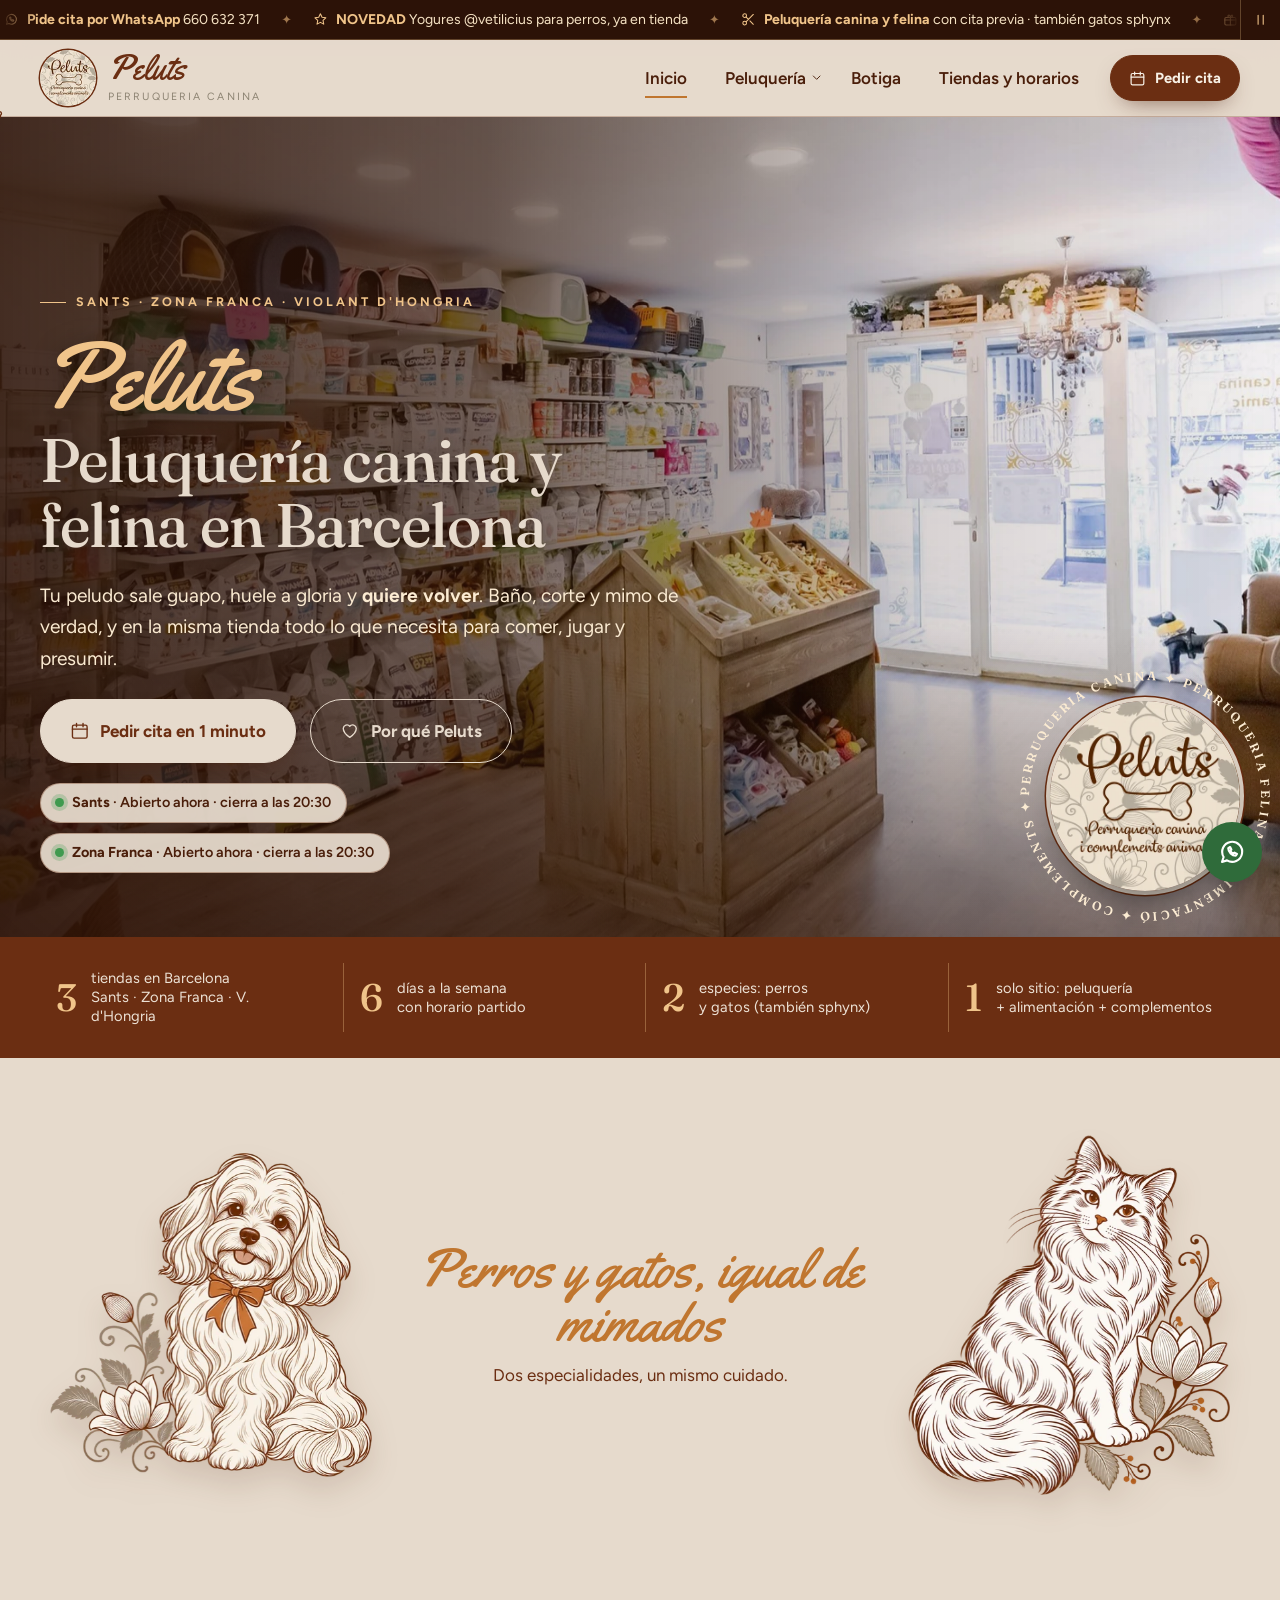
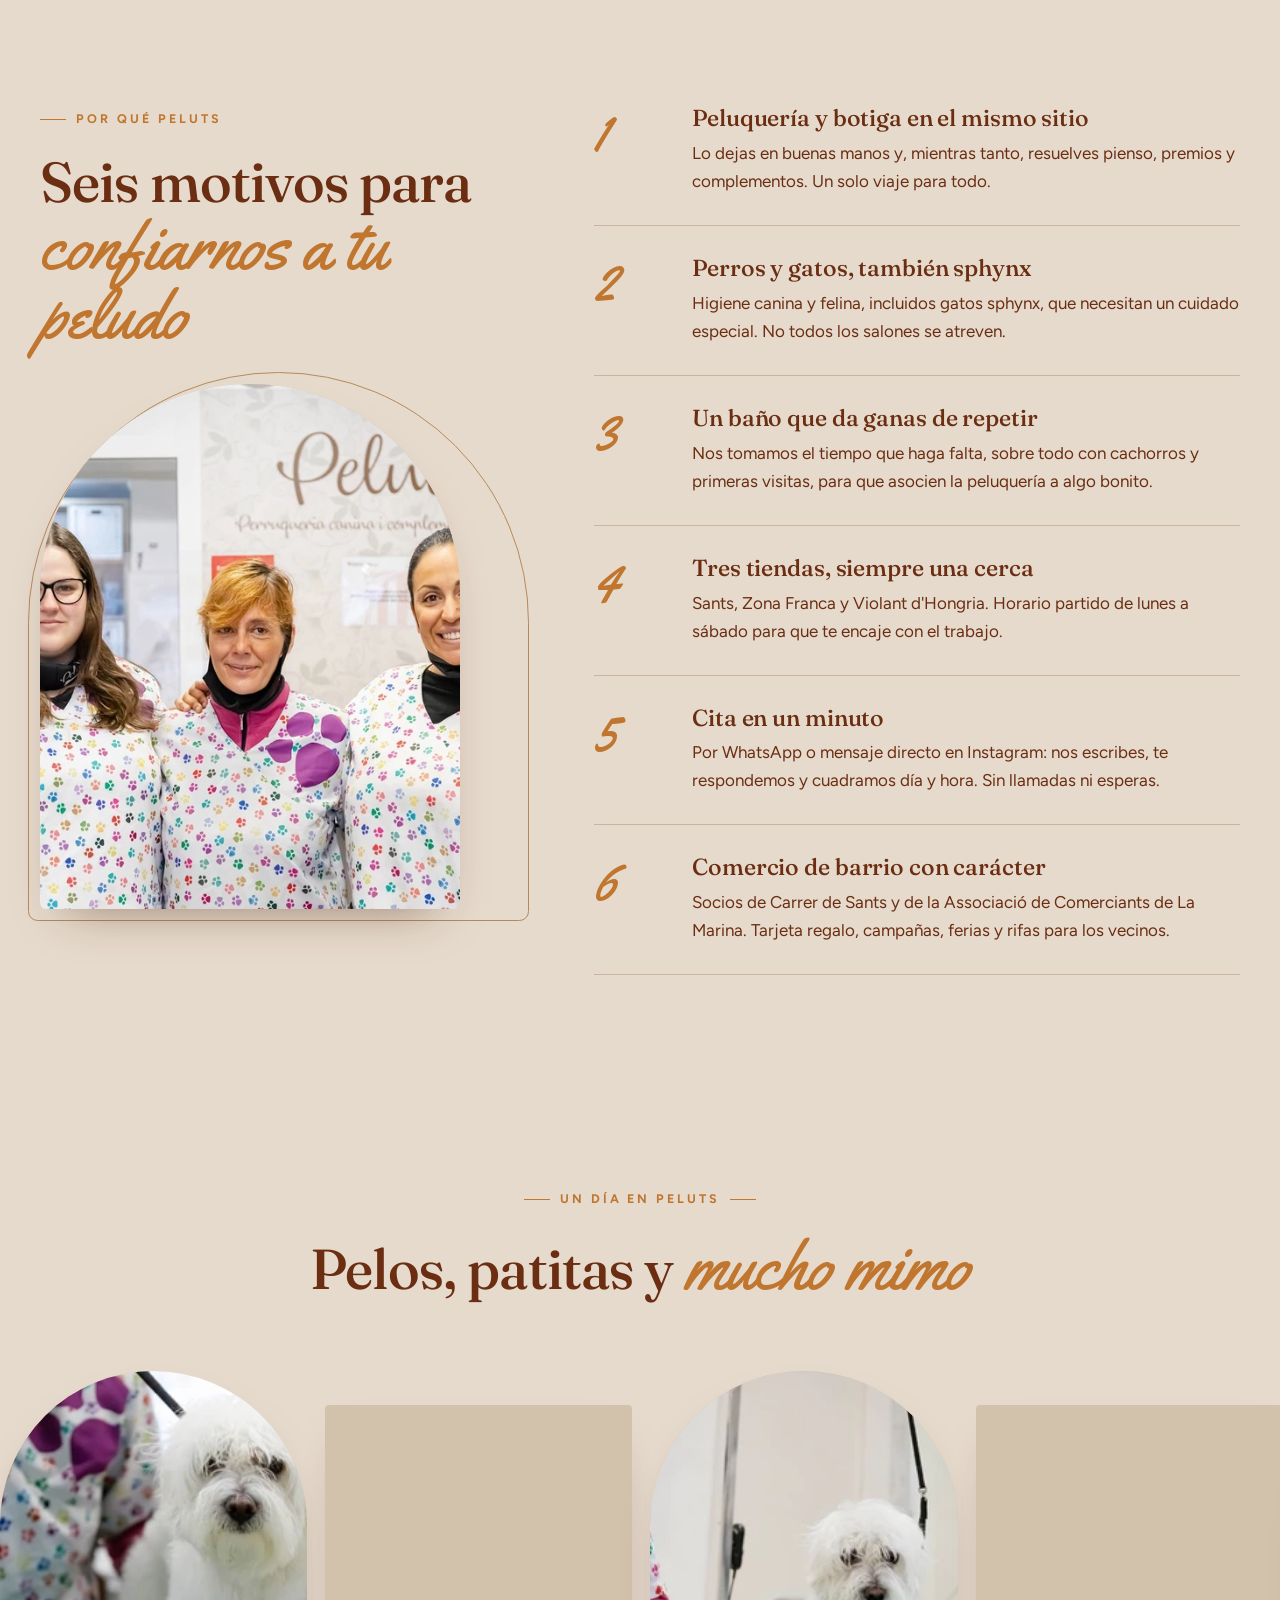
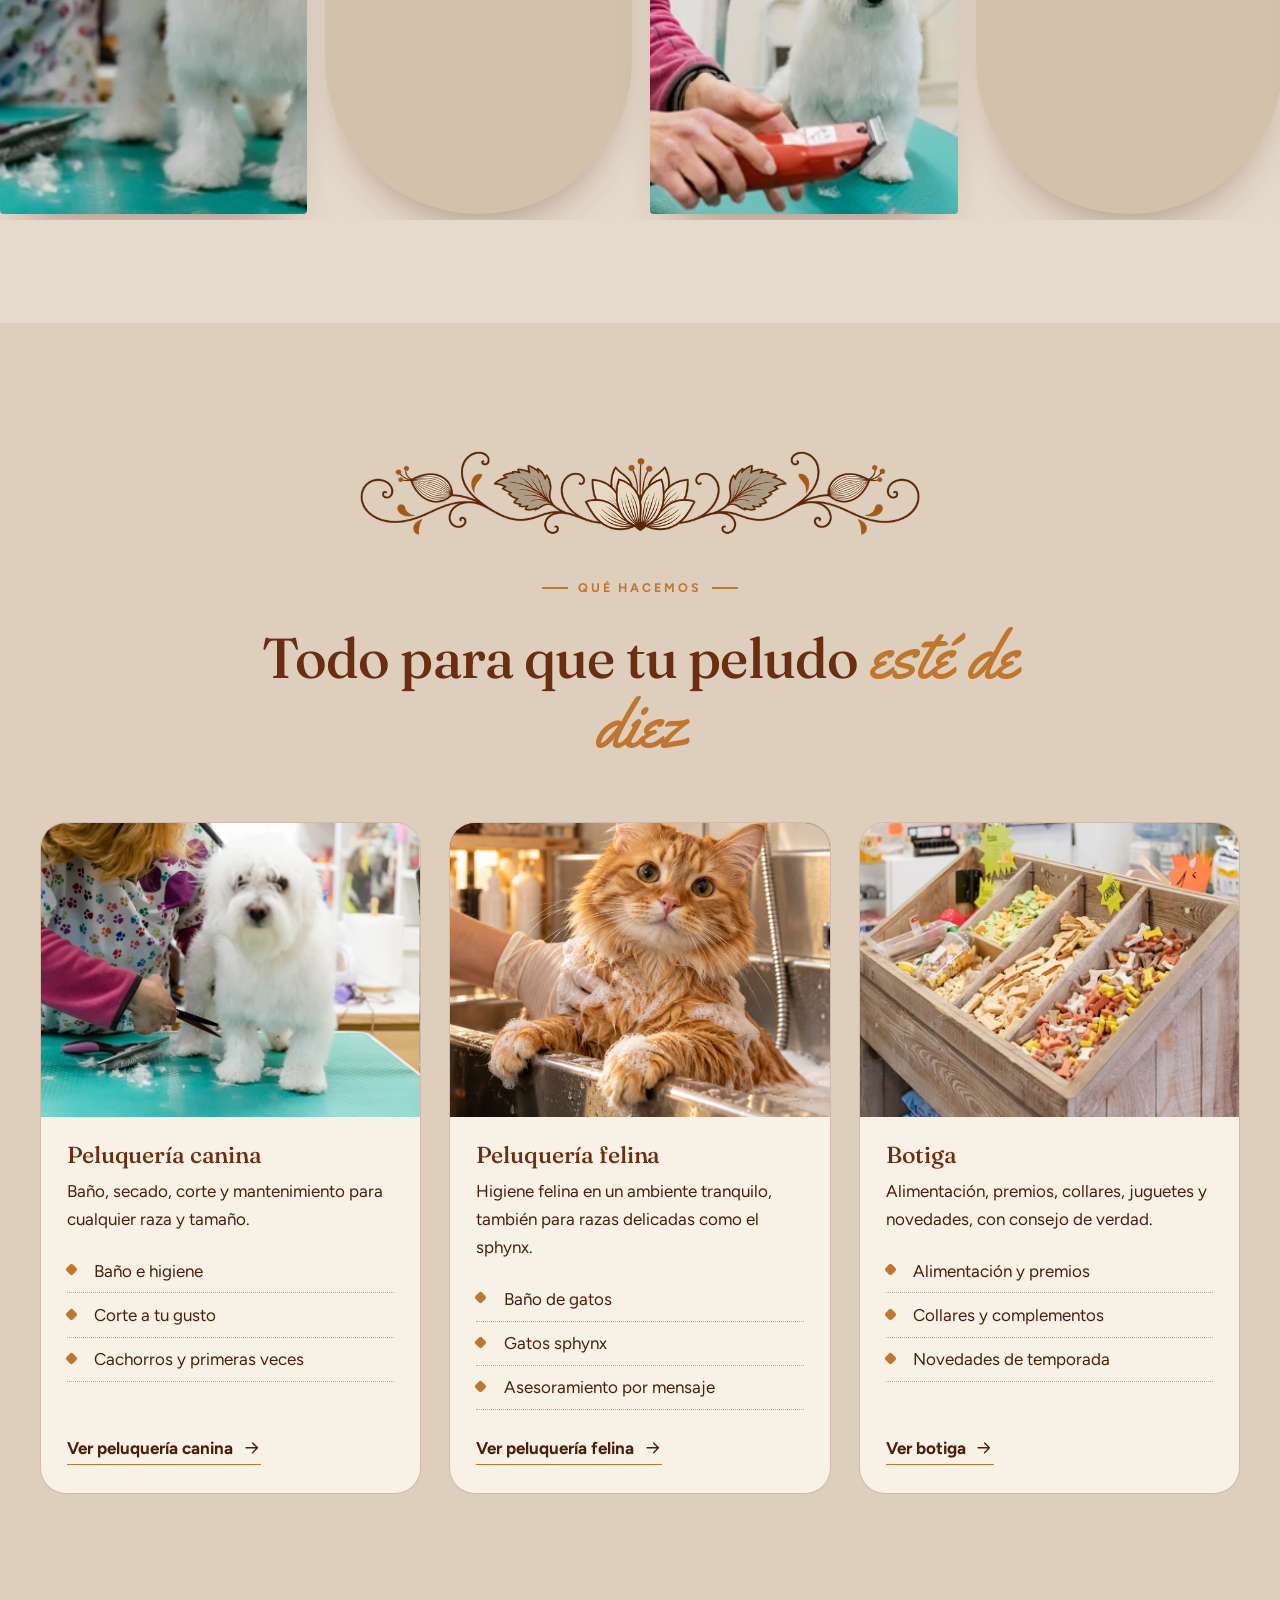
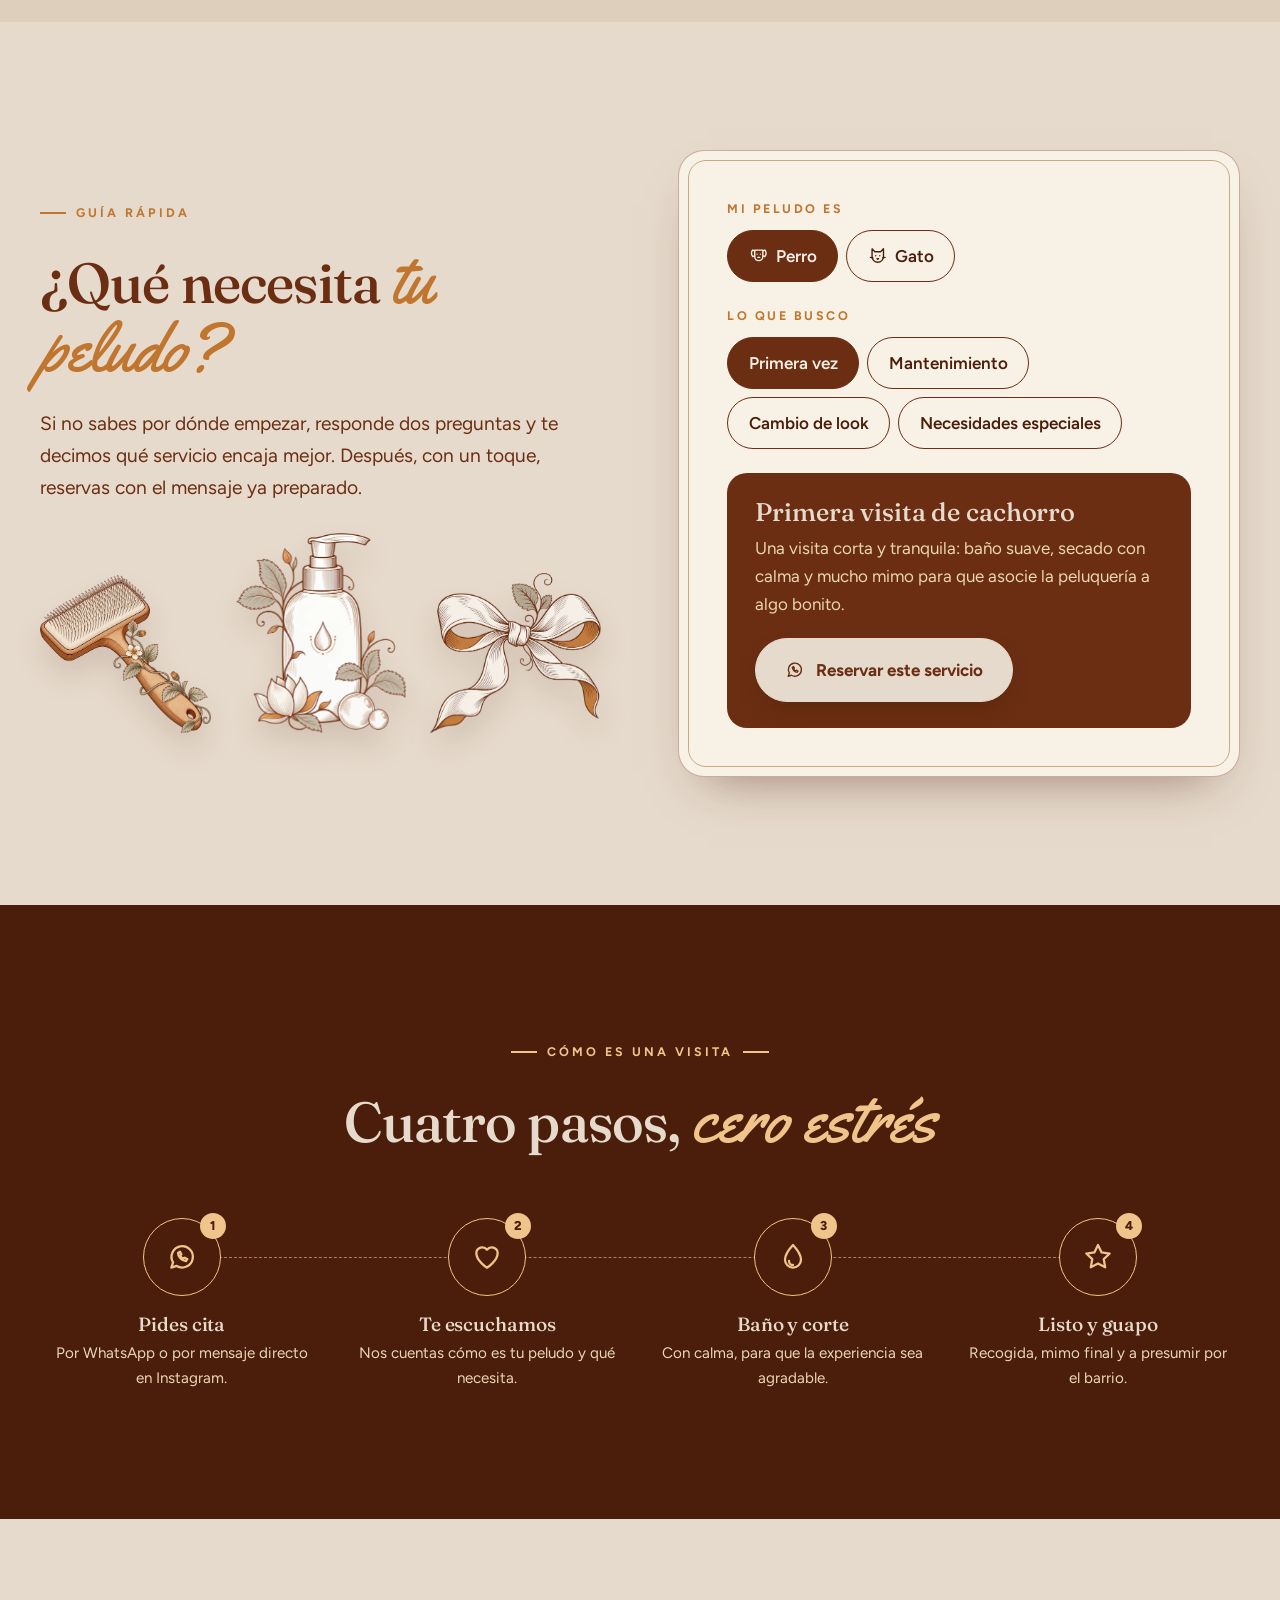
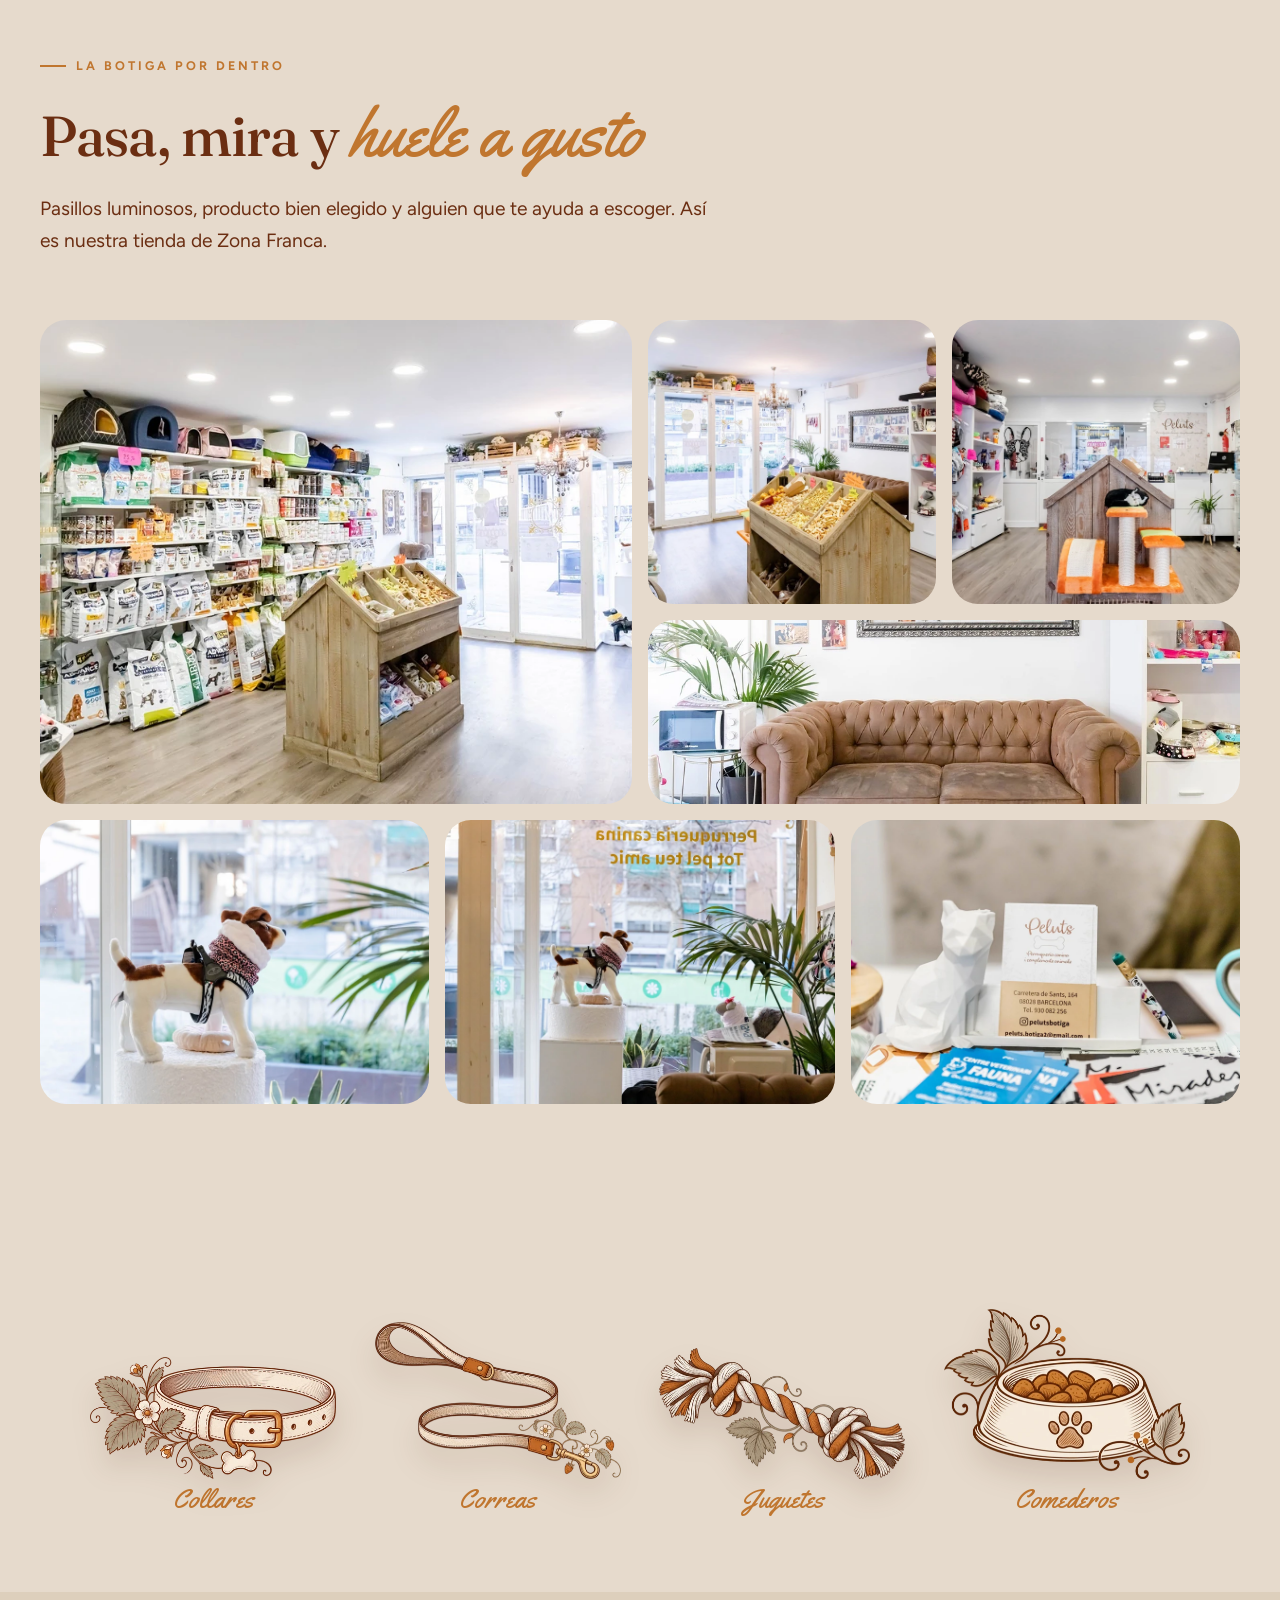
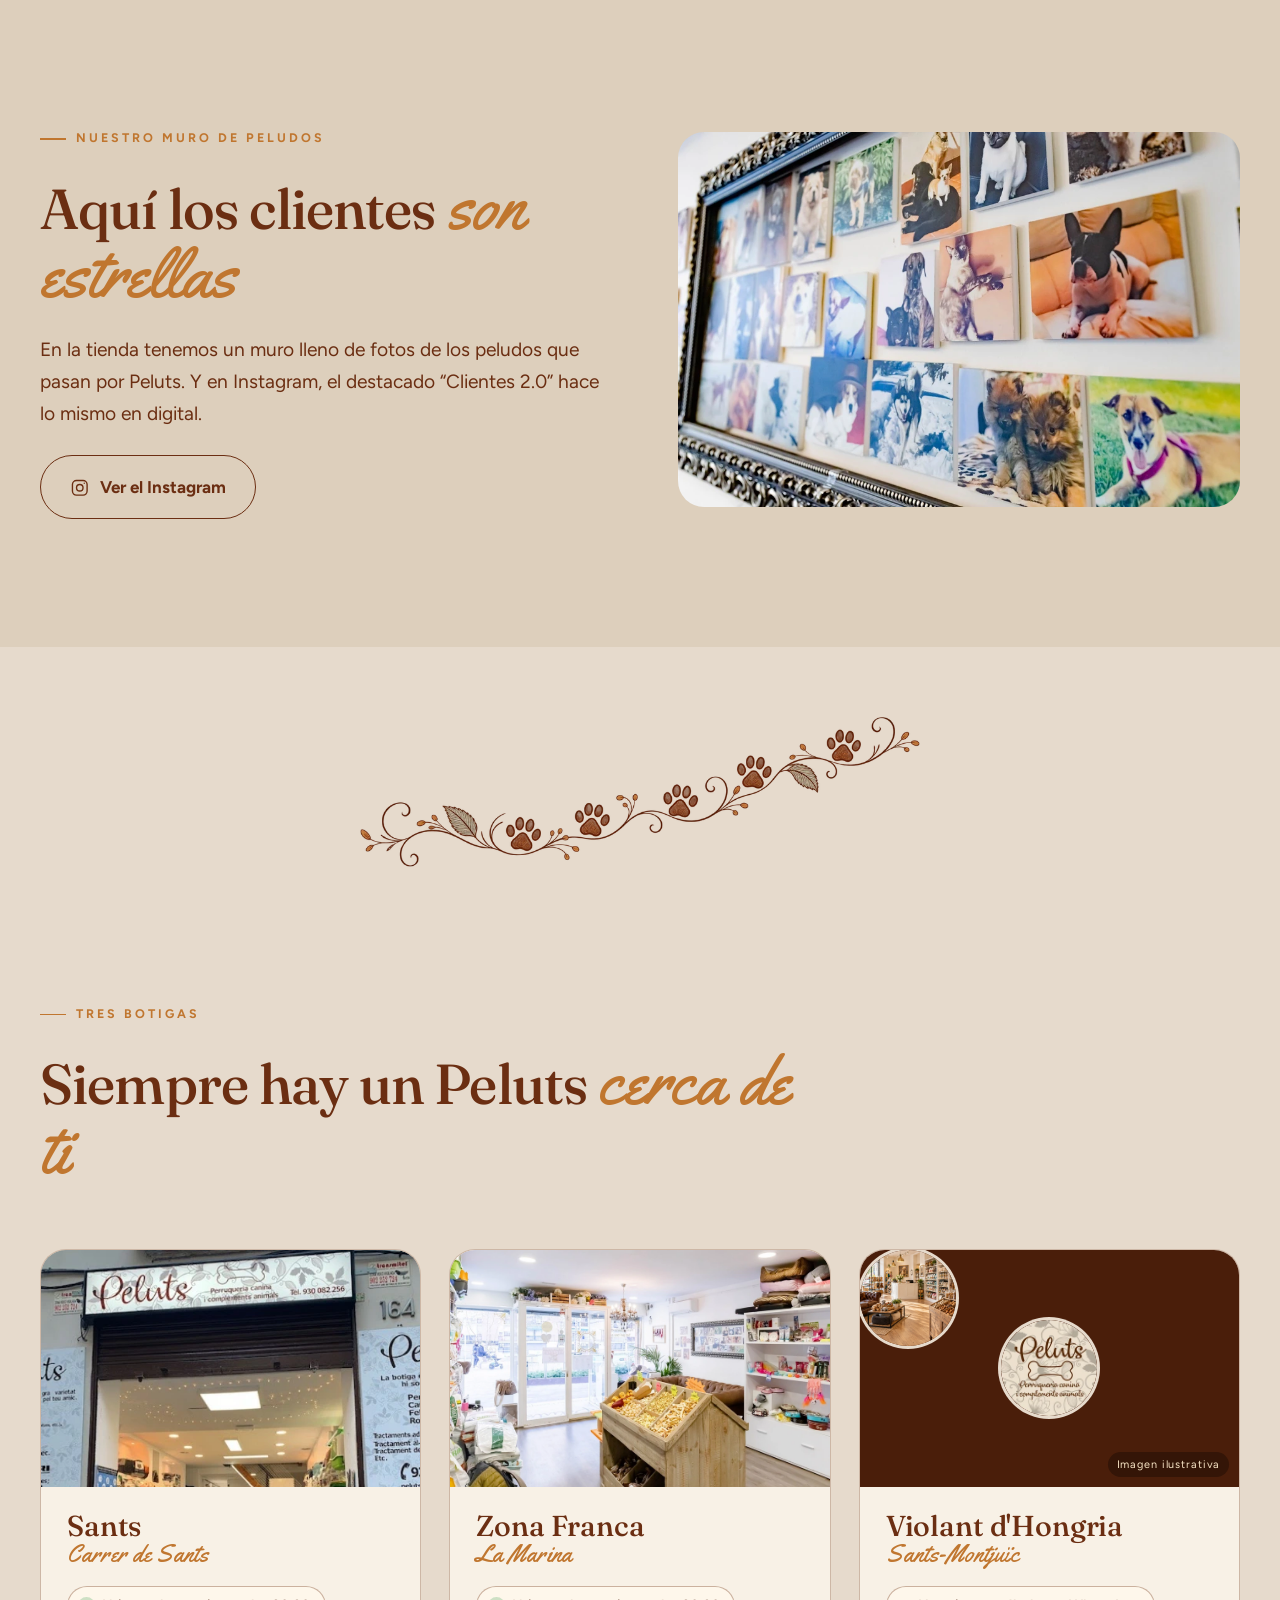
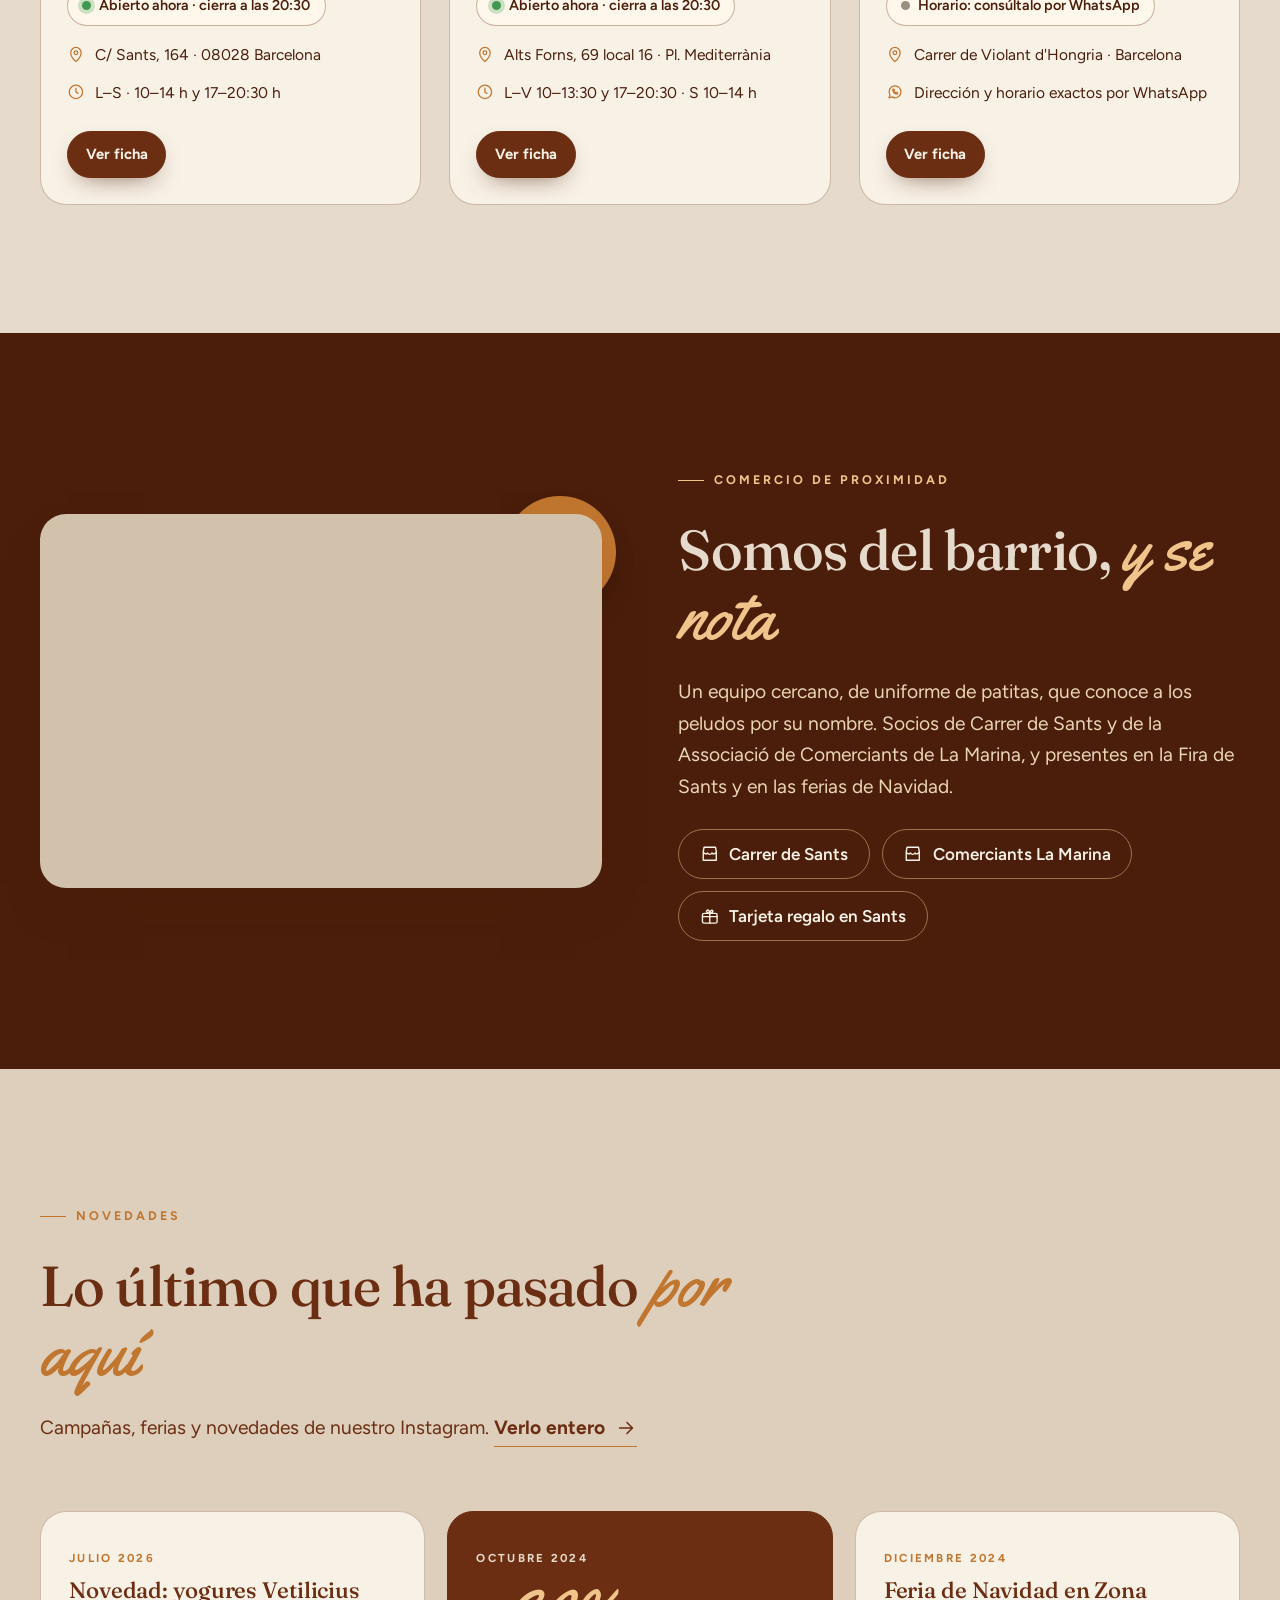
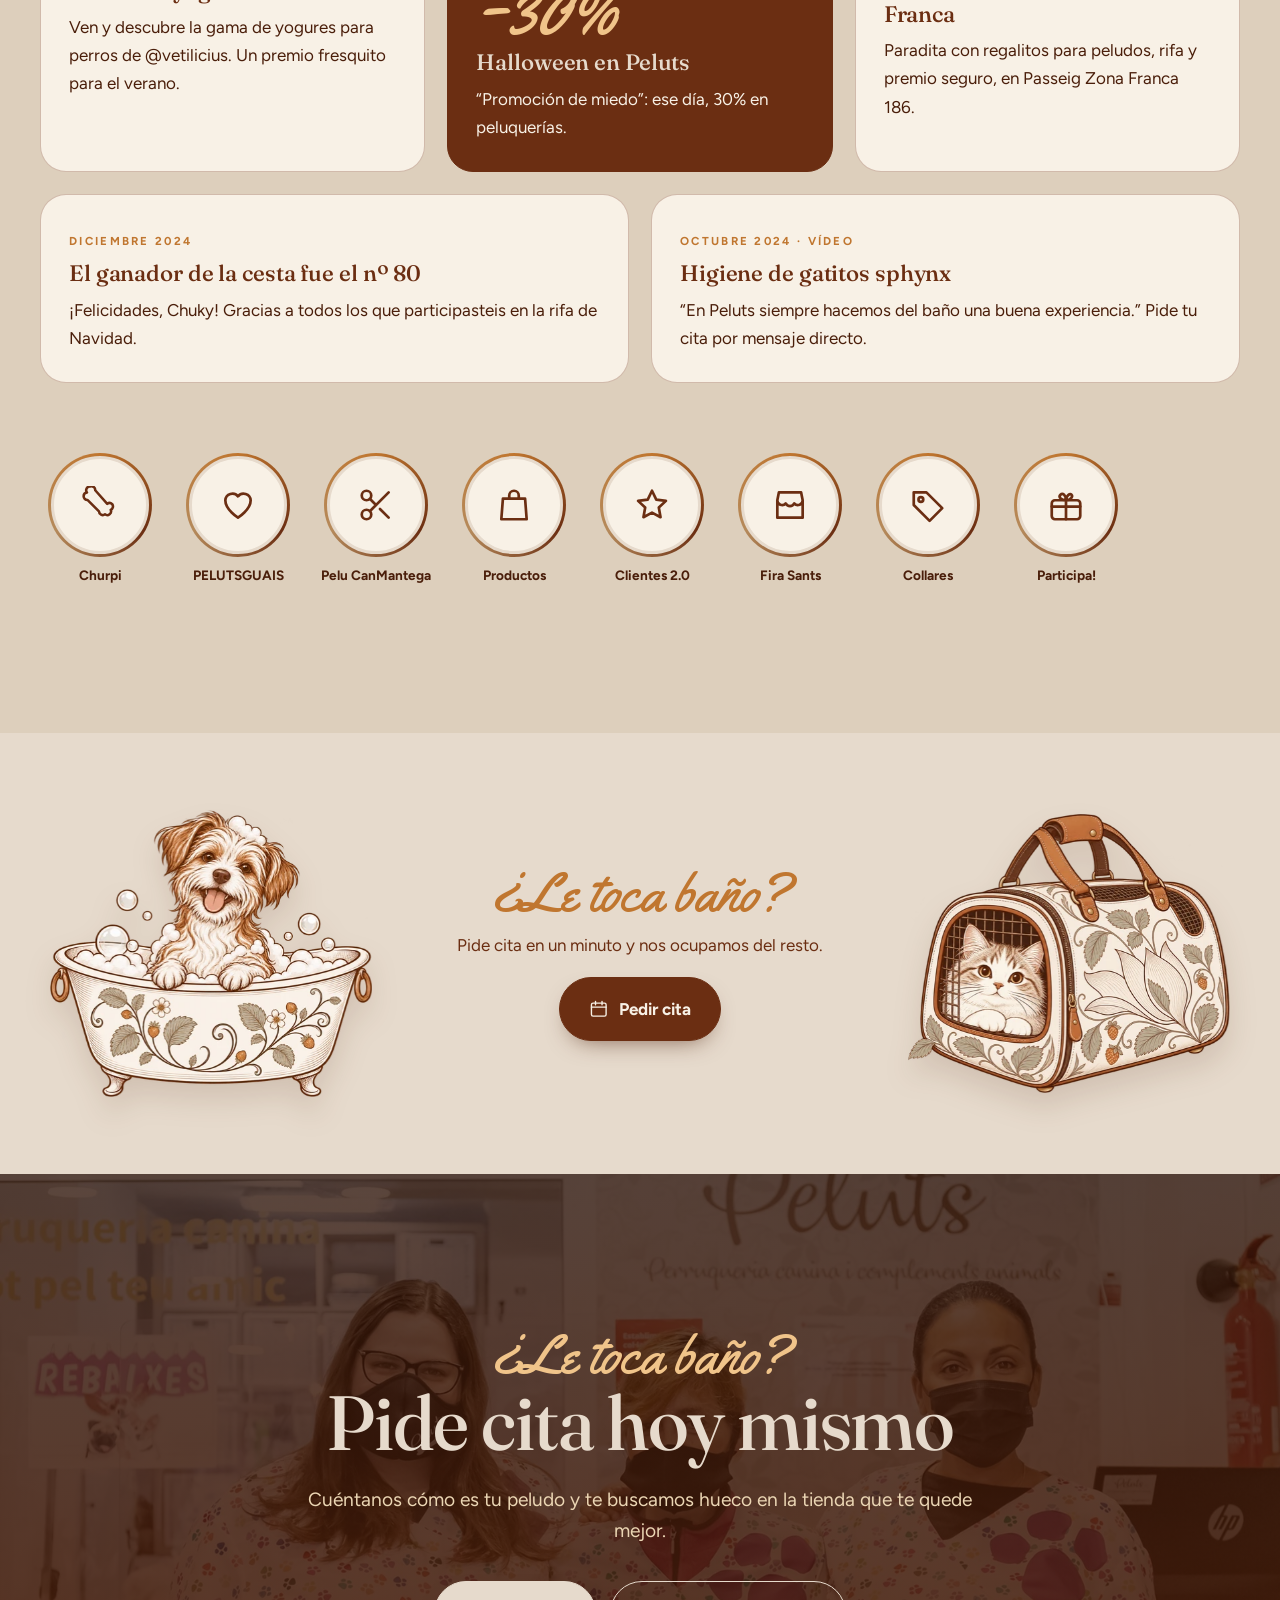
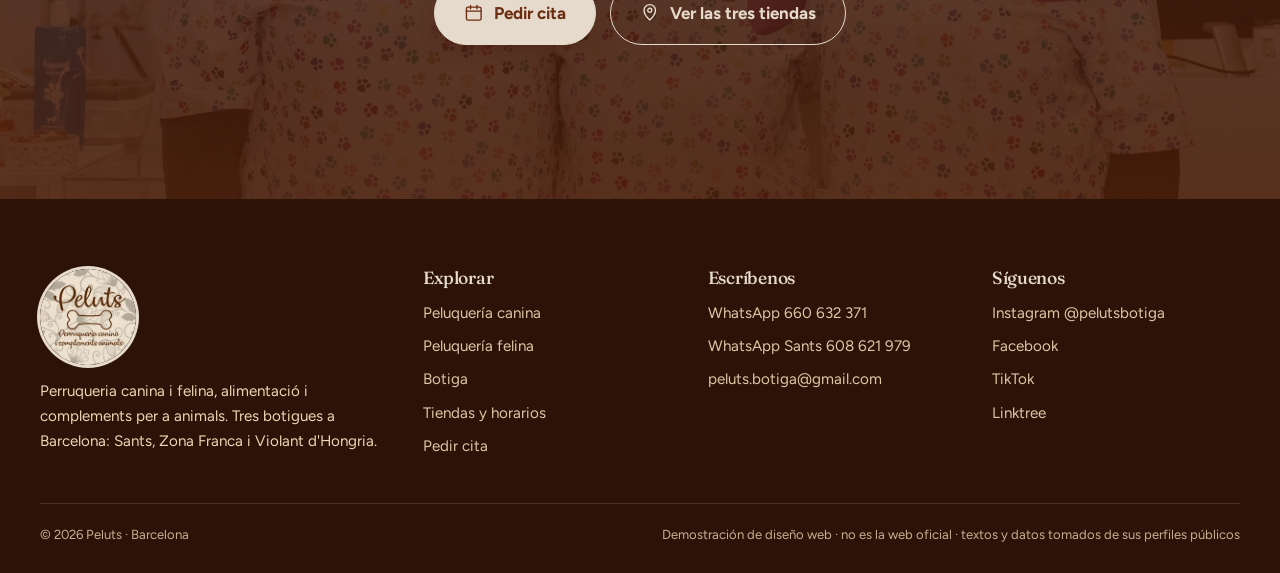
<file: index.html>
<!doctype html>
<html lang="es">
<head>
<meta charset="utf-8">
<meta name="viewport" content="width=device-width, initial-scale=1, viewport-fit=cover">
<title>Peluts · Peluquería canina y felina en Barcelona</title>
<meta name="description" content="Peluquería canina y felina, alimentación y complementos para animales en tres tiendas de Barcelona: Sants, Zona Franca y Violant d'Hongria.">
<meta name="robots" content="noindex, nofollow">
<meta name="theme-color" content="#6B2E12">
<link rel="icon" href="favicon.ico" sizes="any"><link rel="icon" type="image/png" href="assets/img/favicon-48.png">
<link rel="apple-touch-icon" href="assets/img/apple-touch-icon.png">
<meta property="og:type" content="website"><meta property="og:locale" content="es_ES"><meta property="og:site_name" content="Peluts"><meta property="og:title" content="Peluts · Peluquería canina y felina en Barcelona"><meta property="og:description" content="Peluquería canina y felina, alimentación y complementos para animales en tres tiendas de Barcelona: Sants, Zona Franca y Violant d'Hongria."><meta property="og:image" content="https://sefiro888.github.io/peluts/assets/img/og-logo.jpg?v=2"><meta property="og:image:width" content="1200"><meta property="og:image:height" content="630"><meta property="og:image:alt" content="Logotipo de Peluts: perruqueria canina i complements animals"><meta property="og:url" content="https://sefiro888.github.io/peluts/index.html"><meta name="twitter:card" content="summary_large_image">
<link rel="preconnect" href="https://fonts.googleapis.com"><link rel="preconnect" href="https://fonts.gstatic.com" crossorigin>
<link href="https://fonts.googleapis.com/css2?family=Figtree:wght@400;500;600;700;800&family=Fraunces:ital,opsz,wght@0,9..144,500;0,9..144,600;0,9..144,700;1,9..144,500&family=Yellowtail&display=swap" rel="stylesheet">
<link rel="stylesheet" href="assets/css/site.css">
<script>document.documentElement.classList.add('js');document.documentElement.setAttribute('data-fondo','limpio')</script>
<script type="application/ld+json">{"@context":"https://schema.org","@type":"PetStore","name":"Peluts","description":"Perruqueria canina i felina, alimentació i complements per a animals","url":"https://www.instagram.com/pelutsbotiga/","sameAs":["https://www.instagram.com/pelutsbotiga/","https://www.facebook.com/pelutsbotiga","https://www.tiktok.com/@animals.peluts"],"email":"peluts.botiga@gmail.com","address":[{"@type":"PostalAddress","streetAddress":"Carrer de Sants, 164","postalCode":"08028","addressLocality":"Barcelona","addressCountry":"ES"},{"@type":"PostalAddress","streetAddress":"Alts Forns, 69, local 16","addressLocality":"Barcelona","addressCountry":"ES"}]}</script>
</head>
<body>
<svg width="0" height="0" style="position:absolute" aria-hidden="true"><defs>
<symbol id="i-scissors" viewBox="0 0 24 24"><circle cx="6" cy="6" r="3"/><circle cx="6" cy="18" r="3"/><path d="M20 4 8.1 15.9M14.5 14.5 20 20M8.1 8.1 12 12"/></symbol>
<symbol id="i-paw" viewBox="0 0 24 24"><ellipse class="f" cx="12" cy="16" rx="5.5" ry="4.5" fill="currentColor" stroke="none"/><ellipse cx="5" cy="10" rx="2.2" ry="3" fill="currentColor" stroke="none"/><ellipse cx="9.5" cy="5.5" rx="2.2" ry="3" fill="currentColor" stroke="none"/><ellipse cx="14.5" cy="5.5" rx="2.2" ry="3" fill="currentColor" stroke="none"/><ellipse cx="19" cy="10" rx="2.2" ry="3" fill="currentColor" stroke="none"/></symbol>
<symbol id="i-bone" viewBox="0 0 24 24"><path d="M7 3.500a2.500 2.500 0 0 0-2 4 2.500 2.500 0 0 0-2.200 2.500A2.500 2.500 0 0 0 5.500 12.500L12 19l1 1a2.500 2.500 0 0 0 4 2 2.500 2.500 0 0 0 3.800-3 2.500 2.500 0 0 0 1-3.800 2.500 2.500 0 0 0-3.300-.2L10.500 6a2.500 2.500 0 0 0-3.500-2.500z" transform="translate(-1 -3) scale(.95)"/></symbol>
<symbol id="i-drop" viewBox="0 0 24 24"><path d="M12 3s6 6.500 6 11a6 6 0 0 1-12 0c0-4.500 6-11 6-11z"/><path d="M9 15a3 3 0 0 0 3 3"/></symbol>
<symbol id="i-cat" viewBox="0 0 24 24"><path d="M5 3.500 8.500 7h7L19 3.500V13a7 7 0 0 1-14 0z"/><path d="M9.500 12h.01M14.500 12h.01M11 15.500l1 .8 1-.8M3 14l3 .5M21 14l-3 .5"/></symbol>
<symbol id="i-dog" viewBox="0 0 24 24"><path d="M7 5h10v8a5 5 0 0 1-10 0z"/><path d="M7 6 4.500 5C2.500 7 2.500 11 4.500 13L7 12M17 6l2.500-1c2 2 2 6 0 8L17 12"/><path d="M10 10h.01M14 10h.01M11 14h2"/></symbol>
<symbol id="i-pin" viewBox="0 0 24 24"><path d="M12 21s7-6.200 7-12a7 7 0 0 0-14 0c0 5.800 7 12 7 12z"/><circle cx="12" cy="9" r="2.500"/></symbol>
<symbol id="i-phone" viewBox="0 0 24 24"><path d="M5 4h4l2 5-2.500 1.500a11 11 0 0 0 5 5L15 13l5 2v4a2 2 0 0 1-2 2A16 16 0 0 1 3 6a2 2 0 0 1 2-2z"/></symbol>
<symbol id="i-wa" viewBox="0 0 24 24"><path d="M4 20l1.300-4A8 8 0 1 1 8 18.700z"/><path d="M9 9c0 3 3 6 6 6l1-1.500-2-1-1 .8c-1-.5-1.800-1.300-2.300-2.300l.8-1-1-2z"/></symbol>
<symbol id="i-ig" viewBox="0 0 24 24"><rect x="3" y="3" width="18" height="18" rx="5"/><circle cx="12" cy="12" r="4"/><path d="M17.500 6.500h.01"/></symbol>
<symbol id="i-clock" viewBox="0 0 24 24"><circle cx="12" cy="12" r="9"/><path d="M12 7v5l3 2"/></symbol>
<symbol id="i-gift" viewBox="0 0 24 24"><rect x="3" y="9" width="18" height="12" rx="2"/><path d="M12 9v12M3 13h18M12 9C9 9 7 7 8.500 5.500S12 6 12 9c0-3 2.500-4.500 3.500-3.500S15 9 12 9z"/></symbol>
<symbol id="i-heart" viewBox="0 0 24 24"><path d="M12 20s-8-5-8-11a4.500 4.500 0 0 1 8-2.500A4.500 4.500 0 0 1 20 9c0 6-8 11-8 11z"/></symbol>
<symbol id="i-tag" viewBox="0 0 24 24"><path d="M3 12V4h8l10 10-8 8z"/><circle cx="7.500" cy="8.500" r="1.500"/></symbol>
<symbol id="i-cup" viewBox="0 0 24 24"><path d="M5 8h14l-1.500 12h-11z"/><path d="M4 8h16M8 4h8M9 13h6"/></symbol>
<symbol id="i-arrow" viewBox="0 0 24 24"><path d="M5 12h14M13 6l6 6-6 6"/></symbol>
<symbol id="i-store" viewBox="0 0 24 24"><path d="M4 9l1-5h14l1 5M4 9v11h16V9M4 9a3 3 0 0 0 5.300 2 3 3 0 0 0 5.400 0A3 3 0 0 0 20 9"/></symbol>
<symbol id="i-cal" viewBox="0 0 24 24"><rect x="3" y="5" width="18" height="16" rx="2"/><path d="M3 10h18M8 3v4M16 3v4"/></symbol>
<symbol id="i-star" viewBox="0 0 24 24"><path d="m12 3 2.700 5.600 6.100.8-4.500 4.200 1.100 6.100L12 16.800 6.600 19.700l1.100-6.100L3.200 9.400l6.100-.8z"/></symbol>
<symbol id="i-menu" viewBox="0 0 24 24"><path d="M4 7h16M4 12h16M4 17h16"/></symbol>
<symbol id="i-sparkle" viewBox="0 0 24 24"><path d="M12 3v5M12 16v5M3 12h5M16 12h5M6 6l3 3M15 15l3 3M18 6l-3 3M9 15l-3 3"/></symbol>
<symbol id="i-bag" viewBox="0 0 24 24"><path d="M5 8h14l1 13H4z"/><path d="M9 8V6a3 3 0 0 1 6 0v2"/></symbol>
<symbol id="i-fish" viewBox="0 0 24 24"><path d="M3 12c3-5 9-6 13-3l5-3v12l-5-3c-4 3-10 2-13-3z"/><path d="M8 11h.01"/></symbol>
<symbol id="i-ghost" viewBox="0 0 24 24"><path d="M5 21V10a7 7 0 0 1 14 0v11l-3-2-2 2-2-2-2 2-2-2z"/><path d="M9.500 10h.01M14.500 10h.01"/></symbol>
<symbol id="i-tree" viewBox="0 0 24 24"><path d="M12 3 6 11h3l-4 6h14l-4-6h3z"/><path d="M12 17v4"/></symbol>
<symbol id="i-pause" viewBox="0 0 24 24"><path d="M8 5v14M16 5v14"/></symbol>
<symbol id="i-play" viewBox="0 0 24 24"><path d="M7 4l12 8-12 8z"/></symbol>
<symbol id="i-chev" viewBox="0 0 24 24"><path d="m6 9 6 6 6-6"/></symbol>
<symbol id="i-check" viewBox="0 0 24 24"><path d="m5 12 5 5 9-10"/></symbol>
<symbol id="i-sun" viewBox="0 0 24 24"><circle cx="12" cy="12" r="4"/><path d="M12 3v2M12 19v2M3 12h2M19 12h2M5.600 5.600 7 7M17 17l1.400 1.400M18.400 5.600 17 7M7 17l-1.400 1.400"/></symbol>
<symbol id="i-comb" viewBox="0 0 24 24"><path d="M4 8h16v4H4zM6 12v6M9 12v6M12 12v6M15 12v6M18 12v6"/></symbol>
<symbol id="i-shield" viewBox="0 0 24 24"><path d="M12 3 5 6v6c0 4.500 3 7.500 7 9 4-1.500 7-4.500 7-9V6z"/><path d="m9 12 2 2 4-4"/></symbol>
</defs></svg>
<a class="skip" href="#contenido">Saltar al contenido</a>
<div class="intro" aria-hidden="true"><div class="intro-core"><div class="intro-seal"><img src="assets/img/logo-420.webp" width="420" height="420" alt=""></div><p class="intro-txt">Bienvenido, peludo</p><p class="intro-skip">Toca para entrar</p></div></div>
<div class="topbar">
<div class="ann" role="region" aria-label="Avisos importantes"><div class="ann-viewport"><div class="ann-track"><a class="ann-it" href="cita.html"><svg class="ico " aria-hidden="true"><use href="#i-wa"/></svg><span><b>Pide cita por WhatsApp</b> 660 632 371</span></a><i class="ann-sep" aria-hidden="true">✦</i><a class="ann-it" href="tienda.html"><svg class="ico " aria-hidden="true"><use href="#i-star"/></svg><span><b>NOVEDAD</b> Yogures @vetilicius para perros, ya en tienda</span></a><i class="ann-sep" aria-hidden="true">✦</i><a class="ann-it" href="peluqueria.html"><svg class="ico " aria-hidden="true"><use href="#i-scissors"/></svg><span><b>Peluquería canina y felina</b> con cita previa · también gatos sphynx</span></a><i class="ann-sep" aria-hidden="true">✦</i><a class="ann-it" href="tiendas.html#sants"><svg class="ico " aria-hidden="true"><use href="#i-gift"/></svg><span><b>Tarjeta regalo</b> admitida en la tienda de Sants (Carrer de Sants)</span></a><i class="ann-sep" aria-hidden="true">✦</i><a class="ann-it" href="tiendas.html#sants"><svg class="ico " aria-hidden="true"><use href="#i-clock"/></svg><span><b>Sants</b> <span data-live="sants">consultando horario…</span></span></a><i class="ann-sep" aria-hidden="true">✦</i><a class="ann-it" href="tiendas.html#zonafranca"><svg class="ico " aria-hidden="true"><use href="#i-clock"/></svg><span><b>Zona Franca</b> <span data-live="zf">consultando horario…</span></span></a><i class="ann-sep" aria-hidden="true">✦</i><a class="ann-it" href="https://www.instagram.com/pelutsbotiga/" target="_blank" rel="noopener"><svg class="ico " aria-hidden="true"><use href="#i-ig"/></svg><span><b>Instagram @pelutsbotiga</b> ferias, campañas y novedades</span></a><i class="ann-sep" aria-hidden="true">✦</i><a class="ann-it" href="https://www.instagram.com/pelutsbotiga/" target="_blank" rel="noopener"><svg class="ico " aria-hidden="true"><use href="#i-tree"/></svg><span><b>Horarios de fiestas</b> los avisamos siempre en Instagram</span></a><i class="ann-sep" aria-hidden="true">✦</i><span class="ann-dup" aria-hidden="true"><a class="ann-it" href="cita.html"><svg class="ico " aria-hidden="true"><use href="#i-wa"/></svg><span><b>Pide cita por WhatsApp</b> 660 632 371</span></a><i class="ann-sep" aria-hidden="true">✦</i><a class="ann-it" href="tienda.html"><svg class="ico " aria-hidden="true"><use href="#i-star"/></svg><span><b>NOVEDAD</b> Yogures @vetilicius para perros, ya en tienda</span></a><i class="ann-sep" aria-hidden="true">✦</i><a class="ann-it" href="peluqueria.html"><svg class="ico " aria-hidden="true"><use href="#i-scissors"/></svg><span><b>Peluquería canina y felina</b> con cita previa · también gatos sphynx</span></a><i class="ann-sep" aria-hidden="true">✦</i><a class="ann-it" href="tiendas.html#sants"><svg class="ico " aria-hidden="true"><use href="#i-gift"/></svg><span><b>Tarjeta regalo</b> admitida en la tienda de Sants (Carrer de Sants)</span></a><i class="ann-sep" aria-hidden="true">✦</i><a class="ann-it" href="tiendas.html#sants"><svg class="ico " aria-hidden="true"><use href="#i-clock"/></svg><span><b>Sants</b> <span data-live="sants">consultando horario…</span></span></a><i class="ann-sep" aria-hidden="true">✦</i><a class="ann-it" href="tiendas.html#zonafranca"><svg class="ico " aria-hidden="true"><use href="#i-clock"/></svg><span><b>Zona Franca</b> <span data-live="zf">consultando horario…</span></span></a><i class="ann-sep" aria-hidden="true">✦</i><a class="ann-it" href="https://www.instagram.com/pelutsbotiga/" target="_blank" rel="noopener"><svg class="ico " aria-hidden="true"><use href="#i-ig"/></svg><span><b>Instagram @pelutsbotiga</b> ferias, campañas y novedades</span></a><i class="ann-sep" aria-hidden="true">✦</i><a class="ann-it" href="https://www.instagram.com/pelutsbotiga/" target="_blank" rel="noopener"><svg class="ico " aria-hidden="true"><use href="#i-tree"/></svg><span><b>Horarios de fiestas</b> los avisamos siempre en Instagram</span></a><i class="ann-sep" aria-hidden="true">✦</i></span></div></div><button class="ann-pause" type="button" aria-label="Pausar avisos" aria-pressed="false"><svg class="ico " aria-hidden="true"><use href="#i-pause"/></svg></button></div>
<header class="site-header">
<div class="progress" aria-hidden="true"><span></span><i><svg class="ico " aria-hidden="true"><use href="#i-bone"/></svg></i></div>
<div class="wrap header-in">
 <a class="brand" href="index.html" aria-label="Peluts, inicio"><img src="assets/img/logo-96.webp" width="54" height="54" alt=""><span><b>Peluts</b><small>Perruqueria canina</small></span></a>
 <button class="burger" aria-label="Abrir menú" aria-expanded="false" aria-controls="nav"><svg class="ico " aria-hidden="true"><use href="#i-menu"/></svg></button>
 <nav class="nav" id="nav" aria-label="Principal"><a href="index.html" aria-current="page">Inicio</a><div class="has-sub"><a href="peluqueria.html">Peluquería</a><button class="sub-toggle" type="button" aria-expanded="false" aria-label="Ver Perros y Gatos"><svg class="ico " aria-hidden="true"><use href="#i-chev"/></svg></button><div class="sub"><a href="perros.html"><svg class="ico " aria-hidden="true"><use href="#i-dog"/></svg> Perros</a><a href="gatos.html"><svg class="ico " aria-hidden="true"><use href="#i-cat"/></svg> Gatos</a></div></div><a href="tienda.html">Botiga</a><a href="tiendas.html">Tiendas y horarios</a><a class="btn sm" href="cita.html"><svg class="ico " aria-hidden="true"><use href="#i-cal"/></svg> Pedir cita</a></nav>
</div></header></div>
<main id="contenido">

<section class="hf tall home"><div class="hf-bg"><img src="assets/img/fotos/3380-2400.webp" srcset="assets/img/fotos/3380-480.webp 480w, assets/img/fotos/3380-900.webp 900w, assets/img/fotos/3380-1600.webp 1600w, assets/img/fotos/3380-2400.webp 2000w" sizes="100vw" width="2000" height="1333" alt="Interior luminoso de la tienda Peluts" style="object-position:50% 60%" fetchpriority="high" decoding="async"></div><div class="hf-shade"></div>
<div class="wrap hf-in">
  <span class="kicker l rv">Sants · Zona Franca · Violant d'Hongria</span>
  <h1 class="rv d1"><span class="script">Peluts</span>Peluquería canina y felina en Barcelona</h1>
  <p class="lead rv d2">Tu peludo sale guapo, huele a gloria y <strong>quiere volver</strong>. Baño, corte y mimo de verdad, y en la misma tienda todo lo que necesita para comer, jugar y presumir.</p>
  <div class="hero-cta rv d3"><a class="btn light" href="cita.html"><svg class="ico " aria-hidden="true"><use href="#i-cal"/></svg> Pedir cita en 1 minuto</a><a class="btn ghost light" href="#por-que"><svg class="ico " aria-hidden="true"><use href="#i-heart"/></svg> Por qué Peluts</a></div>
  <div class="hero-meta rv d3"><span class="chip status" data-status="sants"><span class="dot"></span><span><b>Sants</b> · <span class="t">Comprobando horario…</span></span></span> <span class="chip status" data-status="zf"><span class="dot"></span><span><b>Zona Franca</b> · <span class="t">Comprobando horario…</span></span></span></div>
</div>
<div class="seal-wrap"><svg class="ring" viewBox="0 0 200 200" aria-hidden="true"><defs><path id="c" d="M100 100m-91 0a91 91 0 1 1 182 0a91 91 0 1 1-182 0"/></defs><text><textPath href="#c" textLength="566" lengthAdjust="spacing">PERRUQUERIA CANINA ✦ PERRUQUERIA FELINA ✦ ALIMENTACIÓ ✦ COMPLEMENTS ✦ </textPath></text></svg><img class="seal" src="assets/img/logo-420.webp" width="420" height="420" alt="Logotipo de Peluts"></div>
</section>

<div class="trust"><div class="wrap trust-in">
 <div class="trust-it"><b data-n="3">3</b><span>tiendas en Barcelona<br>Sants · Zona Franca · V. d'Hongria</span></div>
 <div class="trust-it"><b data-n="6">6</b><span>días a la semana<br>con horario partido</span></div>
 <div class="trust-it"><b data-n="2">2</b><span>especies: perros<br>y gatos (también sphynx)</span></div>
 <div class="trust-it"><b data-n="1">1</b><span>solo sitio: peluquería<br>+ alimentación + complementos</span></div>
</div></div>

<section class="inter"><div class="inter-in"><div class="a rv"><img class="deco " src="assets/img/deco/perro.webp" srcset="assets/img/deco/perro-s.webp 480w, assets/img/deco/perro.webp 900w" sizes="(max-width:760px) 45vw, 340px" width="900" height="907" alt="" aria-hidden="true" loading="lazy" decoding="async"></div><div class="t rv d1"><span class="script">Perros y gatos, igual de mimados</span><p>Dos especialidades, un mismo cuidado.</p></div><div class="b rv d2"><img class="deco d2" src="assets/img/deco/gato.webp" srcset="assets/img/deco/gato-s.webp 480w, assets/img/deco/gato.webp 900w" sizes="(max-width:760px) 45vw, 340px" width="900" height="1009" alt="" aria-hidden="true" loading="lazy" decoding="async"></div></div></section><section id="por-que">
<div class="wrap why">
 <div class="why-side">
  <span class="kicker l rv">Por qué Peluts</span>
  <h2 class="rv d1" style="margin-top:.4em">Seis motivos para <em class="s">confiarnos a tu peludo</em></h2>
  <div class="frame rv d2"><div class="arch"><img src="assets/img/fotos/3408-2400.webp" srcset="assets/img/fotos/3408-480.webp 480w, assets/img/fotos/3408-900.webp 900w, assets/img/fotos/3408-1600.webp 1600w, assets/img/fotos/3408-2400.webp 2000w" sizes="(max-width:900px) 100vw, 50vw" width="2000" height="1333" alt="El equipo de Peluts con uniforme de patitas" style="object-position:50% 30%" loading="lazy" decoding="async"></div></div>
 </div>
 <div class="why-list">
  <div class="why-it rv"><span class="n">1</span><div><h3>Peluquería y botiga en el mismo sitio</h3><p>Lo dejas en buenas manos y, mientras tanto, resuelves pienso, premios y complementos. Un solo viaje para todo.</p></div></div>
  <div class="why-it rv"><span class="n">2</span><div><h3>Perros y gatos, también sphynx</h3><p>Higiene canina y felina, incluidos gatos sphynx, que necesitan un cuidado especial. No todos los salones se atreven.</p></div></div>
  <div class="why-it rv"><span class="n">3</span><div><h3>Un baño que da ganas de repetir</h3><p>Nos tomamos el tiempo que haga falta, sobre todo con cachorros y primeras visitas, para que asocien la peluquería a algo bonito.</p></div></div>
  <div class="why-it rv"><span class="n">4</span><div><h3>Tres tiendas, siempre una cerca</h3><p>Sants, Zona Franca y Violant d'Hongria. Horario partido de lunes a sábado para que te encaje con el trabajo.</p></div></div>
  <div class="why-it rv"><span class="n">5</span><div><h3>Cita en un minuto</h3><p>Por WhatsApp o mensaje directo en Instagram: nos escribes, te respondemos y cuadramos día y hora. Sin llamadas ni esperas.</p></div></div>
  <div class="why-it rv"><span class="n">6</span><div><h3>Comercio de barrio con carácter</h3><p>Socios de Carrer de Sants y de la Associació de Comerciants de La Marina. Tarjeta regalo, campañas, ferias y rifas para los vecinos.</p></div></div>
 </div>
</div>
</section>

<section style="padding-block:clamp(40px,6vw,80px) clamp(60px,8vw,110px);overflow:hidden">
<div class="wrap"><div class="sec-head center"><span class="kicker rv">Un día en Peluts</span><h2 class="rv d1">Pelos, patitas y <em class="s">mucho mimo</em></h2></div></div>
<div class="film" aria-label="Fotos de Peluts"><div class="film-track"><figure><img src="assets/img/fotos/3374-2400.webp" srcset="assets/img/fotos/3374-480.webp 480w, assets/img/fotos/3374-900.webp 900w, assets/img/fotos/3374-1600.webp 1600w, assets/img/fotos/3374-2400.webp 2000w" sizes="320px" width="2000" height="1333" alt="Perro maltés recién arreglado" style="object-position:center" loading="lazy" decoding="async"></figure><figure><img src="assets/img/fotos/3380-2400.webp" srcset="assets/img/fotos/3380-480.webp 480w, assets/img/fotos/3380-900.webp 900w, assets/img/fotos/3380-1600.webp 1600w, assets/img/fotos/3380-2400.webp 2000w" sizes="320px" width="2000" height="1333" alt="Interior de Peluts" style="object-position:center" loading="lazy" decoding="async"></figure><figure><img src="assets/img/fotos/3367-2400.webp" srcset="assets/img/fotos/3367-480.webp 480w, assets/img/fotos/3367-900.webp 900w, assets/img/fotos/3367-1600.webp 1600w, assets/img/fotos/3367-2400.webp 2000w" sizes="320px" width="2000" height="1333" alt="Corte de pelo en la peluquería" style="object-position:center" loading="lazy" decoding="async"></figure><figure><img src="assets/img/fotos/3352-2400.webp" srcset="assets/img/fotos/3352-480.webp 480w, assets/img/fotos/3352-900.webp 900w, assets/img/fotos/3352-1600.webp 1600w, assets/img/fotos/3352-2400.webp 2000w" sizes="320px" width="2000" height="1333" alt="Galletas a granel" style="object-position:center" loading="lazy" decoding="async"></figure><figure><img src="assets/img/fotos/3370-2400.webp" srcset="assets/img/fotos/3370-480.webp 480w, assets/img/fotos/3370-900.webp 900w, assets/img/fotos/3370-1600.webp 1600w, assets/img/fotos/3370-2400.webp 2000w" sizes="320px" width="2000" height="1333" alt="Peluquera con un maltés" style="object-position:center" loading="lazy" decoding="async"></figure><figure><img src="assets/img/fotos/3385-2400.webp" srcset="assets/img/fotos/3385-480.webp 480w, assets/img/fotos/3385-900.webp 900w, assets/img/fotos/3385-1600.webp 1600w, assets/img/fotos/3385-2400.webp 2000w" sizes="320px" width="2000" height="1333" alt="Zona de espera" style="object-position:center" loading="lazy" decoding="async"></figure><figure><img src="assets/img/fotos/3360-2400.webp" srcset="assets/img/fotos/3360-480.webp 480w, assets/img/fotos/3360-900.webp 900w, assets/img/fotos/3360-1600.webp 1600w, assets/img/fotos/3360-2400.webp 2400w" sizes="320px" width="2400" height="1600" alt="Peluquera sujetando a un perro" style="object-position:center" loading="lazy" decoding="async"></figure><figure><img src="assets/img/fotos/3359-2400.webp" srcset="assets/img/fotos/3359-480.webp 480w, assets/img/fotos/3359-900.webp 900w, assets/img/fotos/3359-1600.webp 1600w, assets/img/fotos/3359-2400.webp 2000w" sizes="320px" width="2000" height="1333" alt="Estantes de la botiga" style="object-position:center" loading="lazy" decoding="async"></figure><figure><img src="assets/img/fotos/3372-2400.webp" srcset="assets/img/fotos/3372-480.webp 480w, assets/img/fotos/3372-900.webp 900w, assets/img/fotos/3372-1600.webp 1600w, assets/img/fotos/3372-2400.webp 2000w" sizes="320px" width="2000" height="1333" alt="Maltés listo para la foto" style="object-position:center" loading="lazy" decoding="async"></figure><figure><img src="assets/img/fotos/3379-2400.webp" srcset="assets/img/fotos/3379-480.webp 480w, assets/img/fotos/3379-900.webp 900w, assets/img/fotos/3379-1600.webp 1600w, assets/img/fotos/3379-2400.webp 2000w" sizes="320px" width="2000" height="1333" alt="Pasillo de Peluts" style="object-position:center" loading="lazy" decoding="async"></figure><span style="display:contents" aria-hidden="true"><figure><img src="assets/img/fotos/3374-2400.webp" srcset="assets/img/fotos/3374-480.webp 480w, assets/img/fotos/3374-900.webp 900w, assets/img/fotos/3374-1600.webp 1600w, assets/img/fotos/3374-2400.webp 2000w" sizes="320px" width="2000" height="1333" alt="Perro maltés recién arreglado" style="object-position:center" loading="lazy" decoding="async"></figure><figure><img src="assets/img/fotos/3380-2400.webp" srcset="assets/img/fotos/3380-480.webp 480w, assets/img/fotos/3380-900.webp 900w, assets/img/fotos/3380-1600.webp 1600w, assets/img/fotos/3380-2400.webp 2000w" sizes="320px" width="2000" height="1333" alt="Interior de Peluts" style="object-position:center" loading="lazy" decoding="async"></figure><figure><img src="assets/img/fotos/3367-2400.webp" srcset="assets/img/fotos/3367-480.webp 480w, assets/img/fotos/3367-900.webp 900w, assets/img/fotos/3367-1600.webp 1600w, assets/img/fotos/3367-2400.webp 2000w" sizes="320px" width="2000" height="1333" alt="Corte de pelo en la peluquería" style="object-position:center" loading="lazy" decoding="async"></figure><figure><img src="assets/img/fotos/3352-2400.webp" srcset="assets/img/fotos/3352-480.webp 480w, assets/img/fotos/3352-900.webp 900w, assets/img/fotos/3352-1600.webp 1600w, assets/img/fotos/3352-2400.webp 2000w" sizes="320px" width="2000" height="1333" alt="Galletas a granel" style="object-position:center" loading="lazy" decoding="async"></figure><figure><img src="assets/img/fotos/3370-2400.webp" srcset="assets/img/fotos/3370-480.webp 480w, assets/img/fotos/3370-900.webp 900w, assets/img/fotos/3370-1600.webp 1600w, assets/img/fotos/3370-2400.webp 2000w" sizes="320px" width="2000" height="1333" alt="Peluquera con un maltés" style="object-position:center" loading="lazy" decoding="async"></figure><figure><img src="assets/img/fotos/3385-2400.webp" srcset="assets/img/fotos/3385-480.webp 480w, assets/img/fotos/3385-900.webp 900w, assets/img/fotos/3385-1600.webp 1600w, assets/img/fotos/3385-2400.webp 2000w" sizes="320px" width="2000" height="1333" alt="Zona de espera" style="object-position:center" loading="lazy" decoding="async"></figure><figure><img src="assets/img/fotos/3360-2400.webp" srcset="assets/img/fotos/3360-480.webp 480w, assets/img/fotos/3360-900.webp 900w, assets/img/fotos/3360-1600.webp 1600w, assets/img/fotos/3360-2400.webp 2400w" sizes="320px" width="2400" height="1600" alt="Peluquera sujetando a un perro" style="object-position:center" loading="lazy" decoding="async"></figure><figure><img src="assets/img/fotos/3359-2400.webp" srcset="assets/img/fotos/3359-480.webp 480w, assets/img/fotos/3359-900.webp 900w, assets/img/fotos/3359-1600.webp 1600w, assets/img/fotos/3359-2400.webp 2000w" sizes="320px" width="2000" height="1333" alt="Estantes de la botiga" style="object-position:center" loading="lazy" decoding="async"></figure><figure><img src="assets/img/fotos/3372-2400.webp" srcset="assets/img/fotos/3372-480.webp 480w, assets/img/fotos/3372-900.webp 900w, assets/img/fotos/3372-1600.webp 1600w, assets/img/fotos/3372-2400.webp 2000w" sizes="320px" width="2000" height="1333" alt="Maltés listo para la foto" style="object-position:center" loading="lazy" decoding="async"></figure><figure><img src="assets/img/fotos/3379-2400.webp" srcset="assets/img/fotos/3379-480.webp 480w, assets/img/fotos/3379-900.webp 900w, assets/img/fotos/3379-1600.webp 1600w, assets/img/fotos/3379-2400.webp 2000w" sizes="320px" width="2000" height="1333" alt="Pasillo de Peluts" style="object-position:center" loading="lazy" decoding="async"></figure></span></div></div>
</section>
<section class="bg-papel">
<div class="wrap">
 <div class="sec-head center"><img class="sep top rv" src="assets/img/deco/sep.webp" srcset="assets/img/deco/sep-s.webp 480w, assets/img/deco/sep.webp 900w" sizes="(max-width:760px) 86vw, 560px" width="900" height="135" alt="" aria-hidden="true" loading="lazy" decoding="async"><span class="kicker rv">Qué hacemos</span><h2 class="rv d1">Todo para que tu peludo <em class="s">esté de diez</em></h2></div>
 <div class="trio">
  <article class="svc rv"><div class="pic"><img src="assets/img/fotos/3372-2400.webp" srcset="assets/img/fotos/3372-480.webp 480w, assets/img/fotos/3372-900.webp 900w, assets/img/fotos/3372-1600.webp 1600w, assets/img/fotos/3372-2400.webp 2000w" sizes="(max-width:900px) 100vw, 50vw" width="2000" height="1333" alt="Perro maltés con la peluquera en Peluts" style="object-position:55% center" loading="lazy" decoding="async"></div><div class="body"><h3>Peluquería canina</h3><p>Baño, secado, corte y mantenimiento para cualquier raza y tamaño.</p><ul><li>Baño e higiene</li><li>Corte a tu gusto</li><li>Cachorros y primeras veces</li></ul><a class="arrow-link" href="perros.html">Ver peluquería canina <svg class="ico " aria-hidden="true"><use href="#i-arrow"/></svg></a></div></article>
  <article class="svc rv d1"><div class="pic ornate"><svg class="ico " aria-hidden="true"><use href="#i-cat"/></svg><img class="over" src="assets/img/ia/gato-peluqueria.webp" alt="Gato recibiendo un baño tranquilo en Peluts" style="object-position:center" loading="lazy" decoding="async" onerror="this.remove()"></div><div class="body"><h3>Peluquería felina</h3><p>Higiene felina en un ambiente tranquilo, también para razas delicadas como el sphynx.</p><ul><li>Baño de gatos</li><li>Gatos sphynx</li><li>Asesoramiento por mensaje</li></ul><a class="arrow-link" href="gatos.html">Ver peluquería felina <svg class="ico " aria-hidden="true"><use href="#i-arrow"/></svg></a></div></article>
  <article class="svc rv d2"><div class="pic"><img src="assets/img/fotos/3352-2400.webp" srcset="assets/img/fotos/3352-480.webp 480w, assets/img/fotos/3352-900.webp 900w, assets/img/fotos/3352-1600.webp 1600w, assets/img/fotos/3352-2400.webp 2000w" sizes="(max-width:900px) 100vw, 50vw" width="2000" height="1333" alt="Expositor de galletas y premios para perros en Peluts" style="object-position:center" loading="lazy" decoding="async"></div><div class="body"><h3>Botiga</h3><p>Alimentación, premios, collares, juguetes y novedades, con consejo de verdad.</p><ul><li>Alimentación y premios</li><li>Collares y complementos</li><li>Novedades de temporada</li></ul><a class="arrow-link" href="tienda.html">Ver botiga <svg class="ico " aria-hidden="true"><use href="#i-arrow"/></svg></a></div></article>
 </div>
</div>
</section>

<section>
<div class="wrap split">
 <div><span class="kicker l rv">Guía rápida</span><h2 class="rv d1" style="margin:.4em 0 .45em">¿Qué necesita <em class="s">tu peludo?</em></h2>
  <p class="lead rv d2">Si no sabes por dónde empezar, responde dos preguntas y te decimos qué servicio encaja mejor. Después, con un toque, reservas con el mensaje ya preparado.</p><div class="toolkit rv d3"><img class="deco " src="assets/img/deco/cepillo.webp" srcset="assets/img/deco/cepillo-s.webp 480w, assets/img/deco/cepillo.webp 900w" sizes="(max-width:560px) 30vw, 180px" width="900" height="830" alt="" aria-hidden="true" loading="lazy" decoding="async"><img class="deco d2" src="assets/img/deco/champu.webp" srcset="assets/img/deco/champu-s.webp 480w, assets/img/deco/champu.webp 900w" sizes="(max-width:560px) 30vw, 180px" width="900" height="1060" alt="" aria-hidden="true" loading="lazy" decoding="async"><img class="deco d3" src="assets/img/deco/mono.webp" srcset="assets/img/deco/mono-s.webp 480w, assets/img/deco/mono.webp 900w" sizes="(max-width:560px) 30vw, 180px" width="900" height="842" alt="" aria-hidden="true" loading="lazy" decoding="async"></div></div>
 <div class="guide rv d1" id="guide">
  <fieldset><legend>Mi peludo es</legend><div class="opts">
   <input type="radio" id="ga1" name="g-animal" value="Perro" checked><label for="ga1"><svg class="ico " aria-hidden="true"><use href="#i-dog"/></svg> Perro</label>
   <input type="radio" id="ga2" name="g-animal" value="Gato"><label for="ga2"><svg class="ico " aria-hidden="true"><use href="#i-cat"/></svg> Gato</label></div></fieldset>
  <fieldset><legend>Lo que busco</legend><div class="opts">
   <input type="radio" id="gm1" name="g-momento" value="primera" checked><label for="gm1">Primera vez</label>
   <input type="radio" id="gm2" name="g-momento" value="mantenimiento"><label for="gm2">Mantenimiento</label>
   <input type="radio" id="gm3" name="g-momento" value="look"><label for="gm3">Cambio de look</label>
   <input type="radio" id="gm4" name="g-momento" value="especial"><label for="gm4">Necesidades especiales</label></div></fieldset>
  <div class="out" aria-live="polite"><h3></h3><p></p><a class="btn light" href="cita.html"><svg class="ico " aria-hidden="true"><use href="#i-wa"/></svg> Reservar este servicio</a></div>
 </div>
</div>
</section>

<section class="bg-choco">
<div class="wrap">
 <div class="sec-head center"><span class="kicker rv">Cómo es una visita</span><h2 class="rv d1">Cuatro pasos, <em class="s">cero estrés</em></h2></div>
 <div class="steps">
  <div class="step rv"><div class="ball" data-n="1"><svg class="ico " aria-hidden="true"><use href="#i-wa"/></svg></div><h3>Pides cita</h3><p>Por WhatsApp o por mensaje directo en Instagram.</p></div>
  <div class="step rv d1"><div class="ball" data-n="2"><svg class="ico " aria-hidden="true"><use href="#i-heart"/></svg></div><h3>Te escuchamos</h3><p>Nos cuentas cómo es tu peludo y qué necesita.</p></div>
  <div class="step rv d2"><div class="ball" data-n="3"><svg class="ico " aria-hidden="true"><use href="#i-drop"/></svg></div><h3>Baño y corte</h3><p>Con calma, para que la experiencia sea agradable.</p></div>
  <div class="step rv d3"><div class="ball" data-n="4"><svg class="ico " aria-hidden="true"><use href="#i-star"/></svg></div><h3>Listo y guapo</h3><p>Recogida, mimo final y a presumir por el barrio.</p></div>
 </div>
</div>
</section>

<section>
<div class="wrap">
 <div class="sec-head"><span class="kicker l rv">La botiga por dentro</span><h2 class="rv d1">Pasa, mira y <em class="s">huele a gusto</em></h2><p class="lead rv d2">Pasillos luminosos, producto bien elegido y alguien que te ayuda a escoger. Así es nuestra tienda de Zona Franca.</p></div>
 <div class="bento">
  <figure class="ph rv big"><img src="assets/img/fotos/3380-2400.webp" srcset="assets/img/fotos/3380-480.webp 480w, assets/img/fotos/3380-900.webp 900w, assets/img/fotos/3380-1600.webp 1600w, assets/img/fotos/3380-2400.webp 2000w" sizes="(max-width:900px) 100vw, 50vw" width="2000" height="1333" alt="Interior de la tienda Peluts con expositores" style="object-position:center" loading="lazy" decoding="async"></figure>
  <figure class="ph rv s3 r3"><img src="assets/img/fotos/3379-2400.webp" srcset="assets/img/fotos/3379-480.webp 480w, assets/img/fotos/3379-900.webp 900w, assets/img/fotos/3379-1600.webp 1600w, assets/img/fotos/3379-2400.webp 2000w" sizes="(max-width:900px) 100vw, 50vw" width="2000" height="1333" alt="Pasillo de la tienda Peluts" style="object-position:center" loading="lazy" decoding="async"></figure>
  <figure class="ph rv s3 r3"><img src="assets/img/fotos/3382-2400.webp" srcset="assets/img/fotos/3382-480.webp 480w, assets/img/fotos/3382-900.webp 900w, assets/img/fotos/3382-1600.webp 1600w, assets/img/fotos/3382-2400.webp 2000w" sizes="(max-width:900px) 100vw, 50vw" width="2000" height="1333" alt="Productos y camas en la tienda Peluts" style="object-position:center" loading="lazy" decoding="async"></figure>
  <figure class="ph rv w2 r2"><img src="assets/img/fotos/3385-2400.webp" srcset="assets/img/fotos/3385-480.webp 480w, assets/img/fotos/3385-900.webp 900w, assets/img/fotos/3385-1600.webp 1600w, assets/img/fotos/3385-2400.webp 2000w" sizes="(max-width:900px) 100vw, 50vw" width="2000" height="1333" alt="Zona de espera con sofá en Peluts" style="object-position:center" loading="lazy" decoding="async"></figure>
  <figure class="ph rv "><img src="assets/img/fotos/3393-2400.webp" srcset="assets/img/fotos/3393-480.webp 480w, assets/img/fotos/3393-900.webp 900w, assets/img/fotos/3393-1600.webp 1600w, assets/img/fotos/3393-2400.webp 2000w" sizes="(max-width:900px) 100vw, 50vw" width="2000" height="1333" alt="Escaparate de Peluts con ropa para perros" style="object-position:center" loading="lazy" decoding="async"></figure>
  <figure class="ph rv "><img src="assets/img/fotos/3390-2400.webp" srcset="assets/img/fotos/3390-480.webp 480w, assets/img/fotos/3390-900.webp 900w, assets/img/fotos/3390-1600.webp 1600w, assets/img/fotos/3390-2400.webp 2000w" sizes="(max-width:900px) 100vw, 50vw" width="2000" height="1333" alt="Escaparate de Peluts" style="object-position:center" loading="lazy" decoding="async"></figure>
  <figure class="ph rv "><img src="assets/img/fotos/3399-2400.webp" srcset="assets/img/fotos/3399-480.webp 480w, assets/img/fotos/3399-900.webp 900w, assets/img/fotos/3399-1600.webp 1600w, assets/img/fotos/3399-2400.webp 2000w" sizes="(max-width:900px) 100vw, 50vw" width="2000" height="1333" alt="Mostrador de Peluts" style="object-position:center" loading="lazy" decoding="async"></figure>
 </div>
</div>
</section>

<section class="inter"><div class="wrap"><div class="shelf"><figure class="rv d0"><img class="deco d1" src="assets/img/deco/collar.webp" srcset="assets/img/deco/collar-s.webp 480w, assets/img/deco/collar.webp 900w" sizes="(max-width:720px) 44vw, 260px" width="900" height="446" alt="" aria-hidden="true" loading="lazy" decoding="async"><figcaption>Collares</figcaption></figure><figure class="rv d1"><img class="deco d2" src="assets/img/deco/correa.webp" srcset="assets/img/deco/correa-s.webp 480w, assets/img/deco/correa.webp 900w" sizes="(max-width:720px) 44vw, 260px" width="900" height="574" alt="" aria-hidden="true" loading="lazy" decoding="async"><figcaption>Correas</figcaption></figure><figure class="rv d2"><img class="deco d3" src="assets/img/deco/juguete.webp" srcset="assets/img/deco/juguete-s.webp 480w, assets/img/deco/juguete.webp 900w" sizes="(max-width:720px) 44vw, 260px" width="900" height="479" alt="" aria-hidden="true" loading="lazy" decoding="async"><figcaption>Juguetes</figcaption></figure><figure class="rv d3"><img class="deco d1" src="assets/img/deco/cuenco.webp" srcset="assets/img/deco/cuenco-s.webp 480w, assets/img/deco/cuenco.webp 900w" sizes="(max-width:720px) 44vw, 260px" width="900" height="621" alt="" aria-hidden="true" loading="lazy" decoding="async"><figcaption>Comederos</figcaption></figure></div></div></section><section class="bg-papel">
<div class="wrap split">
 <div class="rv"><span class="kicker l">Nuestro muro de peludos</span><h2 style="margin:.4em 0 .45em">Aquí los clientes <em class="s">son estrellas</em></h2>
  <p class="lead">En la tienda tenemos un muro lleno de fotos de los peludos que pasan por Peluts. Y en Instagram, el destacado “Clientes 2.0” hace lo mismo en digital.</p>
  <p style="margin-top:26px"><a class="btn ghost" href="https://www.instagram.com/pelutsbotiga/" target="_blank" rel="noopener"><svg class="ico " aria-hidden="true"><use href="#i-ig"/></svg> Ver el Instagram</a></p></div>
 <figure class="ph rv rv d1"><img src="assets/img/fotos/3351-2400.webp" srcset="assets/img/fotos/3351-480.webp 480w, assets/img/fotos/3351-900.webp 900w, assets/img/fotos/3351-1600.webp 1600w, assets/img/fotos/3351-2400.webp 2000w" sizes="(max-width:900px) 100vw, 50vw" width="2000" height="1333" alt="Muro de fotos de clientes peludos en Peluts" style="object-position:center" loading="lazy" decoding="async"></figure>
</div>
</section>

<div class="sep-wrap"><div class="wrap"><img class="sep rv" src="assets/img/deco/huellas.webp" srcset="assets/img/deco/huellas-s.webp 480w, assets/img/deco/huellas.webp 900w" sizes="(max-width:760px) 86vw, 560px" width="900" height="241" alt="" aria-hidden="true" loading="lazy" decoding="async"></div></div><section>
<div class="wrap">
 <div class="sec-head"><span class="kicker l rv">Tres botigas</span><h2 class="rv d1">Siempre hay un Peluts <em class="s">cerca de ti</em></h2></div>
 <div class="tags">
  <article class="tag-card rv"><div class="pic"><img src="assets/img/fotos/cs841.webp" width="489" height="555" alt="Fachada de la tienda Peluts en Carrer de Sants" style="object-position:center top" loading="lazy" decoding="async"></div><div class="in"><h3>Sants</h3><p class="barrio">Carrer de Sants</p><span class="chip status" data-status="sants"><span class="dot"></span><span><span class="t">Comprobando horario…</span></span></span><div class="row"><svg class="ico " aria-hidden="true"><use href="#i-pin"/></svg><span>C/ Sants, 164 · 08028 Barcelona</span></div><div class="row"><svg class="ico " aria-hidden="true"><use href="#i-clock"/></svg><span>L–S · 10–14 h y 17–20:30 h</span></div><div class="acts"><a class="btn sm" href="tiendas.html#sants">Ver ficha</a></div></div></article>
  <article class="tag-card rv d1"><div class="pic"><img src="assets/img/fotos/3379-2400.webp" srcset="assets/img/fotos/3379-480.webp 480w, assets/img/fotos/3379-900.webp 900w, assets/img/fotos/3379-1600.webp 1600w, assets/img/fotos/3379-2400.webp 2000w" sizes="(max-width:900px) 100vw, 50vw" width="2000" height="1333" alt="Interior de la tienda Peluts en Zona Franca" style="object-position:center" loading="lazy" decoding="async"></div><div class="in"><h3>Zona Franca</h3><p class="barrio">La Marina</p><span class="chip status" data-status="zf"><span class="dot"></span><span><span class="t">Comprobando horario…</span></span></span><div class="row"><svg class="ico " aria-hidden="true"><use href="#i-pin"/></svg><span>Alts Forns, 69 local 16 · Pl. Mediterrània</span></div><div class="row"><svg class="ico " aria-hidden="true"><use href="#i-clock"/></svg><span>L–V 10–13:30 y 17–20:30 · S 10–14 h</span></div><div class="acts"><a class="btn sm" href="tiendas.html#zonafranca">Ver ficha</a></div></div></article>
  <article class="tag-card rv d2"><div class="pic ornate"><img src="assets/img/logo-200.webp" alt="Logotipo Peluts" width="200" height="200"><img class="over" src="assets/img/ia/tienda-violant.webp" alt="Tienda Peluts de Violant d Hongria" style="object-position:center" loading="lazy" decoding="async" onerror="this.remove()"><span class="ilus">Imagen ilustrativa</span></div><div class="in"><h3>Violant d'Hongria</h3><p class="barrio">Sants-Montjuïc</p><span class="chip status" data-status="vh"><span class="dot"></span><span><span class="t">Comprobando horario…</span></span></span><div class="row"><svg class="ico " aria-hidden="true"><use href="#i-pin"/></svg><span>Carrer de Violant d'Hongria · Barcelona</span></div><div class="row"><svg class="ico " aria-hidden="true"><use href="#i-wa"/></svg><span>Dirección y horario exactos por WhatsApp</span></div><div class="acts"><a class="btn sm" href="tiendas.html#violant">Ver ficha</a></div></div></article>
 </div>
</div>
</section>

<section class="bg-choco">
<div class="wrap split">
 <div class="team-photo rv"><div class="badge">¡con mimo!</div><figure class="ph rv "><img src="assets/img/fotos/3406-2400.webp" srcset="assets/img/fotos/3406-480.webp 480w, assets/img/fotos/3406-900.webp 900w, assets/img/fotos/3406-1600.webp 1600w, assets/img/fotos/3406-2400.webp 2000w" sizes="(max-width:900px) 100vw, 50vw" width="2000" height="1333" alt="El equipo de Peluts en la tienda" style="object-position:50% 35%" loading="lazy" decoding="async"></figure></div>
 <div class="rv d1"><span class="kicker l">Comercio de proximidad</span><h2 style="margin:.4em 0 .45em">Somos del barrio, <em class="s">y se nota</em></h2>
  <p class="lead">Un equipo cercano, de uniforme de patitas, que conoce a los peludos por su nombre. Socios de Carrer de Sants y de la Associació de Comerciants de La Marina, y presentes en la Fira de Sants y en las ferias de Navidad.</p>
  <div class="sellos"><span class="sello"><svg class="ico " aria-hidden="true"><use href="#i-store"/></svg> Carrer de Sants</span><span class="sello"><svg class="ico " aria-hidden="true"><use href="#i-store"/></svg> Comerciants La Marina</span><span class="sello"><svg class="ico " aria-hidden="true"><use href="#i-gift"/></svg> Tarjeta regalo en Sants</span></div></div>
</div>
</section>

<section class="bg-papel">
<div class="wrap">
 <div class="sec-head"><span class="kicker l rv">Novedades</span><h2 class="rv d1">Lo último que ha pasado <em class="s">por aquí</em></h2><p class="lead rv d2">Campañas, ferias y novedades de nuestro Instagram. <a href="https://www.instagram.com/pelutsbotiga/" target="_blank" rel="noopener" class="arrow-link">Verlo entero <svg class="ico " aria-hidden="true"><use href="#i-arrow"/></svg></a></p></div>
 <div class="board">
  <article class="note rv"><span class="date">Julio 2026</span><h3>Novedad: yogures Vetilicius</h3><p>Ven y descubre la gama de yogures para perros de @vetilicius. Un premio fresquito para el verano.</p></article>
  <article class="note choco rv d1"><span class="date">Octubre 2024</span><div class="big">−30%</div><h3>Halloween en Peluts</h3><p>“Promoción de miedo”: ese día, 30% en peluquerías.</p></article>
  <article class="note rv d2"><span class="date">Diciembre 2024</span><h3>Feria de Navidad en Zona Franca</h3><p>Paradita con regalitos para peludos, rifa y premio seguro, en Passeig Zona Franca 186.</p></article>
  <article class="note w2 rv"><span class="date">Diciembre 2024</span><h3>El ganador de la cesta fue el nº 80</h3><p>¡Felicidades, Chuky! Gracias a todos los que participasteis en la rifa de Navidad.</p></article>
  <article class="note w2 rv d1"><span class="date">Octubre 2024 · vídeo</span><h3>Higiene de gatitos sphynx</h3><p>“En Peluts siempre hacemos del baño una buena experiencia.” Pide tu cita por mensaje directo.</p></article>
 </div>
 <div style="margin-top:56px" class="rv">
  <div class="stories">
   <a class="story" href="https://www.instagram.com/pelutsbotiga/" target="_blank" rel="noopener"><div class="ringp"><div class="in"><svg class="ico " aria-hidden="true"><use href="#i-bone"/></svg></div></div><span>Churpi</span></a>
   <a class="story" href="https://www.instagram.com/pelutsbotiga/" target="_blank" rel="noopener"><div class="ringp"><div class="in"><svg class="ico " aria-hidden="true"><use href="#i-heart"/></svg></div></div><span>PELUTSGUAIS</span></a>
   <a class="story" href="https://www.instagram.com/pelutsbotiga/" target="_blank" rel="noopener"><div class="ringp"><div class="in"><svg class="ico " aria-hidden="true"><use href="#i-scissors"/></svg></div></div><span>Pelu CanMantega</span></a>
   <a class="story" href="https://www.instagram.com/pelutsbotiga/" target="_blank" rel="noopener"><div class="ringp"><div class="in"><svg class="ico " aria-hidden="true"><use href="#i-bag"/></svg></div></div><span>Productos</span></a>
   <a class="story" href="https://www.instagram.com/pelutsbotiga/" target="_blank" rel="noopener"><div class="ringp"><div class="in"><svg class="ico " aria-hidden="true"><use href="#i-star"/></svg></div></div><span>Clientes 2.0</span></a>
   <a class="story" href="https://www.instagram.com/pelutsbotiga/" target="_blank" rel="noopener"><div class="ringp"><div class="in"><svg class="ico " aria-hidden="true"><use href="#i-store"/></svg></div></div><span>Fira Sants</span></a>
   <a class="story" href="https://www.instagram.com/pelutsbotiga/" target="_blank" rel="noopener"><div class="ringp"><div class="in"><svg class="ico " aria-hidden="true"><use href="#i-tag"/></svg></div></div><span>Collares</span></a>
   <a class="story" href="https://www.instagram.com/pelutsbotiga/" target="_blank" rel="noopener"><div class="ringp"><div class="in"><svg class="ico " aria-hidden="true"><use href="#i-gift"/></svg></div></div><span>Participa!</span></a>
  </div>
 </div>
</div>
</section>
<section class="inter"><div class="inter-in"><div class="a rv"><img class="deco " src="assets/img/deco/bano.webp" srcset="assets/img/deco/bano-s.webp 480w, assets/img/deco/bano.webp 900w" sizes="(max-width:760px) 45vw, 340px" width="900" height="804" alt="" aria-hidden="true" loading="lazy" decoding="async"></div><div class="t rv d1"><span class="script">¿Le toca baño?</span><p>Pide cita en un minuto y nos ocupamos del resto.</p><p style="margin-top:18px"><a class="btn" href="cita.html"><svg class="ico " aria-hidden="true"><use href="#i-cal"/></svg> Pedir cita</a></p></div><div class="b rv d2"><img class="deco d2" src="assets/img/deco/transportin.webp" srcset="assets/img/deco/transportin-s.webp 480w, assets/img/deco/transportin.webp 900w" sizes="(max-width:760px) 45vw, 340px" width="900" height="782" alt="" aria-hidden="true" loading="lazy" decoding="async"></div></div></section><section class="cta"><div class="bgimg"><img src="assets/img/fotos/3406-2400.webp" srcset="assets/img/fotos/3406-480.webp 480w, assets/img/fotos/3406-900.webp 900w, assets/img/fotos/3406-1600.webp 1600w, assets/img/fotos/3406-2400.webp 2000w" sizes="100vw" width="2000" height="1333" alt="" style="object-position:center" loading="lazy" decoding="async"></div><div class="wrap rv">
<span class="script">¿Le toca baño?</span><h2>Pide cita hoy mismo</h2><p class="lead">Cuéntanos cómo es tu peludo y te buscamos hueco en la tienda que te quede mejor.</p>
<div class="cta-btns"><a class="btn light" href="cita.html"><svg class="ico " aria-hidden="true"><use href="#i-cal"/></svg> Pedir cita</a><a class="btn ghost light" href="tiendas.html"><svg class="ico " aria-hidden="true"><use href="#i-pin"/></svg> Ver las tres tiendas</a></div></div></section>

</main>
<footer>
<div class="wrap">
<div class="foot-grid">
 <div class="foot-brand"><img src="assets/img/logo-200.webp" width="90" height="90" alt="Logotipo de Peluts"><p>Perruqueria canina i felina, alimentació i complements per a animals. Tres botigues a Barcelona: Sants, Zona Franca i Violant d'Hongria.</p></div>
 <div><h4>Explorar</h4><ul><li><a href="perros.html">Peluquería canina</a></li><li><a href="gatos.html">Peluquería felina</a></li><li><a href="tienda.html">Botiga</a></li><li><a href="tiendas.html">Tiendas y horarios</a></li><li><a href="cita.html">Pedir cita</a></li></ul></div>
 <div><h4>Escríbenos</h4><ul><li><a href="https://wa.me/34660632371" target="_blank" rel="noopener">WhatsApp 660 632 371</a></li><li><a href="https://wa.me/34608621979" target="_blank" rel="noopener">WhatsApp Sants 608 621 979</a></li><li><a href="mailto:peluts.botiga@gmail.com">peluts.botiga@gmail.com</a></li></ul></div>
 <div><h4>Síguenos</h4><ul><li><a href="https://www.instagram.com/pelutsbotiga/" target="_blank" rel="noopener">Instagram @pelutsbotiga</a></li><li><a href="https://www.facebook.com/pelutsbotiga" target="_blank" rel="noopener">Facebook</a></li><li><a href="https://www.tiktok.com/@animals.peluts" target="_blank" rel="noopener">TikTok</a></li><li><a href="https://linktr.ee/peluts.botiga" target="_blank" rel="noopener">Linktree</a></li></ul></div>
</div>
<div class="legal"><span>© <span id="year">2026</span> Peluts · Barcelona</span><span>Demostración de diseño web · no es la web oficial · textos y datos tomados de sus perfiles públicos</span></div>
</div></footer>
<div class="wa-chat"><div class="wa-bubble" role="status" aria-live="polite" hidden><button class="wa-x" type="button" aria-label="Cerrar mensaje">×</button><a class="wa-msg" href="https://wa.me/34660632371" target="_blank" rel="noopener"><img src="assets/img/logo-96.webp" width="40" height="40" alt=""><span class="wa-body"><b>Peluts</b><span class="wa-typing" aria-hidden="true"><i></i><i></i><i></i></span><span class="wa-txt"></span><small>ahora · WhatsApp</small></span></a></div><a class="fab" id="wa-fab" href="https://wa.me/34660632371?text=%C2%A1Hola%20Peluts!" target="_blank" rel="noopener" aria-label="Escribir por WhatsApp"><svg class="ico " aria-hidden="true"><use href="#i-wa"/></svg></a></div>
<script src="assets/js/site.js" defer></script>
</body>
</html>
</file>
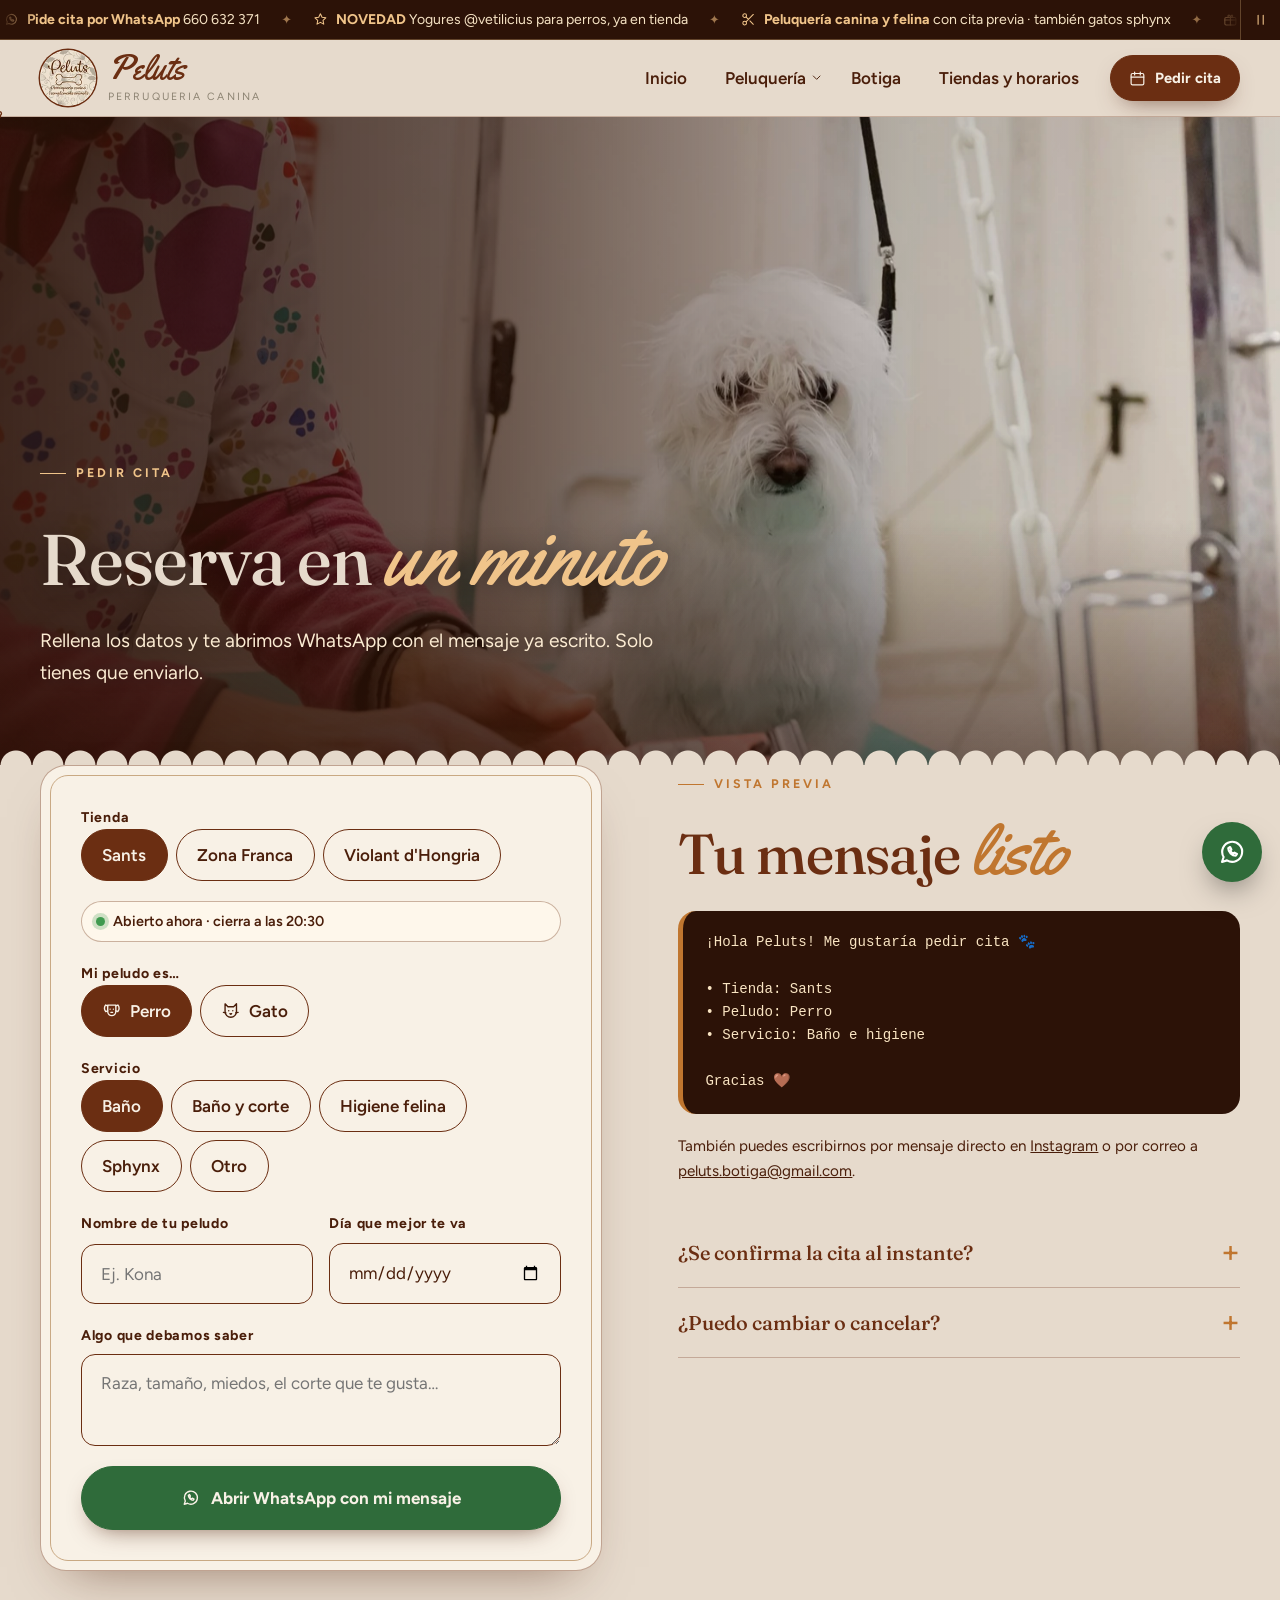
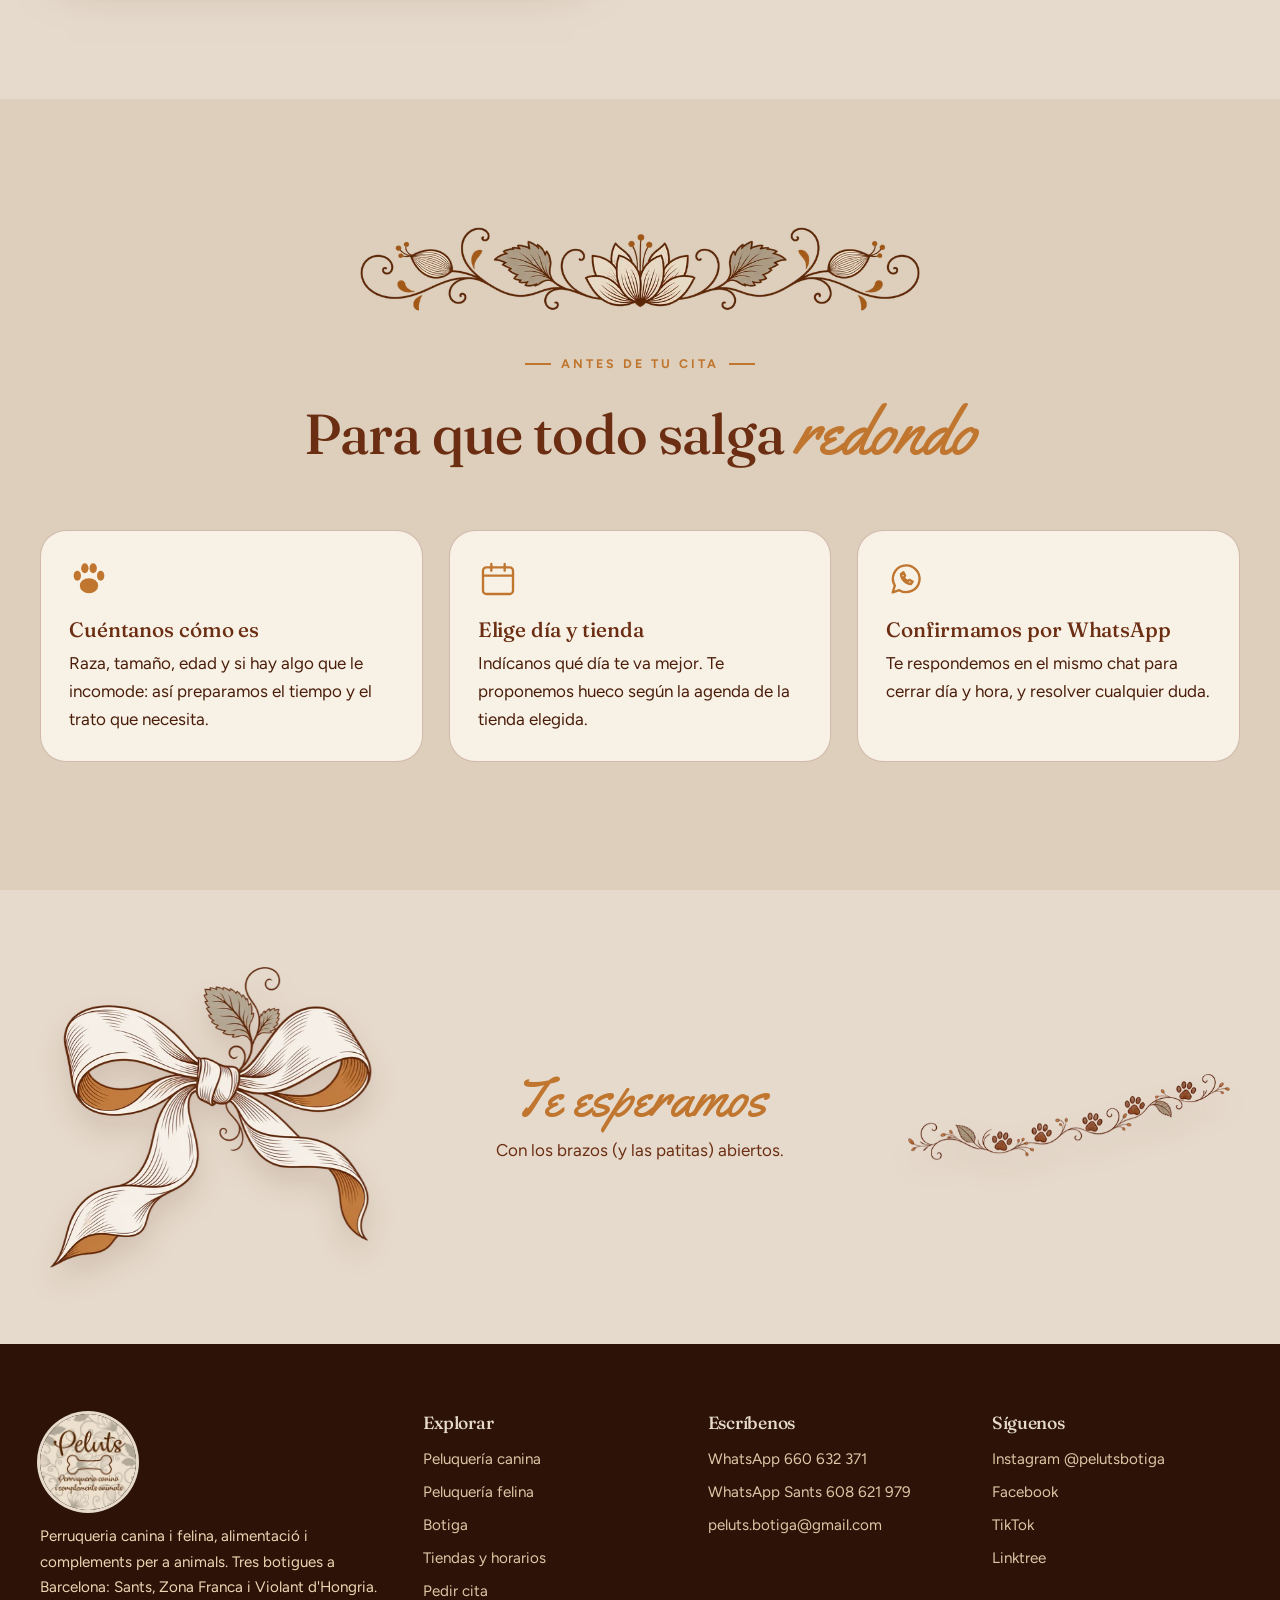
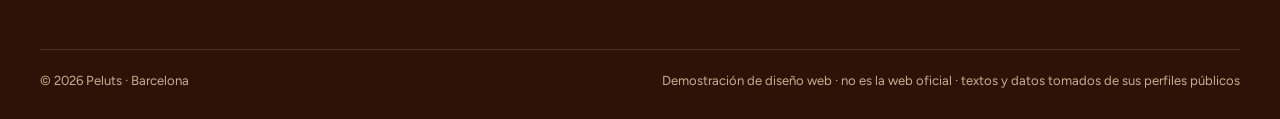
<file: cita.html>
<!doctype html>
<html lang="es">
<head>
<meta charset="utf-8">
<meta name="viewport" content="width=device-width, initial-scale=1, viewport-fit=cover">
<title>Pedir cita · Peluts</title>
<meta name="description" content="Pide cita para la peluquería de tu perro o gato por WhatsApp en Peluts Barcelona.">
<meta name="robots" content="noindex, nofollow">
<meta name="theme-color" content="#6B2E12">
<link rel="icon" href="favicon.ico" sizes="any"><link rel="icon" type="image/png" href="assets/img/favicon-48.png">
<link rel="apple-touch-icon" href="assets/img/apple-touch-icon.png">
<meta property="og:type" content="website"><meta property="og:locale" content="es_ES"><meta property="og:site_name" content="Peluts"><meta property="og:title" content="Pedir cita · Peluts"><meta property="og:description" content="Pide cita para la peluquería de tu perro o gato por WhatsApp en Peluts Barcelona."><meta property="og:image" content="https://sefiro888.github.io/peluts/assets/img/og-logo.jpg?v=2"><meta property="og:image:width" content="1200"><meta property="og:image:height" content="630"><meta property="og:image:alt" content="Logotipo de Peluts: perruqueria canina i complements animals"><meta property="og:url" content="https://sefiro888.github.io/peluts/cita.html"><meta name="twitter:card" content="summary_large_image">
<link rel="preconnect" href="https://fonts.googleapis.com"><link rel="preconnect" href="https://fonts.gstatic.com" crossorigin>
<link href="https://fonts.googleapis.com/css2?family=Figtree:wght@400;500;600;700;800&family=Fraunces:ital,opsz,wght@0,9..144,500;0,9..144,600;0,9..144,700;1,9..144,500&family=Yellowtail&display=swap" rel="stylesheet">
<link rel="stylesheet" href="assets/css/site.css">
<script>document.documentElement.classList.add('js');document.documentElement.setAttribute('data-fondo','limpio')</script>
<script type="application/ld+json">{"@context":"https://schema.org","@type":"PetStore","name":"Peluts","description":"Perruqueria canina i felina, alimentació i complements per a animals","url":"https://www.instagram.com/pelutsbotiga/","sameAs":["https://www.instagram.com/pelutsbotiga/","https://www.facebook.com/pelutsbotiga","https://www.tiktok.com/@animals.peluts"],"email":"peluts.botiga@gmail.com","address":[{"@type":"PostalAddress","streetAddress":"Carrer de Sants, 164","postalCode":"08028","addressLocality":"Barcelona","addressCountry":"ES"},{"@type":"PostalAddress","streetAddress":"Alts Forns, 69, local 16","addressLocality":"Barcelona","addressCountry":"ES"}]}</script>
</head>
<body>
<svg width="0" height="0" style="position:absolute" aria-hidden="true"><defs>
<symbol id="i-scissors" viewBox="0 0 24 24"><circle cx="6" cy="6" r="3"/><circle cx="6" cy="18" r="3"/><path d="M20 4 8.1 15.9M14.5 14.5 20 20M8.1 8.1 12 12"/></symbol>
<symbol id="i-paw" viewBox="0 0 24 24"><ellipse class="f" cx="12" cy="16" rx="5.5" ry="4.5" fill="currentColor" stroke="none"/><ellipse cx="5" cy="10" rx="2.2" ry="3" fill="currentColor" stroke="none"/><ellipse cx="9.5" cy="5.5" rx="2.2" ry="3" fill="currentColor" stroke="none"/><ellipse cx="14.5" cy="5.5" rx="2.2" ry="3" fill="currentColor" stroke="none"/><ellipse cx="19" cy="10" rx="2.2" ry="3" fill="currentColor" stroke="none"/></symbol>
<symbol id="i-bone" viewBox="0 0 24 24"><path d="M7 3.500a2.500 2.500 0 0 0-2 4 2.500 2.500 0 0 0-2.200 2.500A2.500 2.500 0 0 0 5.500 12.500L12 19l1 1a2.500 2.500 0 0 0 4 2 2.500 2.500 0 0 0 3.800-3 2.500 2.500 0 0 0 1-3.800 2.500 2.500 0 0 0-3.300-.2L10.500 6a2.500 2.500 0 0 0-3.500-2.500z" transform="translate(-1 -3) scale(.95)"/></symbol>
<symbol id="i-drop" viewBox="0 0 24 24"><path d="M12 3s6 6.500 6 11a6 6 0 0 1-12 0c0-4.500 6-11 6-11z"/><path d="M9 15a3 3 0 0 0 3 3"/></symbol>
<symbol id="i-cat" viewBox="0 0 24 24"><path d="M5 3.500 8.500 7h7L19 3.500V13a7 7 0 0 1-14 0z"/><path d="M9.500 12h.01M14.500 12h.01M11 15.500l1 .8 1-.8M3 14l3 .5M21 14l-3 .5"/></symbol>
<symbol id="i-dog" viewBox="0 0 24 24"><path d="M7 5h10v8a5 5 0 0 1-10 0z"/><path d="M7 6 4.500 5C2.500 7 2.500 11 4.500 13L7 12M17 6l2.500-1c2 2 2 6 0 8L17 12"/><path d="M10 10h.01M14 10h.01M11 14h2"/></symbol>
<symbol id="i-pin" viewBox="0 0 24 24"><path d="M12 21s7-6.200 7-12a7 7 0 0 0-14 0c0 5.800 7 12 7 12z"/><circle cx="12" cy="9" r="2.500"/></symbol>
<symbol id="i-phone" viewBox="0 0 24 24"><path d="M5 4h4l2 5-2.500 1.500a11 11 0 0 0 5 5L15 13l5 2v4a2 2 0 0 1-2 2A16 16 0 0 1 3 6a2 2 0 0 1 2-2z"/></symbol>
<symbol id="i-wa" viewBox="0 0 24 24"><path d="M4 20l1.300-4A8 8 0 1 1 8 18.700z"/><path d="M9 9c0 3 3 6 6 6l1-1.500-2-1-1 .8c-1-.5-1.800-1.300-2.300-2.300l.8-1-1-2z"/></symbol>
<symbol id="i-ig" viewBox="0 0 24 24"><rect x="3" y="3" width="18" height="18" rx="5"/><circle cx="12" cy="12" r="4"/><path d="M17.500 6.500h.01"/></symbol>
<symbol id="i-clock" viewBox="0 0 24 24"><circle cx="12" cy="12" r="9"/><path d="M12 7v5l3 2"/></symbol>
<symbol id="i-gift" viewBox="0 0 24 24"><rect x="3" y="9" width="18" height="12" rx="2"/><path d="M12 9v12M3 13h18M12 9C9 9 7 7 8.500 5.500S12 6 12 9c0-3 2.500-4.500 3.500-3.500S15 9 12 9z"/></symbol>
<symbol id="i-heart" viewBox="0 0 24 24"><path d="M12 20s-8-5-8-11a4.500 4.500 0 0 1 8-2.500A4.500 4.500 0 0 1 20 9c0 6-8 11-8 11z"/></symbol>
<symbol id="i-tag" viewBox="0 0 24 24"><path d="M3 12V4h8l10 10-8 8z"/><circle cx="7.500" cy="8.500" r="1.500"/></symbol>
<symbol id="i-cup" viewBox="0 0 24 24"><path d="M5 8h14l-1.500 12h-11z"/><path d="M4 8h16M8 4h8M9 13h6"/></symbol>
<symbol id="i-arrow" viewBox="0 0 24 24"><path d="M5 12h14M13 6l6 6-6 6"/></symbol>
<symbol id="i-store" viewBox="0 0 24 24"><path d="M4 9l1-5h14l1 5M4 9v11h16V9M4 9a3 3 0 0 0 5.300 2 3 3 0 0 0 5.400 0A3 3 0 0 0 20 9"/></symbol>
<symbol id="i-cal" viewBox="0 0 24 24"><rect x="3" y="5" width="18" height="16" rx="2"/><path d="M3 10h18M8 3v4M16 3v4"/></symbol>
<symbol id="i-star" viewBox="0 0 24 24"><path d="m12 3 2.700 5.600 6.100.8-4.500 4.200 1.100 6.100L12 16.800 6.600 19.700l1.100-6.100L3.200 9.400l6.100-.8z"/></symbol>
<symbol id="i-menu" viewBox="0 0 24 24"><path d="M4 7h16M4 12h16M4 17h16"/></symbol>
<symbol id="i-sparkle" viewBox="0 0 24 24"><path d="M12 3v5M12 16v5M3 12h5M16 12h5M6 6l3 3M15 15l3 3M18 6l-3 3M9 15l-3 3"/></symbol>
<symbol id="i-bag" viewBox="0 0 24 24"><path d="M5 8h14l1 13H4z"/><path d="M9 8V6a3 3 0 0 1 6 0v2"/></symbol>
<symbol id="i-fish" viewBox="0 0 24 24"><path d="M3 12c3-5 9-6 13-3l5-3v12l-5-3c-4 3-10 2-13-3z"/><path d="M8 11h.01"/></symbol>
<symbol id="i-ghost" viewBox="0 0 24 24"><path d="M5 21V10a7 7 0 0 1 14 0v11l-3-2-2 2-2-2-2 2-2-2z"/><path d="M9.500 10h.01M14.500 10h.01"/></symbol>
<symbol id="i-tree" viewBox="0 0 24 24"><path d="M12 3 6 11h3l-4 6h14l-4-6h3z"/><path d="M12 17v4"/></symbol>
<symbol id="i-pause" viewBox="0 0 24 24"><path d="M8 5v14M16 5v14"/></symbol>
<symbol id="i-play" viewBox="0 0 24 24"><path d="M7 4l12 8-12 8z"/></symbol>
<symbol id="i-chev" viewBox="0 0 24 24"><path d="m6 9 6 6 6-6"/></symbol>
<symbol id="i-check" viewBox="0 0 24 24"><path d="m5 12 5 5 9-10"/></symbol>
<symbol id="i-sun" viewBox="0 0 24 24"><circle cx="12" cy="12" r="4"/><path d="M12 3v2M12 19v2M3 12h2M19 12h2M5.600 5.600 7 7M17 17l1.400 1.400M18.400 5.600 17 7M7 17l-1.400 1.400"/></symbol>
<symbol id="i-comb" viewBox="0 0 24 24"><path d="M4 8h16v4H4zM6 12v6M9 12v6M12 12v6M15 12v6M18 12v6"/></symbol>
<symbol id="i-shield" viewBox="0 0 24 24"><path d="M12 3 5 6v6c0 4.500 3 7.500 7 9 4-1.500 7-4.500 7-9V6z"/><path d="m9 12 2 2 4-4"/></symbol>
</defs></svg>
<a class="skip" href="#contenido">Saltar al contenido</a>

<div class="topbar">
<div class="ann" role="region" aria-label="Avisos importantes"><div class="ann-viewport"><div class="ann-track"><a class="ann-it" href="cita.html"><svg class="ico " aria-hidden="true"><use href="#i-wa"/></svg><span><b>Pide cita por WhatsApp</b> 660 632 371</span></a><i class="ann-sep" aria-hidden="true">✦</i><a class="ann-it" href="tienda.html"><svg class="ico " aria-hidden="true"><use href="#i-star"/></svg><span><b>NOVEDAD</b> Yogures @vetilicius para perros, ya en tienda</span></a><i class="ann-sep" aria-hidden="true">✦</i><a class="ann-it" href="peluqueria.html"><svg class="ico " aria-hidden="true"><use href="#i-scissors"/></svg><span><b>Peluquería canina y felina</b> con cita previa · también gatos sphynx</span></a><i class="ann-sep" aria-hidden="true">✦</i><a class="ann-it" href="tiendas.html#sants"><svg class="ico " aria-hidden="true"><use href="#i-gift"/></svg><span><b>Tarjeta regalo</b> admitida en la tienda de Sants (Carrer de Sants)</span></a><i class="ann-sep" aria-hidden="true">✦</i><a class="ann-it" href="tiendas.html#sants"><svg class="ico " aria-hidden="true"><use href="#i-clock"/></svg><span><b>Sants</b> <span data-live="sants">consultando horario…</span></span></a><i class="ann-sep" aria-hidden="true">✦</i><a class="ann-it" href="tiendas.html#zonafranca"><svg class="ico " aria-hidden="true"><use href="#i-clock"/></svg><span><b>Zona Franca</b> <span data-live="zf">consultando horario…</span></span></a><i class="ann-sep" aria-hidden="true">✦</i><a class="ann-it" href="https://www.instagram.com/pelutsbotiga/" target="_blank" rel="noopener"><svg class="ico " aria-hidden="true"><use href="#i-ig"/></svg><span><b>Instagram @pelutsbotiga</b> ferias, campañas y novedades</span></a><i class="ann-sep" aria-hidden="true">✦</i><a class="ann-it" href="https://www.instagram.com/pelutsbotiga/" target="_blank" rel="noopener"><svg class="ico " aria-hidden="true"><use href="#i-tree"/></svg><span><b>Horarios de fiestas</b> los avisamos siempre en Instagram</span></a><i class="ann-sep" aria-hidden="true">✦</i><span class="ann-dup" aria-hidden="true"><a class="ann-it" href="cita.html"><svg class="ico " aria-hidden="true"><use href="#i-wa"/></svg><span><b>Pide cita por WhatsApp</b> 660 632 371</span></a><i class="ann-sep" aria-hidden="true">✦</i><a class="ann-it" href="tienda.html"><svg class="ico " aria-hidden="true"><use href="#i-star"/></svg><span><b>NOVEDAD</b> Yogures @vetilicius para perros, ya en tienda</span></a><i class="ann-sep" aria-hidden="true">✦</i><a class="ann-it" href="peluqueria.html"><svg class="ico " aria-hidden="true"><use href="#i-scissors"/></svg><span><b>Peluquería canina y felina</b> con cita previa · también gatos sphynx</span></a><i class="ann-sep" aria-hidden="true">✦</i><a class="ann-it" href="tiendas.html#sants"><svg class="ico " aria-hidden="true"><use href="#i-gift"/></svg><span><b>Tarjeta regalo</b> admitida en la tienda de Sants (Carrer de Sants)</span></a><i class="ann-sep" aria-hidden="true">✦</i><a class="ann-it" href="tiendas.html#sants"><svg class="ico " aria-hidden="true"><use href="#i-clock"/></svg><span><b>Sants</b> <span data-live="sants">consultando horario…</span></span></a><i class="ann-sep" aria-hidden="true">✦</i><a class="ann-it" href="tiendas.html#zonafranca"><svg class="ico " aria-hidden="true"><use href="#i-clock"/></svg><span><b>Zona Franca</b> <span data-live="zf">consultando horario…</span></span></a><i class="ann-sep" aria-hidden="true">✦</i><a class="ann-it" href="https://www.instagram.com/pelutsbotiga/" target="_blank" rel="noopener"><svg class="ico " aria-hidden="true"><use href="#i-ig"/></svg><span><b>Instagram @pelutsbotiga</b> ferias, campañas y novedades</span></a><i class="ann-sep" aria-hidden="true">✦</i><a class="ann-it" href="https://www.instagram.com/pelutsbotiga/" target="_blank" rel="noopener"><svg class="ico " aria-hidden="true"><use href="#i-tree"/></svg><span><b>Horarios de fiestas</b> los avisamos siempre en Instagram</span></a><i class="ann-sep" aria-hidden="true">✦</i></span></div></div><button class="ann-pause" type="button" aria-label="Pausar avisos" aria-pressed="false"><svg class="ico " aria-hidden="true"><use href="#i-pause"/></svg></button></div>
<header class="site-header">
<div class="progress" aria-hidden="true"><span></span><i><svg class="ico " aria-hidden="true"><use href="#i-bone"/></svg></i></div>
<div class="wrap header-in">
 <a class="brand" href="index.html" aria-label="Peluts, inicio"><img src="assets/img/logo-96.webp" width="54" height="54" alt=""><span><b>Peluts</b><small>Perruqueria canina</small></span></a>
 <button class="burger" aria-label="Abrir menú" aria-expanded="false" aria-controls="nav"><svg class="ico " aria-hidden="true"><use href="#i-menu"/></svg></button>
 <nav class="nav" id="nav" aria-label="Principal"><a href="index.html">Inicio</a><div class="has-sub"><a href="peluqueria.html">Peluquería</a><button class="sub-toggle" type="button" aria-expanded="false" aria-label="Ver Perros y Gatos"><svg class="ico " aria-hidden="true"><use href="#i-chev"/></svg></button><div class="sub"><a href="perros.html"><svg class="ico " aria-hidden="true"><use href="#i-dog"/></svg> Perros</a><a href="gatos.html"><svg class="ico " aria-hidden="true"><use href="#i-cat"/></svg> Gatos</a></div></div><a href="tienda.html">Botiga</a><a href="tiendas.html">Tiendas y horarios</a><a class="btn sm" href="cita.html"><svg class="ico " aria-hidden="true"><use href="#i-cal"/></svg> Pedir cita</a></nav>
</div></header></div>
<main id="contenido">
<section class="hf"><div class="hf-bg"><img src="assets/img/fotos/3367-2400.webp" srcset="assets/img/fotos/3367-480.webp 480w, assets/img/fotos/3367-900.webp 900w, assets/img/fotos/3367-1600.webp 1600w, assets/img/fotos/3367-2400.webp 2000w" sizes="100vw" width="2000" height="1333" alt="Peluquera cortando el pelo a un perro en Peluts" style="object-position:60% 40%" fetchpriority="high" decoding="async"></div><div class="hf-shade"></div>
<div class="wrap hf-in"><span class="kicker l rv">Pedir cita</span><h1 class="rv d1">Reserva en <em class="s">un minuto</em></h1><p class="lead rv d2">Rellena los datos y te abrimos WhatsApp con el mensaje ya escrito. Solo tienes que enviarlo.</p></div></section>
<section style="padding-top:0">
<div class="wrap split" style="align-items:start">
 <form class="cita ticket rv" onsubmit="return false" aria-label="Formulario de cita">
  <fieldset class="field"><legend>Tienda</legend><div class="opts">
   <input type="radio" id="s1" name="tienda" value="sants" checked><label for="s1">Sants</label>
   <input type="radio" id="s2" name="tienda" value="zf"><label for="s2">Zona Franca</label>
   <input type="radio" id="s3" name="tienda" value="vh"><label for="s3">Violant d'Hongria</label></div></fieldset>
  <span class="chip status" id="st-cita" data-status="sants"><span class="dot"></span><span class="t"></span></span>
  <fieldset class="field"><legend>Mi peludo es…</legend><div class="opts">
   <input type="radio" id="a1" name="animal" value="Perro" checked><label for="a1"><svg class="ico " aria-hidden="true"><use href="#i-dog"/></svg> Perro</label>
   <input type="radio" id="a2" name="animal" value="Gato"><label for="a2"><svg class="ico " aria-hidden="true"><use href="#i-cat"/></svg> Gato</label></div></fieldset>
  <fieldset class="field"><legend>Servicio</legend><div class="opts">
   <input type="radio" id="v1" name="servicio" value="Baño e higiene" checked><label for="v1">Baño</label>
   <input type="radio" id="v2" name="servicio" value="Baño y corte"><label for="v2">Baño y corte</label>
   <input type="radio" id="v3" name="servicio" value="Higiene felina"><label for="v3">Higiene felina</label>
   <input type="radio" id="v4" name="servicio" value="Sphynx"><label for="v4">Sphynx</label>
   <input type="radio" id="v5" name="servicio" value="Consulta / otro"><label for="v5">Otro</label></div></fieldset>
  <div class="two"><div class="field"><label for="nombre">Nombre de tu peludo</label><input type="text" id="nombre" name="nombre" autocomplete="off" placeholder="Ej. Kona"></div>
  <div class="field"><label for="dia">Día que mejor te va</label><input type="date" id="dia" name="dia"></div></div>
  <div class="field"><label for="nota">Algo que debamos saber</label><textarea id="nota" name="nota" placeholder="Raza, tamaño, miedos, el corte que te gusta…"></textarea></div>
  <a class="btn wa" id="go-wa" target="_blank" rel="noopener" href="#" style="justify-content:center"><svg class="ico " aria-hidden="true"><use href="#i-wa"/></svg> Abrir WhatsApp con mi mensaje</a>
 </form>
 <div class="rv d1">
  <span class="kicker l">Vista previa</span>
  <h2 style="margin:.4em 0 .45em">Tu mensaje <em class="s">listo</em></h2>
  <div class="preview" aria-live="polite"></div>
  <p style="margin-top:20px;font-size:.95rem">También puedes escribirnos por mensaje directo en <a href="https://www.instagram.com/pelutsbotiga/" target="_blank" rel="noopener">Instagram</a> o por correo a <a href="mailto:peluts.botiga@gmail.com">peluts.botiga@gmail.com</a>.</p>
  <div style="margin-top:34px"><details><summary>¿Se confirma la cita al instante?</summary><p>No: te responderemos por WhatsApp para confirmar día y hora según la agenda de cada tienda.</p></details>
  <details><summary>¿Puedo cambiar o cancelar?</summary><p>Claro, avísanos por el mismo chat con algo de antelación.</p></details></div>
 </div>
</div>
</section>
<section class="bg-papel">
<div class="wrap">
 <div class="sec-head center"><img class="sep top rv" src="assets/img/deco/sep.webp" srcset="assets/img/deco/sep-s.webp 480w, assets/img/deco/sep.webp 900w" sizes="(max-width:760px) 86vw, 560px" width="900" height="135" alt="" aria-hidden="true" loading="lazy" decoding="async"><span class="kicker rv">Antes de tu cita</span><h2 class="rv d1">Para que todo salga <em class="s">redondo</em></h2></div>
 <div class="cols3">
  <div class="box rv"><svg class="ico " aria-hidden="true"><use href="#i-paw"/></svg><h3>Cuéntanos cómo es</h3><p>Raza, tamaño, edad y si hay algo que le incomode: así preparamos el tiempo y el trato que necesita.</p></div>
  <div class="box rv d1"><svg class="ico " aria-hidden="true"><use href="#i-cal"/></svg><h3>Elige día y tienda</h3><p>Indícanos qué día te va mejor. Te proponemos hueco según la agenda de la tienda elegida.</p></div>
  <div class="box rv d2"><svg class="ico " aria-hidden="true"><use href="#i-wa"/></svg><h3>Confirmamos por WhatsApp</h3><p>Te respondemos en el mismo chat para cerrar día y hora, y resolver cualquier duda.</p></div>
 </div>
</div>
</section>
<section class="inter"><div class="inter-in"><div class="a rv"><img class="deco " src="assets/img/deco/mono.webp" srcset="assets/img/deco/mono-s.webp 480w, assets/img/deco/mono.webp 900w" sizes="(max-width:760px) 45vw, 340px" width="900" height="842" alt="" aria-hidden="true" loading="lazy" decoding="async"></div><div class="t rv d1"><span class="script">Te esperamos</span><p>Con los brazos (y las patitas) abiertos.</p></div><div class="b rv d2"><img class="deco d2" src="assets/img/deco/huellas.webp" srcset="assets/img/deco/huellas-s.webp 480w, assets/img/deco/huellas.webp 900w" sizes="(max-width:760px) 45vw, 340px" width="900" height="241" alt="" aria-hidden="true" loading="lazy" decoding="async"></div></div></section>
</main>
<footer>
<div class="wrap">
<div class="foot-grid">
 <div class="foot-brand"><img src="assets/img/logo-200.webp" width="90" height="90" alt="Logotipo de Peluts"><p>Perruqueria canina i felina, alimentació i complements per a animals. Tres botigues a Barcelona: Sants, Zona Franca i Violant d'Hongria.</p></div>
 <div><h4>Explorar</h4><ul><li><a href="perros.html">Peluquería canina</a></li><li><a href="gatos.html">Peluquería felina</a></li><li><a href="tienda.html">Botiga</a></li><li><a href="tiendas.html">Tiendas y horarios</a></li><li><a href="cita.html">Pedir cita</a></li></ul></div>
 <div><h4>Escríbenos</h4><ul><li><a href="https://wa.me/34660632371" target="_blank" rel="noopener">WhatsApp 660 632 371</a></li><li><a href="https://wa.me/34608621979" target="_blank" rel="noopener">WhatsApp Sants 608 621 979</a></li><li><a href="mailto:peluts.botiga@gmail.com">peluts.botiga@gmail.com</a></li></ul></div>
 <div><h4>Síguenos</h4><ul><li><a href="https://www.instagram.com/pelutsbotiga/" target="_blank" rel="noopener">Instagram @pelutsbotiga</a></li><li><a href="https://www.facebook.com/pelutsbotiga" target="_blank" rel="noopener">Facebook</a></li><li><a href="https://www.tiktok.com/@animals.peluts" target="_blank" rel="noopener">TikTok</a></li><li><a href="https://linktr.ee/peluts.botiga" target="_blank" rel="noopener">Linktree</a></li></ul></div>
</div>
<div class="legal"><span>© <span id="year">2026</span> Peluts · Barcelona</span><span>Demostración de diseño web · no es la web oficial · textos y datos tomados de sus perfiles públicos</span></div>
</div></footer>
<div class="wa-chat"><div class="wa-bubble" role="status" aria-live="polite" hidden><button class="wa-x" type="button" aria-label="Cerrar mensaje">×</button><a class="wa-msg" href="https://wa.me/34660632371" target="_blank" rel="noopener"><img src="assets/img/logo-96.webp" width="40" height="40" alt=""><span class="wa-body"><b>Peluts</b><span class="wa-typing" aria-hidden="true"><i></i><i></i><i></i></span><span class="wa-txt"></span><small>ahora · WhatsApp</small></span></a></div><a class="fab" id="wa-fab" href="https://wa.me/34660632371?text=%C2%A1Hola%20Peluts!" target="_blank" rel="noopener" aria-label="Escribir por WhatsApp"><svg class="ico " aria-hidden="true"><use href="#i-wa"/></svg></a></div>
<script src="assets/js/site.js" defer></script>
</body>
</html>
</file>
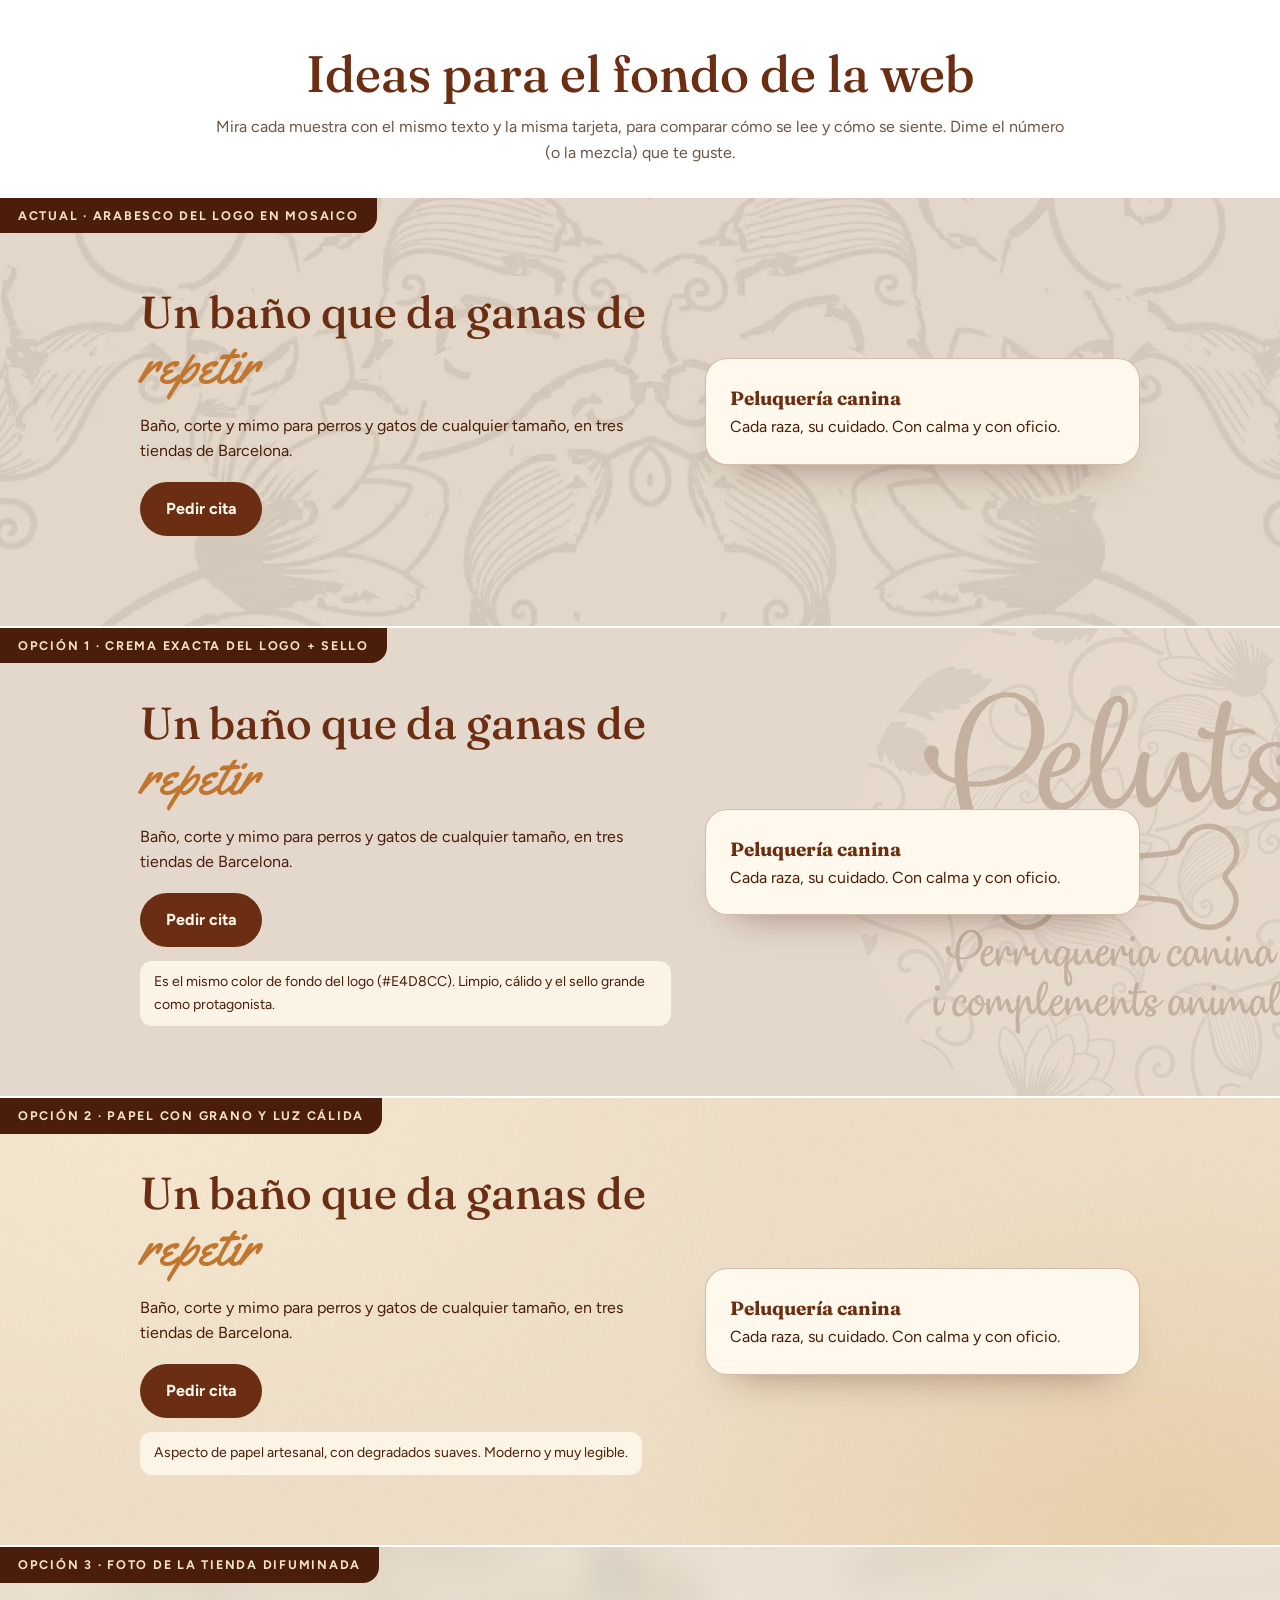
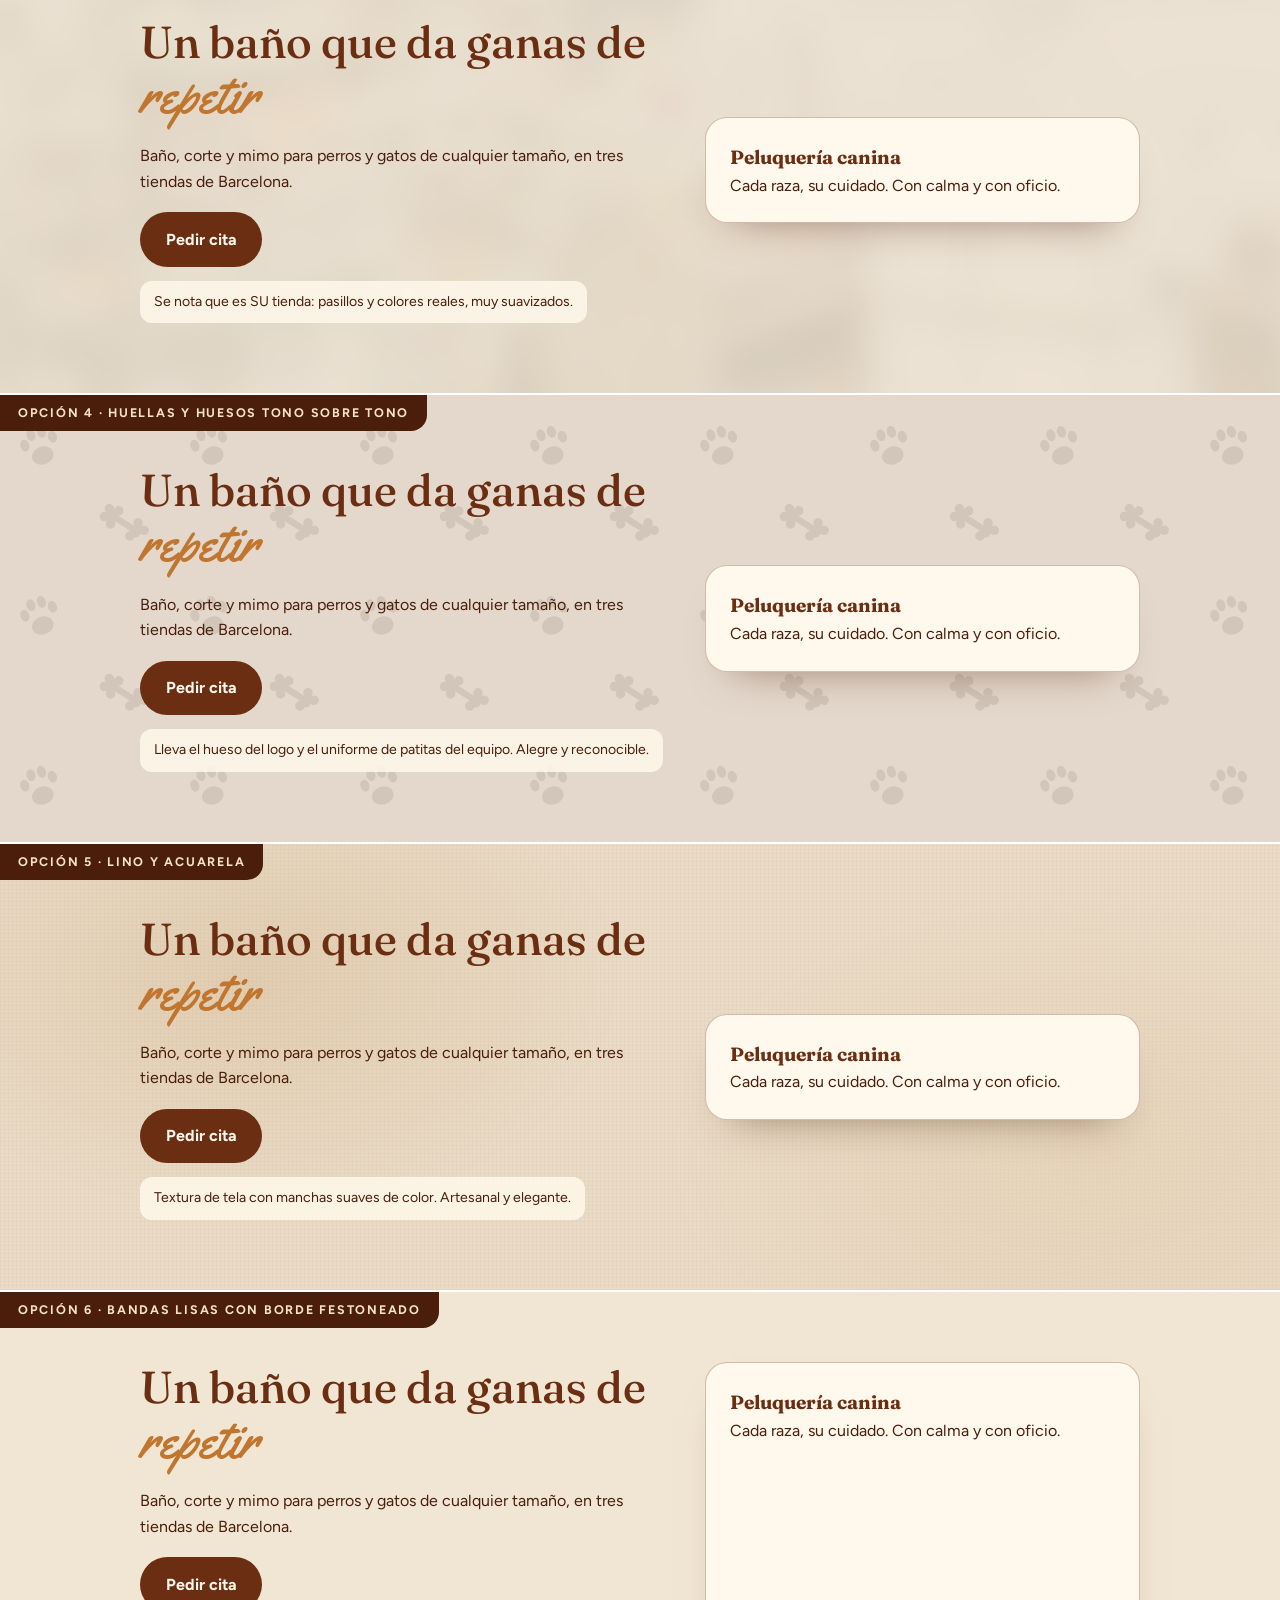
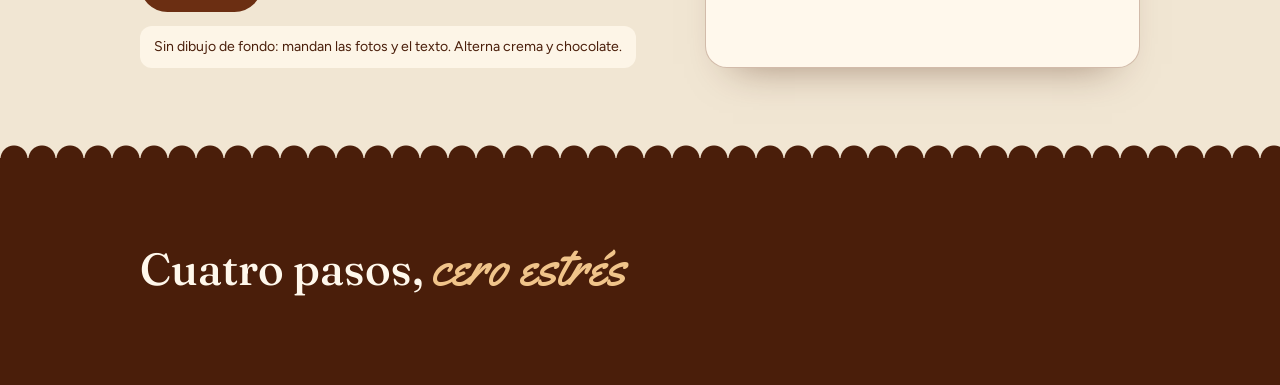
<file: fondos.html>
<!doctype html>
<html lang="es">
<head>
<meta charset="utf-8">
<meta name="viewport" content="width=device-width, initial-scale=1">
<title>Ideas de fondo · Peluts</title>
<meta name="robots" content="noindex, nofollow">
<link rel="icon" href="favicon.ico">
<link href="https://fonts.googleapis.com/css2?family=Figtree:wght@400;600;700;800&family=Fraunces:opsz,wght@9..144,500;9..144,600&family=Yellowtail&display=swap" rel="stylesheet">
<style>
:root{--choco:#6B2E12;--choco2:#4A1E0A;--caramelo:#C0762F;--logo:#E4D8CC;--taupe:#B4A89C}
*{box-sizing:border-box;margin:0;padding:0}
body{font-family:Figtree,system-ui,sans-serif;color:var(--choco2);background:#fff;line-height:1.6}
h1,h2{font-family:Fraunces,Georgia,serif;font-weight:500;color:var(--choco);line-height:1.1}
.intro{padding:46px 24px 30px;max-width:900px;margin:auto;text-align:center}
.intro h1{font-size:clamp(2rem,5vw,3.2rem)}
.intro p{margin-top:12px;color:#6a5648}
.mock{position:relative;isolation:isolate;overflow:hidden;padding:70px 24px;min-height:430px;display:grid;place-items:center;border-top:2px solid #fff}
.mock>.in{width:min(1000px,100%);display:grid;grid-template-columns:1.1fr .9fr;gap:34px;align-items:center}
@media(max-width:760px){.mock>.in{grid-template-columns:1fr}}
.tag{position:absolute;left:0;top:0;z-index:5;background:var(--choco2);color:#F6E3C4;font-weight:700;font-size:.78rem;letter-spacing:.14em;text-transform:uppercase;padding:8px 18px;border-bottom-right-radius:16px}
.mock h2{font-size:clamp(1.8rem,3.6vw,2.8rem);margin-bottom:.4em}
.mock h2 em{font-family:Yellowtail,cursive;font-style:normal;font-weight:400;color:var(--caramelo);font-size:1.2em}
.btn{display:inline-block;margin-top:18px;padding:.9em 1.6em;border-radius:999px;background:var(--choco);color:#FFF8EC;text-decoration:none;font-weight:700}
.card{background:#FFF8EC;border:1px solid rgba(107,46,18,.3);border-radius:22px;padding:24px;box-shadow:0 24px 40px -28px rgba(74,30,10,.5)}
.card b{font-family:Fraunces,serif;font-size:1.2rem;color:var(--choco)}
.note{font-size:.9rem;margin-top:10px;color:#7a6657}
.pros{margin-top:14px;font-size:.88rem;background:rgba(255,248,236,.85);border-radius:12px;padding:10px 14px;display:inline-block}
.dark{color:#FBEBD2}.dark h2{color:#FFF8EC}.dark .card{background:rgba(255,248,236,.08);border-color:rgba(240,196,138,.35);color:#FBEBD2}.dark .card b{color:#FFF8EC}.dark .btn{background:#FFF8EC;color:var(--choco)}

/* 1 — crema exacta del logo + sello como marca de agua */
.o1{background:var(--logo)}
.o1::after{content:"";position:absolute;right:-90px;top:50%;width:520px;height:520px;margin-top:-260px;background:url(assets/img/logo-800.webp) center/cover;border-radius:50%;opacity:.22;z-index:-1}
/* 2 — papel con grano y luz cálida */
.o2{background:
  radial-gradient(900px 520px at 12% 8%,#F7EAD3,transparent 70%),
  radial-gradient(800px 520px at 92% 95%,#EAD2AE,transparent 70%),#F0E1CA}
.o2::before{content:"";position:absolute;inset:0;z-index:-1;opacity:.5;mix-blend-mode:multiply;background-image:url("data:image/svg+xml,%3Csvg xmlns='http://www.w3.org/2000/svg' width='220' height='220'%3E%3Cfilter id='n'%3E%3CfeTurbulence type='fractalNoise' baseFrequency='.9' numOctaves='2' stitchTiles='stitch'/%3E%3CfeColorMatrix values='0 0 0 0 .55 0 0 0 0 .45 0 0 0 0 .34 0 0 0 .22 0'/%3E%3C/filter%3E%3Crect width='100%25' height='100%25' filter='url(%23n)'/%3E%3C/svg%3E")}
/* 3 — foto difuminada */
.o3::before{content:"";position:absolute;inset:-30px;z-index:-2;background:url(assets/img/fotos/3380-900.webp) center/cover;filter:blur(16px) saturate(.8)}
.o3::after{content:"";position:absolute;inset:0;z-index:-1;background:rgba(236,224,208,.9)}
/* 4 — huellas y huesos tono sobre tono */
.o4{background-color:var(--logo);background-image:url("data:image/svg+xml,%3Csvg xmlns='http://www.w3.org/2000/svg' width='170' height='170' viewBox='0 0 170 170' fill='%23B4A89C' fill-opacity='.38'%3E%3Cg transform='translate(40 52) rotate(-18)'%3E%3Cellipse cx='0' cy='9' rx='11' ry='9'/%3E%3Cellipse cx='-14' cy='-6' rx='4.5' ry='6'/%3E%3Cellipse cx='-5' cy='-14' rx='4.5' ry='6'/%3E%3Cellipse cx='6' cy='-14' rx='4.5' ry='6'/%3E%3Cellipse cx='15' cy='-6' rx='4.5' ry='6'/%3E%3C/g%3E%3Cg transform='translate(122 126) rotate(32)'%3E%3Cpath d='M-20-4a6 6 0 1 1 4-8 6 6 0 1 1 8 4h24a6 6 0 1 1 8-4 6 6 0 1 1 4 8 6 6 0 0 1-4 8 6 6 0 1 1-8-4h-24a6 6 0 1 1-8 4 6 6 0 1 1-4-8z' transform='translate(0 4) scale(.8)'/%3E%3C/g%3E%3C/svg%3E")}
/* 5 — lino / acuarela */
.o5{background:
  radial-gradient(520px 340px at 20% 30%,rgba(214,186,150,.45),transparent 70%),
  radial-gradient(600px 380px at 85% 70%,rgba(228,206,178,.6),transparent 70%),
  repeating-linear-gradient(0deg,rgba(120,90,60,.035) 0 1px,transparent 1px 4px),
  repeating-linear-gradient(90deg,rgba(120,90,60,.035) 0 1px,transparent 1px 4px),#EADBC6}
/* 6 — bandas lisas con borde festoneado */
.o6{background:#F1E6D3;padding:0;display:block;min-height:0}
.o6 .band{padding:70px 24px 90px;display:grid;place-items:center}
.o6 .band2{background:var(--choco2);color:#FBEBD2;padding:80px 24px 70px;position:relative;display:grid;place-items:center}
.o6 .band2::before{content:"";position:absolute;left:0;right:0;top:-17px;height:18px;background:radial-gradient(circle at 14px 18px,var(--choco2) 13px,transparent 14px) 0 0/28px 18px repeat-x}
.o6 .band2 h2{color:#FFF8EC}
/* 7 — actual (arabesco del logo en mosaico) para comparar */
.o7{background:#FAEFDF url(assets/img/flor-crema.webp) 0 0/1300px}
</style>
</head>
<body>
<header class="intro">
  <h1>Ideas para el fondo de la web</h1>
  <p>Mira cada muestra con el mismo texto y la misma tarjeta, para comparar cómo se lee y cómo se siente. Dime el número (o la mezcla) que te guste.</p>
</header>

<section class="mock o7"><span class="tag">Actual · arabesco del logo en mosaico</span>
 <div class="in"><div><h2>Un baño que da ganas de <em>repetir</em></h2><p>Baño, corte y mimo para perros y gatos de cualquier tamaño, en tres tiendas de Barcelona.</p><a class="btn" href="#">Pedir cita</a></div><div class="card"><b>Peluquería canina</b><p>Cada raza, su cuidado. Con calma y con oficio.</p></div></div></section>

<section class="mock o1"><span class="tag">Opción 1 · crema exacta del logo + sello</span>
 <div class="in"><div><h2>Un baño que da ganas de <em>repetir</em></h2><p>Baño, corte y mimo para perros y gatos de cualquier tamaño, en tres tiendas de Barcelona.</p><a class="btn" href="#">Pedir cita</a><p class="pros">Es el mismo color de fondo del logo (#E4D8CC). Limpio, cálido y el sello grande como protagonista.</p></div><div class="card"><b>Peluquería canina</b><p>Cada raza, su cuidado. Con calma y con oficio.</p></div></div></section>

<section class="mock o2"><span class="tag">Opción 2 · papel con grano y luz cálida</span>
 <div class="in"><div><h2>Un baño que da ganas de <em>repetir</em></h2><p>Baño, corte y mimo para perros y gatos de cualquier tamaño, en tres tiendas de Barcelona.</p><a class="btn" href="#">Pedir cita</a><p class="pros">Aspecto de papel artesanal, con degradados suaves. Moderno y muy legible.</p></div><div class="card"><b>Peluquería canina</b><p>Cada raza, su cuidado. Con calma y con oficio.</p></div></div></section>

<section class="mock o3"><span class="tag">Opción 3 · foto de la tienda difuminada</span>
 <div class="in"><div><h2>Un baño que da ganas de <em>repetir</em></h2><p>Baño, corte y mimo para perros y gatos de cualquier tamaño, en tres tiendas de Barcelona.</p><a class="btn" href="#">Pedir cita</a><p class="pros">Se nota que es SU tienda: pasillos y colores reales, muy suavizados.</p></div><div class="card"><b>Peluquería canina</b><p>Cada raza, su cuidado. Con calma y con oficio.</p></div></div></section>

<section class="mock o4"><span class="tag">Opción 4 · huellas y huesos tono sobre tono</span>
 <div class="in"><div><h2>Un baño que da ganas de <em>repetir</em></h2><p>Baño, corte y mimo para perros y gatos de cualquier tamaño, en tres tiendas de Barcelona.</p><a class="btn" href="#">Pedir cita</a><p class="pros">Lleva el hueso del logo y el uniforme de patitas del equipo. Alegre y reconocible.</p></div><div class="card"><b>Peluquería canina</b><p>Cada raza, su cuidado. Con calma y con oficio.</p></div></div></section>

<section class="mock o5"><span class="tag">Opción 5 · lino y acuarela</span>
 <div class="in"><div><h2>Un baño que da ganas de <em>repetir</em></h2><p>Baño, corte y mimo para perros y gatos de cualquier tamaño, en tres tiendas de Barcelona.</p><a class="btn" href="#">Pedir cita</a><p class="pros">Textura de tela con manchas suaves de color. Artesanal y elegante.</p></div><div class="card"><b>Peluquería canina</b><p>Cada raza, su cuidado. Con calma y con oficio.</p></div></div></section>

<section class="mock o6"><span class="tag">Opción 6 · bandas lisas con borde festoneado</span>
 <div class="band"><div class="in" style="width:min(1000px,100%);display:grid;grid-template-columns:1.1fr .9fr;gap:34px"><div><h2>Un baño que da ganas de <em>repetir</em></h2><p>Baño, corte y mimo para perros y gatos de cualquier tamaño, en tres tiendas de Barcelona.</p><a class="btn" href="#">Pedir cita</a><p class="pros">Sin dibujo de fondo: mandan las fotos y el texto. Alterna crema y chocolate.</p></div><div class="card"><b>Peluquería canina</b><p>Cada raza, su cuidado. Con calma y con oficio.</p></div></div></div>
 <div class="band2 dark"><div style="width:min(1000px,100%)"><h2>Cuatro pasos, <em style="font-family:Yellowtail,cursive;font-style:normal;color:#F0C48A;font-size:1.2em;font-weight:400">cero estrés</em></h2></div></div></section>
</body>
</html>
</file>
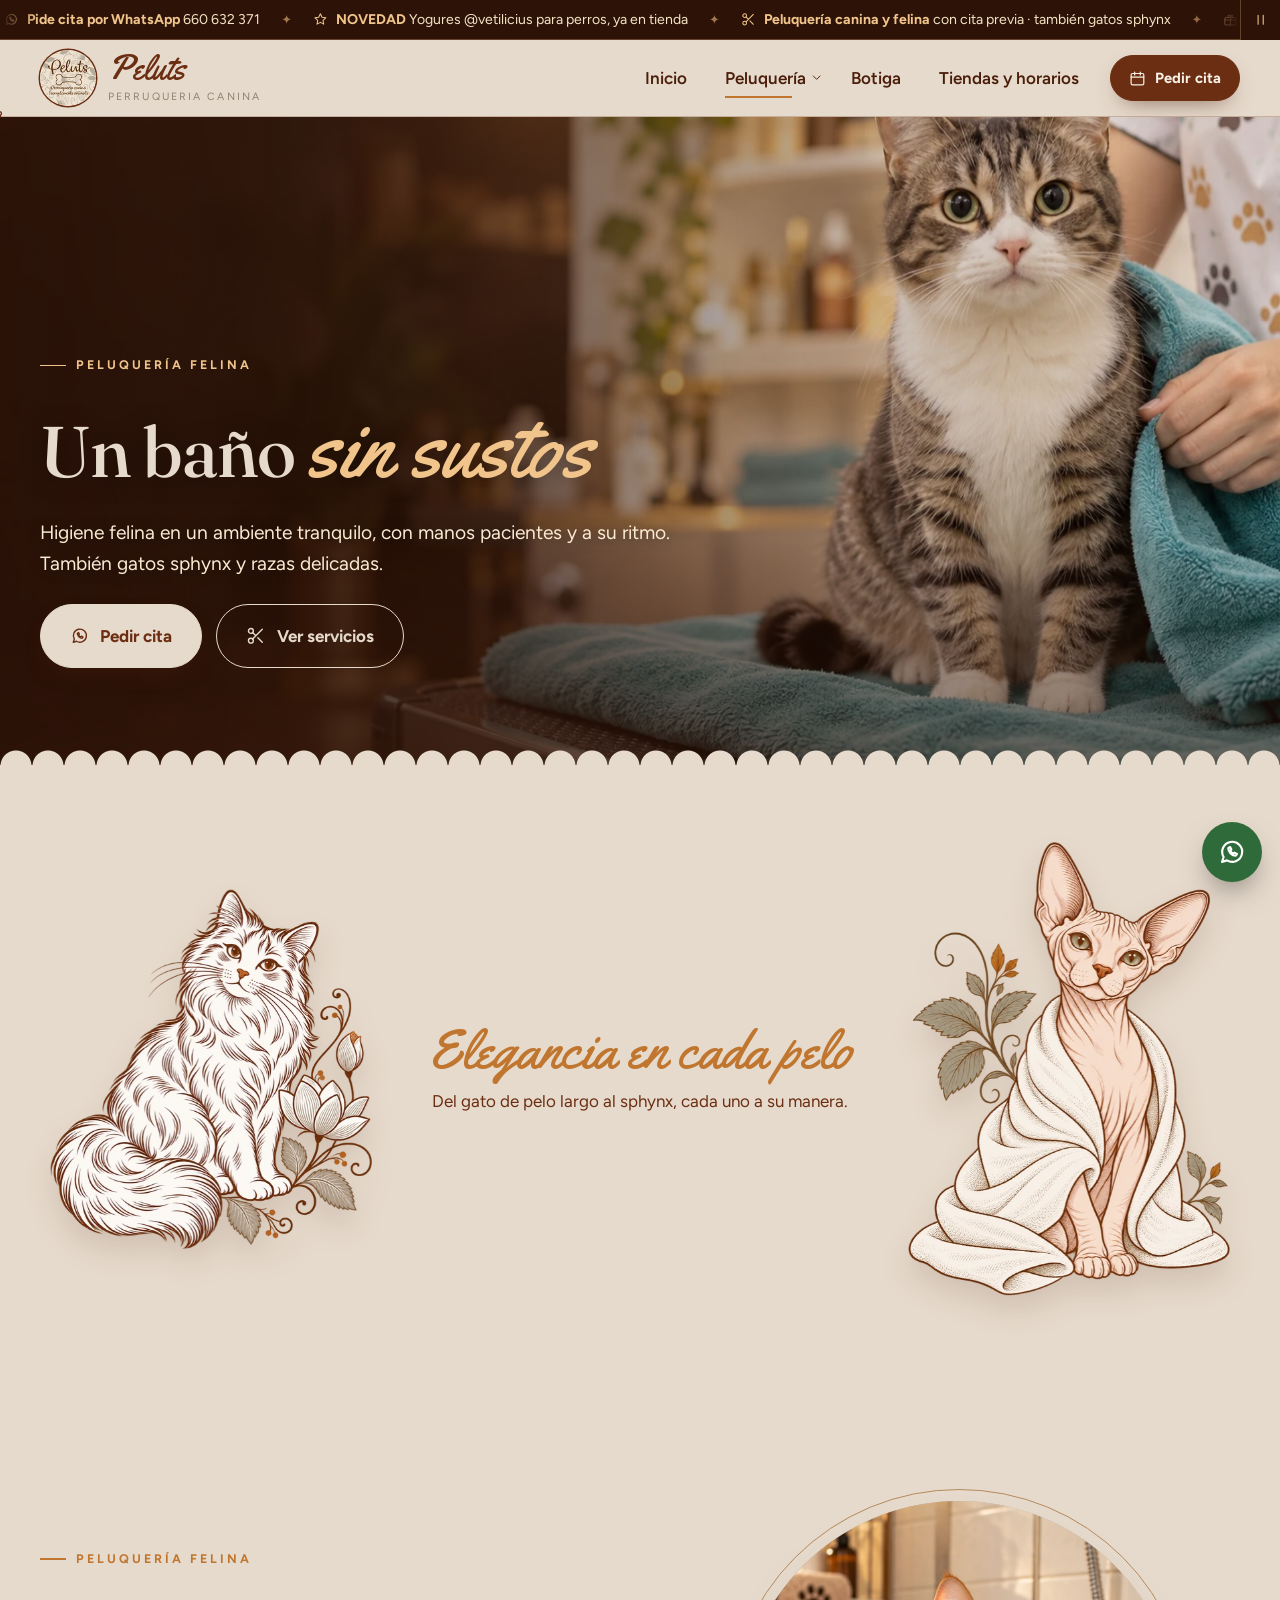
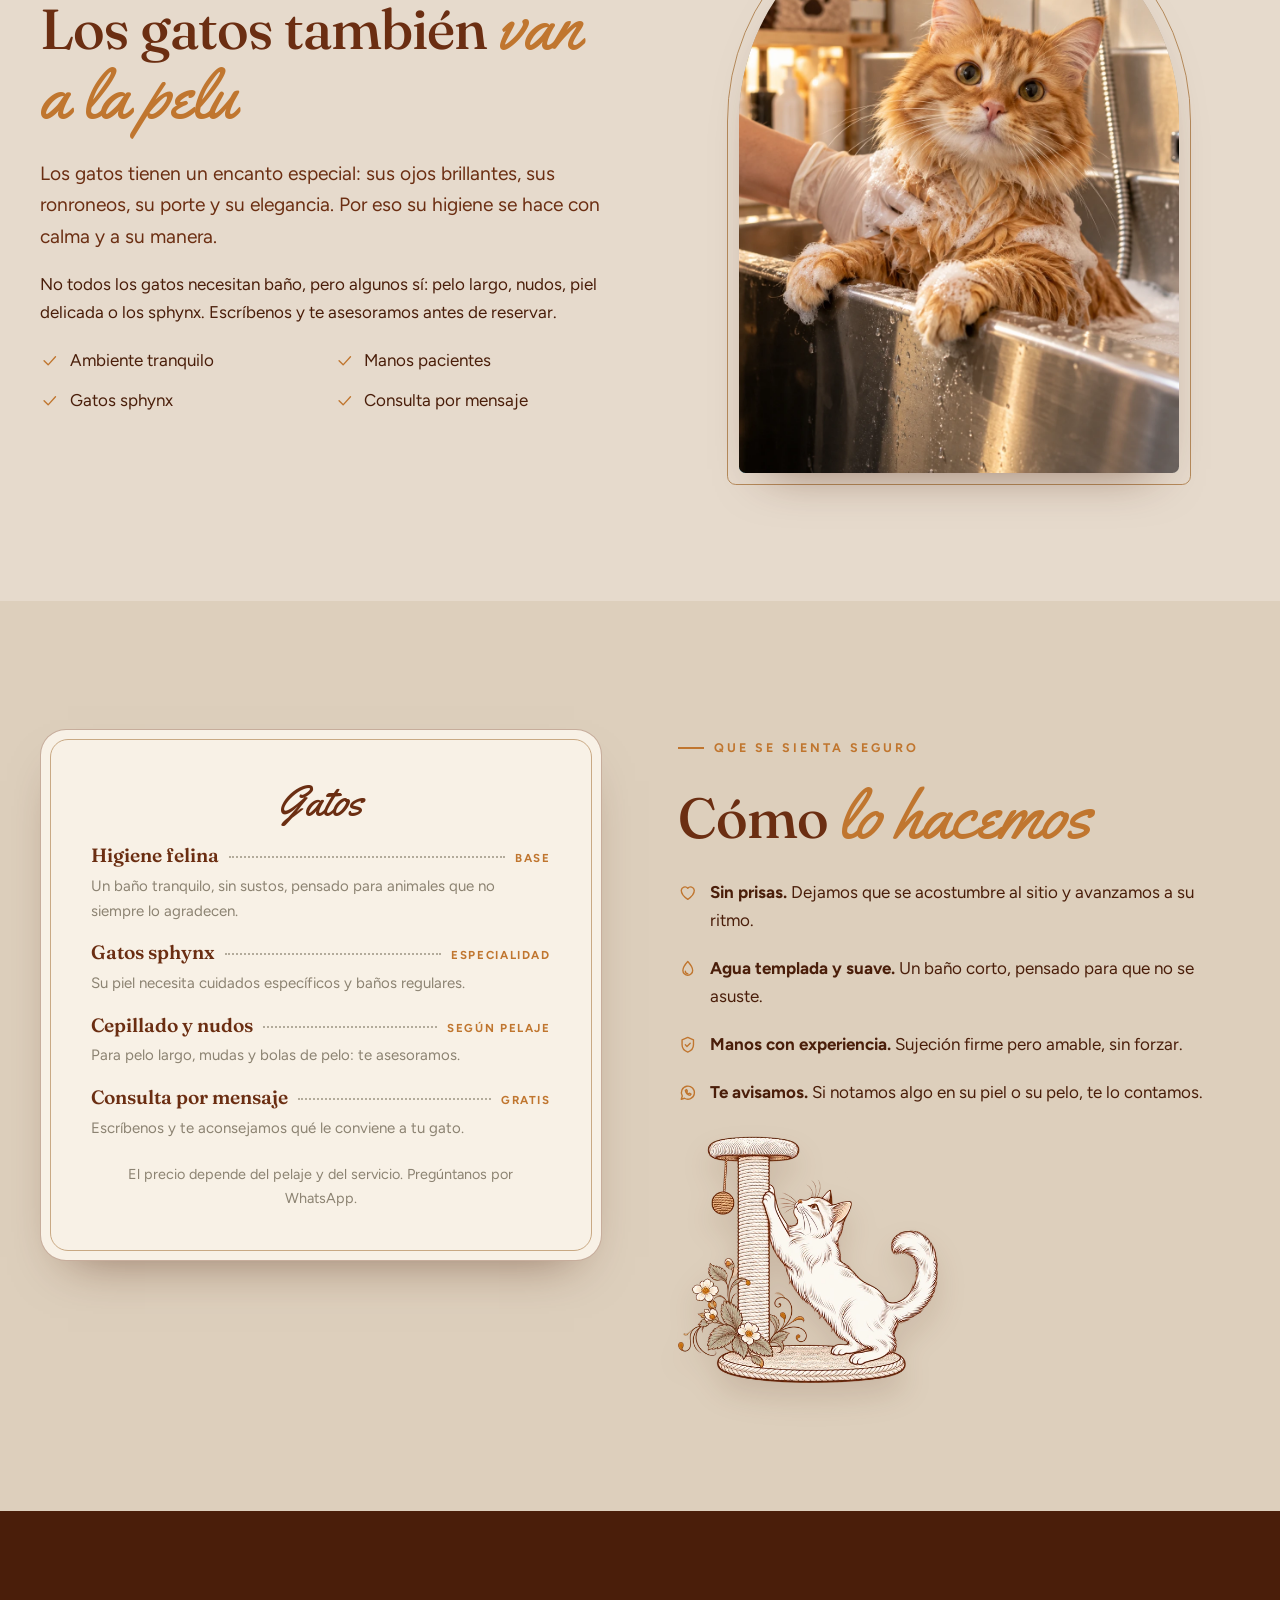
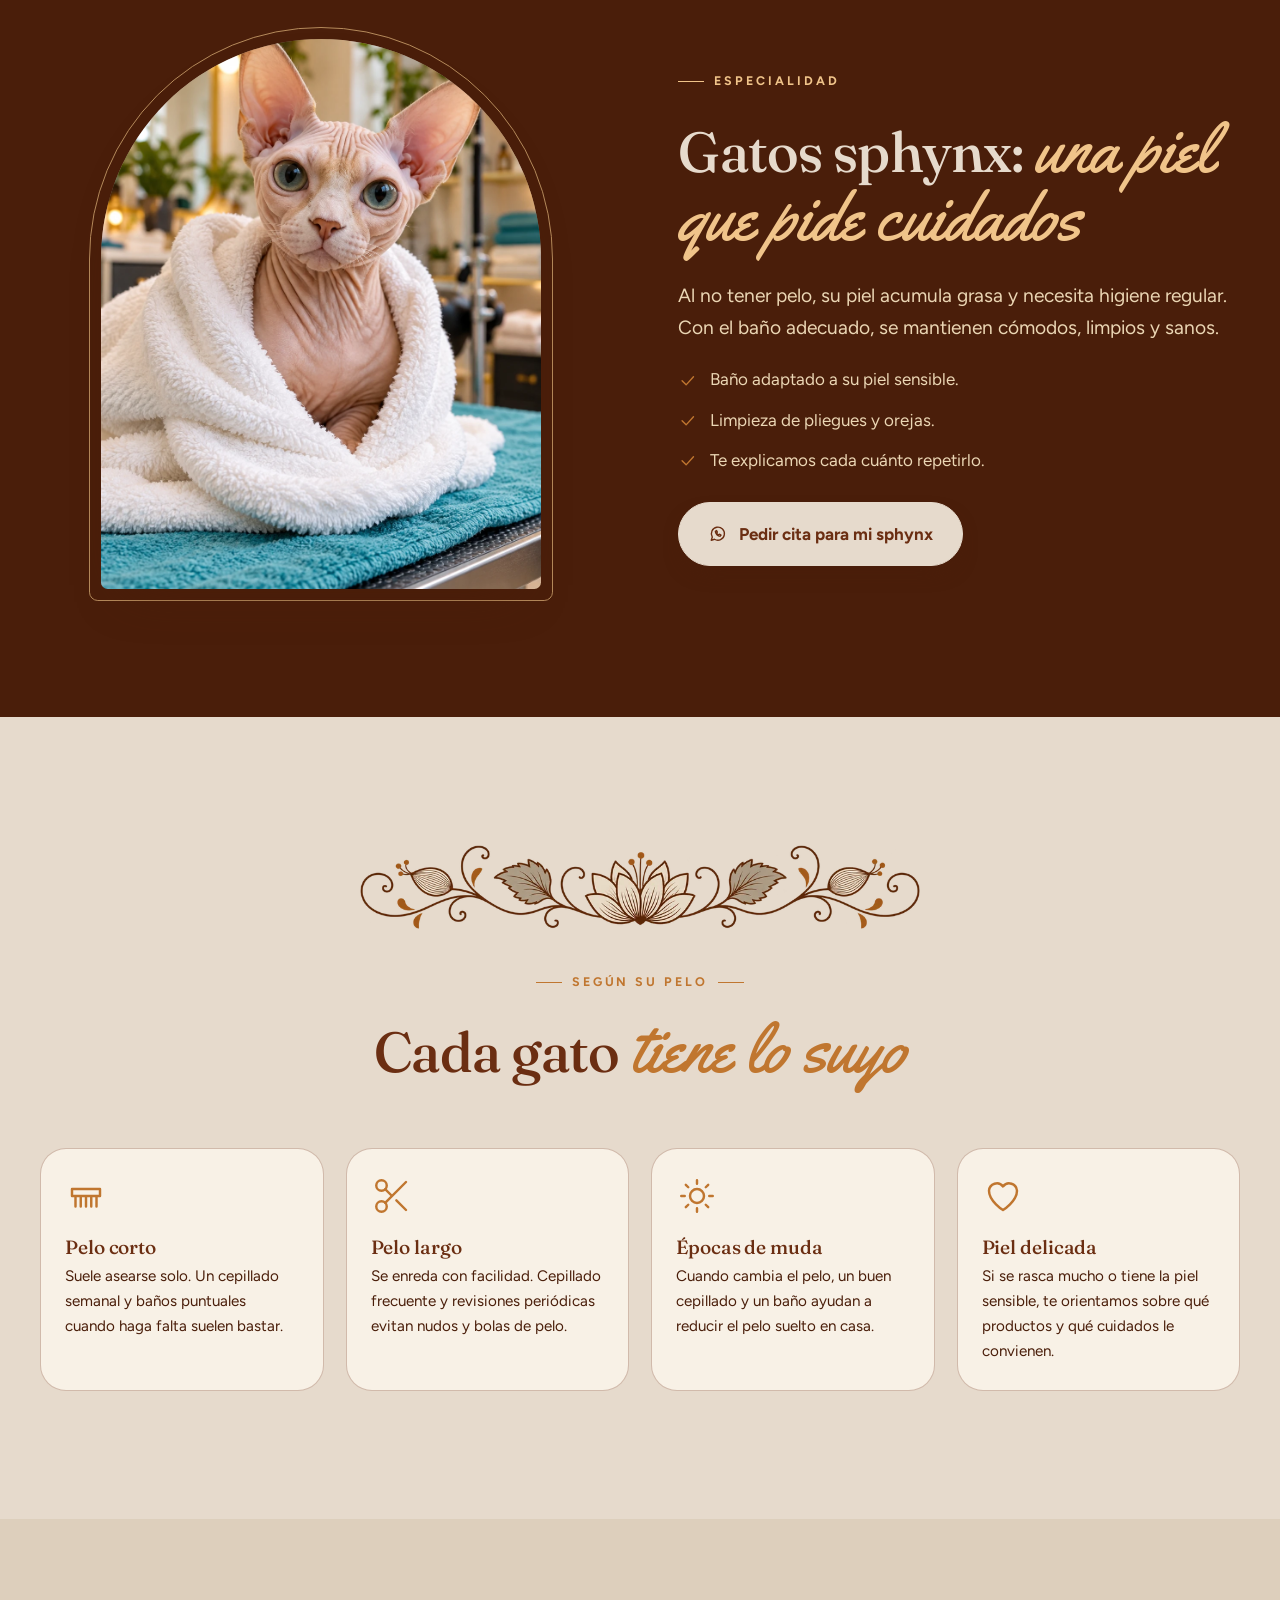
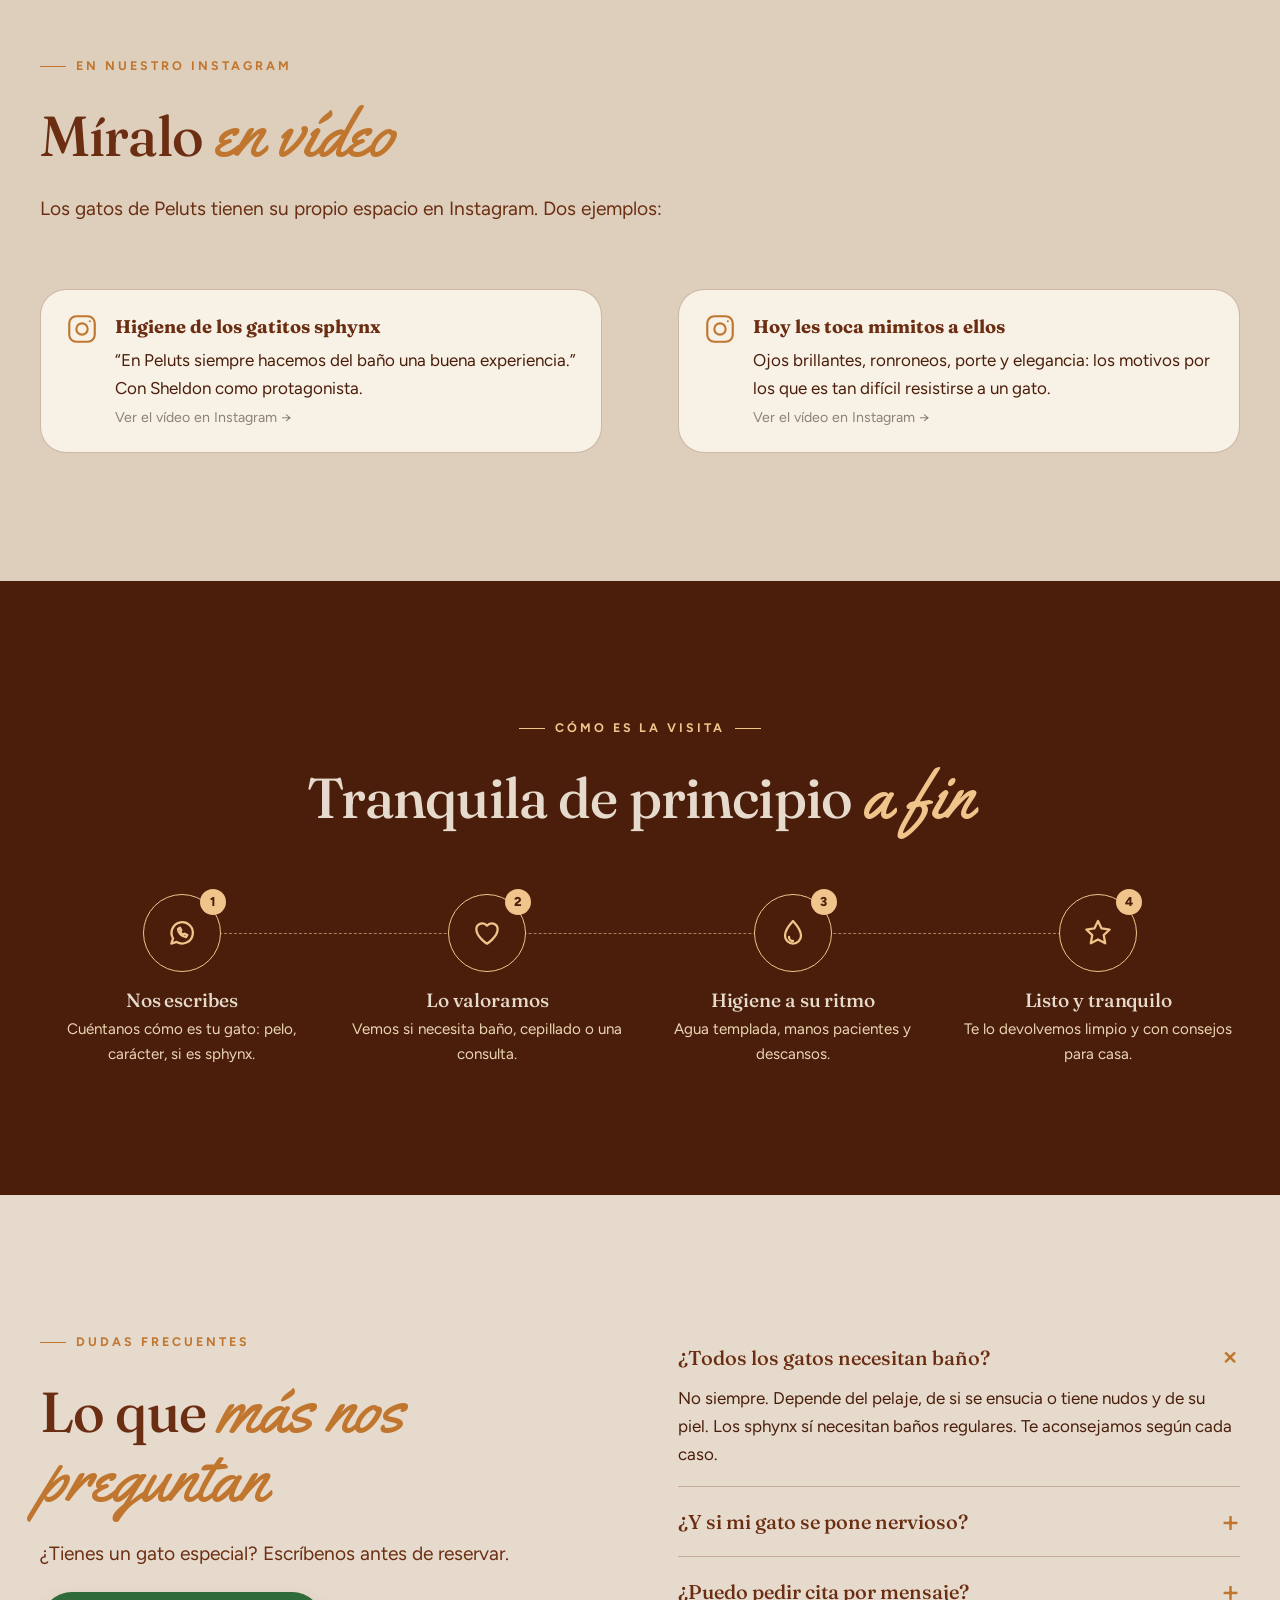
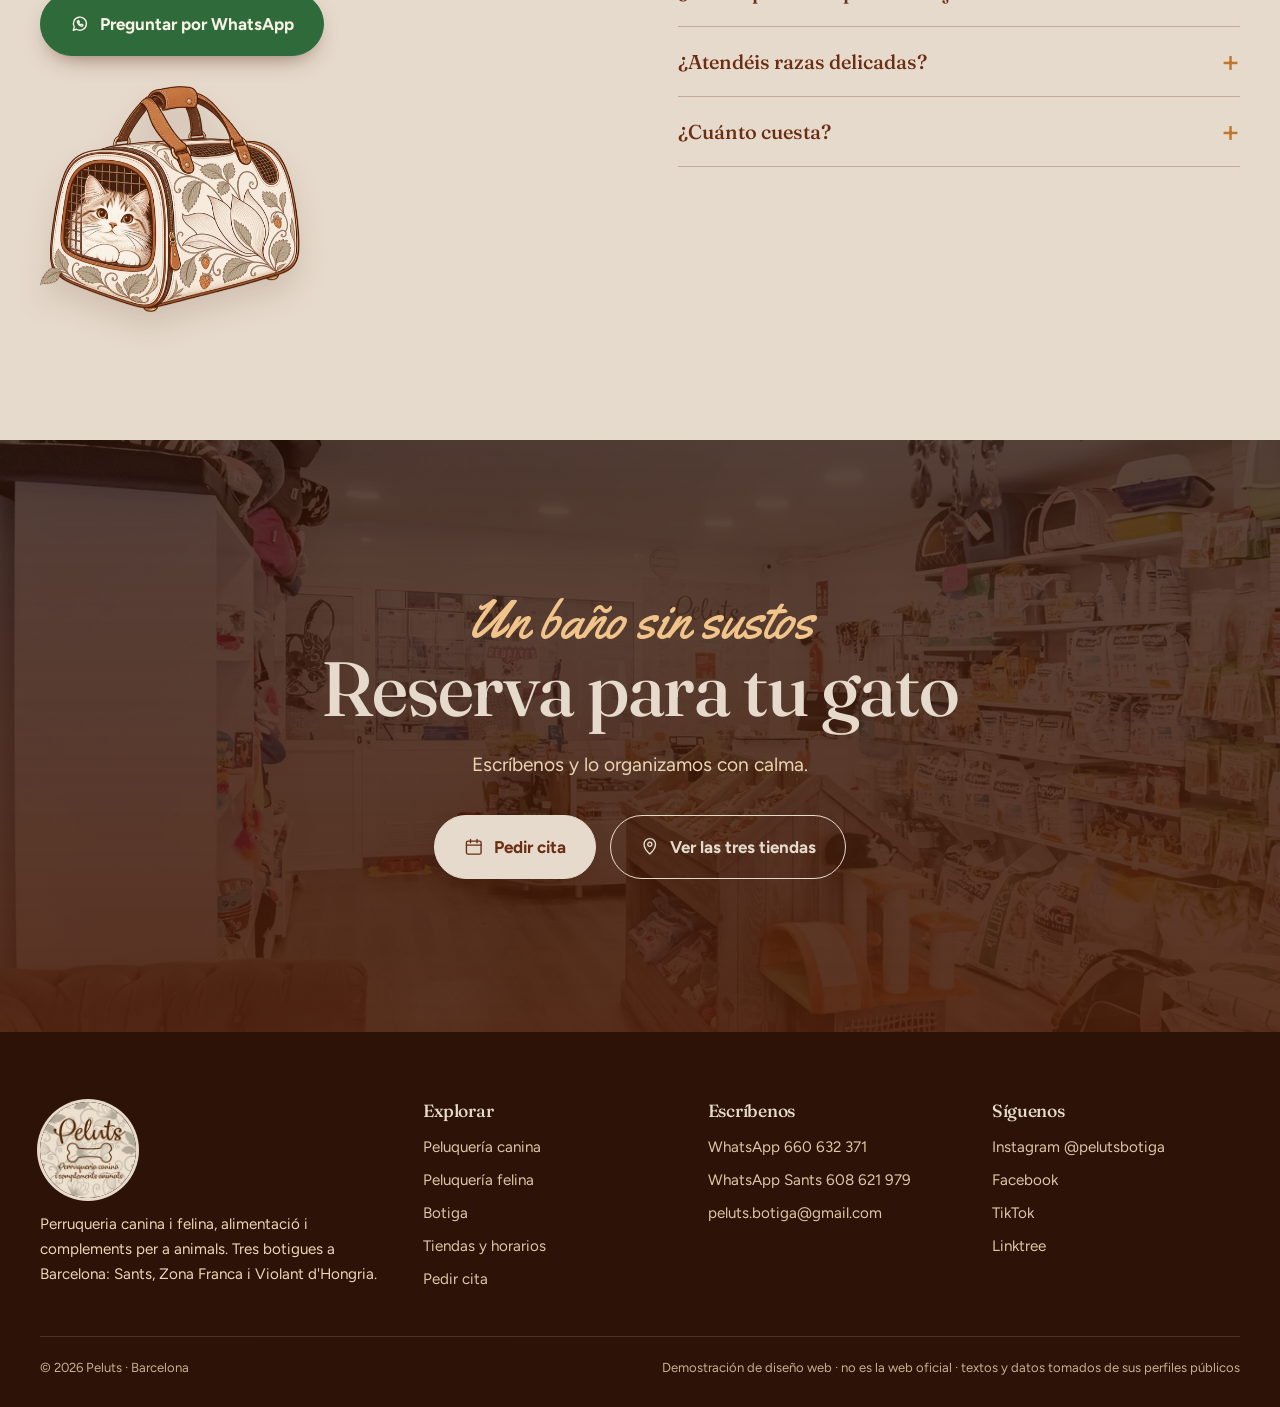
<file: gatos.html>
<!doctype html>
<html lang="es">
<head>
<meta charset="utf-8">
<meta name="viewport" content="width=device-width, initial-scale=1, viewport-fit=cover">
<title>Peluquería felina y gatos sphynx en Barcelona · Peluts</title>
<meta name="description" content="Higiene felina tranquila y a su ritmo en Peluts, Barcelona. También gatos sphynx y razas delicadas.">
<meta name="robots" content="noindex, nofollow">
<meta name="theme-color" content="#6B2E12">
<link rel="icon" href="favicon.ico" sizes="any"><link rel="icon" type="image/png" href="assets/img/favicon-48.png">
<link rel="apple-touch-icon" href="assets/img/apple-touch-icon.png">
<meta property="og:type" content="website"><meta property="og:locale" content="es_ES"><meta property="og:site_name" content="Peluts"><meta property="og:title" content="Peluquería felina y gatos sphynx en Barcelona · Peluts"><meta property="og:description" content="Higiene felina tranquila y a su ritmo en Peluts, Barcelona. También gatos sphynx y razas delicadas."><meta property="og:image" content="https://sefiro888.github.io/peluts/assets/img/og-logo.jpg?v=2"><meta property="og:image:width" content="1200"><meta property="og:image:height" content="630"><meta property="og:image:alt" content="Logotipo de Peluts: perruqueria canina i complements animals"><meta property="og:url" content="https://sefiro888.github.io/peluts/gatos.html"><meta name="twitter:card" content="summary_large_image">
<link rel="preconnect" href="https://fonts.googleapis.com"><link rel="preconnect" href="https://fonts.gstatic.com" crossorigin>
<link href="https://fonts.googleapis.com/css2?family=Figtree:wght@400;500;600;700;800&family=Fraunces:ital,opsz,wght@0,9..144,500;0,9..144,600;0,9..144,700;1,9..144,500&family=Yellowtail&display=swap" rel="stylesheet">
<link rel="stylesheet" href="assets/css/site.css">
<script>document.documentElement.classList.add('js');document.documentElement.setAttribute('data-fondo','limpio')</script>
<script type="application/ld+json">{"@context":"https://schema.org","@type":"PetStore","name":"Peluts","description":"Perruqueria canina i felina, alimentació i complements per a animals","url":"https://www.instagram.com/pelutsbotiga/","sameAs":["https://www.instagram.com/pelutsbotiga/","https://www.facebook.com/pelutsbotiga","https://www.tiktok.com/@animals.peluts"],"email":"peluts.botiga@gmail.com","address":[{"@type":"PostalAddress","streetAddress":"Carrer de Sants, 164","postalCode":"08028","addressLocality":"Barcelona","addressCountry":"ES"},{"@type":"PostalAddress","streetAddress":"Alts Forns, 69, local 16","addressLocality":"Barcelona","addressCountry":"ES"}]}</script>
</head>
<body>
<svg width="0" height="0" style="position:absolute" aria-hidden="true"><defs>
<symbol id="i-scissors" viewBox="0 0 24 24"><circle cx="6" cy="6" r="3"/><circle cx="6" cy="18" r="3"/><path d="M20 4 8.1 15.9M14.5 14.5 20 20M8.1 8.1 12 12"/></symbol>
<symbol id="i-paw" viewBox="0 0 24 24"><ellipse class="f" cx="12" cy="16" rx="5.5" ry="4.5" fill="currentColor" stroke="none"/><ellipse cx="5" cy="10" rx="2.2" ry="3" fill="currentColor" stroke="none"/><ellipse cx="9.5" cy="5.5" rx="2.2" ry="3" fill="currentColor" stroke="none"/><ellipse cx="14.5" cy="5.5" rx="2.2" ry="3" fill="currentColor" stroke="none"/><ellipse cx="19" cy="10" rx="2.2" ry="3" fill="currentColor" stroke="none"/></symbol>
<symbol id="i-bone" viewBox="0 0 24 24"><path d="M7 3.500a2.500 2.500 0 0 0-2 4 2.500 2.500 0 0 0-2.200 2.500A2.500 2.500 0 0 0 5.500 12.500L12 19l1 1a2.500 2.500 0 0 0 4 2 2.500 2.500 0 0 0 3.800-3 2.500 2.500 0 0 0 1-3.800 2.500 2.500 0 0 0-3.300-.2L10.500 6a2.500 2.500 0 0 0-3.500-2.500z" transform="translate(-1 -3) scale(.95)"/></symbol>
<symbol id="i-drop" viewBox="0 0 24 24"><path d="M12 3s6 6.500 6 11a6 6 0 0 1-12 0c0-4.500 6-11 6-11z"/><path d="M9 15a3 3 0 0 0 3 3"/></symbol>
<symbol id="i-cat" viewBox="0 0 24 24"><path d="M5 3.500 8.500 7h7L19 3.500V13a7 7 0 0 1-14 0z"/><path d="M9.500 12h.01M14.500 12h.01M11 15.500l1 .8 1-.8M3 14l3 .5M21 14l-3 .5"/></symbol>
<symbol id="i-dog" viewBox="0 0 24 24"><path d="M7 5h10v8a5 5 0 0 1-10 0z"/><path d="M7 6 4.500 5C2.500 7 2.500 11 4.500 13L7 12M17 6l2.500-1c2 2 2 6 0 8L17 12"/><path d="M10 10h.01M14 10h.01M11 14h2"/></symbol>
<symbol id="i-pin" viewBox="0 0 24 24"><path d="M12 21s7-6.200 7-12a7 7 0 0 0-14 0c0 5.800 7 12 7 12z"/><circle cx="12" cy="9" r="2.500"/></symbol>
<symbol id="i-phone" viewBox="0 0 24 24"><path d="M5 4h4l2 5-2.500 1.500a11 11 0 0 0 5 5L15 13l5 2v4a2 2 0 0 1-2 2A16 16 0 0 1 3 6a2 2 0 0 1 2-2z"/></symbol>
<symbol id="i-wa" viewBox="0 0 24 24"><path d="M4 20l1.300-4A8 8 0 1 1 8 18.700z"/><path d="M9 9c0 3 3 6 6 6l1-1.500-2-1-1 .8c-1-.5-1.800-1.300-2.300-2.300l.8-1-1-2z"/></symbol>
<symbol id="i-ig" viewBox="0 0 24 24"><rect x="3" y="3" width="18" height="18" rx="5"/><circle cx="12" cy="12" r="4"/><path d="M17.500 6.500h.01"/></symbol>
<symbol id="i-clock" viewBox="0 0 24 24"><circle cx="12" cy="12" r="9"/><path d="M12 7v5l3 2"/></symbol>
<symbol id="i-gift" viewBox="0 0 24 24"><rect x="3" y="9" width="18" height="12" rx="2"/><path d="M12 9v12M3 13h18M12 9C9 9 7 7 8.500 5.500S12 6 12 9c0-3 2.500-4.500 3.500-3.500S15 9 12 9z"/></symbol>
<symbol id="i-heart" viewBox="0 0 24 24"><path d="M12 20s-8-5-8-11a4.500 4.500 0 0 1 8-2.500A4.500 4.500 0 0 1 20 9c0 6-8 11-8 11z"/></symbol>
<symbol id="i-tag" viewBox="0 0 24 24"><path d="M3 12V4h8l10 10-8 8z"/><circle cx="7.500" cy="8.500" r="1.500"/></symbol>
<symbol id="i-cup" viewBox="0 0 24 24"><path d="M5 8h14l-1.500 12h-11z"/><path d="M4 8h16M8 4h8M9 13h6"/></symbol>
<symbol id="i-arrow" viewBox="0 0 24 24"><path d="M5 12h14M13 6l6 6-6 6"/></symbol>
<symbol id="i-store" viewBox="0 0 24 24"><path d="M4 9l1-5h14l1 5M4 9v11h16V9M4 9a3 3 0 0 0 5.300 2 3 3 0 0 0 5.400 0A3 3 0 0 0 20 9"/></symbol>
<symbol id="i-cal" viewBox="0 0 24 24"><rect x="3" y="5" width="18" height="16" rx="2"/><path d="M3 10h18M8 3v4M16 3v4"/></symbol>
<symbol id="i-star" viewBox="0 0 24 24"><path d="m12 3 2.700 5.600 6.100.8-4.500 4.200 1.100 6.100L12 16.800 6.600 19.700l1.100-6.100L3.200 9.400l6.100-.8z"/></symbol>
<symbol id="i-menu" viewBox="0 0 24 24"><path d="M4 7h16M4 12h16M4 17h16"/></symbol>
<symbol id="i-sparkle" viewBox="0 0 24 24"><path d="M12 3v5M12 16v5M3 12h5M16 12h5M6 6l3 3M15 15l3 3M18 6l-3 3M9 15l-3 3"/></symbol>
<symbol id="i-bag" viewBox="0 0 24 24"><path d="M5 8h14l1 13H4z"/><path d="M9 8V6a3 3 0 0 1 6 0v2"/></symbol>
<symbol id="i-fish" viewBox="0 0 24 24"><path d="M3 12c3-5 9-6 13-3l5-3v12l-5-3c-4 3-10 2-13-3z"/><path d="M8 11h.01"/></symbol>
<symbol id="i-ghost" viewBox="0 0 24 24"><path d="M5 21V10a7 7 0 0 1 14 0v11l-3-2-2 2-2-2-2 2-2-2z"/><path d="M9.500 10h.01M14.500 10h.01"/></symbol>
<symbol id="i-tree" viewBox="0 0 24 24"><path d="M12 3 6 11h3l-4 6h14l-4-6h3z"/><path d="M12 17v4"/></symbol>
<symbol id="i-pause" viewBox="0 0 24 24"><path d="M8 5v14M16 5v14"/></symbol>
<symbol id="i-play" viewBox="0 0 24 24"><path d="M7 4l12 8-12 8z"/></symbol>
<symbol id="i-chev" viewBox="0 0 24 24"><path d="m6 9 6 6 6-6"/></symbol>
<symbol id="i-check" viewBox="0 0 24 24"><path d="m5 12 5 5 9-10"/></symbol>
<symbol id="i-sun" viewBox="0 0 24 24"><circle cx="12" cy="12" r="4"/><path d="M12 3v2M12 19v2M3 12h2M19 12h2M5.600 5.600 7 7M17 17l1.400 1.400M18.400 5.600 17 7M7 17l-1.400 1.400"/></symbol>
<symbol id="i-comb" viewBox="0 0 24 24"><path d="M4 8h16v4H4zM6 12v6M9 12v6M12 12v6M15 12v6M18 12v6"/></symbol>
<symbol id="i-shield" viewBox="0 0 24 24"><path d="M12 3 5 6v6c0 4.500 3 7.500 7 9 4-1.500 7-4.500 7-9V6z"/><path d="m9 12 2 2 4-4"/></symbol>
</defs></svg>
<a class="skip" href="#contenido">Saltar al contenido</a>

<div class="topbar">
<div class="ann" role="region" aria-label="Avisos importantes"><div class="ann-viewport"><div class="ann-track"><a class="ann-it" href="cita.html"><svg class="ico " aria-hidden="true"><use href="#i-wa"/></svg><span><b>Pide cita por WhatsApp</b> 660 632 371</span></a><i class="ann-sep" aria-hidden="true">✦</i><a class="ann-it" href="tienda.html"><svg class="ico " aria-hidden="true"><use href="#i-star"/></svg><span><b>NOVEDAD</b> Yogures @vetilicius para perros, ya en tienda</span></a><i class="ann-sep" aria-hidden="true">✦</i><a class="ann-it" href="peluqueria.html"><svg class="ico " aria-hidden="true"><use href="#i-scissors"/></svg><span><b>Peluquería canina y felina</b> con cita previa · también gatos sphynx</span></a><i class="ann-sep" aria-hidden="true">✦</i><a class="ann-it" href="tiendas.html#sants"><svg class="ico " aria-hidden="true"><use href="#i-gift"/></svg><span><b>Tarjeta regalo</b> admitida en la tienda de Sants (Carrer de Sants)</span></a><i class="ann-sep" aria-hidden="true">✦</i><a class="ann-it" href="tiendas.html#sants"><svg class="ico " aria-hidden="true"><use href="#i-clock"/></svg><span><b>Sants</b> <span data-live="sants">consultando horario…</span></span></a><i class="ann-sep" aria-hidden="true">✦</i><a class="ann-it" href="tiendas.html#zonafranca"><svg class="ico " aria-hidden="true"><use href="#i-clock"/></svg><span><b>Zona Franca</b> <span data-live="zf">consultando horario…</span></span></a><i class="ann-sep" aria-hidden="true">✦</i><a class="ann-it" href="https://www.instagram.com/pelutsbotiga/" target="_blank" rel="noopener"><svg class="ico " aria-hidden="true"><use href="#i-ig"/></svg><span><b>Instagram @pelutsbotiga</b> ferias, campañas y novedades</span></a><i class="ann-sep" aria-hidden="true">✦</i><a class="ann-it" href="https://www.instagram.com/pelutsbotiga/" target="_blank" rel="noopener"><svg class="ico " aria-hidden="true"><use href="#i-tree"/></svg><span><b>Horarios de fiestas</b> los avisamos siempre en Instagram</span></a><i class="ann-sep" aria-hidden="true">✦</i><span class="ann-dup" aria-hidden="true"><a class="ann-it" href="cita.html"><svg class="ico " aria-hidden="true"><use href="#i-wa"/></svg><span><b>Pide cita por WhatsApp</b> 660 632 371</span></a><i class="ann-sep" aria-hidden="true">✦</i><a class="ann-it" href="tienda.html"><svg class="ico " aria-hidden="true"><use href="#i-star"/></svg><span><b>NOVEDAD</b> Yogures @vetilicius para perros, ya en tienda</span></a><i class="ann-sep" aria-hidden="true">✦</i><a class="ann-it" href="peluqueria.html"><svg class="ico " aria-hidden="true"><use href="#i-scissors"/></svg><span><b>Peluquería canina y felina</b> con cita previa · también gatos sphynx</span></a><i class="ann-sep" aria-hidden="true">✦</i><a class="ann-it" href="tiendas.html#sants"><svg class="ico " aria-hidden="true"><use href="#i-gift"/></svg><span><b>Tarjeta regalo</b> admitida en la tienda de Sants (Carrer de Sants)</span></a><i class="ann-sep" aria-hidden="true">✦</i><a class="ann-it" href="tiendas.html#sants"><svg class="ico " aria-hidden="true"><use href="#i-clock"/></svg><span><b>Sants</b> <span data-live="sants">consultando horario…</span></span></a><i class="ann-sep" aria-hidden="true">✦</i><a class="ann-it" href="tiendas.html#zonafranca"><svg class="ico " aria-hidden="true"><use href="#i-clock"/></svg><span><b>Zona Franca</b> <span data-live="zf">consultando horario…</span></span></a><i class="ann-sep" aria-hidden="true">✦</i><a class="ann-it" href="https://www.instagram.com/pelutsbotiga/" target="_blank" rel="noopener"><svg class="ico " aria-hidden="true"><use href="#i-ig"/></svg><span><b>Instagram @pelutsbotiga</b> ferias, campañas y novedades</span></a><i class="ann-sep" aria-hidden="true">✦</i><a class="ann-it" href="https://www.instagram.com/pelutsbotiga/" target="_blank" rel="noopener"><svg class="ico " aria-hidden="true"><use href="#i-tree"/></svg><span><b>Horarios de fiestas</b> los avisamos siempre en Instagram</span></a><i class="ann-sep" aria-hidden="true">✦</i></span></div></div><button class="ann-pause" type="button" aria-label="Pausar avisos" aria-pressed="false"><svg class="ico " aria-hidden="true"><use href="#i-pause"/></svg></button></div>
<header class="site-header">
<div class="progress" aria-hidden="true"><span></span><i><svg class="ico " aria-hidden="true"><use href="#i-bone"/></svg></i></div>
<div class="wrap header-in">
 <a class="brand" href="index.html" aria-label="Peluts, inicio"><img src="assets/img/logo-96.webp" width="54" height="54" alt=""><span><b>Peluts</b><small>Perruqueria canina</small></span></a>
 <button class="burger" aria-label="Abrir menú" aria-expanded="false" aria-controls="nav"><svg class="ico " aria-hidden="true"><use href="#i-menu"/></svg></button>
 <nav class="nav" id="nav" aria-label="Principal"><a href="index.html">Inicio</a><div class="has-sub"><a href="peluqueria.html" aria-current="true">Peluquería</a><button class="sub-toggle" type="button" aria-expanded="false" aria-label="Ver Perros y Gatos"><svg class="ico " aria-hidden="true"><use href="#i-chev"/></svg></button><div class="sub"><a href="perros.html"><svg class="ico " aria-hidden="true"><use href="#i-dog"/></svg> Perros</a><a href="gatos.html" aria-current="page"><svg class="ico " aria-hidden="true"><use href="#i-cat"/></svg> Gatos</a></div></div><a href="tienda.html">Botiga</a><a href="tiendas.html">Tiendas y horarios</a><a class="btn sm" href="cita.html"><svg class="ico " aria-hidden="true"><use href="#i-cal"/></svg> Pedir cita</a></nav>
</div></header></div>
<main id="contenido">
<section class="hf"><div class="hf-bg"><img src="assets/img/fotos/3381-2400.webp" srcset="assets/img/fotos/3381-480.webp 480w, assets/img/fotos/3381-900.webp 900w, assets/img/fotos/3381-1600.webp 1600w, assets/img/fotos/3381-2400.webp 2000w" sizes="100vw" width="2000" height="1333" alt="Interior de la tienda Peluts con un árbol rascador para gatos" style="object-position:72% 50%" fetchpriority="high" decoding="async"><img class="over" src="assets/img/ia/gatos-hero.webp" alt="" style="object-position:72% 50%" loading="lazy" decoding="async" onerror="this.remove()"></div><div class="hf-shade"></div>
<div class="wrap hf-in"><span class="kicker l rv">Peluquería felina</span><h1 class="rv d1">Un baño <em class="s">sin sustos</em></h1><p class="lead rv d2">Higiene felina en un ambiente tranquilo, con manos pacientes y a su ritmo. También gatos sphynx y razas delicadas.</p><div class="hero-cta rv d3"><a class="btn light" href="cita.html?animal=Gato"><svg class="ico " aria-hidden="true"><use href="#i-wa"/></svg> Pedir cita</a><a class="btn ghost light" href="#carta"><svg class="ico " aria-hidden="true"><use href="#i-scissors"/></svg> Ver servicios</a></div></div></section>
<section class="inter"><div class="inter-in"><div class="a rv"><img class="deco " src="assets/img/deco/gato.webp" srcset="assets/img/deco/gato-s.webp 480w, assets/img/deco/gato.webp 900w" sizes="(max-width:760px) 45vw, 340px" width="900" height="1009" alt="" aria-hidden="true" loading="lazy" decoding="async"></div><div class="t rv d1"><span class="script">Elegancia en cada pelo</span><p>Del gato de pelo largo al sphynx, cada uno a su manera.</p></div><div class="b rv d2"><img class="deco d2" src="assets/img/deco/sphynx.webp" srcset="assets/img/deco/sphynx-s.webp 480w, assets/img/deco/sphynx.webp 900w" sizes="(max-width:760px) 45vw, 340px" width="900" height="1272" alt="" aria-hidden="true" loading="lazy" decoding="async"></div></div></section><section>
<div class="wrap split">
 <div><span class="kicker l rv">Peluquería felina</span>
  <h2 class="rv d1" style="margin:.4em 0 .5em">Los gatos también <em class="s">van a la pelu</em></h2>
  <p class="lead rv d2">Los gatos tienen un encanto especial: sus ojos brillantes, sus ronroneos, su porte y su elegancia. Por eso su higiene se hace con calma y a su manera.</p>
  <p class="rv d2">No todos los gatos necesitan baño, pero algunos sí: pelo largo, nudos, piel delicada o los sphynx. Escríbenos y te asesoramos antes de reservar.</p>
  <ul class="checkgrid rv d3"><li><svg class="ico " aria-hidden="true"><use href="#i-check"/></svg><span>Ambiente tranquilo</span></li><li><svg class="ico " aria-hidden="true"><use href="#i-check"/></svg><span>Manos pacientes</span></li><li><svg class="ico " aria-hidden="true"><use href="#i-check"/></svg><span>Gatos sphynx</span></li><li><svg class="ico " aria-hidden="true"><use href="#i-check"/></svg><span>Consulta por mensaje</span></li></ul>
 </div>
 <div class="frame rv d1" style="max-width:440px;justify-self:center"><div class="arch" style="aspect-ratio:4/5.2;position:relative"><img src="assets/img/fotos/3399-2400.webp" srcset="assets/img/fotos/3399-480.webp 480w, assets/img/fotos/3399-900.webp 900w, assets/img/fotos/3399-1600.webp 1600w, assets/img/fotos/3399-2400.webp 2000w" sizes="(max-width:900px) 90vw, 440px" width="2000" height="1333" alt="Figura de gato blanco en el mostrador de Peluts" style="object-position:50% 40%" loading="lazy" decoding="async"><img class="over" src="assets/img/ia/gato-peluqueria.webp" alt="Gato recibiendo un baño tranquilo en Peluts" style="object-position:center" loading="lazy" decoding="async" onerror="this.remove()"></div></div>
</div>
</section>

<section class="bg-papel" id="carta">
<div class="wrap split" style="align-items:start">
 <div class="carta rv"><h3>Gatos</h3><p class="sub">peluquería felina</p>
  <div class="item"><b>Higiene felina</b><span class="dots"></span><span class="tag">base</span></div><p class="d">Un baño tranquilo, sin sustos, pensado para animales que no siempre lo agradecen.</p><div class="item"><b>Gatos sphynx</b><span class="dots"></span><span class="tag">especialidad</span></div><p class="d">Su piel necesita cuidados específicos y baños regulares.</p><div class="item"><b>Cepillado y nudos</b><span class="dots"></span><span class="tag">según pelaje</span></div><p class="d">Para pelo largo, mudas y bolas de pelo: te asesoramos.</p><div class="item"><b>Consulta por mensaje</b><span class="dots"></span><span class="tag">gratis</span></div><p class="d">Escríbenos y te aconsejamos qué le conviene a tu gato.</p>
  <p class="carta-note">El precio depende del pelaje y del servicio. Pregúntanos por WhatsApp.</p></div>
 <div class="rv d1"><span class="kicker l">Que se sienta seguro</span><h2 style="margin:.4em 0 .5em">Cómo <em class="s">lo hacemos</em></h2>
  <ul class="checks" style="gap:20px">
   <li><svg class="ico " aria-hidden="true"><use href="#i-heart"/></svg><span><b>Sin prisas.</b> Dejamos que se acostumbre al sitio y avanzamos a su ritmo.</span></li>
   <li><svg class="ico " aria-hidden="true"><use href="#i-drop"/></svg><span><b>Agua templada y suave.</b> Un baño corto, pensado para que no se asuste.</span></li>
   <li><svg class="ico " aria-hidden="true"><use href="#i-shield"/></svg><span><b>Manos con experiencia.</b> Sujeción firme pero amable, sin forzar.</span></li>
   <li><svg class="ico " aria-hidden="true"><use href="#i-wa"/></svg><span><b>Te avisamos.</b> Si notamos algo en su piel o su pelo, te lo contamos.</span></li>
  </ul><img class="deco aside-deco" src="assets/img/deco/rascador.webp" srcset="assets/img/deco/rascador-s.webp 480w, assets/img/deco/rascador.webp 900w" sizes="(max-width:760px) 45vw, 340px" width="900" height="854" alt="" aria-hidden="true" loading="lazy" decoding="async"></div>
</div>
</section>

<section class="bg-choco">
<div class="wrap split">
 <div class="frame rv" style="max-width:440px;justify-self:center"><div class="arch" style="aspect-ratio:4/5;position:relative;background:var(--choco) url(assets/img/flor-choco.webp) center/520px"><img src="assets/img/flor-disco.webp" alt="" style="opacity:.55"><img class="over" src="assets/img/ia/sphynx-bano.webp" alt="Gato sphynx envuelto en una toalla tras el baño" style="object-position:center" loading="lazy" decoding="async" onerror="this.remove()"></div></div>
 <div><span class="kicker l rv">Especialidad</span><h2 class="rv d1" style="margin:.4em 0 .5em">Gatos sphynx: <em class="s">una piel que pide cuidados</em></h2>
  <p class="lead rv d2">Al no tener pelo, su piel acumula grasa y necesita higiene regular. Con el baño adecuado, se mantienen cómodos, limpios y sanos.</p>
  <ul class="checks rv d3" style="color:#EBD6B4"><li><svg class="ico " aria-hidden="true"><use href="#i-check"/></svg><span>Baño adaptado a su piel sensible.</span></li><li><svg class="ico " aria-hidden="true"><use href="#i-check"/></svg><span>Limpieza de pliegues y orejas.</span></li><li><svg class="ico " aria-hidden="true"><use href="#i-check"/></svg><span>Te explicamos cada cuánto repetirlo.</span></li></ul>
  <a class="btn light rv d3" href="cita.html?animal=Gato&servicio=Sphynx"><svg class="ico " aria-hidden="true"><use href="#i-wa"/></svg> Pedir cita para mi sphynx</a></div>
</div>
</section>

<section>
<div class="wrap">
 <div class="sec-head center"><img class="sep top rv" src="assets/img/deco/sep.webp" srcset="assets/img/deco/sep-s.webp 480w, assets/img/deco/sep.webp 900w" sizes="(max-width:760px) 86vw, 560px" width="900" height="135" alt="" aria-hidden="true" loading="lazy" decoding="async"><span class="kicker rv">Según su pelo</span><h2 class="rv d1">Cada gato <em class="s">tiene lo suyo</em></h2></div>
 <div class="cols4">
  <div class="box rv d0"><svg class="ico " aria-hidden="true"><use href="#i-comb"/></svg><h3>Pelo corto</h3><p>Suele asearse solo. Un cepillado semanal y baños puntuales cuando haga falta suelen bastar.</p></div>
  <div class="box rv d1"><svg class="ico " aria-hidden="true"><use href="#i-scissors"/></svg><h3>Pelo largo</h3><p>Se enreda con facilidad. Cepillado frecuente y revisiones periódicas evitan nudos y bolas de pelo.</p></div>
  <div class="box rv d2"><svg class="ico " aria-hidden="true"><use href="#i-sun"/></svg><h3>Épocas de muda</h3><p>Cuando cambia el pelo, un buen cepillado y un baño ayudan a reducir el pelo suelto en casa.</p></div>
  <div class="box rv d3"><svg class="ico " aria-hidden="true"><use href="#i-heart"/></svg><h3>Piel delicada</h3><p>Si se rasca mucho o tiene la piel sensible, te orientamos sobre qué productos y qué cuidados le convienen.</p></div>
 </div>
</div>
</section>

<section class="bg-papel">
<div class="wrap">
 <div class="sec-head"><span class="kicker l rv">En nuestro Instagram</span><h2 class="rv d1">Míralo <em class="s">en vídeo</em></h2><p class="lead rv d2">Los gatos de Peluts tienen su propio espacio en Instagram. Dos ejemplos:</p></div>
 <div class="split" style="align-items:stretch">
  <a class="igcard rv" href="https://www.instagram.com/pelutsbotiga/reel/DBGleexI5HN/" target="_blank" rel="noopener"><svg class="ico " aria-hidden="true"><use href="#i-ig"/></svg><div><b>Higiene de los gatitos sphynx</b><p>“En Peluts siempre hacemos del baño una buena experiencia.” Con Sheldon como protagonista.</p><small>Ver el vídeo en Instagram →</small></div></a>
  <a class="igcard rv d1" href="https://www.instagram.com/pelutsbotiga/reel/DCO-O70It8I/" target="_blank" rel="noopener"><svg class="ico " aria-hidden="true"><use href="#i-ig"/></svg><div><b>Hoy les toca mimitos a ellos</b><p>Ojos brillantes, ronroneos, porte y elegancia: los motivos por los que es tan difícil resistirse a un gato.</p><small>Ver el vídeo en Instagram →</small></div></a>
 </div>
</div>
</section>

<section class="bg-choco">
<div class="wrap">
 <div class="sec-head center"><span class="kicker rv">Cómo es la visita</span><h2 class="rv d1">Tranquila de principio <em class="s">a fin</em></h2></div>
 <div class="steps"><div class="step rv d0"><div class="ball" data-n="1"><svg class="ico " aria-hidden="true"><use href="#i-wa"/></svg></div><h3>Nos escribes</h3><p>Cuéntanos cómo es tu gato: pelo, carácter, si es sphynx.</p></div><div class="step rv d1"><div class="ball" data-n="2"><svg class="ico " aria-hidden="true"><use href="#i-heart"/></svg></div><h3>Lo valoramos</h3><p>Vemos si necesita baño, cepillado o una consulta.</p></div><div class="step rv d2"><div class="ball" data-n="3"><svg class="ico " aria-hidden="true"><use href="#i-drop"/></svg></div><h3>Higiene a su ritmo</h3><p>Agua templada, manos pacientes y descansos.</p></div><div class="step rv d3"><div class="ball" data-n="4"><svg class="ico " aria-hidden="true"><use href="#i-star"/></svg></div><h3>Listo y tranquilo</h3><p>Te lo devolvemos limpio y con consejos para casa.</p></div></div>
</div>
</section>

<section>
<div class="wrap split" style="align-items:start">
 <div><span class="kicker l rv">Dudas frecuentes</span><h2 class="rv d1" style="margin:.4em 0 .45em">Lo que <em class="s">más nos preguntan</em></h2><p class="lead rv d2">¿Tienes un gato especial? Escríbenos antes de reservar.</p>
  <p class="rv d3" style="margin-top:22px"><a class="btn wa" href="https://wa.me/34660632371" target="_blank" rel="noopener"><svg class="ico " aria-hidden="true"><use href="#i-wa"/></svg> Preguntar por WhatsApp</a></p><img class="deco aside-deco" src="assets/img/deco/transportin.webp" srcset="assets/img/deco/transportin-s.webp 480w, assets/img/deco/transportin.webp 900w" sizes="(max-width:760px) 45vw, 340px" width="900" height="782" alt="" aria-hidden="true" loading="lazy" decoding="async"></div>
 <div class="rv d1">
  <details open><summary>¿Todos los gatos necesitan baño?</summary><p>No siempre. Depende del pelaje, de si se ensucia o tiene nudos y de su piel. Los sphynx sí necesitan baños regulares. Te aconsejamos según cada caso.</p></details><details><summary>¿Y si mi gato se pone nervioso?</summary><p>Es normal. Vamos con calma, hacemos pausas y avanzamos a su ritmo. Cuéntanos cómo reacciona para prepararlo.</p></details><details><summary>¿Puedo pedir cita por mensaje?</summary><p>Sí, por WhatsApp o por mensaje directo en Instagram. También puedes usar el <a href="cita.html?animal=Gato">formulario de cita</a>.</p></details><details><summary>¿Atendéis razas delicadas?</summary><p>Sí, incluidos gatos sphynx. Escríbenos con los detalles y lo valoramos.</p></details><details><summary>¿Cuánto cuesta?</summary><p>Depende del pelaje y del servicio. Te damos el precio antes de reservar.</p></details>
 </div>
</div>
</section>
<section class="cta"><div class="bgimg"><img src="assets/img/fotos/3381-2400.webp" srcset="assets/img/fotos/3381-480.webp 480w, assets/img/fotos/3381-900.webp 900w, assets/img/fotos/3381-1600.webp 1600w, assets/img/fotos/3381-2400.webp 2000w" sizes="100vw" width="2000" height="1333" alt="" style="object-position:center" loading="lazy" decoding="async"></div><div class="mark"><img src="assets/img/flor-disco.webp" alt="" width="900" height="900" loading="lazy"></div><div class="wrap rv">
<span class="script">Un baño sin sustos</span><h2>Reserva para tu gato</h2><p class="lead">Escríbenos y lo organizamos con calma.</p>
<div class="cta-btns"><a class="btn light" href="cita.html"><svg class="ico " aria-hidden="true"><use href="#i-cal"/></svg> Pedir cita</a><a class="btn ghost light" href="tiendas.html"><svg class="ico " aria-hidden="true"><use href="#i-pin"/></svg> Ver las tres tiendas</a></div></div></section>

</main>
<footer>
<div class="wrap">
<div class="foot-grid">
 <div class="foot-brand"><img src="assets/img/logo-200.webp" width="90" height="90" alt="Logotipo de Peluts"><p>Perruqueria canina i felina, alimentació i complements per a animals. Tres botigues a Barcelona: Sants, Zona Franca i Violant d'Hongria.</p></div>
 <div><h4>Explorar</h4><ul><li><a href="perros.html">Peluquería canina</a></li><li><a href="gatos.html">Peluquería felina</a></li><li><a href="tienda.html">Botiga</a></li><li><a href="tiendas.html">Tiendas y horarios</a></li><li><a href="cita.html">Pedir cita</a></li></ul></div>
 <div><h4>Escríbenos</h4><ul><li><a href="https://wa.me/34660632371" target="_blank" rel="noopener">WhatsApp 660 632 371</a></li><li><a href="https://wa.me/34608621979" target="_blank" rel="noopener">WhatsApp Sants 608 621 979</a></li><li><a href="mailto:peluts.botiga@gmail.com">peluts.botiga@gmail.com</a></li></ul></div>
 <div><h4>Síguenos</h4><ul><li><a href="https://www.instagram.com/pelutsbotiga/" target="_blank" rel="noopener">Instagram @pelutsbotiga</a></li><li><a href="https://www.facebook.com/pelutsbotiga" target="_blank" rel="noopener">Facebook</a></li><li><a href="https://www.tiktok.com/@animals.peluts" target="_blank" rel="noopener">TikTok</a></li><li><a href="https://linktr.ee/peluts.botiga" target="_blank" rel="noopener">Linktree</a></li></ul></div>
</div>
<div class="legal"><span>© <span id="year">2026</span> Peluts · Barcelona</span><span>Demostración de diseño web · no es la web oficial · textos y datos tomados de sus perfiles públicos</span></div>
</div></footer>
<div class="wa-chat"><div class="wa-bubble" role="status" aria-live="polite" hidden><button class="wa-x" type="button" aria-label="Cerrar mensaje">×</button><a class="wa-msg" href="https://wa.me/34660632371" target="_blank" rel="noopener"><img src="assets/img/logo-96.webp" width="40" height="40" alt=""><span class="wa-body"><b>Peluts</b><span class="wa-typing" aria-hidden="true"><i></i><i></i><i></i></span><span class="wa-txt"></span><small>ahora · WhatsApp</small></span></a></div><a class="fab" id="wa-fab" href="https://wa.me/34660632371?text=%C2%A1Hola%20Peluts!" target="_blank" rel="noopener" aria-label="Escribir por WhatsApp"><svg class="ico " aria-hidden="true"><use href="#i-wa"/></svg></a></div>
<script src="assets/js/site.js" defer></script>
</body>
</html>
</file>
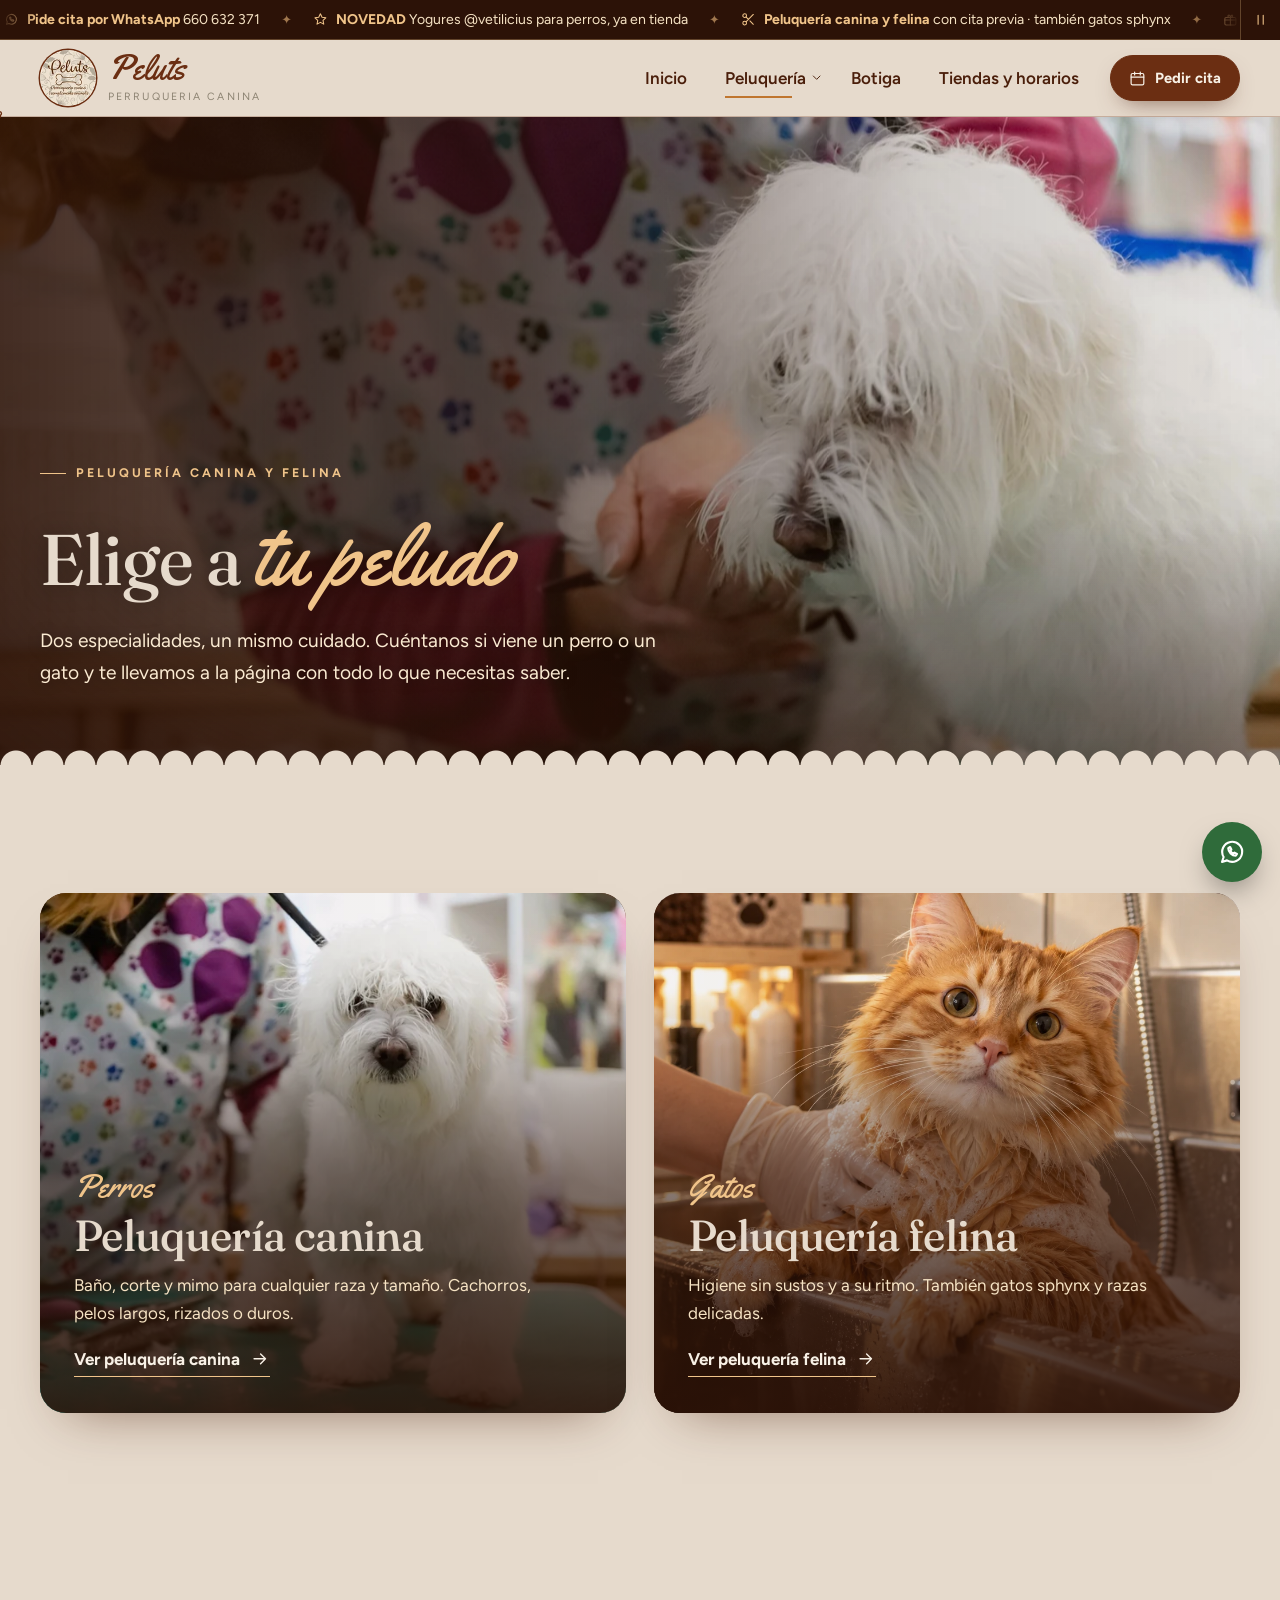
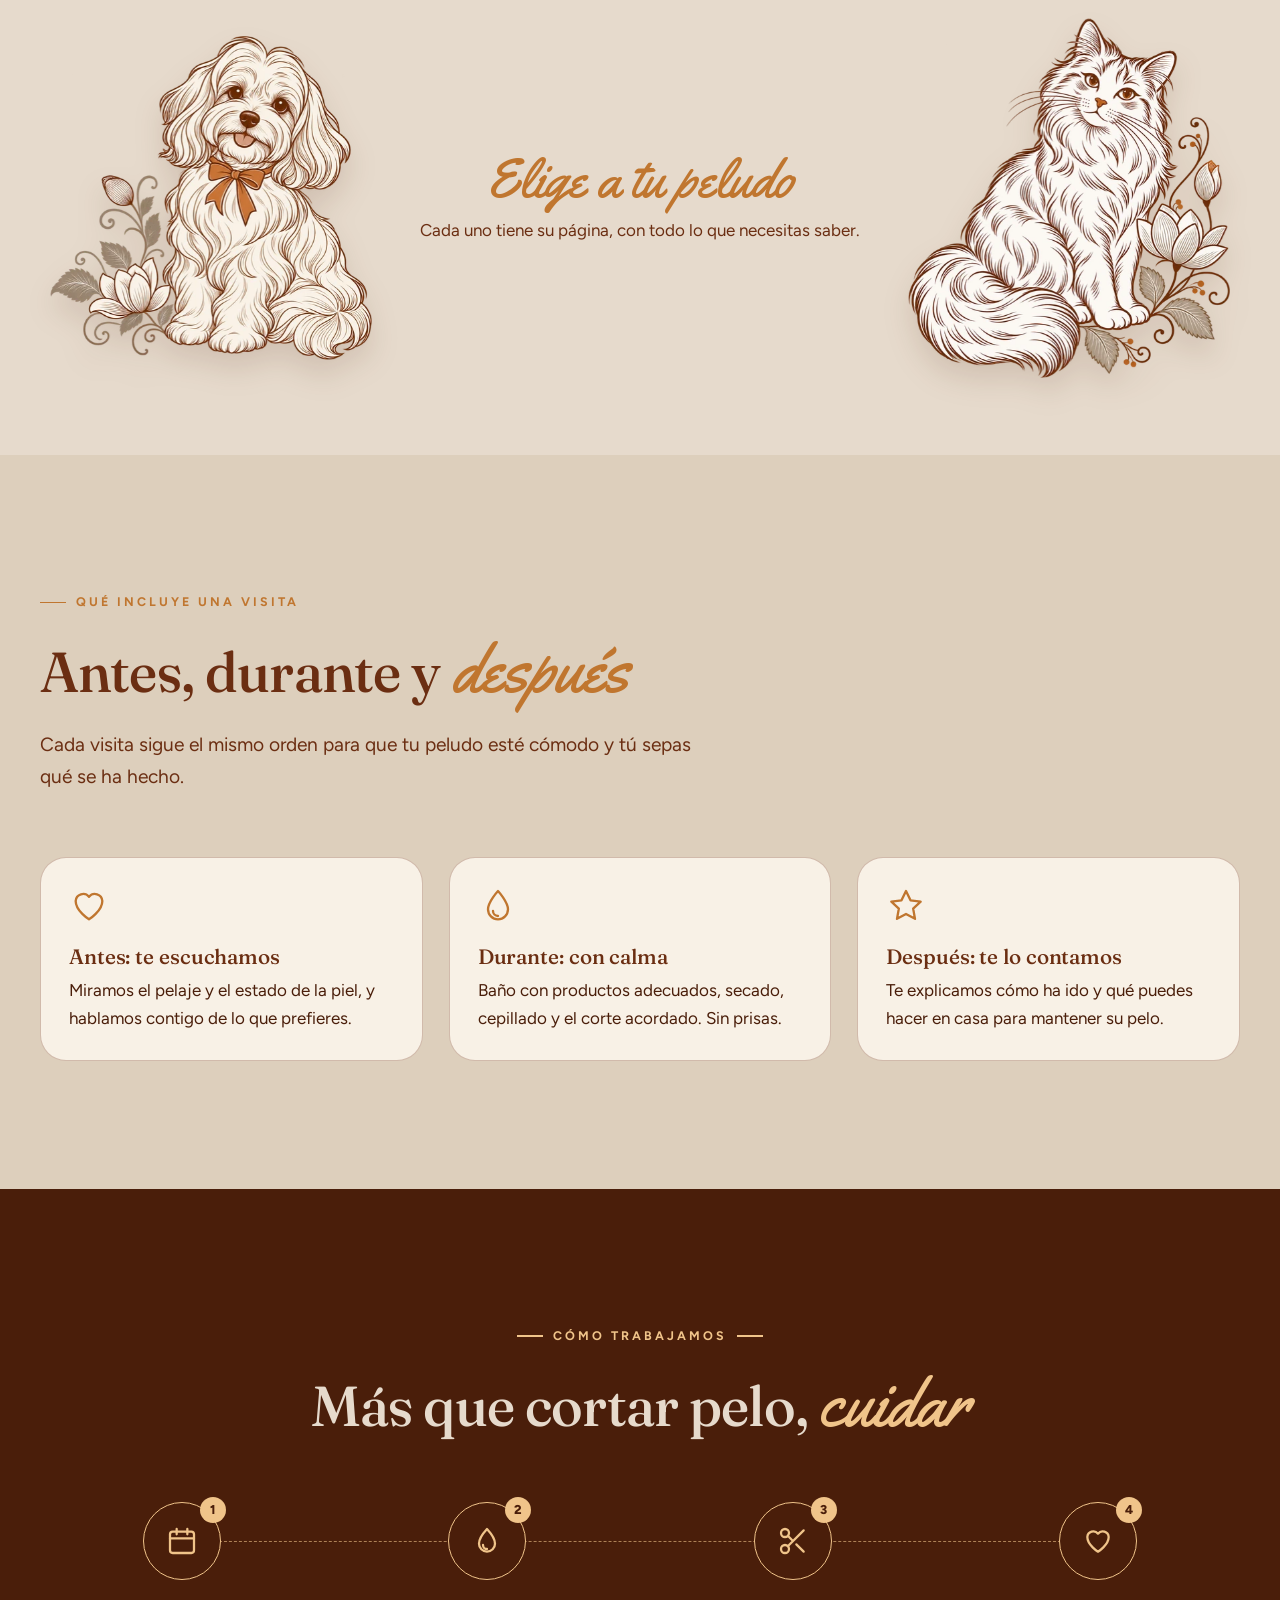
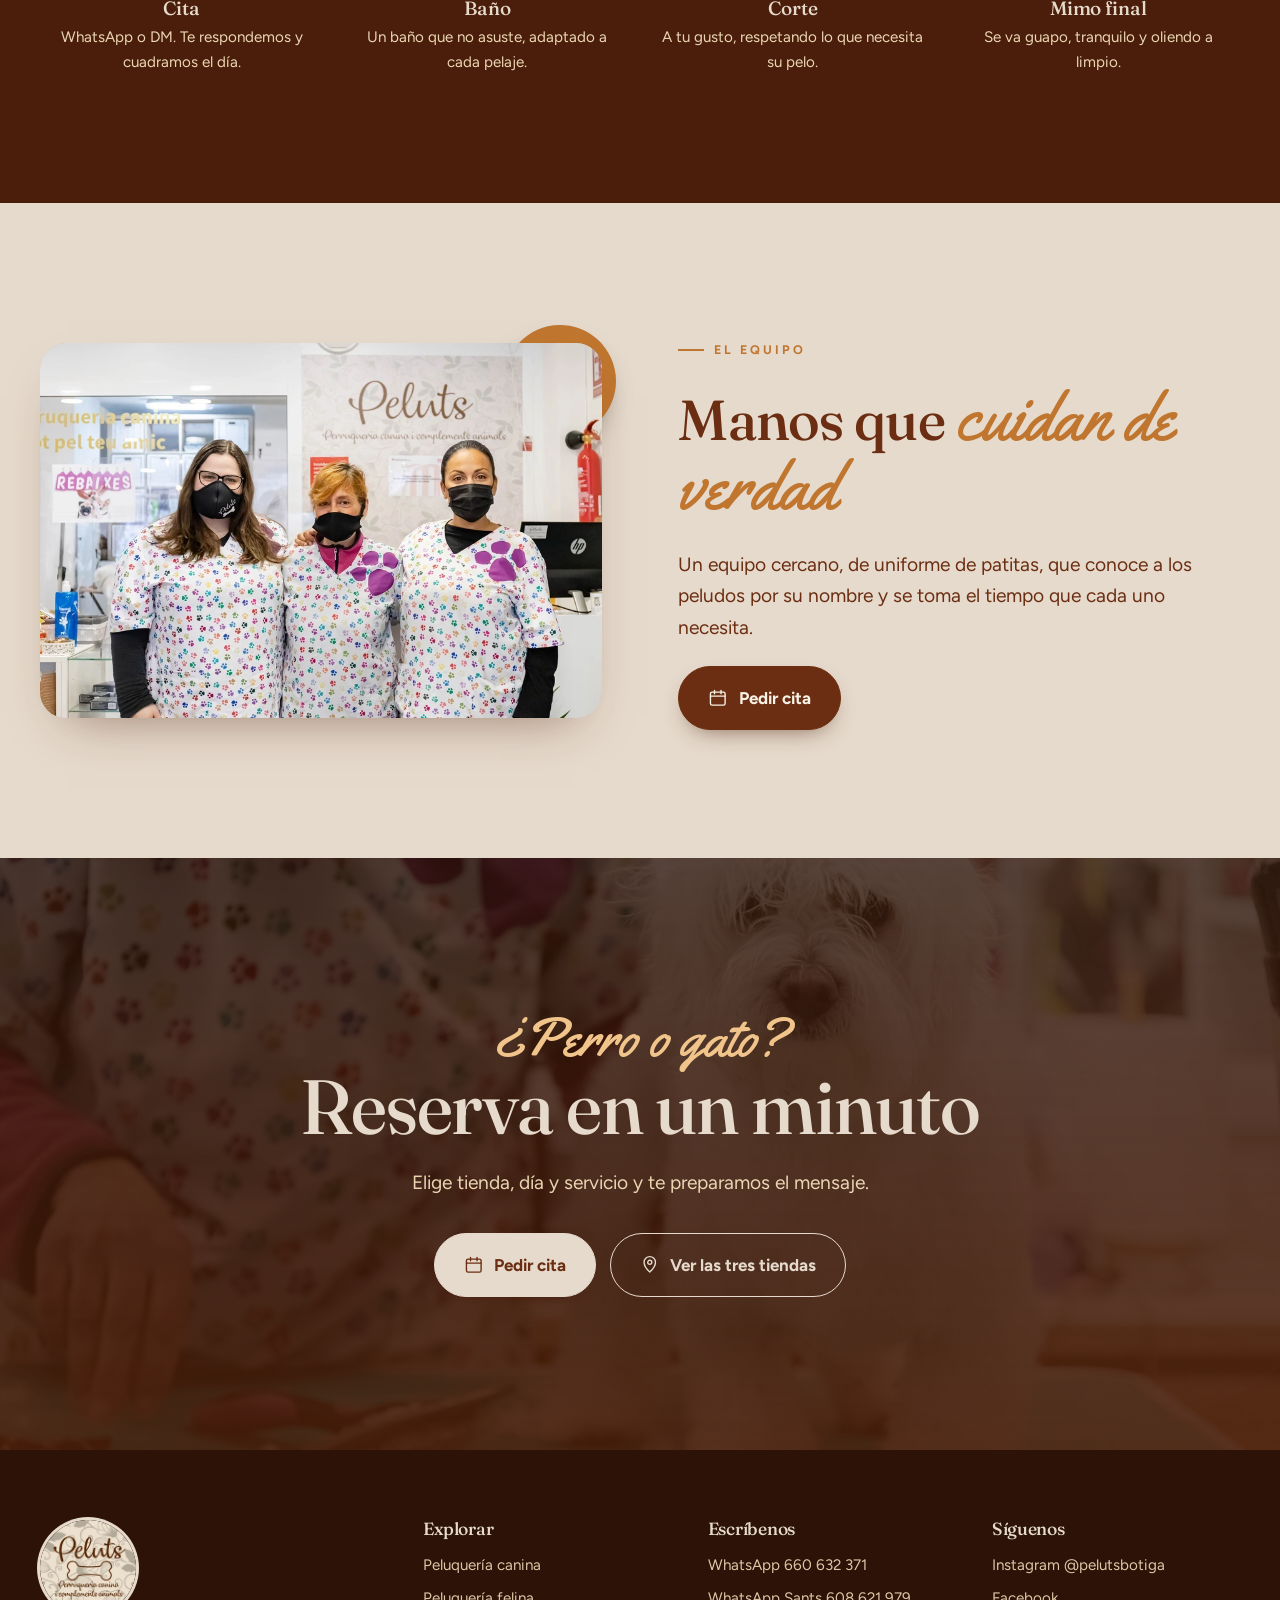
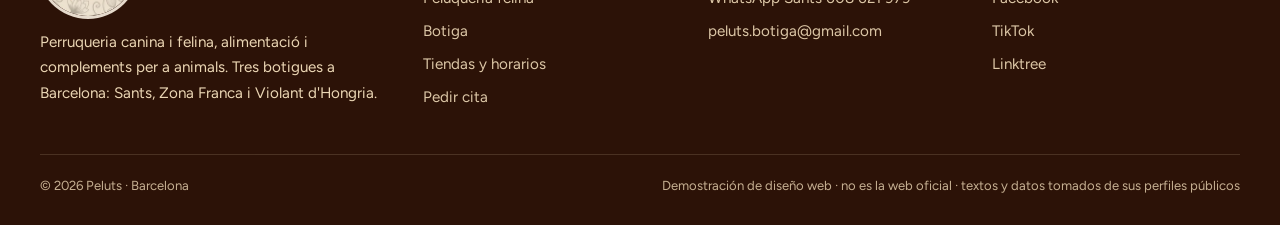
<file: peluqueria.html>
<!doctype html>
<html lang="es">
<head>
<meta charset="utf-8">
<meta name="viewport" content="width=device-width, initial-scale=1, viewport-fit=cover">
<title>Peluquería canina y felina · Peluts Barcelona</title>
<meta name="description" content="Peluquería para perros y gatos en Peluts Barcelona. Elige tu peludo y descubre cómo trabajamos.">
<meta name="robots" content="noindex, nofollow">
<meta name="theme-color" content="#6B2E12">
<link rel="icon" href="favicon.ico" sizes="any"><link rel="icon" type="image/png" href="assets/img/favicon-48.png">
<link rel="apple-touch-icon" href="assets/img/apple-touch-icon.png">
<meta property="og:type" content="website"><meta property="og:locale" content="es_ES"><meta property="og:site_name" content="Peluts"><meta property="og:title" content="Peluquería canina y felina · Peluts Barcelona"><meta property="og:description" content="Peluquería para perros y gatos en Peluts Barcelona. Elige tu peludo y descubre cómo trabajamos."><meta property="og:image" content="https://sefiro888.github.io/peluts/assets/img/og-logo.jpg?v=2"><meta property="og:image:width" content="1200"><meta property="og:image:height" content="630"><meta property="og:image:alt" content="Logotipo de Peluts: perruqueria canina i complements animals"><meta property="og:url" content="https://sefiro888.github.io/peluts/peluqueria.html"><meta name="twitter:card" content="summary_large_image">
<link rel="preconnect" href="https://fonts.googleapis.com"><link rel="preconnect" href="https://fonts.gstatic.com" crossorigin>
<link href="https://fonts.googleapis.com/css2?family=Figtree:wght@400;500;600;700;800&family=Fraunces:ital,opsz,wght@0,9..144,500;0,9..144,600;0,9..144,700;1,9..144,500&family=Yellowtail&display=swap" rel="stylesheet">
<link rel="stylesheet" href="assets/css/site.css">
<script>document.documentElement.classList.add('js');document.documentElement.setAttribute('data-fondo','limpio')</script>
<script type="application/ld+json">{"@context":"https://schema.org","@type":"PetStore","name":"Peluts","description":"Perruqueria canina i felina, alimentació i complements per a animals","url":"https://www.instagram.com/pelutsbotiga/","sameAs":["https://www.instagram.com/pelutsbotiga/","https://www.facebook.com/pelutsbotiga","https://www.tiktok.com/@animals.peluts"],"email":"peluts.botiga@gmail.com","address":[{"@type":"PostalAddress","streetAddress":"Carrer de Sants, 164","postalCode":"08028","addressLocality":"Barcelona","addressCountry":"ES"},{"@type":"PostalAddress","streetAddress":"Alts Forns, 69, local 16","addressLocality":"Barcelona","addressCountry":"ES"}]}</script>
</head>
<body>
<svg width="0" height="0" style="position:absolute" aria-hidden="true"><defs>
<symbol id="i-scissors" viewBox="0 0 24 24"><circle cx="6" cy="6" r="3"/><circle cx="6" cy="18" r="3"/><path d="M20 4 8.1 15.9M14.5 14.5 20 20M8.1 8.1 12 12"/></symbol>
<symbol id="i-paw" viewBox="0 0 24 24"><ellipse class="f" cx="12" cy="16" rx="5.5" ry="4.5" fill="currentColor" stroke="none"/><ellipse cx="5" cy="10" rx="2.2" ry="3" fill="currentColor" stroke="none"/><ellipse cx="9.5" cy="5.5" rx="2.2" ry="3" fill="currentColor" stroke="none"/><ellipse cx="14.5" cy="5.5" rx="2.2" ry="3" fill="currentColor" stroke="none"/><ellipse cx="19" cy="10" rx="2.2" ry="3" fill="currentColor" stroke="none"/></symbol>
<symbol id="i-bone" viewBox="0 0 24 24"><path d="M7 3.500a2.500 2.500 0 0 0-2 4 2.500 2.500 0 0 0-2.200 2.500A2.500 2.500 0 0 0 5.500 12.500L12 19l1 1a2.500 2.500 0 0 0 4 2 2.500 2.500 0 0 0 3.800-3 2.500 2.500 0 0 0 1-3.800 2.500 2.500 0 0 0-3.300-.2L10.500 6a2.500 2.500 0 0 0-3.500-2.500z" transform="translate(-1 -3) scale(.95)"/></symbol>
<symbol id="i-drop" viewBox="0 0 24 24"><path d="M12 3s6 6.500 6 11a6 6 0 0 1-12 0c0-4.500 6-11 6-11z"/><path d="M9 15a3 3 0 0 0 3 3"/></symbol>
<symbol id="i-cat" viewBox="0 0 24 24"><path d="M5 3.500 8.500 7h7L19 3.500V13a7 7 0 0 1-14 0z"/><path d="M9.500 12h.01M14.500 12h.01M11 15.500l1 .8 1-.8M3 14l3 .5M21 14l-3 .5"/></symbol>
<symbol id="i-dog" viewBox="0 0 24 24"><path d="M7 5h10v8a5 5 0 0 1-10 0z"/><path d="M7 6 4.500 5C2.500 7 2.500 11 4.500 13L7 12M17 6l2.500-1c2 2 2 6 0 8L17 12"/><path d="M10 10h.01M14 10h.01M11 14h2"/></symbol>
<symbol id="i-pin" viewBox="0 0 24 24"><path d="M12 21s7-6.200 7-12a7 7 0 0 0-14 0c0 5.800 7 12 7 12z"/><circle cx="12" cy="9" r="2.500"/></symbol>
<symbol id="i-phone" viewBox="0 0 24 24"><path d="M5 4h4l2 5-2.500 1.500a11 11 0 0 0 5 5L15 13l5 2v4a2 2 0 0 1-2 2A16 16 0 0 1 3 6a2 2 0 0 1 2-2z"/></symbol>
<symbol id="i-wa" viewBox="0 0 24 24"><path d="M4 20l1.300-4A8 8 0 1 1 8 18.700z"/><path d="M9 9c0 3 3 6 6 6l1-1.500-2-1-1 .8c-1-.5-1.800-1.300-2.300-2.300l.8-1-1-2z"/></symbol>
<symbol id="i-ig" viewBox="0 0 24 24"><rect x="3" y="3" width="18" height="18" rx="5"/><circle cx="12" cy="12" r="4"/><path d="M17.500 6.500h.01"/></symbol>
<symbol id="i-clock" viewBox="0 0 24 24"><circle cx="12" cy="12" r="9"/><path d="M12 7v5l3 2"/></symbol>
<symbol id="i-gift" viewBox="0 0 24 24"><rect x="3" y="9" width="18" height="12" rx="2"/><path d="M12 9v12M3 13h18M12 9C9 9 7 7 8.500 5.500S12 6 12 9c0-3 2.500-4.500 3.500-3.500S15 9 12 9z"/></symbol>
<symbol id="i-heart" viewBox="0 0 24 24"><path d="M12 20s-8-5-8-11a4.500 4.500 0 0 1 8-2.500A4.500 4.500 0 0 1 20 9c0 6-8 11-8 11z"/></symbol>
<symbol id="i-tag" viewBox="0 0 24 24"><path d="M3 12V4h8l10 10-8 8z"/><circle cx="7.500" cy="8.500" r="1.500"/></symbol>
<symbol id="i-cup" viewBox="0 0 24 24"><path d="M5 8h14l-1.500 12h-11z"/><path d="M4 8h16M8 4h8M9 13h6"/></symbol>
<symbol id="i-arrow" viewBox="0 0 24 24"><path d="M5 12h14M13 6l6 6-6 6"/></symbol>
<symbol id="i-store" viewBox="0 0 24 24"><path d="M4 9l1-5h14l1 5M4 9v11h16V9M4 9a3 3 0 0 0 5.300 2 3 3 0 0 0 5.400 0A3 3 0 0 0 20 9"/></symbol>
<symbol id="i-cal" viewBox="0 0 24 24"><rect x="3" y="5" width="18" height="16" rx="2"/><path d="M3 10h18M8 3v4M16 3v4"/></symbol>
<symbol id="i-star" viewBox="0 0 24 24"><path d="m12 3 2.700 5.600 6.100.8-4.500 4.200 1.100 6.100L12 16.800 6.600 19.700l1.100-6.100L3.200 9.400l6.100-.8z"/></symbol>
<symbol id="i-menu" viewBox="0 0 24 24"><path d="M4 7h16M4 12h16M4 17h16"/></symbol>
<symbol id="i-sparkle" viewBox="0 0 24 24"><path d="M12 3v5M12 16v5M3 12h5M16 12h5M6 6l3 3M15 15l3 3M18 6l-3 3M9 15l-3 3"/></symbol>
<symbol id="i-bag" viewBox="0 0 24 24"><path d="M5 8h14l1 13H4z"/><path d="M9 8V6a3 3 0 0 1 6 0v2"/></symbol>
<symbol id="i-fish" viewBox="0 0 24 24"><path d="M3 12c3-5 9-6 13-3l5-3v12l-5-3c-4 3-10 2-13-3z"/><path d="M8 11h.01"/></symbol>
<symbol id="i-ghost" viewBox="0 0 24 24"><path d="M5 21V10a7 7 0 0 1 14 0v11l-3-2-2 2-2-2-2 2-2-2z"/><path d="M9.500 10h.01M14.500 10h.01"/></symbol>
<symbol id="i-tree" viewBox="0 0 24 24"><path d="M12 3 6 11h3l-4 6h14l-4-6h3z"/><path d="M12 17v4"/></symbol>
<symbol id="i-pause" viewBox="0 0 24 24"><path d="M8 5v14M16 5v14"/></symbol>
<symbol id="i-play" viewBox="0 0 24 24"><path d="M7 4l12 8-12 8z"/></symbol>
<symbol id="i-chev" viewBox="0 0 24 24"><path d="m6 9 6 6 6-6"/></symbol>
<symbol id="i-check" viewBox="0 0 24 24"><path d="m5 12 5 5 9-10"/></symbol>
<symbol id="i-sun" viewBox="0 0 24 24"><circle cx="12" cy="12" r="4"/><path d="M12 3v2M12 19v2M3 12h2M19 12h2M5.600 5.600 7 7M17 17l1.400 1.400M18.400 5.600 17 7M7 17l-1.400 1.400"/></symbol>
<symbol id="i-comb" viewBox="0 0 24 24"><path d="M4 8h16v4H4zM6 12v6M9 12v6M12 12v6M15 12v6M18 12v6"/></symbol>
<symbol id="i-shield" viewBox="0 0 24 24"><path d="M12 3 5 6v6c0 4.500 3 7.500 7 9 4-1.500 7-4.500 7-9V6z"/><path d="m9 12 2 2 4-4"/></symbol>
</defs></svg>
<a class="skip" href="#contenido">Saltar al contenido</a>

<div class="topbar">
<div class="ann" role="region" aria-label="Avisos importantes"><div class="ann-viewport"><div class="ann-track"><a class="ann-it" href="cita.html"><svg class="ico " aria-hidden="true"><use href="#i-wa"/></svg><span><b>Pide cita por WhatsApp</b> 660 632 371</span></a><i class="ann-sep" aria-hidden="true">✦</i><a class="ann-it" href="tienda.html"><svg class="ico " aria-hidden="true"><use href="#i-star"/></svg><span><b>NOVEDAD</b> Yogures @vetilicius para perros, ya en tienda</span></a><i class="ann-sep" aria-hidden="true">✦</i><a class="ann-it" href="peluqueria.html"><svg class="ico " aria-hidden="true"><use href="#i-scissors"/></svg><span><b>Peluquería canina y felina</b> con cita previa · también gatos sphynx</span></a><i class="ann-sep" aria-hidden="true">✦</i><a class="ann-it" href="tiendas.html#sants"><svg class="ico " aria-hidden="true"><use href="#i-gift"/></svg><span><b>Tarjeta regalo</b> admitida en la tienda de Sants (Carrer de Sants)</span></a><i class="ann-sep" aria-hidden="true">✦</i><a class="ann-it" href="tiendas.html#sants"><svg class="ico " aria-hidden="true"><use href="#i-clock"/></svg><span><b>Sants</b> <span data-live="sants">consultando horario…</span></span></a><i class="ann-sep" aria-hidden="true">✦</i><a class="ann-it" href="tiendas.html#zonafranca"><svg class="ico " aria-hidden="true"><use href="#i-clock"/></svg><span><b>Zona Franca</b> <span data-live="zf">consultando horario…</span></span></a><i class="ann-sep" aria-hidden="true">✦</i><a class="ann-it" href="https://www.instagram.com/pelutsbotiga/" target="_blank" rel="noopener"><svg class="ico " aria-hidden="true"><use href="#i-ig"/></svg><span><b>Instagram @pelutsbotiga</b> ferias, campañas y novedades</span></a><i class="ann-sep" aria-hidden="true">✦</i><a class="ann-it" href="https://www.instagram.com/pelutsbotiga/" target="_blank" rel="noopener"><svg class="ico " aria-hidden="true"><use href="#i-tree"/></svg><span><b>Horarios de fiestas</b> los avisamos siempre en Instagram</span></a><i class="ann-sep" aria-hidden="true">✦</i><span class="ann-dup" aria-hidden="true"><a class="ann-it" href="cita.html"><svg class="ico " aria-hidden="true"><use href="#i-wa"/></svg><span><b>Pide cita por WhatsApp</b> 660 632 371</span></a><i class="ann-sep" aria-hidden="true">✦</i><a class="ann-it" href="tienda.html"><svg class="ico " aria-hidden="true"><use href="#i-star"/></svg><span><b>NOVEDAD</b> Yogures @vetilicius para perros, ya en tienda</span></a><i class="ann-sep" aria-hidden="true">✦</i><a class="ann-it" href="peluqueria.html"><svg class="ico " aria-hidden="true"><use href="#i-scissors"/></svg><span><b>Peluquería canina y felina</b> con cita previa · también gatos sphynx</span></a><i class="ann-sep" aria-hidden="true">✦</i><a class="ann-it" href="tiendas.html#sants"><svg class="ico " aria-hidden="true"><use href="#i-gift"/></svg><span><b>Tarjeta regalo</b> admitida en la tienda de Sants (Carrer de Sants)</span></a><i class="ann-sep" aria-hidden="true">✦</i><a class="ann-it" href="tiendas.html#sants"><svg class="ico " aria-hidden="true"><use href="#i-clock"/></svg><span><b>Sants</b> <span data-live="sants">consultando horario…</span></span></a><i class="ann-sep" aria-hidden="true">✦</i><a class="ann-it" href="tiendas.html#zonafranca"><svg class="ico " aria-hidden="true"><use href="#i-clock"/></svg><span><b>Zona Franca</b> <span data-live="zf">consultando horario…</span></span></a><i class="ann-sep" aria-hidden="true">✦</i><a class="ann-it" href="https://www.instagram.com/pelutsbotiga/" target="_blank" rel="noopener"><svg class="ico " aria-hidden="true"><use href="#i-ig"/></svg><span><b>Instagram @pelutsbotiga</b> ferias, campañas y novedades</span></a><i class="ann-sep" aria-hidden="true">✦</i><a class="ann-it" href="https://www.instagram.com/pelutsbotiga/" target="_blank" rel="noopener"><svg class="ico " aria-hidden="true"><use href="#i-tree"/></svg><span><b>Horarios de fiestas</b> los avisamos siempre en Instagram</span></a><i class="ann-sep" aria-hidden="true">✦</i></span></div></div><button class="ann-pause" type="button" aria-label="Pausar avisos" aria-pressed="false"><svg class="ico " aria-hidden="true"><use href="#i-pause"/></svg></button></div>
<header class="site-header">
<div class="progress" aria-hidden="true"><span></span><i><svg class="ico " aria-hidden="true"><use href="#i-bone"/></svg></i></div>
<div class="wrap header-in">
 <a class="brand" href="index.html" aria-label="Peluts, inicio"><img src="assets/img/logo-96.webp" width="54" height="54" alt=""><span><b>Peluts</b><small>Perruqueria canina</small></span></a>
 <button class="burger" aria-label="Abrir menú" aria-expanded="false" aria-controls="nav"><svg class="ico " aria-hidden="true"><use href="#i-menu"/></svg></button>
 <nav class="nav" id="nav" aria-label="Principal"><a href="index.html">Inicio</a><div class="has-sub"><a href="peluqueria.html" aria-current="true">Peluquería</a><button class="sub-toggle" type="button" aria-expanded="false" aria-label="Ver Perros y Gatos"><svg class="ico " aria-hidden="true"><use href="#i-chev"/></svg></button><div class="sub"><a href="perros.html"><svg class="ico " aria-hidden="true"><use href="#i-dog"/></svg> Perros</a><a href="gatos.html"><svg class="ico " aria-hidden="true"><use href="#i-cat"/></svg> Gatos</a></div></div><a href="tienda.html">Botiga</a><a href="tiendas.html">Tiendas y horarios</a><a class="btn sm" href="cita.html"><svg class="ico " aria-hidden="true"><use href="#i-cal"/></svg> Pedir cita</a></nav>
</div></header></div>
<main id="contenido">
<section class="hf"><div class="hf-bg"><img src="assets/img/fotos/3370-2400.webp" srcset="assets/img/fotos/3370-480.webp 480w, assets/img/fotos/3370-900.webp 900w, assets/img/fotos/3370-1600.webp 1600w, assets/img/fotos/3370-2400.webp 2000w" sizes="100vw" width="2000" height="1333" alt="Peluquera arreglando a un perro maltés en Peluts" style="object-position:60% 40%" fetchpriority="high" decoding="async"></div><div class="hf-shade"></div>
<div class="wrap hf-in"><span class="kicker l rv">Peluquería canina y felina</span><h1 class="rv d1">Elige a <em class="s">tu peludo</em></h1><p class="lead rv d2">Dos especialidades, un mismo cuidado. Cuéntanos si viene un perro o un gato y te llevamos a la página con todo lo que necesitas saber.</p></div></section>
<section>
<div class="wrap">
 <div class="pets">
  <a class="pet rv" href="perros.html"><div class="bg"><img src="assets/img/fotos/3374-2400.webp" srcset="assets/img/fotos/3374-480.webp 480w, assets/img/fotos/3374-900.webp 900w, assets/img/fotos/3374-1600.webp 1600w, assets/img/fotos/3374-2400.webp 2000w" sizes="(max-width:860px) 100vw, 50vw" width="2000" height="1333" alt="Perro maltés recién arreglado" style="object-position:72% 30%" loading="lazy" decoding="async"></div><div class="in"><span class="tagline">Perros</span><h2>Peluquería canina</h2><p>Baño, corte y mimo para cualquier raza y tamaño. Cachorros, pelos largos, rizados o duros.</p><span class="go">Ver peluquería canina <svg class="ico " aria-hidden="true"><use href="#i-arrow"/></svg></span></div></a>
  <a class="pet rv d1" href="gatos.html"><div class="bg"><img src="assets/img/fotos/3381-2400.webp" srcset="assets/img/fotos/3381-480.webp 480w, assets/img/fotos/3381-900.webp 900w, assets/img/fotos/3381-1600.webp 1600w, assets/img/fotos/3381-2400.webp 2000w" sizes="(max-width:860px) 100vw, 50vw" width="2000" height="1333" alt="Interior de Peluts con rascador para gatos" style="object-position:75% 50%" loading="lazy" decoding="async"><img class="over" src="assets/img/ia/gato-peluqueria.webp" alt="Gato recibiendo un baño tranquilo" style="object-position:center" loading="lazy" decoding="async" onerror="this.remove()"></div><div class="in"><span class="tagline">Gatos</span><h2>Peluquería felina</h2><p>Higiene sin sustos y a su ritmo. También gatos sphynx y razas delicadas.</p><span class="go">Ver peluquería felina <svg class="ico " aria-hidden="true"><use href="#i-arrow"/></svg></span></div></a>
 </div>
</div>
</section>

<section class="inter"><div class="inter-in"><div class="a rv"><img class="deco " src="assets/img/deco/perro.webp" srcset="assets/img/deco/perro-s.webp 480w, assets/img/deco/perro.webp 900w" sizes="(max-width:760px) 45vw, 340px" width="900" height="907" alt="" aria-hidden="true" loading="lazy" decoding="async"></div><div class="t rv d1"><span class="script">Elige a tu peludo</span><p>Cada uno tiene su página, con todo lo que necesitas saber.</p></div><div class="b rv d2"><img class="deco d2" src="assets/img/deco/gato.webp" srcset="assets/img/deco/gato-s.webp 480w, assets/img/deco/gato.webp 900w" sizes="(max-width:760px) 45vw, 340px" width="900" height="1009" alt="" aria-hidden="true" loading="lazy" decoding="async"></div></div></section><section class="bg-papel">
<div class="wrap">
 <div class="sec-head"><span class="kicker l rv">Qué incluye una visita</span><h2 class="rv d1">Antes, durante y <em class="s">después</em></h2><p class="lead rv d2">Cada visita sigue el mismo orden para que tu peludo esté cómodo y tú sepas qué se ha hecho.</p></div>
 <div class="cols3">
  <div class="box rv d0"><svg class="ico " aria-hidden="true"><use href="#i-heart"/></svg><h3>Antes: te escuchamos</h3><p>Miramos el pelaje y el estado de la piel, y hablamos contigo de lo que prefieres.</p></div>
  <div class="box rv d1"><svg class="ico " aria-hidden="true"><use href="#i-drop"/></svg><h3>Durante: con calma</h3><p>Baño con productos adecuados, secado, cepillado y el corte acordado. Sin prisas.</p></div>
  <div class="box rv d2"><svg class="ico " aria-hidden="true"><use href="#i-star"/></svg><h3>Después: te lo contamos</h3><p>Te explicamos cómo ha ido y qué puedes hacer en casa para mantener su pelo.</p></div>
 </div>
</div>
</section>

<section class="bg-choco">
<div class="wrap">
 <div class="sec-head center"><span class="kicker rv">Cómo trabajamos</span><h2 class="rv d1">Más que cortar pelo, <em class="s">cuidar</em></h2></div>
 <div class="steps"><div class="step rv d0"><div class="ball" data-n="1"><svg class="ico " aria-hidden="true"><use href="#i-cal"/></svg></div><h3>Cita</h3><p>WhatsApp o DM. Te respondemos y cuadramos el día.</p></div><div class="step rv d1"><div class="ball" data-n="2"><svg class="ico " aria-hidden="true"><use href="#i-drop"/></svg></div><h3>Baño</h3><p>Un baño que no asuste, adaptado a cada pelaje.</p></div><div class="step rv d2"><div class="ball" data-n="3"><svg class="ico " aria-hidden="true"><use href="#i-scissors"/></svg></div><h3>Corte</h3><p>A tu gusto, respetando lo que necesita su pelo.</p></div><div class="step rv d3"><div class="ball" data-n="4"><svg class="ico " aria-hidden="true"><use href="#i-heart"/></svg></div><h3>Mimo final</h3><p>Se va guapo, tranquilo y oliendo a limpio.</p></div></div>
</div>
</section>

<section>
<div class="wrap split">
 <div class="team-photo rv"><div class="badge">¡con mimo!</div><figure class="ph rv "><img src="assets/img/fotos/3406-2400.webp" srcset="assets/img/fotos/3406-480.webp 480w, assets/img/fotos/3406-900.webp 900w, assets/img/fotos/3406-1600.webp 1600w, assets/img/fotos/3406-2400.webp 2000w" sizes="(max-width:900px) 100vw, 50vw" width="2000" height="1333" alt="El equipo de Peluts" style="object-position:50% 35%" loading="lazy" decoding="async"></figure></div>
 <div class="rv d1"><span class="kicker l">El equipo</span><h2 style="margin:.4em 0 .5em">Manos que <em class="s">cuidan de verdad</em></h2><p class="lead">Un equipo cercano, de uniforme de patitas, que conoce a los peludos por su nombre y se toma el tiempo que cada uno necesita.</p><p style="margin-top:22px"><a class="btn" href="cita.html"><svg class="ico " aria-hidden="true"><use href="#i-cal"/></svg> Pedir cita</a></p></div>
</div>
</section>
<section class="cta"><div class="bgimg"><img src="assets/img/fotos/3374-2400.webp" srcset="assets/img/fotos/3374-480.webp 480w, assets/img/fotos/3374-900.webp 900w, assets/img/fotos/3374-1600.webp 1600w, assets/img/fotos/3374-2400.webp 2000w" sizes="100vw" width="2000" height="1333" alt="" style="object-position:center" loading="lazy" decoding="async"></div><div class="mark"><img src="assets/img/flor-disco.webp" alt="" width="900" height="900" loading="lazy"></div><div class="wrap rv">
<span class="script">¿Perro o gato?</span><h2>Reserva en un minuto</h2><p class="lead">Elige tienda, día y servicio y te preparamos el mensaje.</p>
<div class="cta-btns"><a class="btn light" href="cita.html"><svg class="ico " aria-hidden="true"><use href="#i-cal"/></svg> Pedir cita</a><a class="btn ghost light" href="tiendas.html"><svg class="ico " aria-hidden="true"><use href="#i-pin"/></svg> Ver las tres tiendas</a></div></div></section>

</main>
<footer>
<div class="wrap">
<div class="foot-grid">
 <div class="foot-brand"><img src="assets/img/logo-200.webp" width="90" height="90" alt="Logotipo de Peluts"><p>Perruqueria canina i felina, alimentació i complements per a animals. Tres botigues a Barcelona: Sants, Zona Franca i Violant d'Hongria.</p></div>
 <div><h4>Explorar</h4><ul><li><a href="perros.html">Peluquería canina</a></li><li><a href="gatos.html">Peluquería felina</a></li><li><a href="tienda.html">Botiga</a></li><li><a href="tiendas.html">Tiendas y horarios</a></li><li><a href="cita.html">Pedir cita</a></li></ul></div>
 <div><h4>Escríbenos</h4><ul><li><a href="https://wa.me/34660632371" target="_blank" rel="noopener">WhatsApp 660 632 371</a></li><li><a href="https://wa.me/34608621979" target="_blank" rel="noopener">WhatsApp Sants 608 621 979</a></li><li><a href="mailto:peluts.botiga@gmail.com">peluts.botiga@gmail.com</a></li></ul></div>
 <div><h4>Síguenos</h4><ul><li><a href="https://www.instagram.com/pelutsbotiga/" target="_blank" rel="noopener">Instagram @pelutsbotiga</a></li><li><a href="https://www.facebook.com/pelutsbotiga" target="_blank" rel="noopener">Facebook</a></li><li><a href="https://www.tiktok.com/@animals.peluts" target="_blank" rel="noopener">TikTok</a></li><li><a href="https://linktr.ee/peluts.botiga" target="_blank" rel="noopener">Linktree</a></li></ul></div>
</div>
<div class="legal"><span>© <span id="year">2026</span> Peluts · Barcelona</span><span>Demostración de diseño web · no es la web oficial · textos y datos tomados de sus perfiles públicos</span></div>
</div></footer>
<div class="wa-chat"><div class="wa-bubble" role="status" aria-live="polite" hidden><button class="wa-x" type="button" aria-label="Cerrar mensaje">×</button><a class="wa-msg" href="https://wa.me/34660632371" target="_blank" rel="noopener"><img src="assets/img/logo-96.webp" width="40" height="40" alt=""><span class="wa-body"><b>Peluts</b><span class="wa-typing" aria-hidden="true"><i></i><i></i><i></i></span><span class="wa-txt"></span><small>ahora · WhatsApp</small></span></a></div><a class="fab" id="wa-fab" href="https://wa.me/34660632371?text=%C2%A1Hola%20Peluts!" target="_blank" rel="noopener" aria-label="Escribir por WhatsApp"><svg class="ico " aria-hidden="true"><use href="#i-wa"/></svg></a></div>
<script src="assets/js/site.js" defer></script>
</body>
</html>
</file>
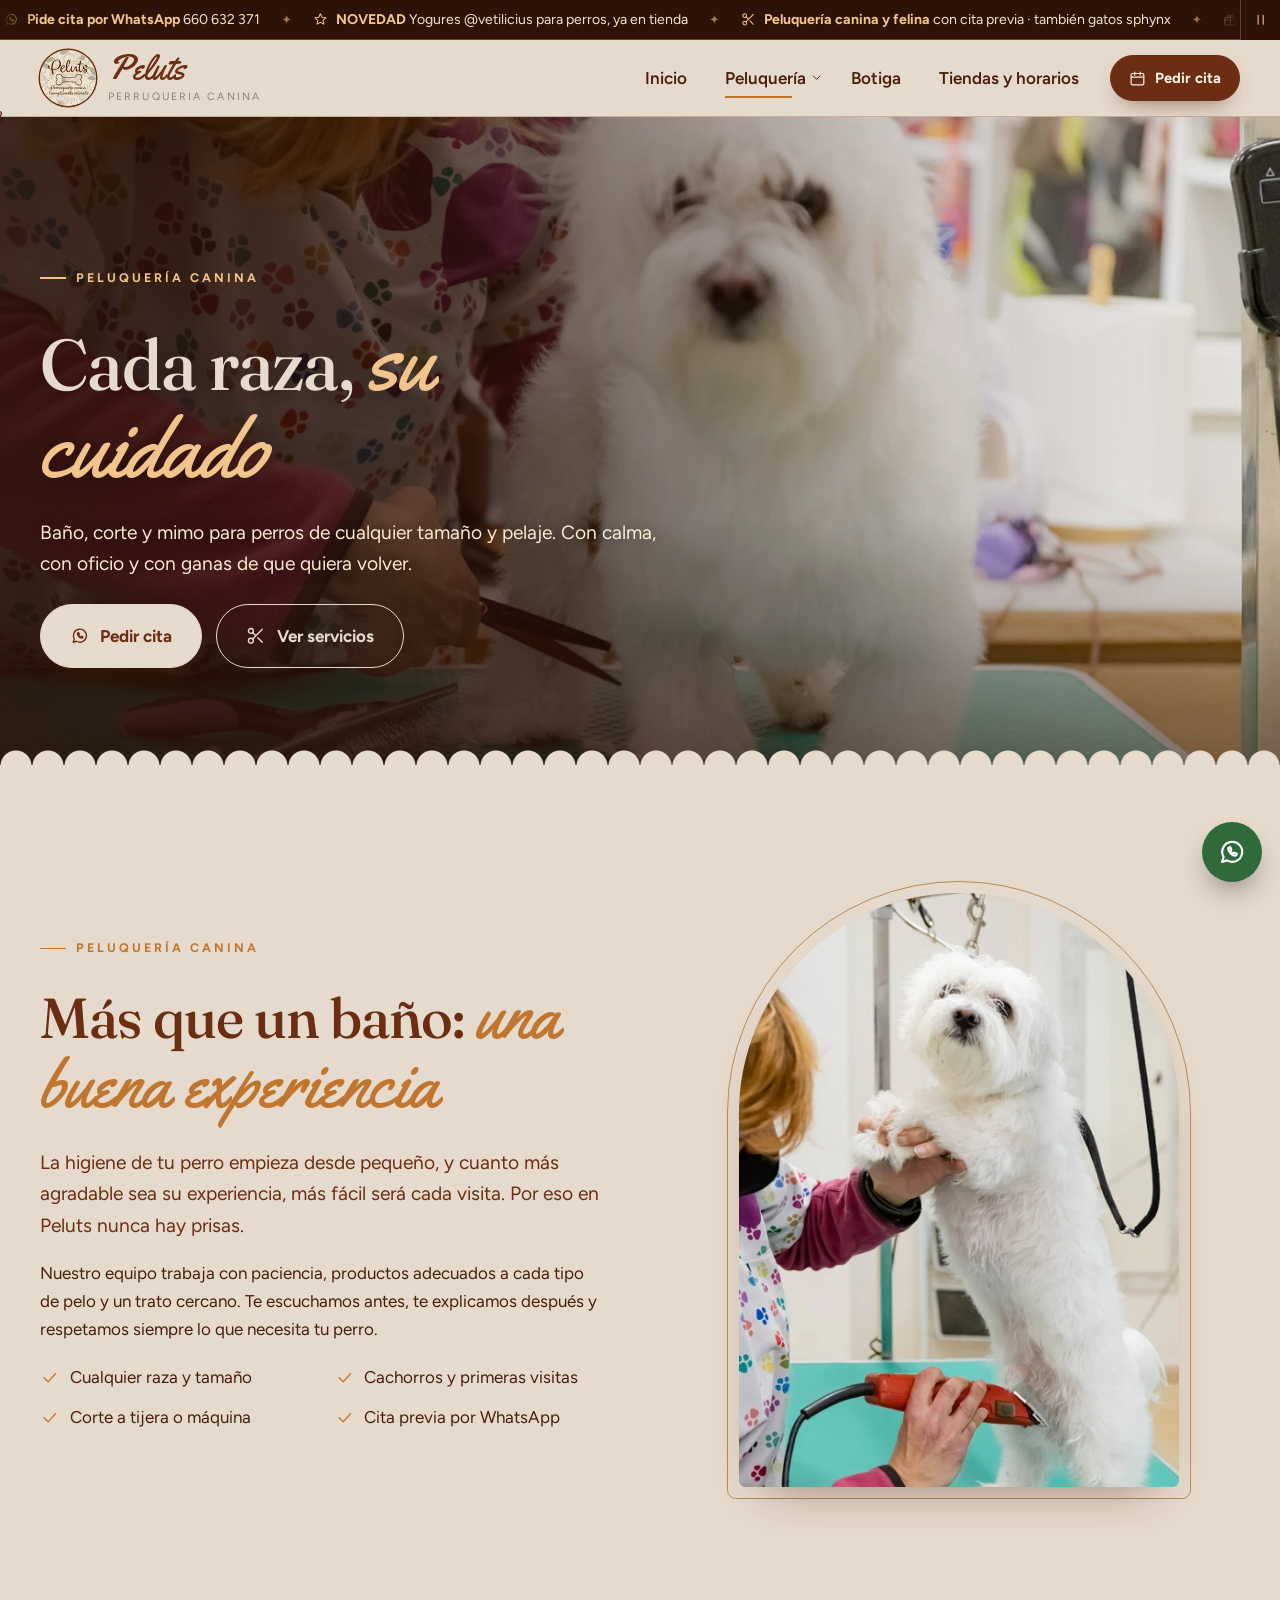
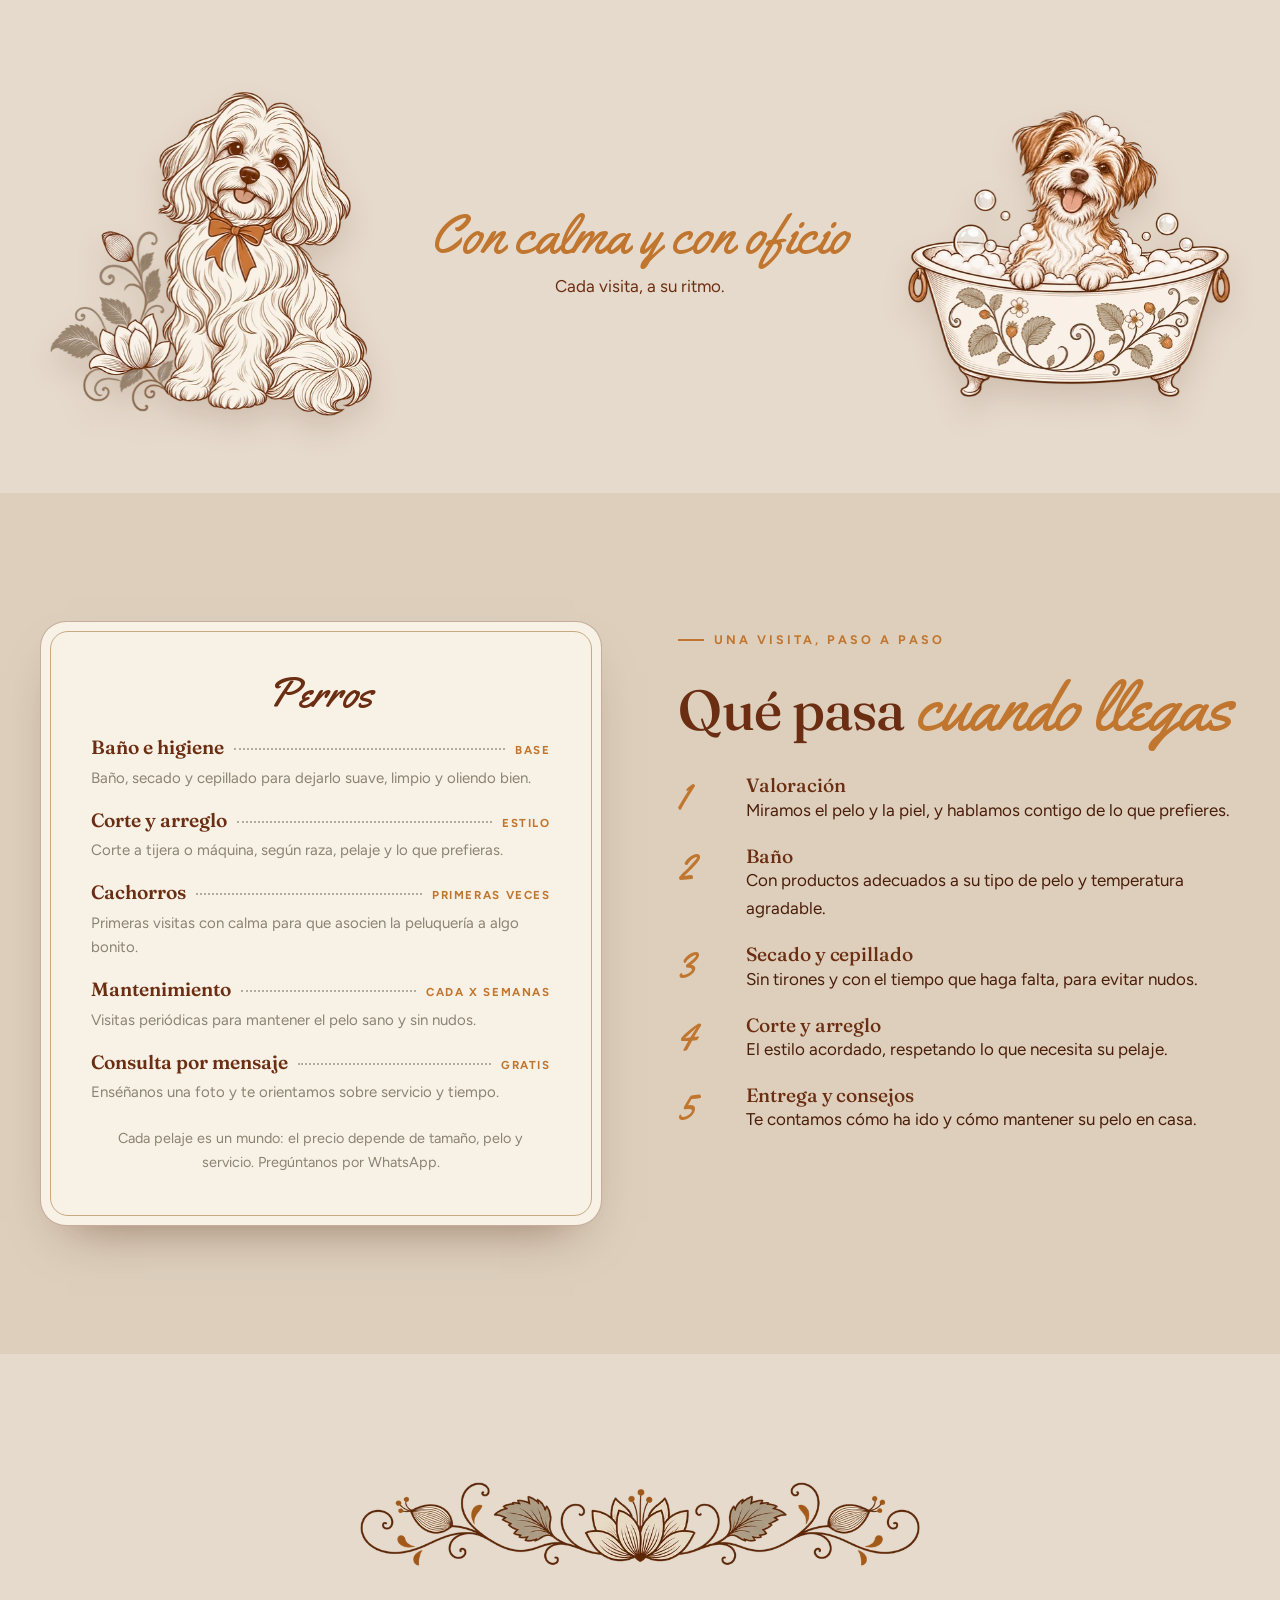
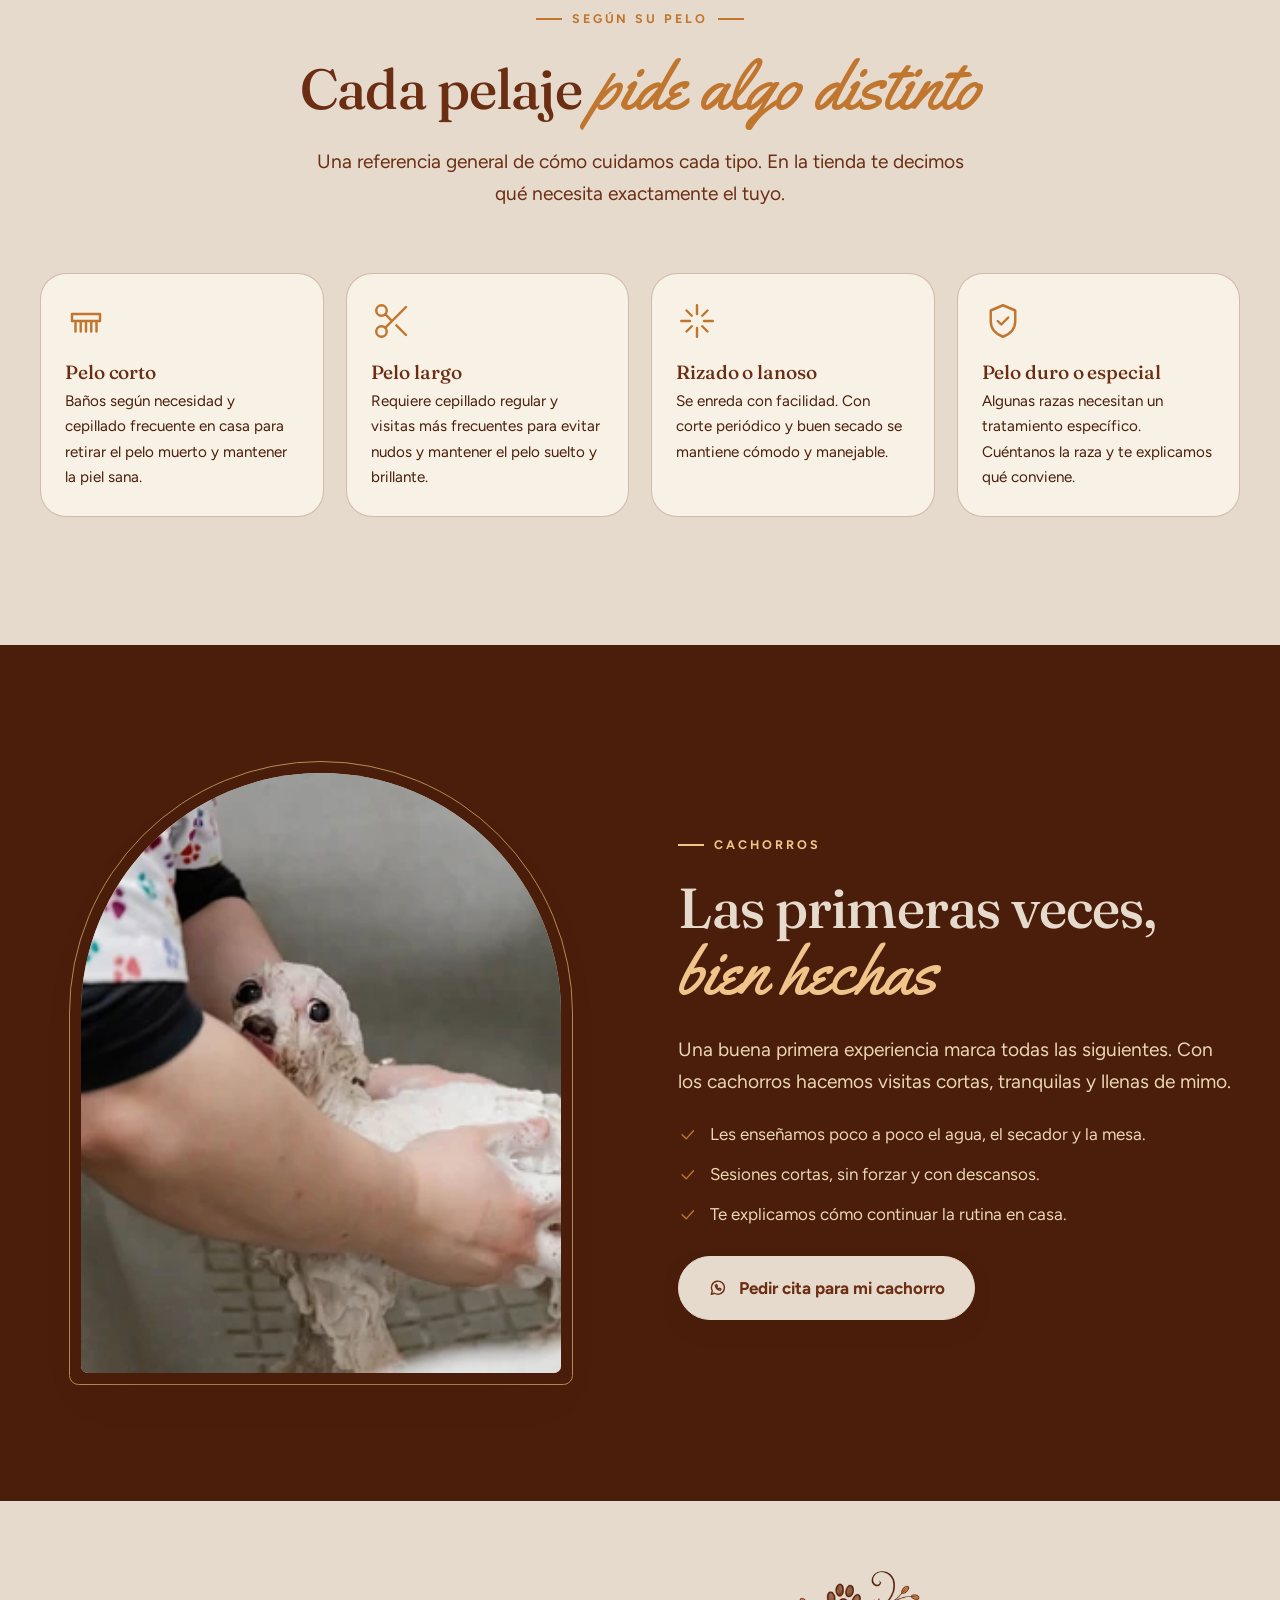
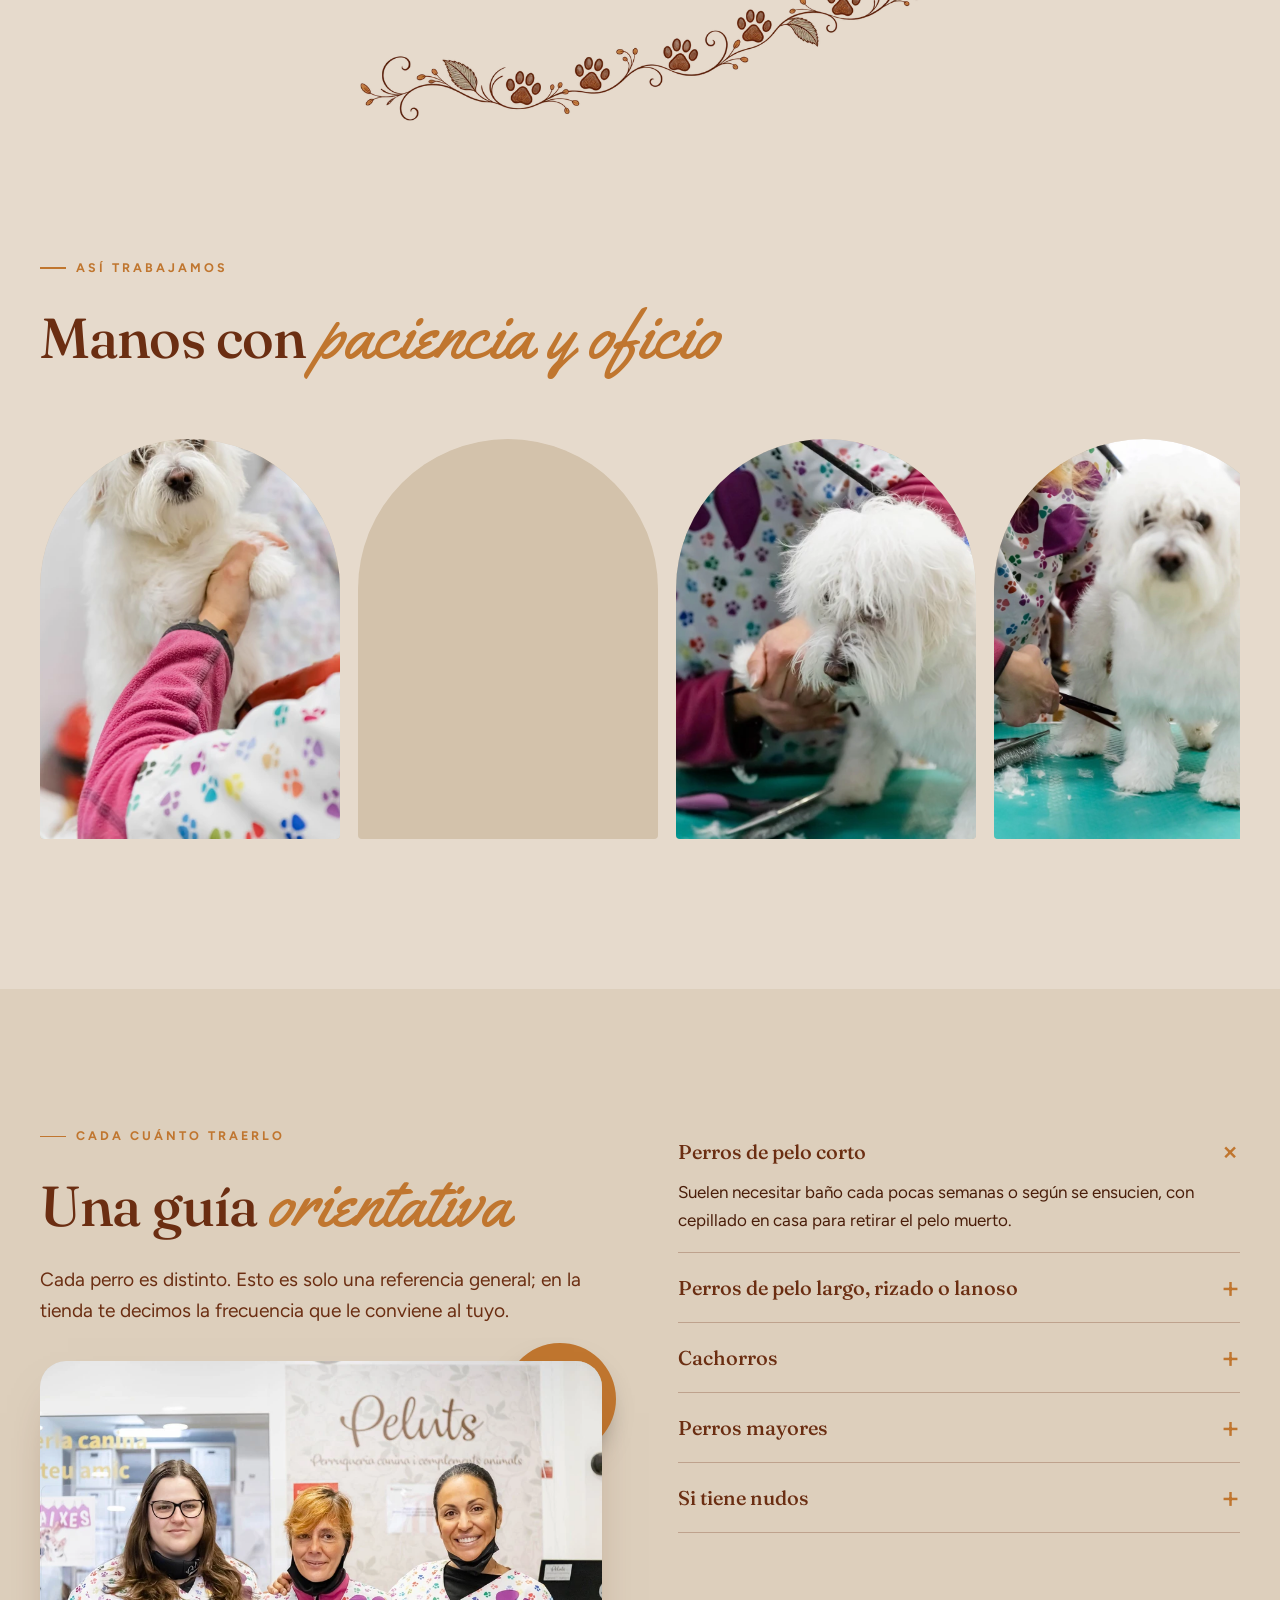
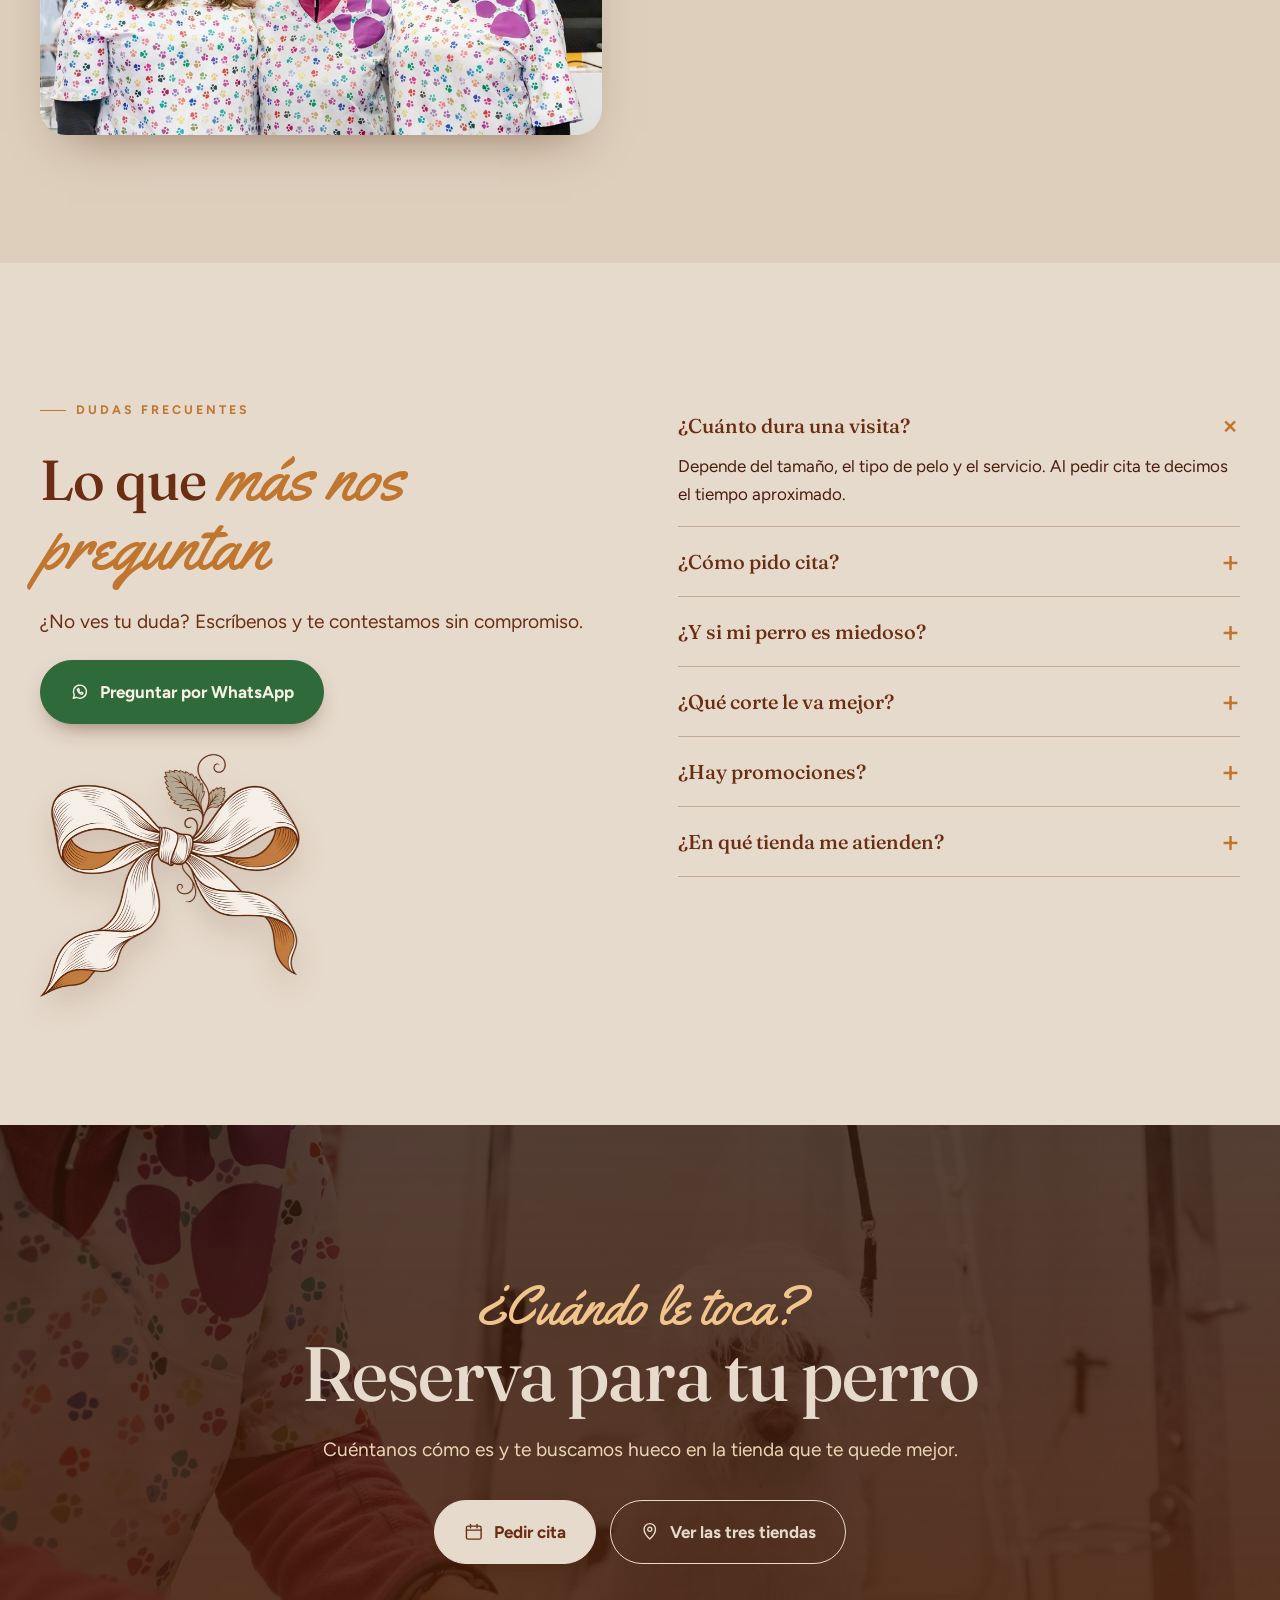
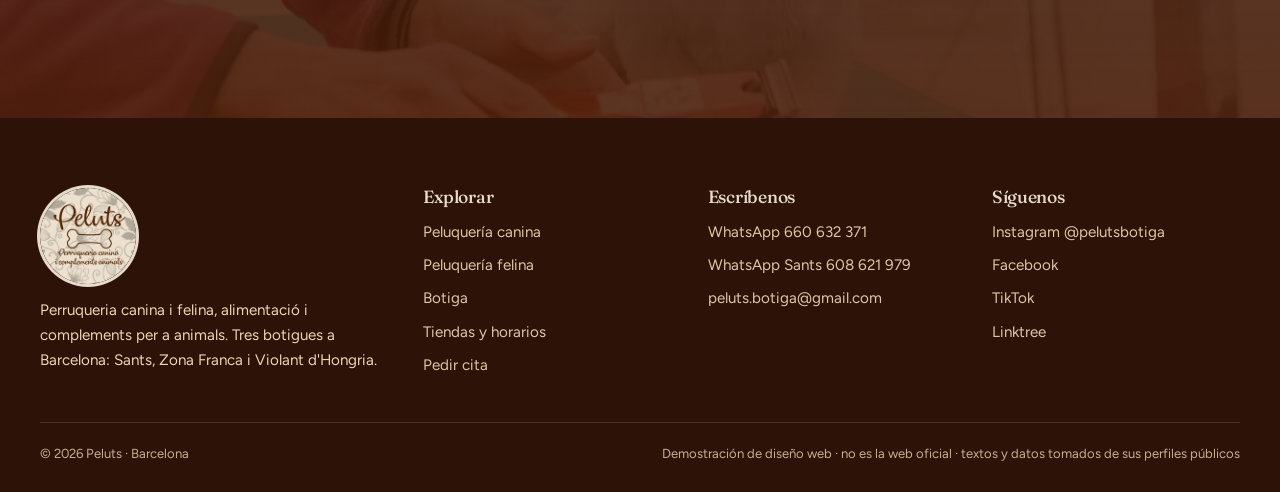
<file: perros.html>
<!doctype html>
<html lang="es">
<head>
<meta charset="utf-8">
<meta name="viewport" content="width=device-width, initial-scale=1, viewport-fit=cover">
<title>Peluquería canina en Barcelona · Peluts</title>
<meta name="description" content="Baño, corte y mimo para perros de cualquier raza y tamaño en Peluts, Barcelona. Cachorros, pelos largos, rizados y más.">
<meta name="robots" content="noindex, nofollow">
<meta name="theme-color" content="#6B2E12">
<link rel="icon" href="favicon.ico" sizes="any"><link rel="icon" type="image/png" href="assets/img/favicon-48.png">
<link rel="apple-touch-icon" href="assets/img/apple-touch-icon.png">
<meta property="og:type" content="website"><meta property="og:locale" content="es_ES"><meta property="og:site_name" content="Peluts"><meta property="og:title" content="Peluquería canina en Barcelona · Peluts"><meta property="og:description" content="Baño, corte y mimo para perros de cualquier raza y tamaño en Peluts, Barcelona. Cachorros, pelos largos, rizados y más."><meta property="og:image" content="https://sefiro888.github.io/peluts/assets/img/og-logo.jpg?v=2"><meta property="og:image:width" content="1200"><meta property="og:image:height" content="630"><meta property="og:image:alt" content="Logotipo de Peluts: perruqueria canina i complements animals"><meta property="og:url" content="https://sefiro888.github.io/peluts/perros.html"><meta name="twitter:card" content="summary_large_image">
<link rel="preconnect" href="https://fonts.googleapis.com"><link rel="preconnect" href="https://fonts.gstatic.com" crossorigin>
<link href="https://fonts.googleapis.com/css2?family=Figtree:wght@400;500;600;700;800&family=Fraunces:ital,opsz,wght@0,9..144,500;0,9..144,600;0,9..144,700;1,9..144,500&family=Yellowtail&display=swap" rel="stylesheet">
<link rel="stylesheet" href="assets/css/site.css">
<script>document.documentElement.classList.add('js');document.documentElement.setAttribute('data-fondo','limpio')</script>
<script type="application/ld+json">{"@context":"https://schema.org","@type":"PetStore","name":"Peluts","description":"Perruqueria canina i felina, alimentació i complements per a animals","url":"https://www.instagram.com/pelutsbotiga/","sameAs":["https://www.instagram.com/pelutsbotiga/","https://www.facebook.com/pelutsbotiga","https://www.tiktok.com/@animals.peluts"],"email":"peluts.botiga@gmail.com","address":[{"@type":"PostalAddress","streetAddress":"Carrer de Sants, 164","postalCode":"08028","addressLocality":"Barcelona","addressCountry":"ES"},{"@type":"PostalAddress","streetAddress":"Alts Forns, 69, local 16","addressLocality":"Barcelona","addressCountry":"ES"}]}</script>
</head>
<body>
<svg width="0" height="0" style="position:absolute" aria-hidden="true"><defs>
<symbol id="i-scissors" viewBox="0 0 24 24"><circle cx="6" cy="6" r="3"/><circle cx="6" cy="18" r="3"/><path d="M20 4 8.1 15.9M14.5 14.5 20 20M8.1 8.1 12 12"/></symbol>
<symbol id="i-paw" viewBox="0 0 24 24"><ellipse class="f" cx="12" cy="16" rx="5.5" ry="4.5" fill="currentColor" stroke="none"/><ellipse cx="5" cy="10" rx="2.2" ry="3" fill="currentColor" stroke="none"/><ellipse cx="9.5" cy="5.5" rx="2.2" ry="3" fill="currentColor" stroke="none"/><ellipse cx="14.5" cy="5.5" rx="2.2" ry="3" fill="currentColor" stroke="none"/><ellipse cx="19" cy="10" rx="2.2" ry="3" fill="currentColor" stroke="none"/></symbol>
<symbol id="i-bone" viewBox="0 0 24 24"><path d="M7 3.500a2.500 2.500 0 0 0-2 4 2.500 2.500 0 0 0-2.200 2.500A2.500 2.500 0 0 0 5.500 12.500L12 19l1 1a2.500 2.500 0 0 0 4 2 2.500 2.500 0 0 0 3.800-3 2.500 2.500 0 0 0 1-3.800 2.500 2.500 0 0 0-3.300-.2L10.500 6a2.500 2.500 0 0 0-3.500-2.500z" transform="translate(-1 -3) scale(.95)"/></symbol>
<symbol id="i-drop" viewBox="0 0 24 24"><path d="M12 3s6 6.500 6 11a6 6 0 0 1-12 0c0-4.500 6-11 6-11z"/><path d="M9 15a3 3 0 0 0 3 3"/></symbol>
<symbol id="i-cat" viewBox="0 0 24 24"><path d="M5 3.500 8.500 7h7L19 3.500V13a7 7 0 0 1-14 0z"/><path d="M9.500 12h.01M14.500 12h.01M11 15.500l1 .8 1-.8M3 14l3 .5M21 14l-3 .5"/></symbol>
<symbol id="i-dog" viewBox="0 0 24 24"><path d="M7 5h10v8a5 5 0 0 1-10 0z"/><path d="M7 6 4.500 5C2.500 7 2.500 11 4.500 13L7 12M17 6l2.500-1c2 2 2 6 0 8L17 12"/><path d="M10 10h.01M14 10h.01M11 14h2"/></symbol>
<symbol id="i-pin" viewBox="0 0 24 24"><path d="M12 21s7-6.200 7-12a7 7 0 0 0-14 0c0 5.800 7 12 7 12z"/><circle cx="12" cy="9" r="2.500"/></symbol>
<symbol id="i-phone" viewBox="0 0 24 24"><path d="M5 4h4l2 5-2.500 1.500a11 11 0 0 0 5 5L15 13l5 2v4a2 2 0 0 1-2 2A16 16 0 0 1 3 6a2 2 0 0 1 2-2z"/></symbol>
<symbol id="i-wa" viewBox="0 0 24 24"><path d="M4 20l1.300-4A8 8 0 1 1 8 18.700z"/><path d="M9 9c0 3 3 6 6 6l1-1.500-2-1-1 .8c-1-.5-1.800-1.300-2.300-2.300l.8-1-1-2z"/></symbol>
<symbol id="i-ig" viewBox="0 0 24 24"><rect x="3" y="3" width="18" height="18" rx="5"/><circle cx="12" cy="12" r="4"/><path d="M17.500 6.500h.01"/></symbol>
<symbol id="i-clock" viewBox="0 0 24 24"><circle cx="12" cy="12" r="9"/><path d="M12 7v5l3 2"/></symbol>
<symbol id="i-gift" viewBox="0 0 24 24"><rect x="3" y="9" width="18" height="12" rx="2"/><path d="M12 9v12M3 13h18M12 9C9 9 7 7 8.500 5.500S12 6 12 9c0-3 2.500-4.500 3.500-3.500S15 9 12 9z"/></symbol>
<symbol id="i-heart" viewBox="0 0 24 24"><path d="M12 20s-8-5-8-11a4.500 4.500 0 0 1 8-2.500A4.500 4.500 0 0 1 20 9c0 6-8 11-8 11z"/></symbol>
<symbol id="i-tag" viewBox="0 0 24 24"><path d="M3 12V4h8l10 10-8 8z"/><circle cx="7.500" cy="8.500" r="1.500"/></symbol>
<symbol id="i-cup" viewBox="0 0 24 24"><path d="M5 8h14l-1.500 12h-11z"/><path d="M4 8h16M8 4h8M9 13h6"/></symbol>
<symbol id="i-arrow" viewBox="0 0 24 24"><path d="M5 12h14M13 6l6 6-6 6"/></symbol>
<symbol id="i-store" viewBox="0 0 24 24"><path d="M4 9l1-5h14l1 5M4 9v11h16V9M4 9a3 3 0 0 0 5.300 2 3 3 0 0 0 5.400 0A3 3 0 0 0 20 9"/></symbol>
<symbol id="i-cal" viewBox="0 0 24 24"><rect x="3" y="5" width="18" height="16" rx="2"/><path d="M3 10h18M8 3v4M16 3v4"/></symbol>
<symbol id="i-star" viewBox="0 0 24 24"><path d="m12 3 2.700 5.600 6.100.8-4.500 4.200 1.100 6.100L12 16.800 6.600 19.700l1.100-6.100L3.200 9.400l6.100-.8z"/></symbol>
<symbol id="i-menu" viewBox="0 0 24 24"><path d="M4 7h16M4 12h16M4 17h16"/></symbol>
<symbol id="i-sparkle" viewBox="0 0 24 24"><path d="M12 3v5M12 16v5M3 12h5M16 12h5M6 6l3 3M15 15l3 3M18 6l-3 3M9 15l-3 3"/></symbol>
<symbol id="i-bag" viewBox="0 0 24 24"><path d="M5 8h14l1 13H4z"/><path d="M9 8V6a3 3 0 0 1 6 0v2"/></symbol>
<symbol id="i-fish" viewBox="0 0 24 24"><path d="M3 12c3-5 9-6 13-3l5-3v12l-5-3c-4 3-10 2-13-3z"/><path d="M8 11h.01"/></symbol>
<symbol id="i-ghost" viewBox="0 0 24 24"><path d="M5 21V10a7 7 0 0 1 14 0v11l-3-2-2 2-2-2-2 2-2-2z"/><path d="M9.500 10h.01M14.500 10h.01"/></symbol>
<symbol id="i-tree" viewBox="0 0 24 24"><path d="M12 3 6 11h3l-4 6h14l-4-6h3z"/><path d="M12 17v4"/></symbol>
<symbol id="i-pause" viewBox="0 0 24 24"><path d="M8 5v14M16 5v14"/></symbol>
<symbol id="i-play" viewBox="0 0 24 24"><path d="M7 4l12 8-12 8z"/></symbol>
<symbol id="i-chev" viewBox="0 0 24 24"><path d="m6 9 6 6 6-6"/></symbol>
<symbol id="i-check" viewBox="0 0 24 24"><path d="m5 12 5 5 9-10"/></symbol>
<symbol id="i-sun" viewBox="0 0 24 24"><circle cx="12" cy="12" r="4"/><path d="M12 3v2M12 19v2M3 12h2M19 12h2M5.600 5.600 7 7M17 17l1.400 1.400M18.400 5.600 17 7M7 17l-1.400 1.400"/></symbol>
<symbol id="i-comb" viewBox="0 0 24 24"><path d="M4 8h16v4H4zM6 12v6M9 12v6M12 12v6M15 12v6M18 12v6"/></symbol>
<symbol id="i-shield" viewBox="0 0 24 24"><path d="M12 3 5 6v6c0 4.500 3 7.500 7 9 4-1.500 7-4.500 7-9V6z"/><path d="m9 12 2 2 4-4"/></symbol>
</defs></svg>
<a class="skip" href="#contenido">Saltar al contenido</a>

<div class="topbar">
<div class="ann" role="region" aria-label="Avisos importantes"><div class="ann-viewport"><div class="ann-track"><a class="ann-it" href="cita.html"><svg class="ico " aria-hidden="true"><use href="#i-wa"/></svg><span><b>Pide cita por WhatsApp</b> 660 632 371</span></a><i class="ann-sep" aria-hidden="true">✦</i><a class="ann-it" href="tienda.html"><svg class="ico " aria-hidden="true"><use href="#i-star"/></svg><span><b>NOVEDAD</b> Yogures @vetilicius para perros, ya en tienda</span></a><i class="ann-sep" aria-hidden="true">✦</i><a class="ann-it" href="peluqueria.html"><svg class="ico " aria-hidden="true"><use href="#i-scissors"/></svg><span><b>Peluquería canina y felina</b> con cita previa · también gatos sphynx</span></a><i class="ann-sep" aria-hidden="true">✦</i><a class="ann-it" href="tiendas.html#sants"><svg class="ico " aria-hidden="true"><use href="#i-gift"/></svg><span><b>Tarjeta regalo</b> admitida en la tienda de Sants (Carrer de Sants)</span></a><i class="ann-sep" aria-hidden="true">✦</i><a class="ann-it" href="tiendas.html#sants"><svg class="ico " aria-hidden="true"><use href="#i-clock"/></svg><span><b>Sants</b> <span data-live="sants">consultando horario…</span></span></a><i class="ann-sep" aria-hidden="true">✦</i><a class="ann-it" href="tiendas.html#zonafranca"><svg class="ico " aria-hidden="true"><use href="#i-clock"/></svg><span><b>Zona Franca</b> <span data-live="zf">consultando horario…</span></span></a><i class="ann-sep" aria-hidden="true">✦</i><a class="ann-it" href="https://www.instagram.com/pelutsbotiga/" target="_blank" rel="noopener"><svg class="ico " aria-hidden="true"><use href="#i-ig"/></svg><span><b>Instagram @pelutsbotiga</b> ferias, campañas y novedades</span></a><i class="ann-sep" aria-hidden="true">✦</i><a class="ann-it" href="https://www.instagram.com/pelutsbotiga/" target="_blank" rel="noopener"><svg class="ico " aria-hidden="true"><use href="#i-tree"/></svg><span><b>Horarios de fiestas</b> los avisamos siempre en Instagram</span></a><i class="ann-sep" aria-hidden="true">✦</i><span class="ann-dup" aria-hidden="true"><a class="ann-it" href="cita.html"><svg class="ico " aria-hidden="true"><use href="#i-wa"/></svg><span><b>Pide cita por WhatsApp</b> 660 632 371</span></a><i class="ann-sep" aria-hidden="true">✦</i><a class="ann-it" href="tienda.html"><svg class="ico " aria-hidden="true"><use href="#i-star"/></svg><span><b>NOVEDAD</b> Yogures @vetilicius para perros, ya en tienda</span></a><i class="ann-sep" aria-hidden="true">✦</i><a class="ann-it" href="peluqueria.html"><svg class="ico " aria-hidden="true"><use href="#i-scissors"/></svg><span><b>Peluquería canina y felina</b> con cita previa · también gatos sphynx</span></a><i class="ann-sep" aria-hidden="true">✦</i><a class="ann-it" href="tiendas.html#sants"><svg class="ico " aria-hidden="true"><use href="#i-gift"/></svg><span><b>Tarjeta regalo</b> admitida en la tienda de Sants (Carrer de Sants)</span></a><i class="ann-sep" aria-hidden="true">✦</i><a class="ann-it" href="tiendas.html#sants"><svg class="ico " aria-hidden="true"><use href="#i-clock"/></svg><span><b>Sants</b> <span data-live="sants">consultando horario…</span></span></a><i class="ann-sep" aria-hidden="true">✦</i><a class="ann-it" href="tiendas.html#zonafranca"><svg class="ico " aria-hidden="true"><use href="#i-clock"/></svg><span><b>Zona Franca</b> <span data-live="zf">consultando horario…</span></span></a><i class="ann-sep" aria-hidden="true">✦</i><a class="ann-it" href="https://www.instagram.com/pelutsbotiga/" target="_blank" rel="noopener"><svg class="ico " aria-hidden="true"><use href="#i-ig"/></svg><span><b>Instagram @pelutsbotiga</b> ferias, campañas y novedades</span></a><i class="ann-sep" aria-hidden="true">✦</i><a class="ann-it" href="https://www.instagram.com/pelutsbotiga/" target="_blank" rel="noopener"><svg class="ico " aria-hidden="true"><use href="#i-tree"/></svg><span><b>Horarios de fiestas</b> los avisamos siempre en Instagram</span></a><i class="ann-sep" aria-hidden="true">✦</i></span></div></div><button class="ann-pause" type="button" aria-label="Pausar avisos" aria-pressed="false"><svg class="ico " aria-hidden="true"><use href="#i-pause"/></svg></button></div>
<header class="site-header">
<div class="progress" aria-hidden="true"><span></span><i><svg class="ico " aria-hidden="true"><use href="#i-bone"/></svg></i></div>
<div class="wrap header-in">
 <a class="brand" href="index.html" aria-label="Peluts, inicio"><img src="assets/img/logo-96.webp" width="54" height="54" alt=""><span><b>Peluts</b><small>Perruqueria canina</small></span></a>
 <button class="burger" aria-label="Abrir menú" aria-expanded="false" aria-controls="nav"><svg class="ico " aria-hidden="true"><use href="#i-menu"/></svg></button>
 <nav class="nav" id="nav" aria-label="Principal"><a href="index.html">Inicio</a><div class="has-sub"><a href="peluqueria.html" aria-current="true">Peluquería</a><button class="sub-toggle" type="button" aria-expanded="false" aria-label="Ver Perros y Gatos"><svg class="ico " aria-hidden="true"><use href="#i-chev"/></svg></button><div class="sub"><a href="perros.html" aria-current="page"><svg class="ico " aria-hidden="true"><use href="#i-dog"/></svg> Perros</a><a href="gatos.html"><svg class="ico " aria-hidden="true"><use href="#i-cat"/></svg> Gatos</a></div></div><a href="tienda.html">Botiga</a><a href="tiendas.html">Tiendas y horarios</a><a class="btn sm" href="cita.html"><svg class="ico " aria-hidden="true"><use href="#i-cal"/></svg> Pedir cita</a></nav>
</div></header></div>
<main id="contenido">
<section class="hf"><div class="hf-bg"><img src="assets/img/fotos/3372-2400.webp" srcset="assets/img/fotos/3372-480.webp 480w, assets/img/fotos/3372-900.webp 900w, assets/img/fotos/3372-1600.webp 1600w, assets/img/fotos/3372-2400.webp 2000w" sizes="100vw" width="2000" height="1333" alt="Peluquera arreglando a un perro maltés en Peluts" style="object-position:62% 35%" fetchpriority="high" decoding="async"></div><div class="hf-shade"></div>
<div class="wrap hf-in"><span class="kicker l rv">Peluquería canina</span><h1 class="rv d1">Cada raza, <em class="s">su cuidado</em></h1><p class="lead rv d2">Baño, corte y mimo para perros de cualquier tamaño y pelaje. Con calma, con oficio y con ganas de que quiera volver.</p><div class="hero-cta rv d3"><a class="btn light" href="cita.html?animal=Perro"><svg class="ico " aria-hidden="true"><use href="#i-wa"/></svg> Pedir cita</a><a class="btn ghost light" href="#carta"><svg class="ico " aria-hidden="true"><use href="#i-scissors"/></svg> Ver servicios</a></div></div></section>
<section>
<div class="wrap split">
 <div><span class="kicker l rv">Peluquería canina</span>
  <h2 class="rv d1" style="margin:.4em 0 .5em">Más que un baño: <em class="s">una buena experiencia</em></h2>
  <p class="lead rv d2">La higiene de tu perro empieza desde pequeño, y cuanto más agradable sea su experiencia, más fácil será cada visita. Por eso en Peluts nunca hay prisas.</p>
  <p class="rv d2">Nuestro equipo trabaja con paciencia, productos adecuados a cada tipo de pelo y un trato cercano. Te escuchamos antes, te explicamos después y respetamos siempre lo que necesita tu perro.</p>
  <ul class="checkgrid rv d3"><li><svg class="ico " aria-hidden="true"><use href="#i-check"/></svg><span>Cualquier raza y tamaño</span></li><li><svg class="ico " aria-hidden="true"><use href="#i-check"/></svg><span>Cachorros y primeras visitas</span></li><li><svg class="ico " aria-hidden="true"><use href="#i-check"/></svg><span>Corte a tijera o máquina</span></li><li><svg class="ico " aria-hidden="true"><use href="#i-check"/></svg><span>Cita previa por WhatsApp</span></li></ul>
 </div>
 <div class="frame rv d1" style="max-width:440px;justify-self:center"><div class="arch" style="aspect-ratio:4/5.4"><img src="assets/img/fotos/3364-2400.webp" srcset="assets/img/fotos/3364-480.webp 480w, assets/img/fotos/3364-900.webp 900w, assets/img/fotos/3364-1600.webp 1600w, assets/img/fotos/3364-2400.webp 2400w" sizes="(max-width:900px) 90vw, 440px" width="2400" height="3600" alt="Perro maltés de pie sobre la mesa de peluquería mientras le cortan el pelo" style="object-position:50% 20%" loading="lazy" decoding="async"></div></div>
</div>
</section>

<section class="inter"><div class="inter-in"><div class="a rv"><img class="deco " src="assets/img/deco/perro.webp" srcset="assets/img/deco/perro-s.webp 480w, assets/img/deco/perro.webp 900w" sizes="(max-width:760px) 45vw, 340px" width="900" height="907" alt="" aria-hidden="true" loading="lazy" decoding="async"></div><div class="t rv d1"><span class="script">Con calma y con oficio</span><p>Cada visita, a su ritmo.</p></div><div class="b rv d2"><img class="deco d2" src="assets/img/deco/bano.webp" srcset="assets/img/deco/bano-s.webp 480w, assets/img/deco/bano.webp 900w" sizes="(max-width:760px) 45vw, 340px" width="900" height="804" alt="" aria-hidden="true" loading="lazy" decoding="async"></div></div></section><section class="bg-papel" id="carta">
<div class="wrap split" style="align-items:start">
 <div class="carta rv"><h3>Perros</h3><p class="sub">peluquería canina</p>
  <div class="item"><b>Baño e higiene</b><span class="dots"></span><span class="tag">base</span></div><p class="d">Baño, secado y cepillado para dejarlo suave, limpio y oliendo bien.</p><div class="item"><b>Corte y arreglo</b><span class="dots"></span><span class="tag">estilo</span></div><p class="d">Corte a tijera o máquina, según raza, pelaje y lo que prefieras.</p><div class="item"><b>Cachorros</b><span class="dots"></span><span class="tag">primeras veces</span></div><p class="d">Primeras visitas con calma para que asocien la peluquería a algo bonito.</p><div class="item"><b>Mantenimiento</b><span class="dots"></span><span class="tag">cada X semanas</span></div><p class="d">Visitas periódicas para mantener el pelo sano y sin nudos.</p><div class="item"><b>Consulta por mensaje</b><span class="dots"></span><span class="tag">gratis</span></div><p class="d">Enséñanos una foto y te orientamos sobre servicio y tiempo.</p>
  <p class="carta-note">Cada pelaje es un mundo: el precio depende de tamaño, pelo y servicio. Pregúntanos por WhatsApp.</p></div>
 <div class="rv d1"><span class="kicker l">Una visita, paso a paso</span><h2 style="margin:.4em 0 .6em">Qué pasa <em class="s">cuando llegas</em></h2>
  <ol style="list-style:none;display:grid;gap:22px">
   <li style="display:grid;grid-template-columns:54px 1fr;gap:14px"><span class="script" style="font-family:var(--f-script);font-size:2.6rem;color:var(--caramelo);line-height:1">1</span><div><h3 style="font-size:1.2rem">Valoración</h3><p>Miramos el pelo y la piel, y hablamos contigo de lo que prefieres.</p></div></li>
   <li style="display:grid;grid-template-columns:54px 1fr;gap:14px"><span class="script" style="font-family:var(--f-script);font-size:2.6rem;color:var(--caramelo);line-height:1">2</span><div><h3 style="font-size:1.2rem">Baño</h3><p>Con productos adecuados a su tipo de pelo y temperatura agradable.</p></div></li>
   <li style="display:grid;grid-template-columns:54px 1fr;gap:14px"><span class="script" style="font-family:var(--f-script);font-size:2.6rem;color:var(--caramelo);line-height:1">3</span><div><h3 style="font-size:1.2rem">Secado y cepillado</h3><p>Sin tirones y con el tiempo que haga falta, para evitar nudos.</p></div></li>
   <li style="display:grid;grid-template-columns:54px 1fr;gap:14px"><span class="script" style="font-family:var(--f-script);font-size:2.6rem;color:var(--caramelo);line-height:1">4</span><div><h3 style="font-size:1.2rem">Corte y arreglo</h3><p>El estilo acordado, respetando lo que necesita su pelaje.</p></div></li>
   <li style="display:grid;grid-template-columns:54px 1fr;gap:14px"><span class="script" style="font-family:var(--f-script);font-size:2.6rem;color:var(--caramelo);line-height:1">5</span><div><h3 style="font-size:1.2rem">Entrega y consejos</h3><p>Te contamos cómo ha ido y cómo mantener su pelo en casa.</p></div></li>
  </ol></div>
</div>
</section>

<section>
<div class="wrap">
 <div class="sec-head center"><img class="sep top rv" src="assets/img/deco/sep.webp" srcset="assets/img/deco/sep-s.webp 480w, assets/img/deco/sep.webp 900w" sizes="(max-width:760px) 86vw, 560px" width="900" height="135" alt="" aria-hidden="true" loading="lazy" decoding="async"><span class="kicker rv">Según su pelo</span><h2 class="rv d1">Cada pelaje <em class="s">pide algo distinto</em></h2><p class="lead rv d2">Una referencia general de cómo cuidamos cada tipo. En la tienda te decimos qué necesita exactamente el tuyo.</p></div>
 <div class="cols4">
  <div class="box rv d0"><svg class="ico " aria-hidden="true"><use href="#i-comb"/></svg><h3>Pelo corto</h3><p>Baños según necesidad y cepillado frecuente en casa para retirar el pelo muerto y mantener la piel sana.</p></div>
  <div class="box rv d1"><svg class="ico " aria-hidden="true"><use href="#i-scissors"/></svg><h3>Pelo largo</h3><p>Requiere cepillado regular y visitas más frecuentes para evitar nudos y mantener el pelo suelto y brillante.</p></div>
  <div class="box rv d2"><svg class="ico " aria-hidden="true"><use href="#i-sparkle"/></svg><h3>Rizado o lanoso</h3><p>Se enreda con facilidad. Con corte periódico y buen secado se mantiene cómodo y manejable.</p></div>
  <div class="box rv d3"><svg class="ico " aria-hidden="true"><use href="#i-shield"/></svg><h3>Pelo duro o especial</h3><p>Algunas razas necesitan un tratamiento específico. Cuéntanos la raza y te explicamos qué conviene.</p></div>
 </div>
</div>
</section>

<section class="bg-choco">
<div class="wrap split">
 <div class="frame rv" style="max-width:480px;justify-self:center"><div class="arch" style="aspect-ratio:4/5"><img src="assets/img/fotos/3368-2400.webp" srcset="assets/img/fotos/3368-480.webp 480w, assets/img/fotos/3368-900.webp 900w, assets/img/fotos/3368-1600.webp 1600w, assets/img/fotos/3368-2400.webp 2000w" sizes="(max-width:900px) 90vw, 480px" width="2000" height="1333" alt="Peluquera sosteniendo a un cachorro envuelto en una toalla tras el baño" style="object-position:55% 40%" loading="lazy" decoding="async"></div></div>
 <div><span class="kicker l rv">Cachorros</span><h2 class="rv d1" style="margin:.4em 0 .5em">Las primeras veces, <em class="s">bien hechas</em></h2>
  <p class="lead rv d2">Una buena primera experiencia marca todas las siguientes. Con los cachorros hacemos visitas cortas, tranquilas y llenas de mimo.</p>
  <ul class="checks rv d3" style="color:#EBD6B4"><li><svg class="ico " aria-hidden="true"><use href="#i-check"/></svg><span>Les enseñamos poco a poco el agua, el secador y la mesa.</span></li><li><svg class="ico " aria-hidden="true"><use href="#i-check"/></svg><span>Sesiones cortas, sin forzar y con descansos.</span></li><li><svg class="ico " aria-hidden="true"><use href="#i-check"/></svg><span>Te explicamos cómo continuar la rutina en casa.</span></li></ul>
  <a class="btn light rv d3" href="cita.html?animal=Perro"><svg class="ico " aria-hidden="true"><use href="#i-wa"/></svg> Pedir cita para mi cachorro</a></div>
</div>
</section>

<div class="sep-wrap"><div class="wrap"><img class="sep rv" src="assets/img/deco/huellas.webp" srcset="assets/img/deco/huellas-s.webp 480w, assets/img/deco/huellas.webp 900w" sizes="(max-width:760px) 86vw, 560px" width="900" height="241" alt="" aria-hidden="true" loading="lazy" decoding="async"></div></div><section>
<div class="wrap">
 <div class="sec-head"><span class="kicker l rv">Así trabajamos</span><h2 class="rv d1">Manos con <em class="s">paciencia y oficio</em></h2></div>
 <div class="strip rv">
  <figure class="ph rv "><img src="assets/img/fotos/3360-2400.webp" srcset="assets/img/fotos/3360-480.webp 480w, assets/img/fotos/3360-900.webp 900w, assets/img/fotos/3360-1600.webp 1600w, assets/img/fotos/3360-2400.webp 2400w" sizes="(max-width:900px) 100vw, 50vw" width="2400" height="1600" alt="Peluquera sujetando a un perro blanco" style="object-position:40% center" loading="lazy" decoding="async"></figure>
  <figure class="ph rv "><img src="assets/img/fotos/3367-2400.webp" srcset="assets/img/fotos/3367-480.webp 480w, assets/img/fotos/3367-900.webp 900w, assets/img/fotos/3367-1600.webp 1600w, assets/img/fotos/3367-2400.webp 2000w" sizes="(max-width:900px) 100vw, 50vw" width="2000" height="1333" alt="Corte de pelo a un perro en la mesa de peluquería" style="object-position:40% center" loading="lazy" decoding="async"></figure>
  <figure class="ph rv "><img src="assets/img/fotos/3370-2400.webp" srcset="assets/img/fotos/3370-480.webp 480w, assets/img/fotos/3370-900.webp 900w, assets/img/fotos/3370-1600.webp 1600w, assets/img/fotos/3370-2400.webp 2000w" sizes="(max-width:900px) 100vw, 50vw" width="2000" height="1333" alt="Peluquera arreglando a un perro maltés" style="object-position:70% center" loading="lazy" decoding="async"></figure>
  <figure class="ph rv "><img src="assets/img/fotos/3372-2400.webp" srcset="assets/img/fotos/3372-480.webp 480w, assets/img/fotos/3372-900.webp 900w, assets/img/fotos/3372-1600.webp 1600w, assets/img/fotos/3372-2400.webp 2000w" sizes="(max-width:900px) 100vw, 50vw" width="2000" height="1333" alt="Perro maltés listo en la mesa de peluquería" style="object-position:55% center" loading="lazy" decoding="async"></figure>
  <figure class="ph rv "><img src="assets/img/fotos/3374-2400.webp" srcset="assets/img/fotos/3374-480.webp 480w, assets/img/fotos/3374-900.webp 900w, assets/img/fotos/3374-1600.webp 1600w, assets/img/fotos/3374-2400.webp 2000w" sizes="(max-width:900px) 100vw, 50vw" width="2000" height="1333" alt="Perro maltés recién arreglado junto a la peluquera" style="object-position:75% center" loading="lazy" decoding="async"></figure>
 </div>
</div>
</section>

<section class="bg-papel">
<div class="wrap split" style="align-items:start">
 <div><span class="kicker l rv">Cada cuánto traerlo</span><h2 class="rv d1" style="margin:.4em 0 .45em">Una guía <em class="s">orientativa</em></h2><p class="lead rv d2">Cada perro es distinto. Esto es solo una referencia general; en la tienda te decimos la frecuencia que le conviene al tuyo.</p>
  <div class="team-photo rv d2" style="margin-top:34px"><div class="badge">¡con mimo!</div><figure class="ph rv "><img src="assets/img/fotos/3408-2400.webp" srcset="assets/img/fotos/3408-480.webp 480w, assets/img/fotos/3408-900.webp 900w, assets/img/fotos/3408-1600.webp 1600w, assets/img/fotos/3408-2400.webp 2000w" sizes="(max-width:900px) 100vw, 50vw" width="2000" height="1333" alt="El equipo de Peluts" style="object-position:50% 35%" loading="lazy" decoding="async"></figure></div></div>
 <div class="rv d1">
  <details open><summary>Perros de pelo corto</summary><p>Suelen necesitar baño cada pocas semanas o según se ensucien, con cepillado en casa para retirar el pelo muerto.</p></details><details><summary>Perros de pelo largo, rizado o lanoso</summary><p>Necesitan visitas más frecuentes y cepillado regular para evitar nudos y que el pelo no se apelmace.</p></details><details><summary>Cachorros</summary><p>Conviene empezar pronto con visitas cortas y positivas, para que se acostumbren al secador, a la mesa y a las manos de la peluquera.</p></details><details><summary>Perros mayores</summary><p>Adaptamos el ritmo y las pausas para que estén cómodos durante todo el proceso.</p></details><details><summary>Si tiene nudos</summary><p>Cuéntanoslo al pedir cita: según el estado del pelo, a veces es mejor un corte que forzar el cepillado.</p></details>
 </div>
</div>
</section>

<section>
<div class="wrap split" style="align-items:start">
 <div><span class="kicker l rv">Dudas frecuentes</span><h2 class="rv d1" style="margin:.4em 0 .45em">Lo que <em class="s">más nos preguntan</em></h2><p class="lead rv d2">¿No ves tu duda? Escríbenos y te contestamos sin compromiso.</p>
  <p class="rv d3" style="margin-top:22px"><a class="btn wa" href="https://wa.me/34660632371" target="_blank" rel="noopener"><svg class="ico " aria-hidden="true"><use href="#i-wa"/></svg> Preguntar por WhatsApp</a></p><img class="deco aside-deco" src="assets/img/deco/mono.webp" srcset="assets/img/deco/mono-s.webp 480w, assets/img/deco/mono.webp 900w" sizes="(max-width:760px) 45vw, 340px" width="900" height="842" alt="" aria-hidden="true" loading="lazy" decoding="async"></div>
 <div class="rv d1">
  <details open><summary>¿Cuánto dura una visita?</summary><p>Depende del tamaño, el tipo de pelo y el servicio. Al pedir cita te decimos el tiempo aproximado.</p></details><details><summary>¿Cómo pido cita?</summary><p>Por WhatsApp (660 632 371 o 608 621 979), por mensaje directo en Instagram o con nuestro <a href="cita.html?animal=Perro">formulario de cita</a>.</p></details><details><summary>¿Y si mi perro es miedoso?</summary><p>Cuéntanoslo antes. Adaptamos el ritmo, hacemos pausas y vamos poco a poco.</p></details><details><summary>¿Qué corte le va mejor?</summary><p>Te asesoramos según raza y pelaje. Si tienes una foto del corte que te gusta, enséñanosla.</p></details><details><summary>¿Hay promociones?</summary><p>De vez en cuando hacemos campañas, como el 30% en peluquerías por Halloween. Las anunciamos en <a href="https://www.instagram.com/pelutsbotiga/" target="_blank" rel="noopener">Instagram</a> y en el banner de la web.</p></details><details><summary>¿En qué tienda me atienden?</summary><p>Indícanos cuál te queda mejor al pedir cita: Sants, Zona Franca o Violant d'Hongria.</p></details>
 </div>
</div>
</section>
<section class="cta"><div class="bgimg"><img src="assets/img/fotos/3367-2400.webp" srcset="assets/img/fotos/3367-480.webp 480w, assets/img/fotos/3367-900.webp 900w, assets/img/fotos/3367-1600.webp 1600w, assets/img/fotos/3367-2400.webp 2000w" sizes="100vw" width="2000" height="1333" alt="" style="object-position:center" loading="lazy" decoding="async"></div><div class="mark"><img src="assets/img/flor-disco.webp" alt="" width="900" height="900" loading="lazy"></div><div class="wrap rv">
<span class="script">¿Cuándo le toca?</span><h2>Reserva para tu perro</h2><p class="lead">Cuéntanos cómo es y te buscamos hueco en la tienda que te quede mejor.</p>
<div class="cta-btns"><a class="btn light" href="cita.html"><svg class="ico " aria-hidden="true"><use href="#i-cal"/></svg> Pedir cita</a><a class="btn ghost light" href="tiendas.html"><svg class="ico " aria-hidden="true"><use href="#i-pin"/></svg> Ver las tres tiendas</a></div></div></section>

</main>
<footer>
<div class="wrap">
<div class="foot-grid">
 <div class="foot-brand"><img src="assets/img/logo-200.webp" width="90" height="90" alt="Logotipo de Peluts"><p>Perruqueria canina i felina, alimentació i complements per a animals. Tres botigues a Barcelona: Sants, Zona Franca i Violant d'Hongria.</p></div>
 <div><h4>Explorar</h4><ul><li><a href="perros.html">Peluquería canina</a></li><li><a href="gatos.html">Peluquería felina</a></li><li><a href="tienda.html">Botiga</a></li><li><a href="tiendas.html">Tiendas y horarios</a></li><li><a href="cita.html">Pedir cita</a></li></ul></div>
 <div><h4>Escríbenos</h4><ul><li><a href="https://wa.me/34660632371" target="_blank" rel="noopener">WhatsApp 660 632 371</a></li><li><a href="https://wa.me/34608621979" target="_blank" rel="noopener">WhatsApp Sants 608 621 979</a></li><li><a href="mailto:peluts.botiga@gmail.com">peluts.botiga@gmail.com</a></li></ul></div>
 <div><h4>Síguenos</h4><ul><li><a href="https://www.instagram.com/pelutsbotiga/" target="_blank" rel="noopener">Instagram @pelutsbotiga</a></li><li><a href="https://www.facebook.com/pelutsbotiga" target="_blank" rel="noopener">Facebook</a></li><li><a href="https://www.tiktok.com/@animals.peluts" target="_blank" rel="noopener">TikTok</a></li><li><a href="https://linktr.ee/peluts.botiga" target="_blank" rel="noopener">Linktree</a></li></ul></div>
</div>
<div class="legal"><span>© <span id="year">2026</span> Peluts · Barcelona</span><span>Demostración de diseño web · no es la web oficial · textos y datos tomados de sus perfiles públicos</span></div>
</div></footer>
<div class="wa-chat"><div class="wa-bubble" role="status" aria-live="polite" hidden><button class="wa-x" type="button" aria-label="Cerrar mensaje">×</button><a class="wa-msg" href="https://wa.me/34660632371" target="_blank" rel="noopener"><img src="assets/img/logo-96.webp" width="40" height="40" alt=""><span class="wa-body"><b>Peluts</b><span class="wa-typing" aria-hidden="true"><i></i><i></i><i></i></span><span class="wa-txt"></span><small>ahora · WhatsApp</small></span></a></div><a class="fab" id="wa-fab" href="https://wa.me/34660632371?text=%C2%A1Hola%20Peluts!" target="_blank" rel="noopener" aria-label="Escribir por WhatsApp"><svg class="ico " aria-hidden="true"><use href="#i-wa"/></svg></a></div>
<script src="assets/js/site.js" defer></script>
</body>
</html>
</file>
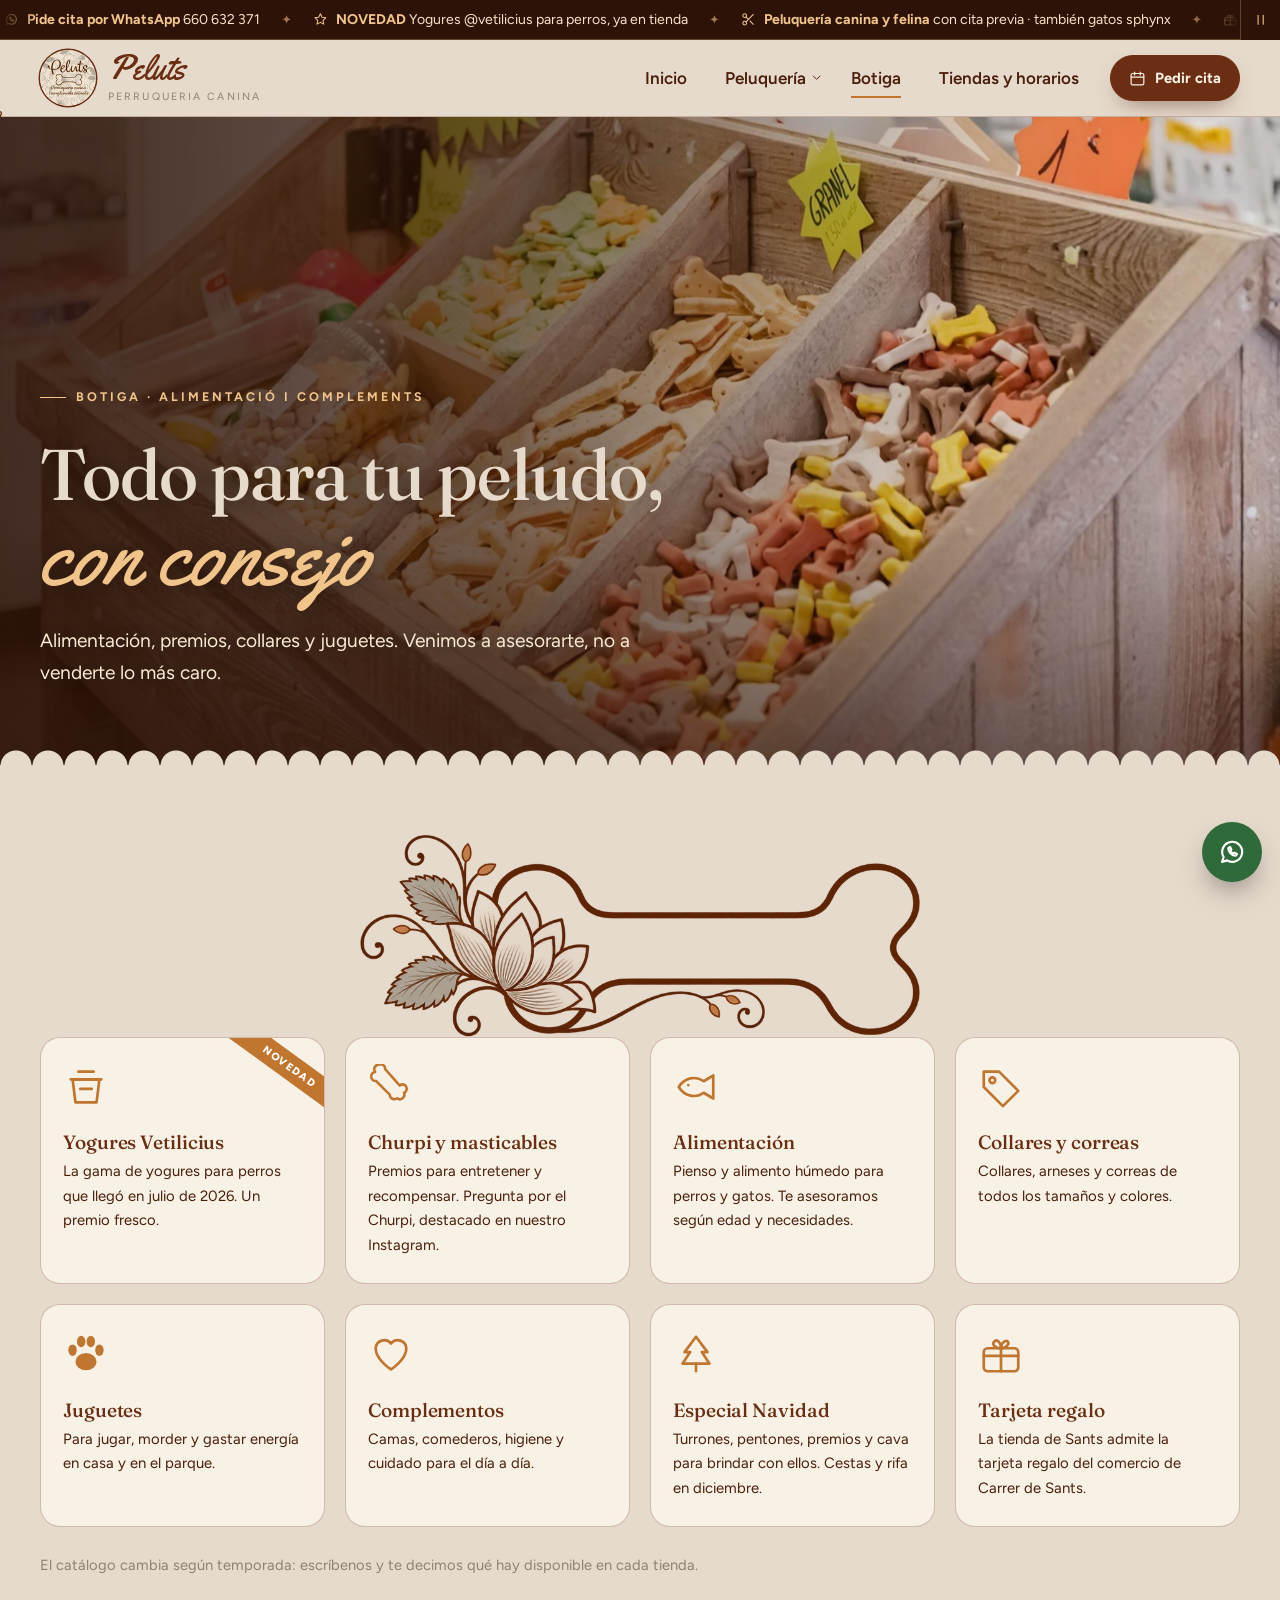
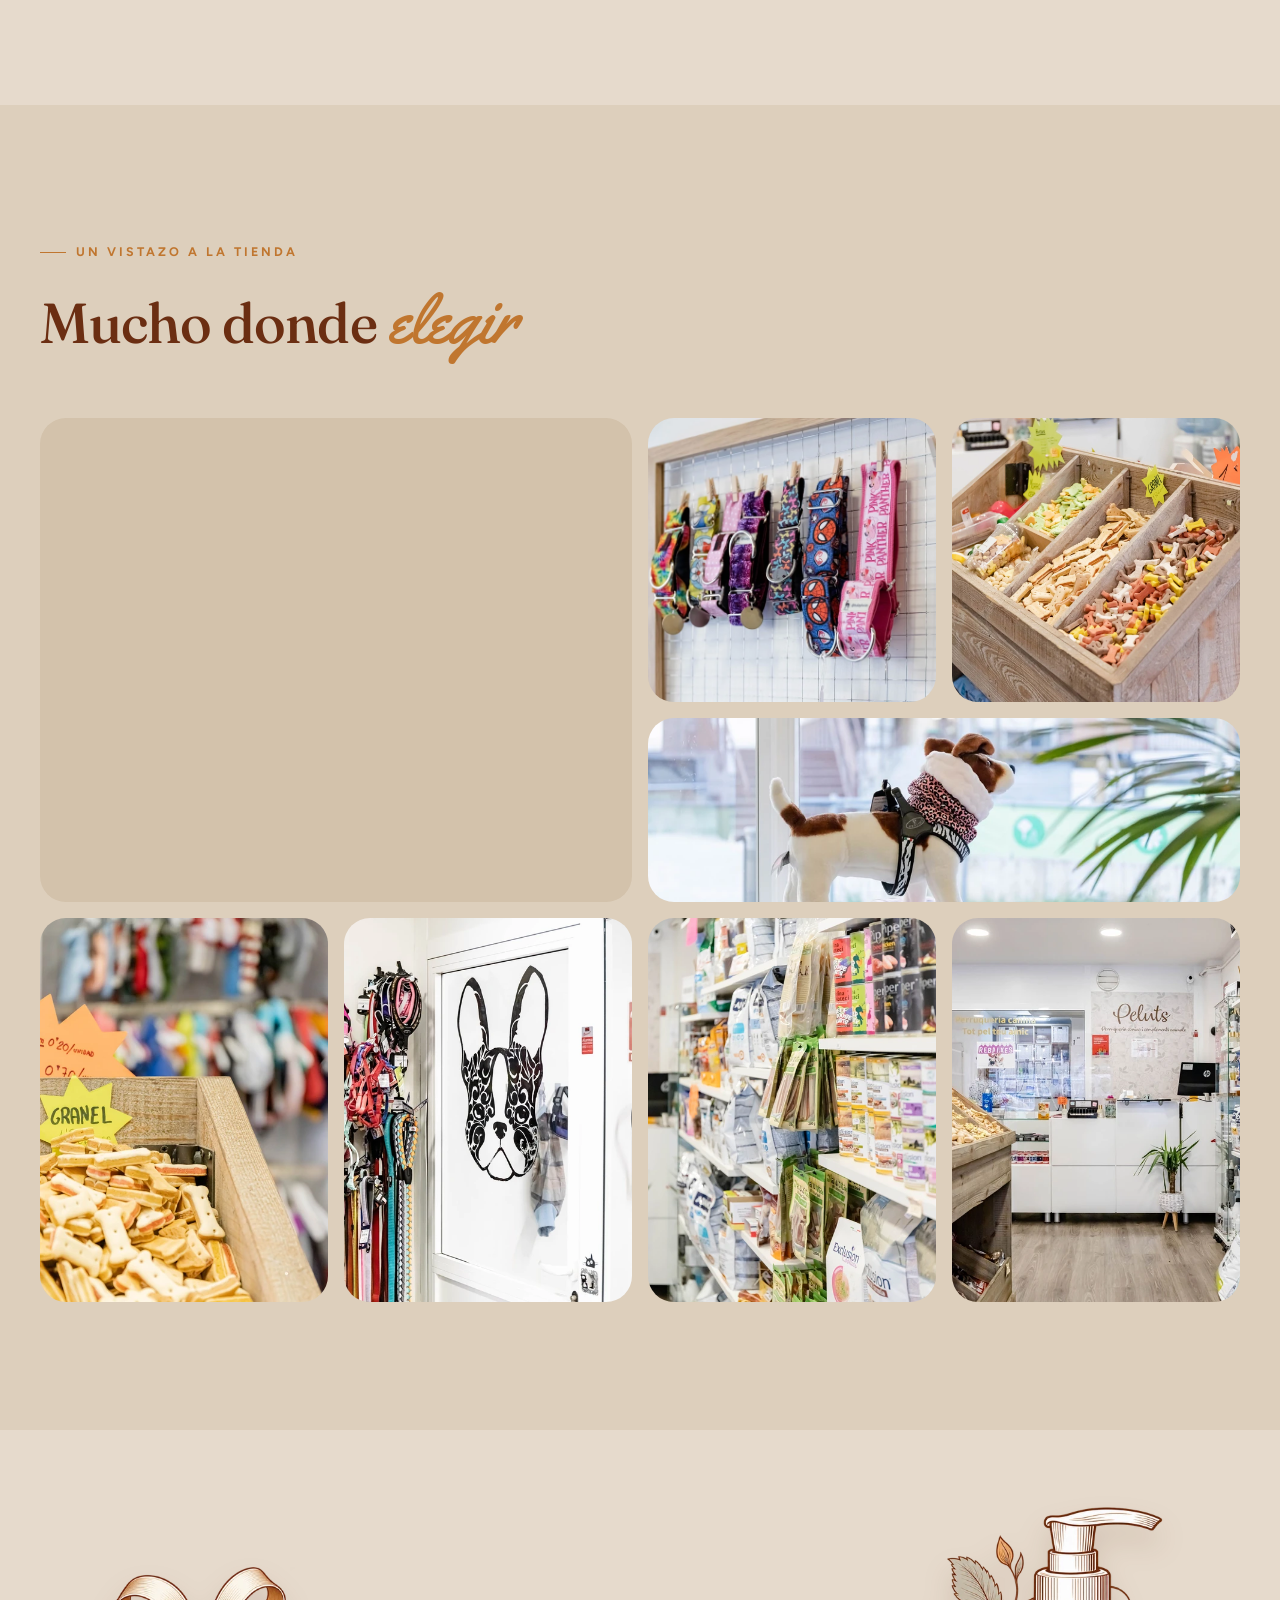
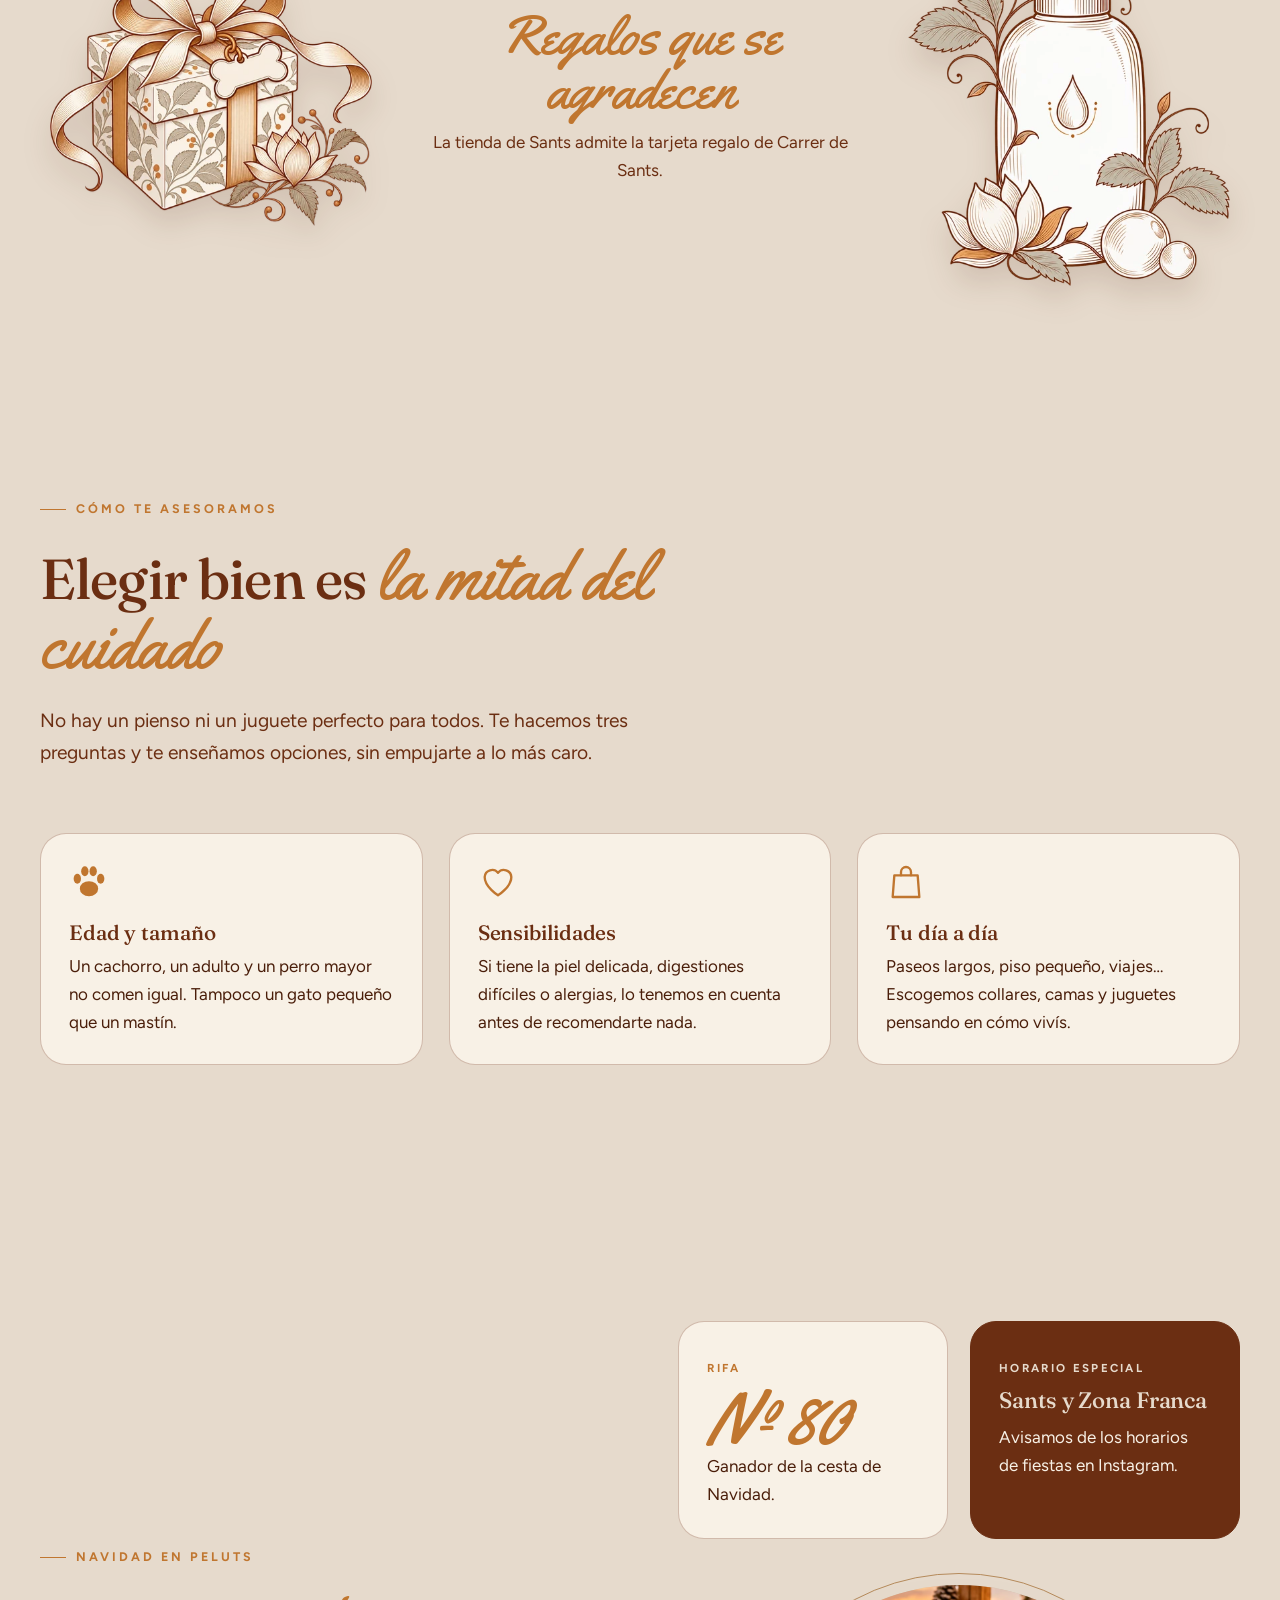
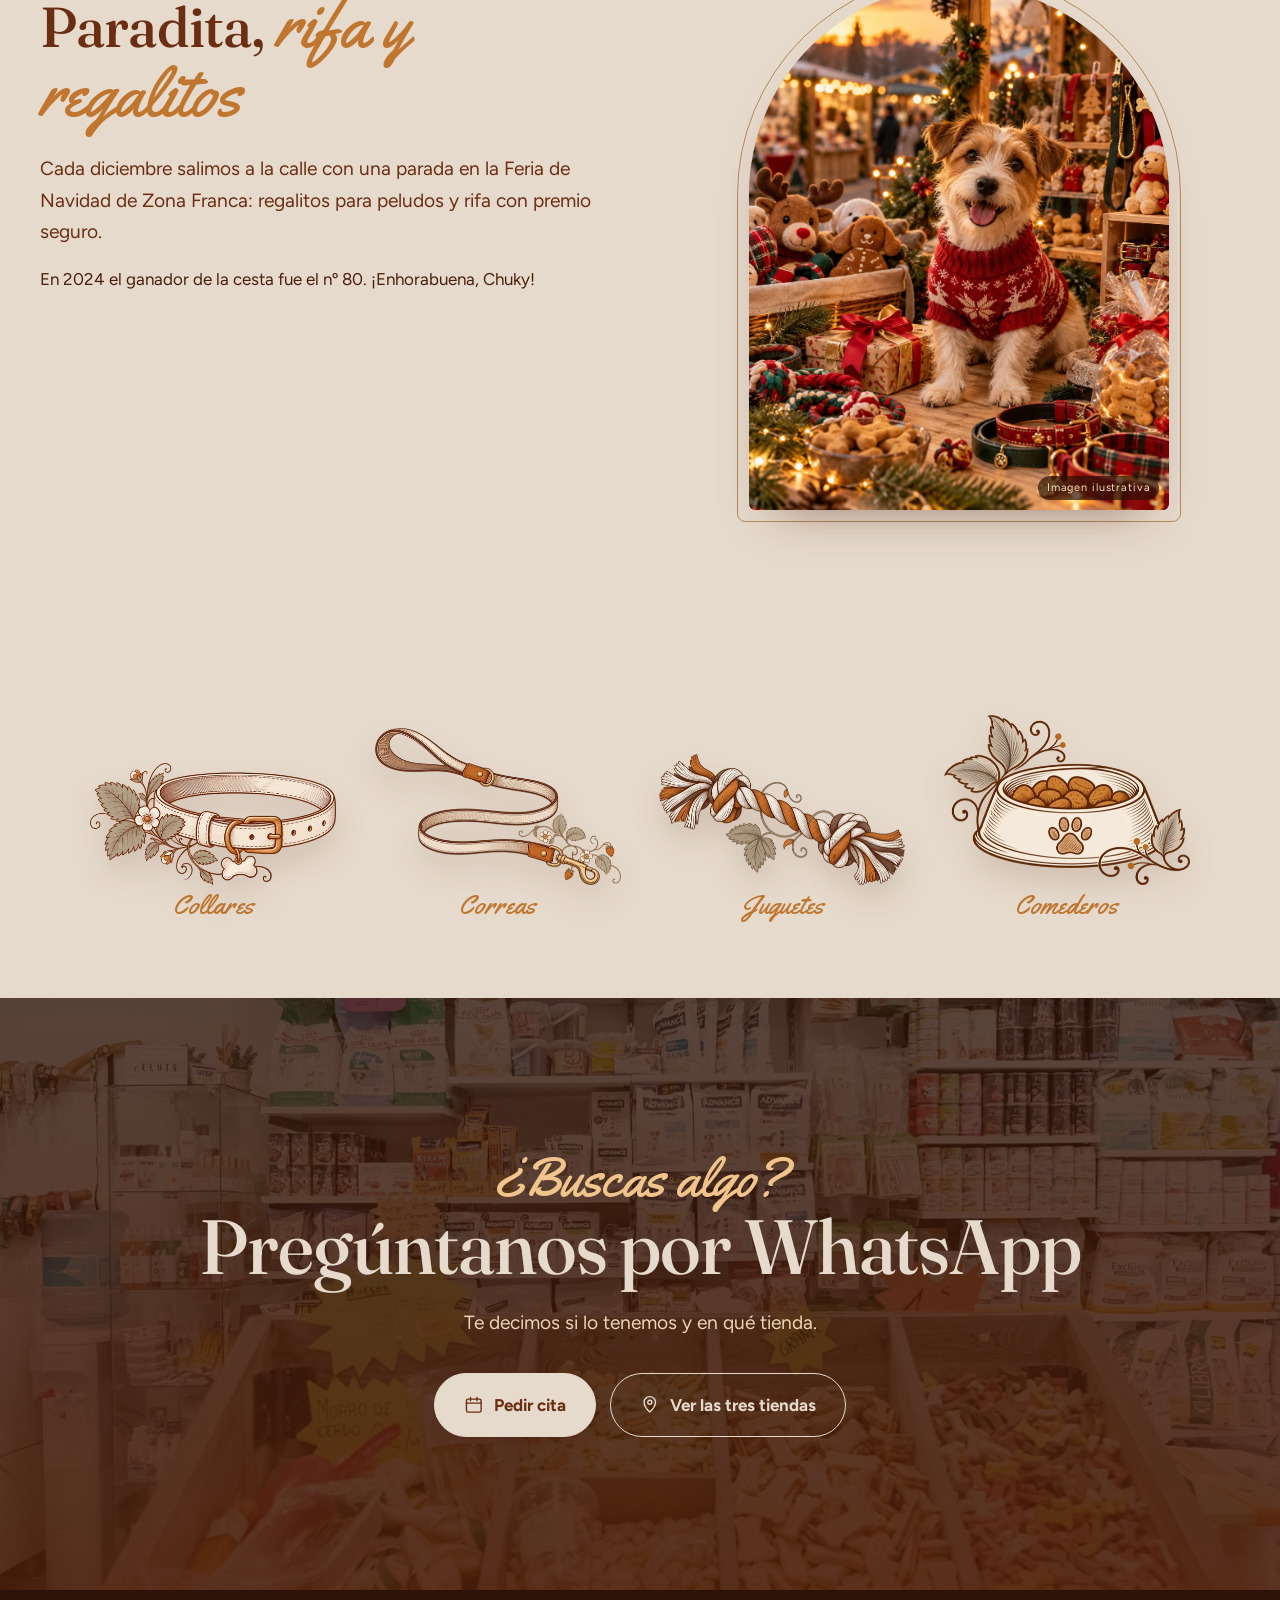
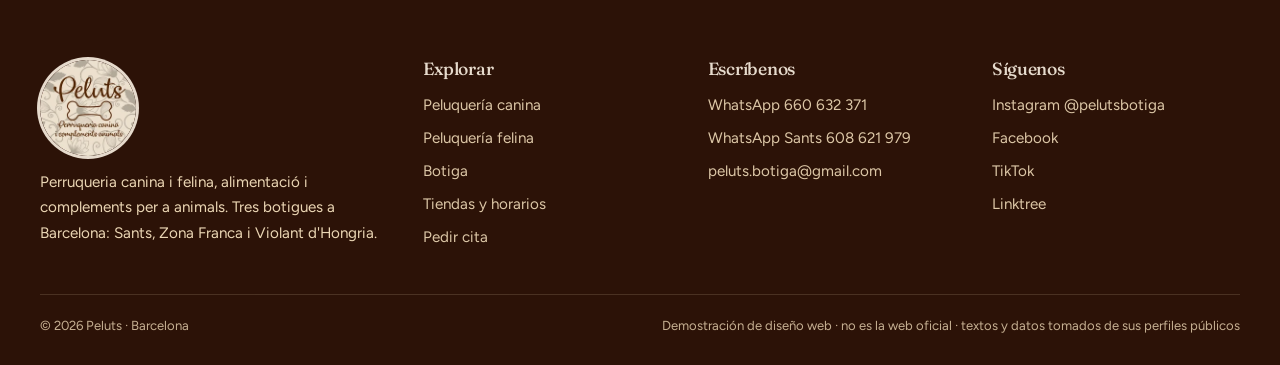
<file: tienda.html>
<!doctype html>
<html lang="es">
<head>
<meta charset="utf-8">
<meta name="viewport" content="width=device-width, initial-scale=1, viewport-fit=cover">
<title>Botiga: alimentación y complementos · Peluts</title>
<meta name="description" content="Alimentación, premios, collares, juguetes y novedades para perros y gatos en Peluts Barcelona.">
<meta name="robots" content="noindex, nofollow">
<meta name="theme-color" content="#6B2E12">
<link rel="icon" href="favicon.ico" sizes="any"><link rel="icon" type="image/png" href="assets/img/favicon-48.png">
<link rel="apple-touch-icon" href="assets/img/apple-touch-icon.png">
<meta property="og:type" content="website"><meta property="og:locale" content="es_ES"><meta property="og:site_name" content="Peluts"><meta property="og:title" content="Botiga: alimentación y complementos · Peluts"><meta property="og:description" content="Alimentación, premios, collares, juguetes y novedades para perros y gatos en Peluts Barcelona."><meta property="og:image" content="https://sefiro888.github.io/peluts/assets/img/og-logo.jpg?v=2"><meta property="og:image:width" content="1200"><meta property="og:image:height" content="630"><meta property="og:image:alt" content="Logotipo de Peluts: perruqueria canina i complements animals"><meta property="og:url" content="https://sefiro888.github.io/peluts/tienda.html"><meta name="twitter:card" content="summary_large_image">
<link rel="preconnect" href="https://fonts.googleapis.com"><link rel="preconnect" href="https://fonts.gstatic.com" crossorigin>
<link href="https://fonts.googleapis.com/css2?family=Figtree:wght@400;500;600;700;800&family=Fraunces:ital,opsz,wght@0,9..144,500;0,9..144,600;0,9..144,700;1,9..144,500&family=Yellowtail&display=swap" rel="stylesheet">
<link rel="stylesheet" href="assets/css/site.css">
<script>document.documentElement.classList.add('js');document.documentElement.setAttribute('data-fondo','limpio')</script>
<script type="application/ld+json">{"@context":"https://schema.org","@type":"PetStore","name":"Peluts","description":"Perruqueria canina i felina, alimentació i complements per a animals","url":"https://www.instagram.com/pelutsbotiga/","sameAs":["https://www.instagram.com/pelutsbotiga/","https://www.facebook.com/pelutsbotiga","https://www.tiktok.com/@animals.peluts"],"email":"peluts.botiga@gmail.com","address":[{"@type":"PostalAddress","streetAddress":"Carrer de Sants, 164","postalCode":"08028","addressLocality":"Barcelona","addressCountry":"ES"},{"@type":"PostalAddress","streetAddress":"Alts Forns, 69, local 16","addressLocality":"Barcelona","addressCountry":"ES"}]}</script>
</head>
<body>
<svg width="0" height="0" style="position:absolute" aria-hidden="true"><defs>
<symbol id="i-scissors" viewBox="0 0 24 24"><circle cx="6" cy="6" r="3"/><circle cx="6" cy="18" r="3"/><path d="M20 4 8.1 15.9M14.5 14.5 20 20M8.1 8.1 12 12"/></symbol>
<symbol id="i-paw" viewBox="0 0 24 24"><ellipse class="f" cx="12" cy="16" rx="5.5" ry="4.5" fill="currentColor" stroke="none"/><ellipse cx="5" cy="10" rx="2.2" ry="3" fill="currentColor" stroke="none"/><ellipse cx="9.5" cy="5.5" rx="2.2" ry="3" fill="currentColor" stroke="none"/><ellipse cx="14.5" cy="5.5" rx="2.2" ry="3" fill="currentColor" stroke="none"/><ellipse cx="19" cy="10" rx="2.2" ry="3" fill="currentColor" stroke="none"/></symbol>
<symbol id="i-bone" viewBox="0 0 24 24"><path d="M7 3.500a2.500 2.500 0 0 0-2 4 2.500 2.500 0 0 0-2.200 2.500A2.500 2.500 0 0 0 5.500 12.500L12 19l1 1a2.500 2.500 0 0 0 4 2 2.500 2.500 0 0 0 3.800-3 2.500 2.500 0 0 0 1-3.800 2.500 2.500 0 0 0-3.300-.2L10.500 6a2.500 2.500 0 0 0-3.500-2.500z" transform="translate(-1 -3) scale(.95)"/></symbol>
<symbol id="i-drop" viewBox="0 0 24 24"><path d="M12 3s6 6.500 6 11a6 6 0 0 1-12 0c0-4.500 6-11 6-11z"/><path d="M9 15a3 3 0 0 0 3 3"/></symbol>
<symbol id="i-cat" viewBox="0 0 24 24"><path d="M5 3.500 8.500 7h7L19 3.500V13a7 7 0 0 1-14 0z"/><path d="M9.500 12h.01M14.500 12h.01M11 15.500l1 .8 1-.8M3 14l3 .5M21 14l-3 .5"/></symbol>
<symbol id="i-dog" viewBox="0 0 24 24"><path d="M7 5h10v8a5 5 0 0 1-10 0z"/><path d="M7 6 4.500 5C2.500 7 2.500 11 4.500 13L7 12M17 6l2.500-1c2 2 2 6 0 8L17 12"/><path d="M10 10h.01M14 10h.01M11 14h2"/></symbol>
<symbol id="i-pin" viewBox="0 0 24 24"><path d="M12 21s7-6.200 7-12a7 7 0 0 0-14 0c0 5.800 7 12 7 12z"/><circle cx="12" cy="9" r="2.500"/></symbol>
<symbol id="i-phone" viewBox="0 0 24 24"><path d="M5 4h4l2 5-2.500 1.500a11 11 0 0 0 5 5L15 13l5 2v4a2 2 0 0 1-2 2A16 16 0 0 1 3 6a2 2 0 0 1 2-2z"/></symbol>
<symbol id="i-wa" viewBox="0 0 24 24"><path d="M4 20l1.300-4A8 8 0 1 1 8 18.700z"/><path d="M9 9c0 3 3 6 6 6l1-1.500-2-1-1 .8c-1-.5-1.800-1.300-2.300-2.300l.8-1-1-2z"/></symbol>
<symbol id="i-ig" viewBox="0 0 24 24"><rect x="3" y="3" width="18" height="18" rx="5"/><circle cx="12" cy="12" r="4"/><path d="M17.500 6.500h.01"/></symbol>
<symbol id="i-clock" viewBox="0 0 24 24"><circle cx="12" cy="12" r="9"/><path d="M12 7v5l3 2"/></symbol>
<symbol id="i-gift" viewBox="0 0 24 24"><rect x="3" y="9" width="18" height="12" rx="2"/><path d="M12 9v12M3 13h18M12 9C9 9 7 7 8.500 5.500S12 6 12 9c0-3 2.500-4.500 3.500-3.500S15 9 12 9z"/></symbol>
<symbol id="i-heart" viewBox="0 0 24 24"><path d="M12 20s-8-5-8-11a4.500 4.500 0 0 1 8-2.500A4.500 4.500 0 0 1 20 9c0 6-8 11-8 11z"/></symbol>
<symbol id="i-tag" viewBox="0 0 24 24"><path d="M3 12V4h8l10 10-8 8z"/><circle cx="7.500" cy="8.500" r="1.500"/></symbol>
<symbol id="i-cup" viewBox="0 0 24 24"><path d="M5 8h14l-1.500 12h-11z"/><path d="M4 8h16M8 4h8M9 13h6"/></symbol>
<symbol id="i-arrow" viewBox="0 0 24 24"><path d="M5 12h14M13 6l6 6-6 6"/></symbol>
<symbol id="i-store" viewBox="0 0 24 24"><path d="M4 9l1-5h14l1 5M4 9v11h16V9M4 9a3 3 0 0 0 5.300 2 3 3 0 0 0 5.400 0A3 3 0 0 0 20 9"/></symbol>
<symbol id="i-cal" viewBox="0 0 24 24"><rect x="3" y="5" width="18" height="16" rx="2"/><path d="M3 10h18M8 3v4M16 3v4"/></symbol>
<symbol id="i-star" viewBox="0 0 24 24"><path d="m12 3 2.700 5.600 6.100.8-4.500 4.200 1.100 6.100L12 16.800 6.600 19.700l1.100-6.100L3.200 9.400l6.100-.8z"/></symbol>
<symbol id="i-menu" viewBox="0 0 24 24"><path d="M4 7h16M4 12h16M4 17h16"/></symbol>
<symbol id="i-sparkle" viewBox="0 0 24 24"><path d="M12 3v5M12 16v5M3 12h5M16 12h5M6 6l3 3M15 15l3 3M18 6l-3 3M9 15l-3 3"/></symbol>
<symbol id="i-bag" viewBox="0 0 24 24"><path d="M5 8h14l1 13H4z"/><path d="M9 8V6a3 3 0 0 1 6 0v2"/></symbol>
<symbol id="i-fish" viewBox="0 0 24 24"><path d="M3 12c3-5 9-6 13-3l5-3v12l-5-3c-4 3-10 2-13-3z"/><path d="M8 11h.01"/></symbol>
<symbol id="i-ghost" viewBox="0 0 24 24"><path d="M5 21V10a7 7 0 0 1 14 0v11l-3-2-2 2-2-2-2 2-2-2z"/><path d="M9.500 10h.01M14.500 10h.01"/></symbol>
<symbol id="i-tree" viewBox="0 0 24 24"><path d="M12 3 6 11h3l-4 6h14l-4-6h3z"/><path d="M12 17v4"/></symbol>
<symbol id="i-pause" viewBox="0 0 24 24"><path d="M8 5v14M16 5v14"/></symbol>
<symbol id="i-play" viewBox="0 0 24 24"><path d="M7 4l12 8-12 8z"/></symbol>
<symbol id="i-chev" viewBox="0 0 24 24"><path d="m6 9 6 6 6-6"/></symbol>
<symbol id="i-check" viewBox="0 0 24 24"><path d="m5 12 5 5 9-10"/></symbol>
<symbol id="i-sun" viewBox="0 0 24 24"><circle cx="12" cy="12" r="4"/><path d="M12 3v2M12 19v2M3 12h2M19 12h2M5.600 5.600 7 7M17 17l1.400 1.400M18.400 5.600 17 7M7 17l-1.400 1.400"/></symbol>
<symbol id="i-comb" viewBox="0 0 24 24"><path d="M4 8h16v4H4zM6 12v6M9 12v6M12 12v6M15 12v6M18 12v6"/></symbol>
<symbol id="i-shield" viewBox="0 0 24 24"><path d="M12 3 5 6v6c0 4.500 3 7.500 7 9 4-1.500 7-4.500 7-9V6z"/><path d="m9 12 2 2 4-4"/></symbol>
</defs></svg>
<a class="skip" href="#contenido">Saltar al contenido</a>

<div class="topbar">
<div class="ann" role="region" aria-label="Avisos importantes"><div class="ann-viewport"><div class="ann-track"><a class="ann-it" href="cita.html"><svg class="ico " aria-hidden="true"><use href="#i-wa"/></svg><span><b>Pide cita por WhatsApp</b> 660 632 371</span></a><i class="ann-sep" aria-hidden="true">✦</i><a class="ann-it" href="tienda.html"><svg class="ico " aria-hidden="true"><use href="#i-star"/></svg><span><b>NOVEDAD</b> Yogures @vetilicius para perros, ya en tienda</span></a><i class="ann-sep" aria-hidden="true">✦</i><a class="ann-it" href="peluqueria.html"><svg class="ico " aria-hidden="true"><use href="#i-scissors"/></svg><span><b>Peluquería canina y felina</b> con cita previa · también gatos sphynx</span></a><i class="ann-sep" aria-hidden="true">✦</i><a class="ann-it" href="tiendas.html#sants"><svg class="ico " aria-hidden="true"><use href="#i-gift"/></svg><span><b>Tarjeta regalo</b> admitida en la tienda de Sants (Carrer de Sants)</span></a><i class="ann-sep" aria-hidden="true">✦</i><a class="ann-it" href="tiendas.html#sants"><svg class="ico " aria-hidden="true"><use href="#i-clock"/></svg><span><b>Sants</b> <span data-live="sants">consultando horario…</span></span></a><i class="ann-sep" aria-hidden="true">✦</i><a class="ann-it" href="tiendas.html#zonafranca"><svg class="ico " aria-hidden="true"><use href="#i-clock"/></svg><span><b>Zona Franca</b> <span data-live="zf">consultando horario…</span></span></a><i class="ann-sep" aria-hidden="true">✦</i><a class="ann-it" href="https://www.instagram.com/pelutsbotiga/" target="_blank" rel="noopener"><svg class="ico " aria-hidden="true"><use href="#i-ig"/></svg><span><b>Instagram @pelutsbotiga</b> ferias, campañas y novedades</span></a><i class="ann-sep" aria-hidden="true">✦</i><a class="ann-it" href="https://www.instagram.com/pelutsbotiga/" target="_blank" rel="noopener"><svg class="ico " aria-hidden="true"><use href="#i-tree"/></svg><span><b>Horarios de fiestas</b> los avisamos siempre en Instagram</span></a><i class="ann-sep" aria-hidden="true">✦</i><span class="ann-dup" aria-hidden="true"><a class="ann-it" href="cita.html"><svg class="ico " aria-hidden="true"><use href="#i-wa"/></svg><span><b>Pide cita por WhatsApp</b> 660 632 371</span></a><i class="ann-sep" aria-hidden="true">✦</i><a class="ann-it" href="tienda.html"><svg class="ico " aria-hidden="true"><use href="#i-star"/></svg><span><b>NOVEDAD</b> Yogures @vetilicius para perros, ya en tienda</span></a><i class="ann-sep" aria-hidden="true">✦</i><a class="ann-it" href="peluqueria.html"><svg class="ico " aria-hidden="true"><use href="#i-scissors"/></svg><span><b>Peluquería canina y felina</b> con cita previa · también gatos sphynx</span></a><i class="ann-sep" aria-hidden="true">✦</i><a class="ann-it" href="tiendas.html#sants"><svg class="ico " aria-hidden="true"><use href="#i-gift"/></svg><span><b>Tarjeta regalo</b> admitida en la tienda de Sants (Carrer de Sants)</span></a><i class="ann-sep" aria-hidden="true">✦</i><a class="ann-it" href="tiendas.html#sants"><svg class="ico " aria-hidden="true"><use href="#i-clock"/></svg><span><b>Sants</b> <span data-live="sants">consultando horario…</span></span></a><i class="ann-sep" aria-hidden="true">✦</i><a class="ann-it" href="tiendas.html#zonafranca"><svg class="ico " aria-hidden="true"><use href="#i-clock"/></svg><span><b>Zona Franca</b> <span data-live="zf">consultando horario…</span></span></a><i class="ann-sep" aria-hidden="true">✦</i><a class="ann-it" href="https://www.instagram.com/pelutsbotiga/" target="_blank" rel="noopener"><svg class="ico " aria-hidden="true"><use href="#i-ig"/></svg><span><b>Instagram @pelutsbotiga</b> ferias, campañas y novedades</span></a><i class="ann-sep" aria-hidden="true">✦</i><a class="ann-it" href="https://www.instagram.com/pelutsbotiga/" target="_blank" rel="noopener"><svg class="ico " aria-hidden="true"><use href="#i-tree"/></svg><span><b>Horarios de fiestas</b> los avisamos siempre en Instagram</span></a><i class="ann-sep" aria-hidden="true">✦</i></span></div></div><button class="ann-pause" type="button" aria-label="Pausar avisos" aria-pressed="false"><svg class="ico " aria-hidden="true"><use href="#i-pause"/></svg></button></div>
<header class="site-header">
<div class="progress" aria-hidden="true"><span></span><i><svg class="ico " aria-hidden="true"><use href="#i-bone"/></svg></i></div>
<div class="wrap header-in">
 <a class="brand" href="index.html" aria-label="Peluts, inicio"><img src="assets/img/logo-96.webp" width="54" height="54" alt=""><span><b>Peluts</b><small>Perruqueria canina</small></span></a>
 <button class="burger" aria-label="Abrir menú" aria-expanded="false" aria-controls="nav"><svg class="ico " aria-hidden="true"><use href="#i-menu"/></svg></button>
 <nav class="nav" id="nav" aria-label="Principal"><a href="index.html">Inicio</a><div class="has-sub"><a href="peluqueria.html">Peluquería</a><button class="sub-toggle" type="button" aria-expanded="false" aria-label="Ver Perros y Gatos"><svg class="ico " aria-hidden="true"><use href="#i-chev"/></svg></button><div class="sub"><a href="perros.html"><svg class="ico " aria-hidden="true"><use href="#i-dog"/></svg> Perros</a><a href="gatos.html"><svg class="ico " aria-hidden="true"><use href="#i-cat"/></svg> Gatos</a></div></div><a href="tienda.html" aria-current="page">Botiga</a><a href="tiendas.html">Tiendas y horarios</a><a class="btn sm" href="cita.html"><svg class="ico " aria-hidden="true"><use href="#i-cal"/></svg> Pedir cita</a></nav>
</div></header></div>
<main id="contenido">
<section class="hf"><div class="hf-bg"><img src="assets/img/fotos/3352-2400.webp" srcset="assets/img/fotos/3352-480.webp 480w, assets/img/fotos/3352-900.webp 900w, assets/img/fotos/3352-1600.webp 1600w, assets/img/fotos/3352-2400.webp 2000w" sizes="100vw" width="2000" height="1333" alt="Expositor de galletas y premios en la tienda Peluts" style="object-position:center" fetchpriority="high" decoding="async"></div><div class="hf-shade"></div>
<div class="wrap hf-in"><span class="kicker l rv">Botiga · alimentació i complements</span><h1 class="rv d1">Todo para tu peludo, <em class="s">con consejo</em></h1><p class="lead rv d2">Alimentación, premios, collares y juguetes. Venimos a asesorarte, no a venderte lo más caro.</p></div></section>
<div class="sep-wrap"><div class="wrap"><img class="sep rv" src="assets/img/deco/hueso.webp" srcset="assets/img/deco/hueso-s.webp 480w, assets/img/deco/hueso.webp 900w" sizes="(max-width:760px) 86vw, 560px" width="900" height="325" alt="" aria-hidden="true" loading="lazy" decoding="async"></div></div><section style="padding-top:0">
<div class="wrap">
 <div class="prod">
  <article class="pcard rv"><span class="new">NOVEDAD</span><svg class="ico " aria-hidden="true"><use href="#i-cup"/></svg><h3>Yogures Vetilicius</h3><p>La gama de yogures para perros que llegó en julio de 2026. Un premio fresco.</p></article>
  <article class="pcard rv d1"><svg class="ico " aria-hidden="true"><use href="#i-bone"/></svg><h3>Churpi y masticables</h3><p>Premios para entretener y recompensar. Pregunta por el Churpi, destacado en nuestro Instagram.</p></article>
  <article class="pcard rv d2"><svg class="ico " aria-hidden="true"><use href="#i-fish"/></svg><h3>Alimentación</h3><p>Pienso y alimento húmedo para perros y gatos. Te asesoramos según edad y necesidades.</p></article>
  <article class="pcard rv d3"><svg class="ico " aria-hidden="true"><use href="#i-tag"/></svg><h3>Collares y correas</h3><p>Collares, arneses y correas de todos los tamaños y colores.</p></article>
  <article class="pcard rv"><svg class="ico " aria-hidden="true"><use href="#i-paw"/></svg><h3>Juguetes</h3><p>Para jugar, morder y gastar energía en casa y en el parque.</p></article>
  <article class="pcard rv d1"><svg class="ico " aria-hidden="true"><use href="#i-heart"/></svg><h3>Complementos</h3><p>Camas, comederos, higiene y cuidado para el día a día.</p></article>
  <article class="pcard rv d2"><svg class="ico " aria-hidden="true"><use href="#i-tree"/></svg><h3>Especial Navidad</h3><p>Turrones, pentones, premios y cava para brindar con ellos. Cestas y rifa en diciembre.</p></article>
  <article class="pcard rv d3"><svg class="ico " aria-hidden="true"><use href="#i-gift"/></svg><h3>Tarjeta regalo</h3><p>La tienda de Sants admite la tarjeta regalo del comercio de Carrer de Sants.</p></article>
 </div>
 <p class="rv" style="margin-top:26px;font-size:.92rem;color:var(--taupe-2)">El catálogo cambia según temporada: escríbenos y te decimos qué hay disponible en cada tienda.</p>
</div>
</section>

<section class="bg-papel">
<div class="wrap">
 <div class="sec-head"><span class="kicker l rv">Un vistazo a la tienda</span><h2 class="rv d1">Mucho donde <em class="s">elegir</em></h2></div>
 <div class="bento">
  <figure class="ph rv big"><img src="assets/img/fotos/3359-2400.webp" srcset="assets/img/fotos/3359-480.webp 480w, assets/img/fotos/3359-900.webp 900w, assets/img/fotos/3359-1600.webp 1600w, assets/img/fotos/3359-2400.webp 2000w" sizes="(max-width:900px) 100vw, 50vw" width="2000" height="1333" alt="Estantes de la botiga Peluts con alimentación y premios" style="object-position:center" loading="lazy" decoding="async"></figure>
  <figure class="ph rv s3 r3"><img src="assets/img/fotos/3350-2400.webp" srcset="assets/img/fotos/3350-480.webp 480w, assets/img/fotos/3350-900.webp 900w, assets/img/fotos/3350-1600.webp 1600w, assets/img/fotos/3350-2400.webp 2000w" sizes="(max-width:900px) 100vw, 50vw" width="2000" height="1333" alt="Collares y correas colgados en Peluts" style="object-position:center" loading="lazy" decoding="async"></figure>
  <figure class="ph rv s3 r3"><img src="assets/img/fotos/3352-2400.webp" srcset="assets/img/fotos/3352-480.webp 480w, assets/img/fotos/3352-900.webp 900w, assets/img/fotos/3352-1600.webp 1600w, assets/img/fotos/3352-2400.webp 2000w" sizes="(max-width:900px) 100vw, 50vw" width="2000" height="1333" alt="Galletas y premios a granel" style="object-position:center" loading="lazy" decoding="async"></figure>
  <figure class="ph rv w2 r2"><img src="assets/img/fotos/3393-2400.webp" srcset="assets/img/fotos/3393-480.webp 480w, assets/img/fotos/3393-900.webp 900w, assets/img/fotos/3393-1600.webp 1600w, assets/img/fotos/3393-2400.webp 2000w" sizes="(max-width:900px) 100vw, 50vw" width="2000" height="1333" alt="Ropa para perros en el escaparate" style="object-position:center" loading="lazy" decoding="async"></figure>
 </div>
 <div class="gallery-cs" style="display:grid;grid-template-columns:repeat(4,1fr);gap:16px;margin-top:16px">
  <figure class="ph rv" style="aspect-ratio:3/4"><img src="assets/img/fotos/3386-2400.webp" srcset="assets/img/fotos/3386-480.webp 480w, assets/img/fotos/3386-900.webp 900w, assets/img/fotos/3386-1600.webp 1600w, assets/img/fotos/3386-2400.webp 2000w" sizes="25vw" width="2000" height="3000" alt="Galletas con forma de hueso a granel" style="object-position:center" loading="lazy" decoding="async"></figure>
  <figure class="ph rv d1" style="aspect-ratio:3/4"><img src="assets/img/fotos/3394-1600.webp" srcset="assets/img/fotos/3394-480.webp 480w, assets/img/fotos/3394-900.webp 900w, assets/img/fotos/3394-1600.webp 1333w" sizes="25vw" width="1333" height="2000" alt="Correas y collares junto a un cuadro de bulldog francés" style="object-position:center" loading="lazy" decoding="async"></figure>
  <figure class="ph rv d2" style="aspect-ratio:3/4"><img src="assets/img/fotos/3358-2400.webp" srcset="assets/img/fotos/3358-480.webp 480w, assets/img/fotos/3358-900.webp 900w, assets/img/fotos/3358-1600.webp 1600w, assets/img/fotos/3358-2400.webp 2000w" sizes="25vw" width="2000" height="3000" alt="Estantería con alimento para perros y gatos" style="object-position:center" loading="lazy" decoding="async"></figure>
  <figure class="ph rv d3" style="aspect-ratio:3/4"><img src="assets/img/fotos/3384-1600.webp" srcset="assets/img/fotos/3384-480.webp 480w, assets/img/fotos/3384-900.webp 900w, assets/img/fotos/3384-1600.webp 1333w" sizes="25vw" width="1333" height="2000" alt="Mostrador de la tienda Peluts" style="object-position:center" loading="lazy" decoding="async"></figure>
 </div>
</div>
</section>

<section class="inter"><div class="inter-in"><div class="a rv"><img class="deco " src="assets/img/deco/regalo.webp" srcset="assets/img/deco/regalo-s.webp 480w, assets/img/deco/regalo.webp 900w" sizes="(max-width:760px) 45vw, 340px" width="900" height="725" alt="" aria-hidden="true" loading="lazy" decoding="async"></div><div class="t rv d1"><span class="script">Regalos que se agradecen</span><p>La tienda de Sants admite la tarjeta regalo de Carrer de Sants.</p></div><div class="b rv d2"><img class="deco d2" src="assets/img/deco/champu.webp" srcset="assets/img/deco/champu-s.webp 480w, assets/img/deco/champu.webp 900w" sizes="(max-width:760px) 45vw, 340px" width="900" height="1060" alt="" aria-hidden="true" loading="lazy" decoding="async"></div></div></section><section>
<div class="wrap">
 <div class="sec-head"><span class="kicker l rv">Cómo te asesoramos</span><h2 class="rv d1">Elegir bien es <em class="s">la mitad del cuidado</em></h2><p class="lead rv d2">No hay un pienso ni un juguete perfecto para todos. Te hacemos tres preguntas y te enseñamos opciones, sin empujarte a lo más caro.</p></div>
 <div class="cols3">
  <div class="box rv"><svg class="ico " aria-hidden="true"><use href="#i-paw"/></svg><h3>Edad y tamaño</h3><p>Un cachorro, un adulto y un perro mayor no comen igual. Tampoco un gato pequeño que un mastín.</p></div>
  <div class="box rv d1"><svg class="ico " aria-hidden="true"><use href="#i-heart"/></svg><h3>Sensibilidades</h3><p>Si tiene la piel delicada, digestiones difíciles o alergias, lo tenemos en cuenta antes de recomendarte nada.</p></div>
  <div class="box rv d2"><svg class="ico " aria-hidden="true"><use href="#i-bag"/></svg><h3>Tu día a día</h3><p>Paseos largos, piso pequeño, viajes… Escogemos collares, camas y juguetes pensando en cómo vivís.</p></div>
 </div>
</div>
</section>

<section>
<div class="wrap split">
 <div class="rv"><span class="kicker l">Navidad en Peluts</span><h2 style="margin:.4em 0 .45em">Paradita, <em class="s">rifa y regalitos</em></h2>
  <p class="lead">Cada diciembre salimos a la calle con una parada en la Feria de Navidad de Zona Franca: regalitos para peludos y rifa con premio seguro.</p>
  <p>En 2024 el ganador de la cesta fue el nº 80. ¡Enhorabuena, Chuky!</p></div>
 <div><div class="board" style="grid-template-columns:1fr 1fr">
  <article class="note rv" style="grid-column:auto"><span class="date">Rifa</span><div class="big">Nº 80</div><p>Ganador de la cesta de Navidad.</p></article>
  <article class="note choco rv d1" style="grid-column:auto"><span class="date">Horario especial</span><h3>Sants y Zona Franca</h3><p>Avisamos de los horarios de fiestas en Instagram.</p></article>
 </div><div class="frame iaf rv" style="margin:46px auto 0;max-width:420px"><div class="arch" style="aspect-ratio:4/5"><img src="assets/img/ia/navidad-paradita.webp" alt="Paradita navideña con regalos para mascotas" loading="lazy" decoding="async" onerror="this.closest('.iaf').remove()"><span class="ilus">Imagen ilustrativa</span></div></div></div>
</div>
</section>
<section class="inter"><div class="wrap"><div class="shelf"><figure class="rv d0"><img class="deco d1" src="assets/img/deco/collar.webp" srcset="assets/img/deco/collar-s.webp 480w, assets/img/deco/collar.webp 900w" sizes="(max-width:720px) 44vw, 260px" width="900" height="446" alt="" aria-hidden="true" loading="lazy" decoding="async"><figcaption>Collares</figcaption></figure><figure class="rv d1"><img class="deco d2" src="assets/img/deco/correa.webp" srcset="assets/img/deco/correa-s.webp 480w, assets/img/deco/correa.webp 900w" sizes="(max-width:720px) 44vw, 260px" width="900" height="574" alt="" aria-hidden="true" loading="lazy" decoding="async"><figcaption>Correas</figcaption></figure><figure class="rv d2"><img class="deco d3" src="assets/img/deco/juguete.webp" srcset="assets/img/deco/juguete-s.webp 480w, assets/img/deco/juguete.webp 900w" sizes="(max-width:720px) 44vw, 260px" width="900" height="479" alt="" aria-hidden="true" loading="lazy" decoding="async"><figcaption>Juguetes</figcaption></figure><figure class="rv d3"><img class="deco d1" src="assets/img/deco/cuenco.webp" srcset="assets/img/deco/cuenco-s.webp 480w, assets/img/deco/cuenco.webp 900w" sizes="(max-width:720px) 44vw, 260px" width="900" height="621" alt="" aria-hidden="true" loading="lazy" decoding="async"><figcaption>Comederos</figcaption></figure></div></div></section><section class="cta"><div class="bgimg"><img src="assets/img/fotos/3359-2400.webp" srcset="assets/img/fotos/3359-480.webp 480w, assets/img/fotos/3359-900.webp 900w, assets/img/fotos/3359-1600.webp 1600w, assets/img/fotos/3359-2400.webp 2000w" sizes="100vw" width="2000" height="1333" alt="" style="object-position:center" loading="lazy" decoding="async"></div><div class="wrap rv">
<span class="script">¿Buscas algo?</span><h2>Pregúntanos por WhatsApp</h2><p class="lead">Te decimos si lo tenemos y en qué tienda.</p>
<div class="cta-btns"><a class="btn light" href="cita.html"><svg class="ico " aria-hidden="true"><use href="#i-cal"/></svg> Pedir cita</a><a class="btn ghost light" href="tiendas.html"><svg class="ico " aria-hidden="true"><use href="#i-pin"/></svg> Ver las tres tiendas</a></div></div></section>

</main>
<footer>
<div class="wrap">
<div class="foot-grid">
 <div class="foot-brand"><img src="assets/img/logo-200.webp" width="90" height="90" alt="Logotipo de Peluts"><p>Perruqueria canina i felina, alimentació i complements per a animals. Tres botigues a Barcelona: Sants, Zona Franca i Violant d'Hongria.</p></div>
 <div><h4>Explorar</h4><ul><li><a href="perros.html">Peluquería canina</a></li><li><a href="gatos.html">Peluquería felina</a></li><li><a href="tienda.html">Botiga</a></li><li><a href="tiendas.html">Tiendas y horarios</a></li><li><a href="cita.html">Pedir cita</a></li></ul></div>
 <div><h4>Escríbenos</h4><ul><li><a href="https://wa.me/34660632371" target="_blank" rel="noopener">WhatsApp 660 632 371</a></li><li><a href="https://wa.me/34608621979" target="_blank" rel="noopener">WhatsApp Sants 608 621 979</a></li><li><a href="mailto:peluts.botiga@gmail.com">peluts.botiga@gmail.com</a></li></ul></div>
 <div><h4>Síguenos</h4><ul><li><a href="https://www.instagram.com/pelutsbotiga/" target="_blank" rel="noopener">Instagram @pelutsbotiga</a></li><li><a href="https://www.facebook.com/pelutsbotiga" target="_blank" rel="noopener">Facebook</a></li><li><a href="https://www.tiktok.com/@animals.peluts" target="_blank" rel="noopener">TikTok</a></li><li><a href="https://linktr.ee/peluts.botiga" target="_blank" rel="noopener">Linktree</a></li></ul></div>
</div>
<div class="legal"><span>© <span id="year">2026</span> Peluts · Barcelona</span><span>Demostración de diseño web · no es la web oficial · textos y datos tomados de sus perfiles públicos</span></div>
</div></footer>
<div class="wa-chat"><div class="wa-bubble" role="status" aria-live="polite" hidden><button class="wa-x" type="button" aria-label="Cerrar mensaje">×</button><a class="wa-msg" href="https://wa.me/34660632371" target="_blank" rel="noopener"><img src="assets/img/logo-96.webp" width="40" height="40" alt=""><span class="wa-body"><b>Peluts</b><span class="wa-typing" aria-hidden="true"><i></i><i></i><i></i></span><span class="wa-txt"></span><small>ahora · WhatsApp</small></span></a></div><a class="fab" id="wa-fab" href="https://wa.me/34660632371?text=%C2%A1Hola%20Peluts!" target="_blank" rel="noopener" aria-label="Escribir por WhatsApp"><svg class="ico " aria-hidden="true"><use href="#i-wa"/></svg></a></div>
<script src="assets/js/site.js" defer></script>
</body>
</html>
</file>
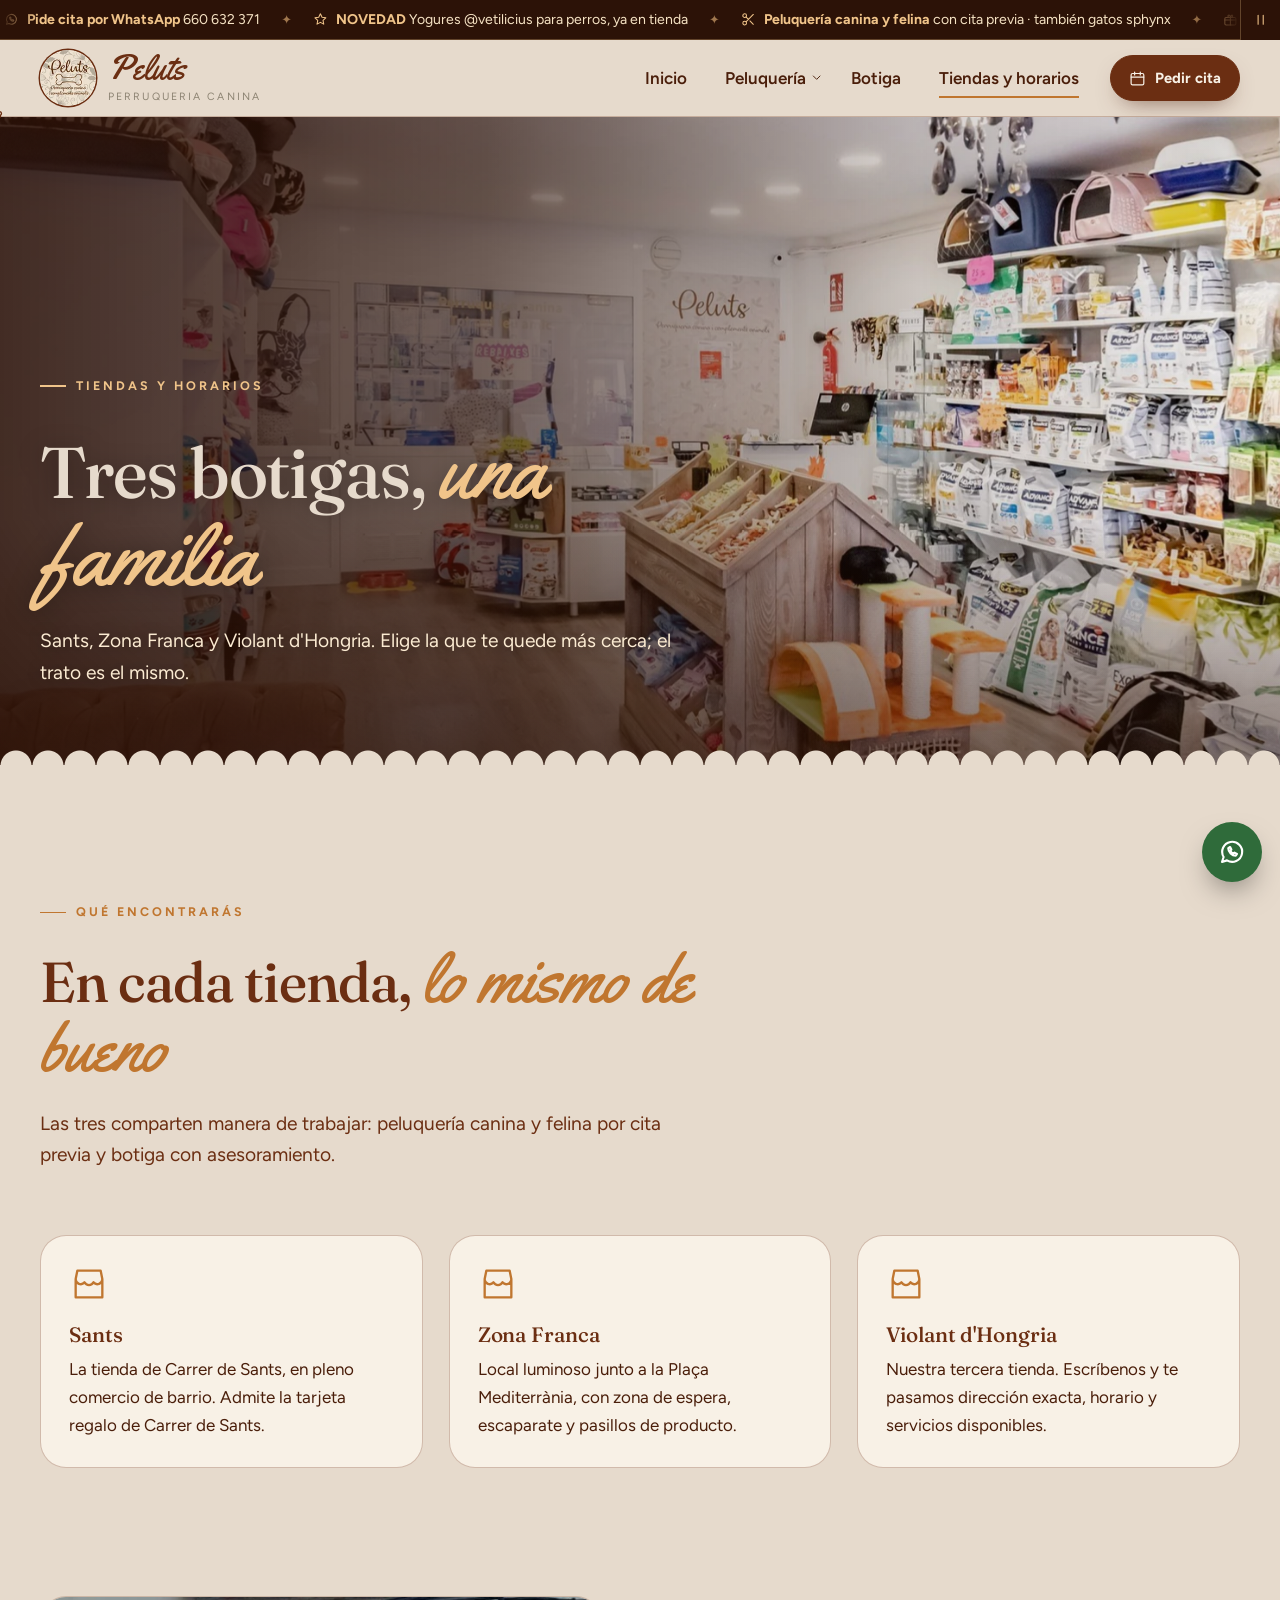
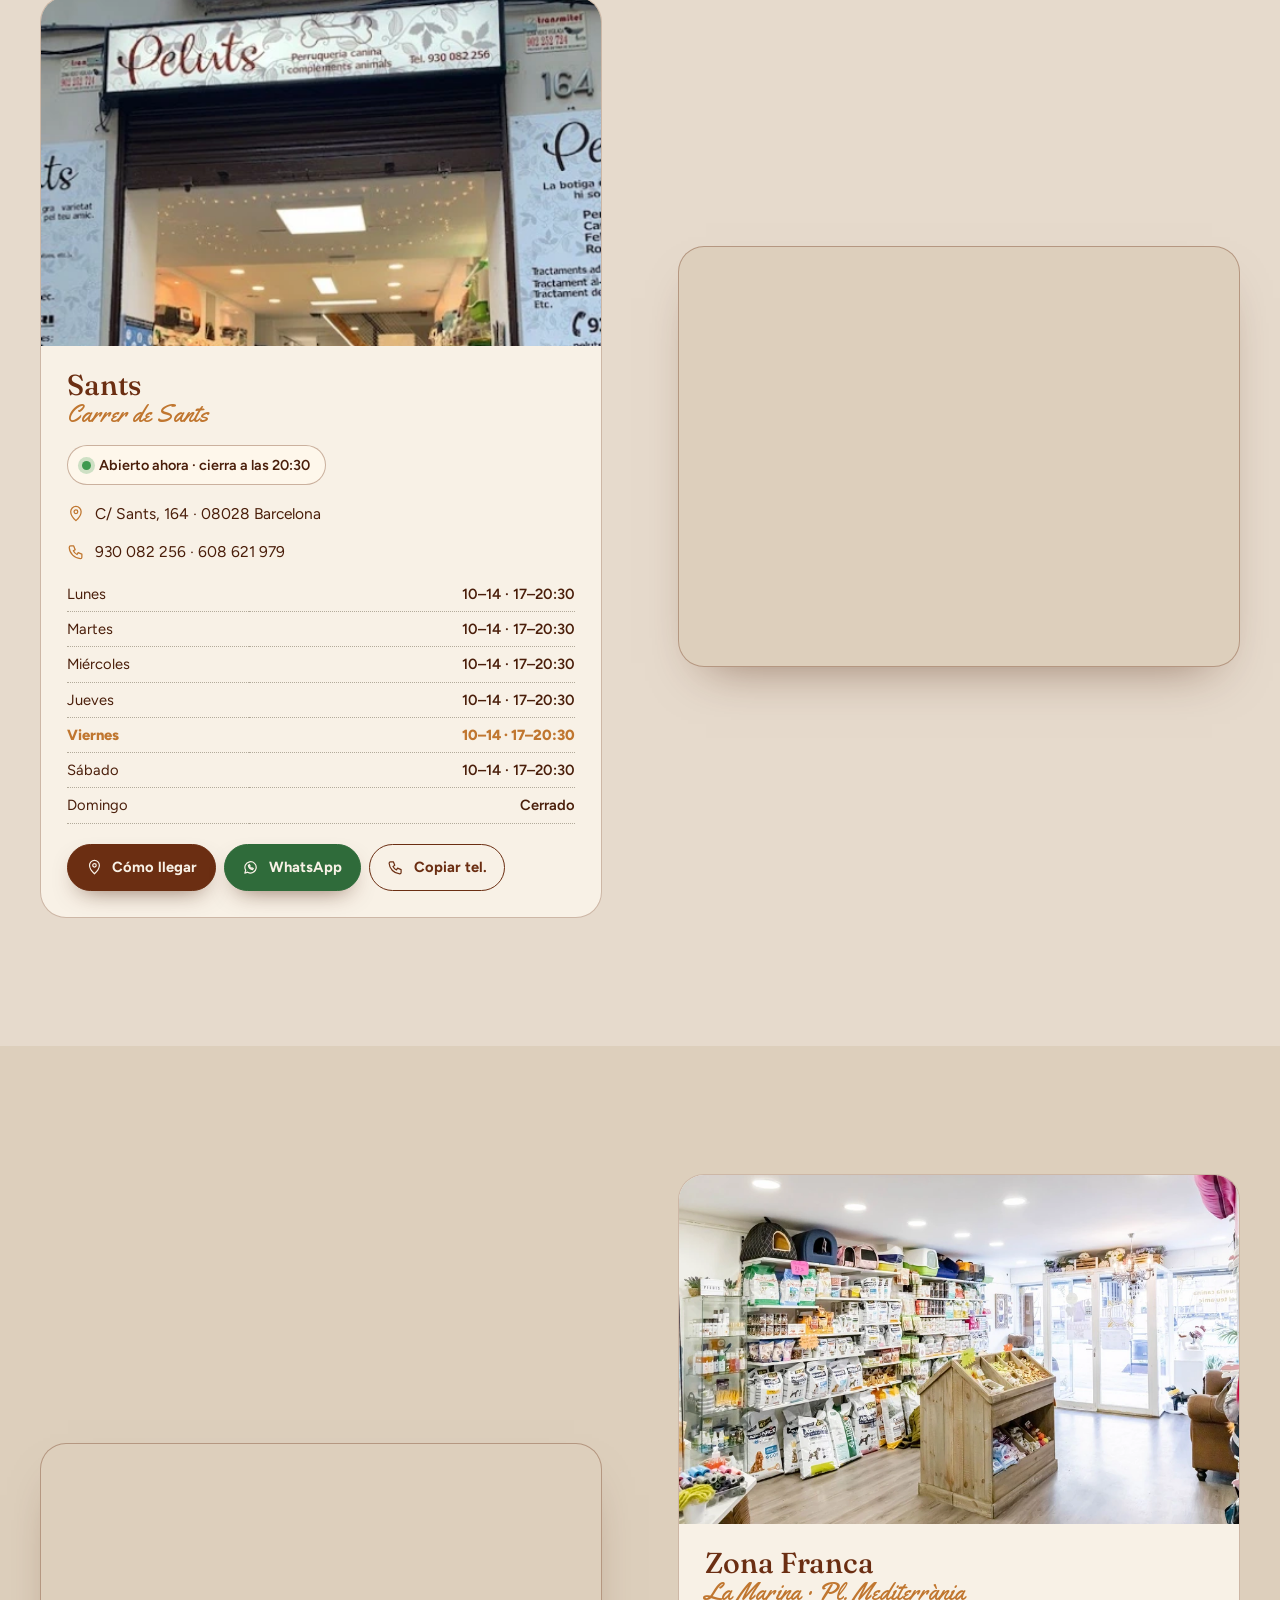
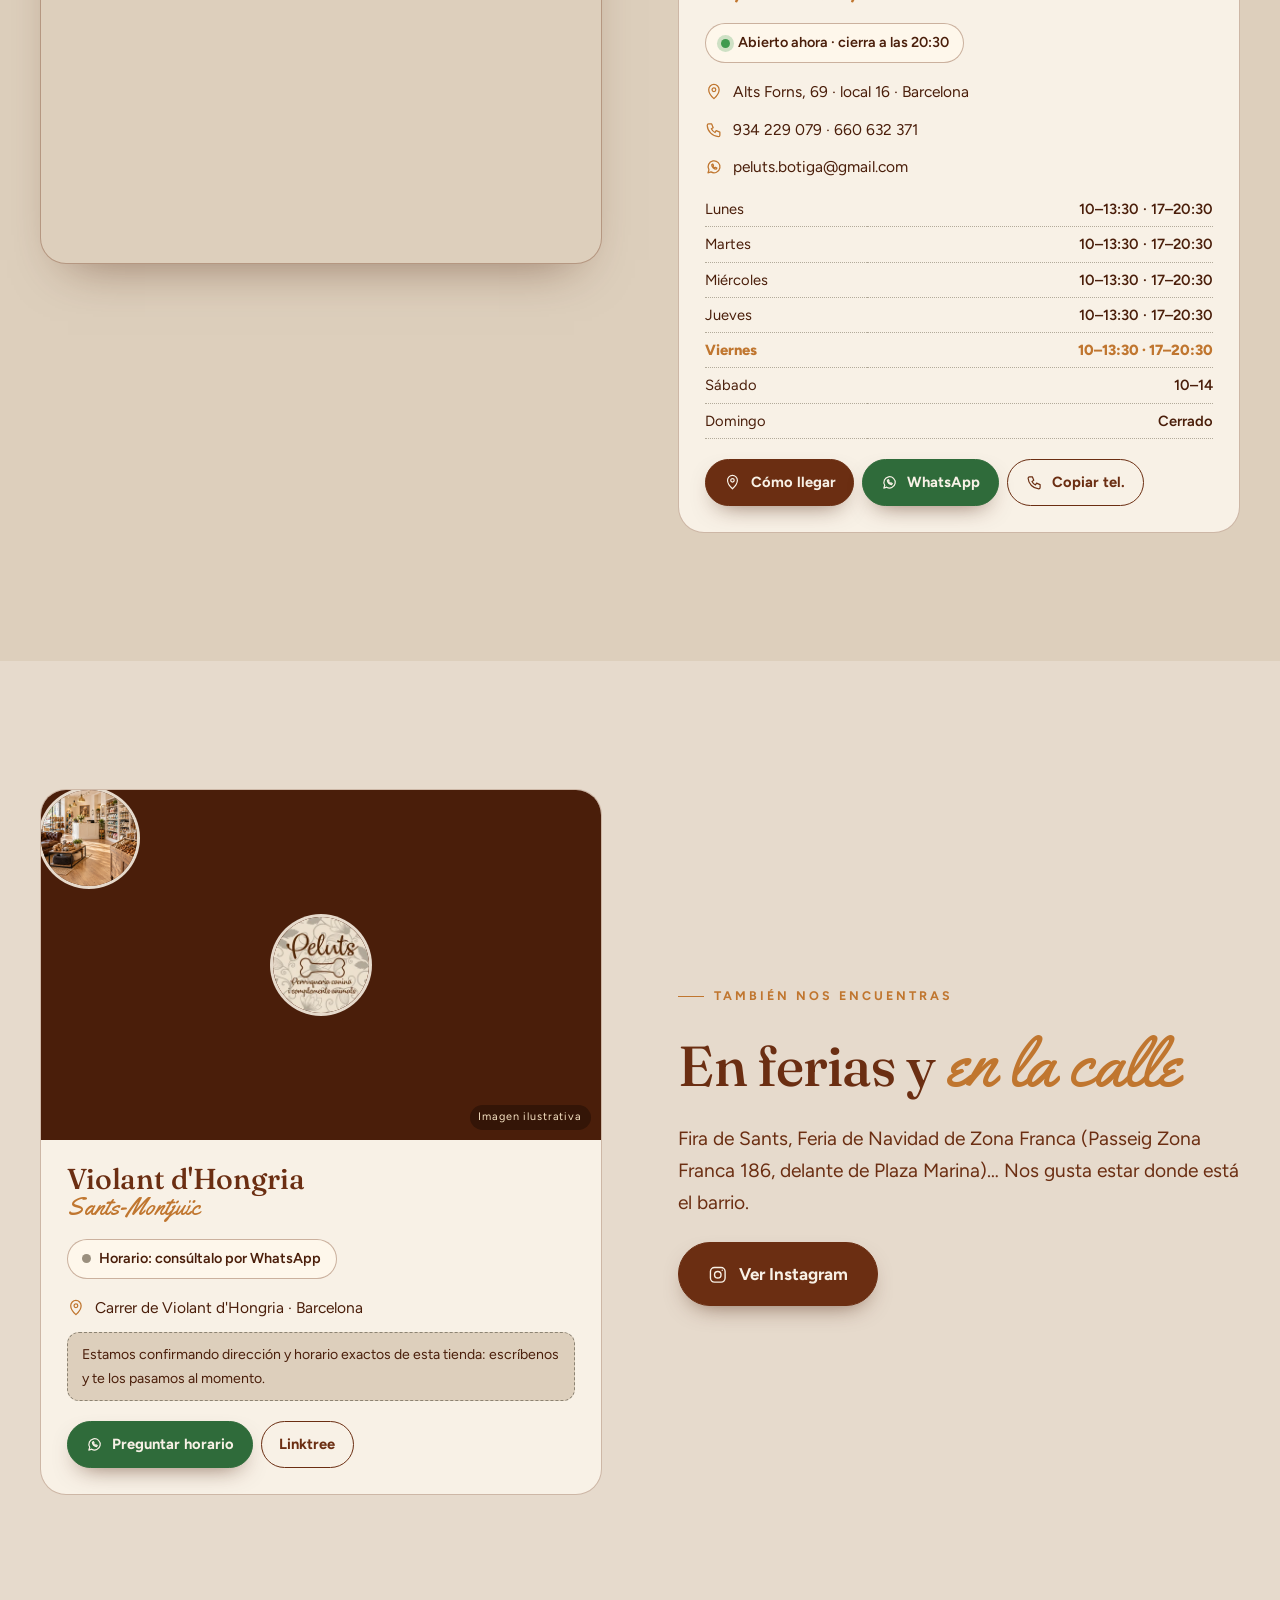
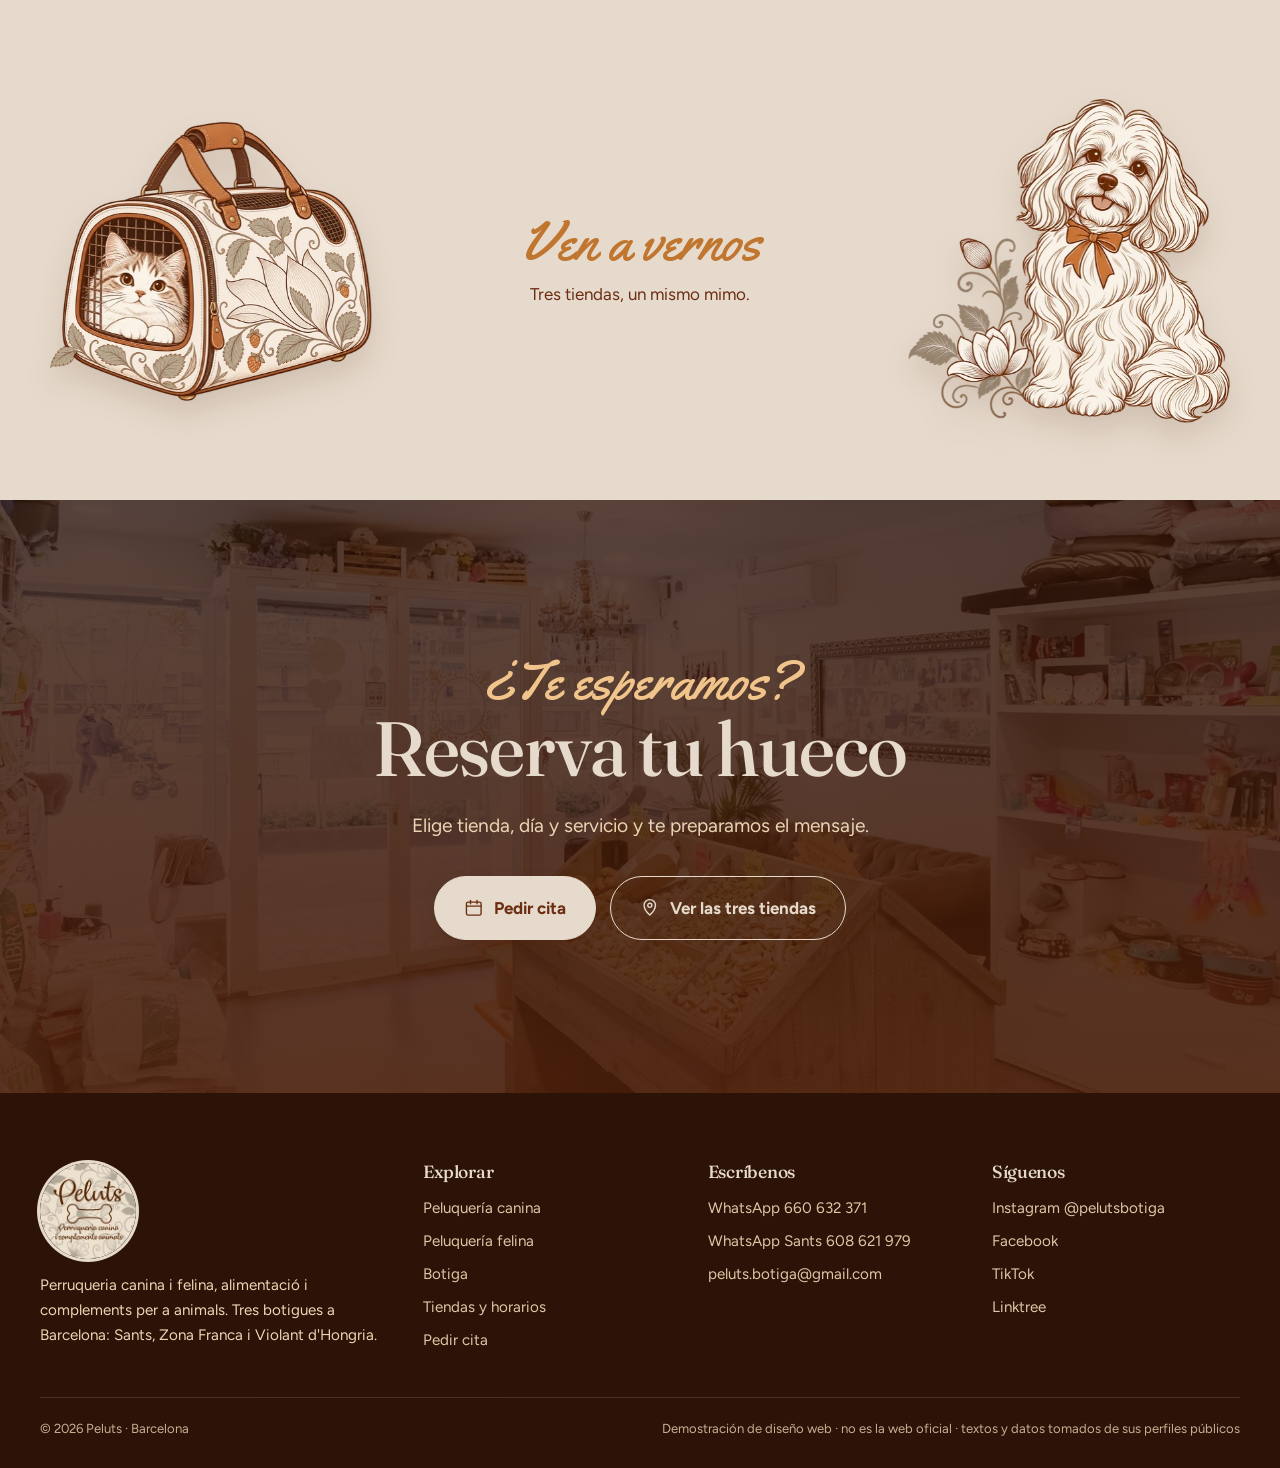
<file: tiendas.html>
<!doctype html>
<html lang="es">
<head>
<meta charset="utf-8">
<meta name="viewport" content="width=device-width, initial-scale=1, viewport-fit=cover">
<title>Tiendas y horarios · Peluts Barcelona</title>
<meta name="description" content="Peluts en Sants, Zona Franca y Violant d'Hongria: direcciones, teléfonos y horarios.">
<meta name="robots" content="noindex, nofollow">
<meta name="theme-color" content="#6B2E12">
<link rel="icon" href="favicon.ico" sizes="any"><link rel="icon" type="image/png" href="assets/img/favicon-48.png">
<link rel="apple-touch-icon" href="assets/img/apple-touch-icon.png">
<meta property="og:type" content="website"><meta property="og:locale" content="es_ES"><meta property="og:site_name" content="Peluts"><meta property="og:title" content="Tiendas y horarios · Peluts Barcelona"><meta property="og:description" content="Peluts en Sants, Zona Franca y Violant d'Hongria: direcciones, teléfonos y horarios."><meta property="og:image" content="https://sefiro888.github.io/peluts/assets/img/og-logo.jpg?v=2"><meta property="og:image:width" content="1200"><meta property="og:image:height" content="630"><meta property="og:image:alt" content="Logotipo de Peluts: perruqueria canina i complements animals"><meta property="og:url" content="https://sefiro888.github.io/peluts/tiendas.html"><meta name="twitter:card" content="summary_large_image">
<link rel="preconnect" href="https://fonts.googleapis.com"><link rel="preconnect" href="https://fonts.gstatic.com" crossorigin>
<link href="https://fonts.googleapis.com/css2?family=Figtree:wght@400;500;600;700;800&family=Fraunces:ital,opsz,wght@0,9..144,500;0,9..144,600;0,9..144,700;1,9..144,500&family=Yellowtail&display=swap" rel="stylesheet">
<link rel="stylesheet" href="assets/css/site.css">
<script>document.documentElement.classList.add('js');document.documentElement.setAttribute('data-fondo','limpio')</script>
<script type="application/ld+json">{"@context":"https://schema.org","@type":"PetStore","name":"Peluts","description":"Perruqueria canina i felina, alimentació i complements per a animals","url":"https://www.instagram.com/pelutsbotiga/","sameAs":["https://www.instagram.com/pelutsbotiga/","https://www.facebook.com/pelutsbotiga","https://www.tiktok.com/@animals.peluts"],"email":"peluts.botiga@gmail.com","address":[{"@type":"PostalAddress","streetAddress":"Carrer de Sants, 164","postalCode":"08028","addressLocality":"Barcelona","addressCountry":"ES"},{"@type":"PostalAddress","streetAddress":"Alts Forns, 69, local 16","addressLocality":"Barcelona","addressCountry":"ES"}]}</script>
</head>
<body>
<svg width="0" height="0" style="position:absolute" aria-hidden="true"><defs>
<symbol id="i-scissors" viewBox="0 0 24 24"><circle cx="6" cy="6" r="3"/><circle cx="6" cy="18" r="3"/><path d="M20 4 8.1 15.9M14.5 14.5 20 20M8.1 8.1 12 12"/></symbol>
<symbol id="i-paw" viewBox="0 0 24 24"><ellipse class="f" cx="12" cy="16" rx="5.5" ry="4.5" fill="currentColor" stroke="none"/><ellipse cx="5" cy="10" rx="2.2" ry="3" fill="currentColor" stroke="none"/><ellipse cx="9.5" cy="5.5" rx="2.2" ry="3" fill="currentColor" stroke="none"/><ellipse cx="14.5" cy="5.5" rx="2.2" ry="3" fill="currentColor" stroke="none"/><ellipse cx="19" cy="10" rx="2.2" ry="3" fill="currentColor" stroke="none"/></symbol>
<symbol id="i-bone" viewBox="0 0 24 24"><path d="M7 3.500a2.500 2.500 0 0 0-2 4 2.500 2.500 0 0 0-2.200 2.500A2.500 2.500 0 0 0 5.500 12.500L12 19l1 1a2.500 2.500 0 0 0 4 2 2.500 2.500 0 0 0 3.800-3 2.500 2.500 0 0 0 1-3.800 2.500 2.500 0 0 0-3.300-.2L10.500 6a2.500 2.500 0 0 0-3.500-2.500z" transform="translate(-1 -3) scale(.95)"/></symbol>
<symbol id="i-drop" viewBox="0 0 24 24"><path d="M12 3s6 6.500 6 11a6 6 0 0 1-12 0c0-4.500 6-11 6-11z"/><path d="M9 15a3 3 0 0 0 3 3"/></symbol>
<symbol id="i-cat" viewBox="0 0 24 24"><path d="M5 3.500 8.500 7h7L19 3.500V13a7 7 0 0 1-14 0z"/><path d="M9.500 12h.01M14.500 12h.01M11 15.500l1 .8 1-.8M3 14l3 .5M21 14l-3 .5"/></symbol>
<symbol id="i-dog" viewBox="0 0 24 24"><path d="M7 5h10v8a5 5 0 0 1-10 0z"/><path d="M7 6 4.500 5C2.500 7 2.500 11 4.500 13L7 12M17 6l2.500-1c2 2 2 6 0 8L17 12"/><path d="M10 10h.01M14 10h.01M11 14h2"/></symbol>
<symbol id="i-pin" viewBox="0 0 24 24"><path d="M12 21s7-6.200 7-12a7 7 0 0 0-14 0c0 5.800 7 12 7 12z"/><circle cx="12" cy="9" r="2.500"/></symbol>
<symbol id="i-phone" viewBox="0 0 24 24"><path d="M5 4h4l2 5-2.500 1.500a11 11 0 0 0 5 5L15 13l5 2v4a2 2 0 0 1-2 2A16 16 0 0 1 3 6a2 2 0 0 1 2-2z"/></symbol>
<symbol id="i-wa" viewBox="0 0 24 24"><path d="M4 20l1.300-4A8 8 0 1 1 8 18.700z"/><path d="M9 9c0 3 3 6 6 6l1-1.500-2-1-1 .8c-1-.5-1.800-1.300-2.300-2.300l.8-1-1-2z"/></symbol>
<symbol id="i-ig" viewBox="0 0 24 24"><rect x="3" y="3" width="18" height="18" rx="5"/><circle cx="12" cy="12" r="4"/><path d="M17.500 6.500h.01"/></symbol>
<symbol id="i-clock" viewBox="0 0 24 24"><circle cx="12" cy="12" r="9"/><path d="M12 7v5l3 2"/></symbol>
<symbol id="i-gift" viewBox="0 0 24 24"><rect x="3" y="9" width="18" height="12" rx="2"/><path d="M12 9v12M3 13h18M12 9C9 9 7 7 8.500 5.500S12 6 12 9c0-3 2.500-4.500 3.500-3.500S15 9 12 9z"/></symbol>
<symbol id="i-heart" viewBox="0 0 24 24"><path d="M12 20s-8-5-8-11a4.500 4.500 0 0 1 8-2.500A4.500 4.500 0 0 1 20 9c0 6-8 11-8 11z"/></symbol>
<symbol id="i-tag" viewBox="0 0 24 24"><path d="M3 12V4h8l10 10-8 8z"/><circle cx="7.500" cy="8.500" r="1.500"/></symbol>
<symbol id="i-cup" viewBox="0 0 24 24"><path d="M5 8h14l-1.500 12h-11z"/><path d="M4 8h16M8 4h8M9 13h6"/></symbol>
<symbol id="i-arrow" viewBox="0 0 24 24"><path d="M5 12h14M13 6l6 6-6 6"/></symbol>
<symbol id="i-store" viewBox="0 0 24 24"><path d="M4 9l1-5h14l1 5M4 9v11h16V9M4 9a3 3 0 0 0 5.300 2 3 3 0 0 0 5.400 0A3 3 0 0 0 20 9"/></symbol>
<symbol id="i-cal" viewBox="0 0 24 24"><rect x="3" y="5" width="18" height="16" rx="2"/><path d="M3 10h18M8 3v4M16 3v4"/></symbol>
<symbol id="i-star" viewBox="0 0 24 24"><path d="m12 3 2.700 5.600 6.100.8-4.500 4.200 1.100 6.100L12 16.800 6.600 19.700l1.100-6.100L3.200 9.400l6.100-.8z"/></symbol>
<symbol id="i-menu" viewBox="0 0 24 24"><path d="M4 7h16M4 12h16M4 17h16"/></symbol>
<symbol id="i-sparkle" viewBox="0 0 24 24"><path d="M12 3v5M12 16v5M3 12h5M16 12h5M6 6l3 3M15 15l3 3M18 6l-3 3M9 15l-3 3"/></symbol>
<symbol id="i-bag" viewBox="0 0 24 24"><path d="M5 8h14l1 13H4z"/><path d="M9 8V6a3 3 0 0 1 6 0v2"/></symbol>
<symbol id="i-fish" viewBox="0 0 24 24"><path d="M3 12c3-5 9-6 13-3l5-3v12l-5-3c-4 3-10 2-13-3z"/><path d="M8 11h.01"/></symbol>
<symbol id="i-ghost" viewBox="0 0 24 24"><path d="M5 21V10a7 7 0 0 1 14 0v11l-3-2-2 2-2-2-2 2-2-2z"/><path d="M9.500 10h.01M14.500 10h.01"/></symbol>
<symbol id="i-tree" viewBox="0 0 24 24"><path d="M12 3 6 11h3l-4 6h14l-4-6h3z"/><path d="M12 17v4"/></symbol>
<symbol id="i-pause" viewBox="0 0 24 24"><path d="M8 5v14M16 5v14"/></symbol>
<symbol id="i-play" viewBox="0 0 24 24"><path d="M7 4l12 8-12 8z"/></symbol>
<symbol id="i-chev" viewBox="0 0 24 24"><path d="m6 9 6 6 6-6"/></symbol>
<symbol id="i-check" viewBox="0 0 24 24"><path d="m5 12 5 5 9-10"/></symbol>
<symbol id="i-sun" viewBox="0 0 24 24"><circle cx="12" cy="12" r="4"/><path d="M12 3v2M12 19v2M3 12h2M19 12h2M5.600 5.600 7 7M17 17l1.400 1.400M18.400 5.600 17 7M7 17l-1.400 1.400"/></symbol>
<symbol id="i-comb" viewBox="0 0 24 24"><path d="M4 8h16v4H4zM6 12v6M9 12v6M12 12v6M15 12v6M18 12v6"/></symbol>
<symbol id="i-shield" viewBox="0 0 24 24"><path d="M12 3 5 6v6c0 4.500 3 7.500 7 9 4-1.500 7-4.500 7-9V6z"/><path d="m9 12 2 2 4-4"/></symbol>
</defs></svg>
<a class="skip" href="#contenido">Saltar al contenido</a>

<div class="topbar">
<div class="ann" role="region" aria-label="Avisos importantes"><div class="ann-viewport"><div class="ann-track"><a class="ann-it" href="cita.html"><svg class="ico " aria-hidden="true"><use href="#i-wa"/></svg><span><b>Pide cita por WhatsApp</b> 660 632 371</span></a><i class="ann-sep" aria-hidden="true">✦</i><a class="ann-it" href="tienda.html"><svg class="ico " aria-hidden="true"><use href="#i-star"/></svg><span><b>NOVEDAD</b> Yogures @vetilicius para perros, ya en tienda</span></a><i class="ann-sep" aria-hidden="true">✦</i><a class="ann-it" href="peluqueria.html"><svg class="ico " aria-hidden="true"><use href="#i-scissors"/></svg><span><b>Peluquería canina y felina</b> con cita previa · también gatos sphynx</span></a><i class="ann-sep" aria-hidden="true">✦</i><a class="ann-it" href="tiendas.html#sants"><svg class="ico " aria-hidden="true"><use href="#i-gift"/></svg><span><b>Tarjeta regalo</b> admitida en la tienda de Sants (Carrer de Sants)</span></a><i class="ann-sep" aria-hidden="true">✦</i><a class="ann-it" href="tiendas.html#sants"><svg class="ico " aria-hidden="true"><use href="#i-clock"/></svg><span><b>Sants</b> <span data-live="sants">consultando horario…</span></span></a><i class="ann-sep" aria-hidden="true">✦</i><a class="ann-it" href="tiendas.html#zonafranca"><svg class="ico " aria-hidden="true"><use href="#i-clock"/></svg><span><b>Zona Franca</b> <span data-live="zf">consultando horario…</span></span></a><i class="ann-sep" aria-hidden="true">✦</i><a class="ann-it" href="https://www.instagram.com/pelutsbotiga/" target="_blank" rel="noopener"><svg class="ico " aria-hidden="true"><use href="#i-ig"/></svg><span><b>Instagram @pelutsbotiga</b> ferias, campañas y novedades</span></a><i class="ann-sep" aria-hidden="true">✦</i><a class="ann-it" href="https://www.instagram.com/pelutsbotiga/" target="_blank" rel="noopener"><svg class="ico " aria-hidden="true"><use href="#i-tree"/></svg><span><b>Horarios de fiestas</b> los avisamos siempre en Instagram</span></a><i class="ann-sep" aria-hidden="true">✦</i><span class="ann-dup" aria-hidden="true"><a class="ann-it" href="cita.html"><svg class="ico " aria-hidden="true"><use href="#i-wa"/></svg><span><b>Pide cita por WhatsApp</b> 660 632 371</span></a><i class="ann-sep" aria-hidden="true">✦</i><a class="ann-it" href="tienda.html"><svg class="ico " aria-hidden="true"><use href="#i-star"/></svg><span><b>NOVEDAD</b> Yogures @vetilicius para perros, ya en tienda</span></a><i class="ann-sep" aria-hidden="true">✦</i><a class="ann-it" href="peluqueria.html"><svg class="ico " aria-hidden="true"><use href="#i-scissors"/></svg><span><b>Peluquería canina y felina</b> con cita previa · también gatos sphynx</span></a><i class="ann-sep" aria-hidden="true">✦</i><a class="ann-it" href="tiendas.html#sants"><svg class="ico " aria-hidden="true"><use href="#i-gift"/></svg><span><b>Tarjeta regalo</b> admitida en la tienda de Sants (Carrer de Sants)</span></a><i class="ann-sep" aria-hidden="true">✦</i><a class="ann-it" href="tiendas.html#sants"><svg class="ico " aria-hidden="true"><use href="#i-clock"/></svg><span><b>Sants</b> <span data-live="sants">consultando horario…</span></span></a><i class="ann-sep" aria-hidden="true">✦</i><a class="ann-it" href="tiendas.html#zonafranca"><svg class="ico " aria-hidden="true"><use href="#i-clock"/></svg><span><b>Zona Franca</b> <span data-live="zf">consultando horario…</span></span></a><i class="ann-sep" aria-hidden="true">✦</i><a class="ann-it" href="https://www.instagram.com/pelutsbotiga/" target="_blank" rel="noopener"><svg class="ico " aria-hidden="true"><use href="#i-ig"/></svg><span><b>Instagram @pelutsbotiga</b> ferias, campañas y novedades</span></a><i class="ann-sep" aria-hidden="true">✦</i><a class="ann-it" href="https://www.instagram.com/pelutsbotiga/" target="_blank" rel="noopener"><svg class="ico " aria-hidden="true"><use href="#i-tree"/></svg><span><b>Horarios de fiestas</b> los avisamos siempre en Instagram</span></a><i class="ann-sep" aria-hidden="true">✦</i></span></div></div><button class="ann-pause" type="button" aria-label="Pausar avisos" aria-pressed="false"><svg class="ico " aria-hidden="true"><use href="#i-pause"/></svg></button></div>
<header class="site-header">
<div class="progress" aria-hidden="true"><span></span><i><svg class="ico " aria-hidden="true"><use href="#i-bone"/></svg></i></div>
<div class="wrap header-in">
 <a class="brand" href="index.html" aria-label="Peluts, inicio"><img src="assets/img/logo-96.webp" width="54" height="54" alt=""><span><b>Peluts</b><small>Perruqueria canina</small></span></a>
 <button class="burger" aria-label="Abrir menú" aria-expanded="false" aria-controls="nav"><svg class="ico " aria-hidden="true"><use href="#i-menu"/></svg></button>
 <nav class="nav" id="nav" aria-label="Principal"><a href="index.html">Inicio</a><div class="has-sub"><a href="peluqueria.html">Peluquería</a><button class="sub-toggle" type="button" aria-expanded="false" aria-label="Ver Perros y Gatos"><svg class="ico " aria-hidden="true"><use href="#i-chev"/></svg></button><div class="sub"><a href="perros.html"><svg class="ico " aria-hidden="true"><use href="#i-dog"/></svg> Perros</a><a href="gatos.html"><svg class="ico " aria-hidden="true"><use href="#i-cat"/></svg> Gatos</a></div></div><a href="tienda.html">Botiga</a><a href="tiendas.html" aria-current="page">Tiendas y horarios</a><a class="btn sm" href="cita.html"><svg class="ico " aria-hidden="true"><use href="#i-cal"/></svg> Pedir cita</a></nav>
</div></header></div>
<main id="contenido">
<section class="hf"><div class="hf-bg"><img src="assets/img/fotos/3381-2400.webp" srcset="assets/img/fotos/3381-480.webp 480w, assets/img/fotos/3381-900.webp 900w, assets/img/fotos/3381-1600.webp 1600w, assets/img/fotos/3381-2400.webp 2000w" sizes="100vw" width="2000" height="1333" alt="Interior de la tienda Peluts" style="object-position:center" fetchpriority="high" decoding="async"></div><div class="hf-shade"></div>
<div class="wrap hf-in"><span class="kicker l rv">Tiendas y horarios</span><h1 class="rv d1">Tres botigas, <em class="s">una familia</em></h1><p class="lead rv d2">Sants, Zona Franca y Violant d'Hongria. Elige la que te quede más cerca; el trato es el mismo.</p></div></section>
<section>
<div class="wrap">
 <div class="sec-head"><span class="kicker l rv">Qué encontrarás</span><h2 class="rv d1">En cada tienda, <em class="s">lo mismo de bueno</em></h2><p class="lead rv d2">Las tres comparten manera de trabajar: peluquería canina y felina por cita previa y botiga con asesoramiento.</p></div>
 <div class="cols3">
  <div class="box rv"><svg class="ico " aria-hidden="true"><use href="#i-store"/></svg><h3>Sants</h3><p>La tienda de Carrer de Sants, en pleno comercio de barrio. Admite la tarjeta regalo de Carrer de Sants.</p></div>
  <div class="box rv d1"><svg class="ico " aria-hidden="true"><use href="#i-store"/></svg><h3>Zona Franca</h3><p>Local luminoso junto a la Plaça Mediterrània, con zona de espera, escaparate y pasillos de producto.</p></div>
  <div class="box rv d2"><svg class="ico " aria-hidden="true"><use href="#i-store"/></svg><h3>Violant d'Hongria</h3><p>Nuestra tercera tienda. Escríbenos y te pasamos dirección exacta, horario y servicios disponibles.</p></div>
 </div>
</div>
</section>

<section id="sants" style="padding-top:0">
<div class="wrap split">
 <div class="tag-card rv"><div class="pic "><img src="assets/img/fotos/cs841.webp" width="489" height="555" alt="Fachada de la tienda de Sants" style="object-position:center top" loading="lazy" decoding="async"></div><div class="in"><h3>Sants</h3><p class="barrio">Carrer de Sants</p><span class="chip status" data-status="sants"><span class="dot"></span><span><span class="t">Comprobando horario…</span></span></span><div class="row"><svg class="ico " aria-hidden="true"><use href="#i-pin"/></svg><span>C/ Sants, 164 · 08028 Barcelona</span></div><div class="row"><svg class="ico " aria-hidden="true"><use href="#i-phone"/></svg><span>930 082 256 · 608 621 979</span></div><table class="hours"><tr data-d="1"><td>Lunes</td><td>10–14 · 17–20:30</td></tr><tr data-d="2"><td>Martes</td><td>10–14 · 17–20:30</td></tr><tr data-d="3"><td>Miércoles</td><td>10–14 · 17–20:30</td></tr><tr data-d="4"><td>Jueves</td><td>10–14 · 17–20:30</td></tr><tr data-d="5"><td>Viernes</td><td>10–14 · 17–20:30</td></tr><tr data-d="6"><td>Sábado</td><td>10–14 · 17–20:30</td></tr><tr data-d="0"><td>Domingo</td><td>Cerrado</td></tr></table><div class="acts"><a class="btn sm" target="_blank" rel="noopener" href="https://www.google.com/maps/search/?api=1&query=Carrer+de+Sants+164+Barcelona"><svg class="ico " aria-hidden="true"><use href="#i-pin"/></svg> Cómo llegar</a><a class="btn sm wa" target="_blank" rel="noopener" href="https://wa.me/34608621979"><svg class="ico " aria-hidden="true"><use href="#i-wa"/></svg> WhatsApp</a><button class="btn sm ghost" data-copy="930082256"><svg class="ico " aria-hidden="true"><use href="#i-phone"/></svg> Copiar tel.</button></div></div></div>
 <div class="rv d1"><div class="map"><iframe title="Mapa" loading="lazy" referrerpolicy="no-referrer-when-downgrade" src="https://www.google.com/maps?q=Carrer+de+Sants+164+Barcelona&output=embed"></iframe></div></div>
</div>
</section>

<section id="zonafranca" class="bg-papel">
<div class="wrap split">
 <div class="rv"><div class="map"><iframe title="Mapa" loading="lazy" referrerpolicy="no-referrer-when-downgrade" src="https://www.google.com/maps?q=Carrer+dels+Alts+Forns+69+Barcelona&output=embed"></iframe></div></div>
 <div class="tag-card rv"><div class="pic "><img src="assets/img/fotos/3380-2400.webp" srcset="assets/img/fotos/3380-480.webp 480w, assets/img/fotos/3380-900.webp 900w, assets/img/fotos/3380-1600.webp 1600w, assets/img/fotos/3380-2400.webp 2000w" sizes="(max-width:900px) 100vw, 50vw" width="2000" height="1333" alt="Interior de la tienda de Zona Franca" style="object-position:center" loading="lazy" decoding="async"></div><div class="in"><h3>Zona Franca</h3><p class="barrio">La Marina · Pl. Mediterrània</p><span class="chip status" data-status="zf"><span class="dot"></span><span><span class="t">Comprobando horario…</span></span></span><div class="row"><svg class="ico " aria-hidden="true"><use href="#i-pin"/></svg><span>Alts Forns, 69 · local 16 · Barcelona</span></div><div class="row"><svg class="ico " aria-hidden="true"><use href="#i-phone"/></svg><span>934 229 079 · 660 632 371</span></div><div class="row"><svg class="ico " aria-hidden="true"><use href="#i-wa"/></svg><span>peluts.botiga@gmail.com</span></div><table class="hours"><tr data-d="1"><td>Lunes</td><td>10–13:30 · 17–20:30</td></tr><tr data-d="2"><td>Martes</td><td>10–13:30 · 17–20:30</td></tr><tr data-d="3"><td>Miércoles</td><td>10–13:30 · 17–20:30</td></tr><tr data-d="4"><td>Jueves</td><td>10–13:30 · 17–20:30</td></tr><tr data-d="5"><td>Viernes</td><td>10–13:30 · 17–20:30</td></tr><tr data-d="6"><td>Sábado</td><td>10–14</td></tr><tr data-d="0"><td>Domingo</td><td>Cerrado</td></tr></table><div class="acts"><a class="btn sm" target="_blank" rel="noopener" href="https://www.google.com/maps/search/?api=1&query=Carrer+dels+Alts+Forns+69+Barcelona"><svg class="ico " aria-hidden="true"><use href="#i-pin"/></svg> Cómo llegar</a><a class="btn sm wa" target="_blank" rel="noopener" href="https://wa.me/34660632371"><svg class="ico " aria-hidden="true"><use href="#i-wa"/></svg> WhatsApp</a><button class="btn sm ghost" data-copy="934229079"><svg class="ico " aria-hidden="true"><use href="#i-phone"/></svg> Copiar tel.</button></div></div></div>
</div>
</section>

<section id="violant">
<div class="wrap split">
 <div class="tag-card rv"><div class="pic ornate"><img src="assets/img/logo-200.webp" alt="Logotipo Peluts" width="200" height="200"><img class="over" src="assets/img/ia/tienda-violant.webp" alt="Tienda Peluts de Violant d Hongria" style="object-position:center" loading="lazy" decoding="async" onerror="this.remove()"><span class="ilus">Imagen ilustrativa</span></div><div class="in"><h3>Violant d'Hongria</h3><p class="barrio">Sants-Montjuïc</p><span class="chip status" data-status="vh"><span class="dot"></span><span><span class="t">Comprobando horario…</span></span></span><div class="row"><svg class="ico " aria-hidden="true"><use href="#i-pin"/></svg><span>Carrer de Violant d'Hongria · Barcelona</span></div><p class="pending">Estamos confirmando dirección y horario exactos de esta tienda: escríbenos y te los pasamos al momento.</p><div class="acts"><a class="btn sm wa" target="_blank" rel="noopener" href="https://wa.me/34660632371?text=Hola%20Peluts%2C%20%C2%BFcu%C3%A1l%20es%20el%20horario%20de%20la%20tienda%20de%20Violant%20d'Hongria%3F"><svg class="ico " aria-hidden="true"><use href="#i-wa"/></svg> Preguntar horario</a><a class="btn sm ghost" href="https://linktr.ee/peluts.botiga" target="_blank" rel="noopener">Linktree</a></div></div></div>
 <div class="rv d1"><span class="kicker l">También nos encuentras</span><h2 style="margin:.4em 0 .45em">En ferias y <em class="s">en la calle</em></h2><p class="lead">Fira de Sants, Feria de Navidad de Zona Franca (Passeig Zona Franca 186, delante de Plaza Marina)… Nos gusta estar donde está el barrio.</p>
 <p style="margin-top:24px"><a class="btn" href="https://www.instagram.com/pelutsbotiga/" target="_blank" rel="noopener"><svg class="ico " aria-hidden="true"><use href="#i-ig"/></svg> Ver Instagram</a></p></div>
</div>
</section>
<section class="inter"><div class="inter-in"><div class="a rv"><img class="deco " src="assets/img/deco/transportin.webp" srcset="assets/img/deco/transportin-s.webp 480w, assets/img/deco/transportin.webp 900w" sizes="(max-width:760px) 45vw, 340px" width="900" height="782" alt="" aria-hidden="true" loading="lazy" decoding="async"></div><div class="t rv d1"><span class="script">Ven a vernos</span><p>Tres tiendas, un mismo mimo.</p></div><div class="b rv d2"><img class="deco d2" src="assets/img/deco/perro.webp" srcset="assets/img/deco/perro-s.webp 480w, assets/img/deco/perro.webp 900w" sizes="(max-width:760px) 45vw, 340px" width="900" height="907" alt="" aria-hidden="true" loading="lazy" decoding="async"></div></div></section><section class="cta"><div class="bgimg"><img src="assets/img/fotos/3379-2400.webp" srcset="assets/img/fotos/3379-480.webp 480w, assets/img/fotos/3379-900.webp 900w, assets/img/fotos/3379-1600.webp 1600w, assets/img/fotos/3379-2400.webp 2000w" sizes="100vw" width="2000" height="1333" alt="" style="object-position:center" loading="lazy" decoding="async"></div><div class="wrap rv">
<span class="script">¿Te esperamos?</span><h2>Reserva tu hueco</h2><p class="lead">Elige tienda, día y servicio y te preparamos el mensaje.</p>
<div class="cta-btns"><a class="btn light" href="cita.html"><svg class="ico " aria-hidden="true"><use href="#i-cal"/></svg> Pedir cita</a><a class="btn ghost light" href="tiendas.html"><svg class="ico " aria-hidden="true"><use href="#i-pin"/></svg> Ver las tres tiendas</a></div></div></section>

</main>
<footer>
<div class="wrap">
<div class="foot-grid">
 <div class="foot-brand"><img src="assets/img/logo-200.webp" width="90" height="90" alt="Logotipo de Peluts"><p>Perruqueria canina i felina, alimentació i complements per a animals. Tres botigues a Barcelona: Sants, Zona Franca i Violant d'Hongria.</p></div>
 <div><h4>Explorar</h4><ul><li><a href="perros.html">Peluquería canina</a></li><li><a href="gatos.html">Peluquería felina</a></li><li><a href="tienda.html">Botiga</a></li><li><a href="tiendas.html">Tiendas y horarios</a></li><li><a href="cita.html">Pedir cita</a></li></ul></div>
 <div><h4>Escríbenos</h4><ul><li><a href="https://wa.me/34660632371" target="_blank" rel="noopener">WhatsApp 660 632 371</a></li><li><a href="https://wa.me/34608621979" target="_blank" rel="noopener">WhatsApp Sants 608 621 979</a></li><li><a href="mailto:peluts.botiga@gmail.com">peluts.botiga@gmail.com</a></li></ul></div>
 <div><h4>Síguenos</h4><ul><li><a href="https://www.instagram.com/pelutsbotiga/" target="_blank" rel="noopener">Instagram @pelutsbotiga</a></li><li><a href="https://www.facebook.com/pelutsbotiga" target="_blank" rel="noopener">Facebook</a></li><li><a href="https://www.tiktok.com/@animals.peluts" target="_blank" rel="noopener">TikTok</a></li><li><a href="https://linktr.ee/peluts.botiga" target="_blank" rel="noopener">Linktree</a></li></ul></div>
</div>
<div class="legal"><span>© <span id="year">2026</span> Peluts · Barcelona</span><span>Demostración de diseño web · no es la web oficial · textos y datos tomados de sus perfiles públicos</span></div>
</div></footer>
<div class="wa-chat"><div class="wa-bubble" role="status" aria-live="polite" hidden><button class="wa-x" type="button" aria-label="Cerrar mensaje">×</button><a class="wa-msg" href="https://wa.me/34660632371" target="_blank" rel="noopener"><img src="assets/img/logo-96.webp" width="40" height="40" alt=""><span class="wa-body"><b>Peluts</b><span class="wa-typing" aria-hidden="true"><i></i><i></i><i></i></span><span class="wa-txt"></span><small>ahora · WhatsApp</small></span></a></div><a class="fab" id="wa-fab" href="https://wa.me/34660632371?text=%C2%A1Hola%20Peluts!" target="_blank" rel="noopener" aria-label="Escribir por WhatsApp"><svg class="ico " aria-hidden="true"><use href="#i-wa"/></svg></a></div>
<script src="assets/js/site.js" defer></script>
</body>
</html>
</file>
<file: assets/css/site.css>
/* PELUTS · perruqueria canina i complements animals
   Paleta y ornamento sacados del logotipo: crema, chocolate, taupe, loto + hojas dentadas + espirales */
:root{--img-crema:none;--img-papel:none;--img-choco:none;--img-noche:none;--tile:1300px;
  --crema:#E6DACC;--crema-2:#F8F1E6;--papel:#DDCFBC;--papel-2:#D3C2AB;
  --choco:#6B2E12;--choco-2:#4A1E0A;--noche:#2C1207;
  --taupe:#B3AB9B;--taupe-2:#8C8372;--oro:#B58A5B;--caramelo:#C0762F;
  --r:26px;--line:1.5px solid var(--choco);
  --sombra:0 24px 50px -28px rgba(74,30,10,.55);
  --f-script:'Yellowtail','Brush Script MT',cursive;
  --f-head:'Fraunces',Georgia,serif;
  --f-body:'Figtree',system-ui,sans-serif;
}
*{box-sizing:border-box;margin:0;padding:0}
html{scroll-behavior:smooth;-webkit-text-size-adjust:100%}
body{font-family:var(--f-body);color:var(--choco-2);background:var(--crema) var(--img-crema) 0 0/var(--tile);line-height:1.65;font-size:17px;overflow-x:hidden}
img{max-width:100%;height:auto;display:block}
a{color:inherit}
.wrap{width:min(1200px,100% - 48px);margin-inline:auto}
.skip{position:absolute;left:-999px;top:8px;background:var(--choco);color:#fff;padding:10px 16px;border-radius:10px;z-index:400}.skip:focus{left:8px}
:focus-visible{outline:3px solid var(--caramelo);outline-offset:3px;border-radius:6px}
.ico{width:1.15em;height:1.15em;fill:none;stroke:currentColor;stroke-width:1.7;stroke-linecap:round;stroke-linejoin:round;flex:none}

/* ---------- tipografía ---------- */
h1,h2,h3,h4{font-family:var(--f-head);font-weight:500;line-height:1.06;color:var(--choco);letter-spacing:-.015em}
h1{font-size:clamp(2.7rem,6vw,5.2rem)}
h2{font-size:clamp(2.1rem,4.4vw,3.6rem)}
h3{font-size:1.45rem;letter-spacing:-.005em}
em.s{font-family:var(--f-script);font-style:normal;font-weight:400;font-size:1.22em;color:var(--caramelo);letter-spacing:0;line-height:1}
.kicker{display:inline-flex;align-items:center;gap:.8em;font-weight:700;font-size:.78rem;letter-spacing:.24em;text-transform:uppercase;color:var(--caramelo)}
.kicker::before,.kicker::after{content:"";width:26px;height:1.5px;background:currentColor}
.kicker.l::after{display:none}
.lead{font-size:1.2rem;max-width:56ch;color:var(--choco)}
p+p{margin-top:1em}
.center{text-align:center}.center .lead{margin-inline:auto}

/* ---------- botones ---------- */
.btn{display:inline-flex;align-items:center;gap:.65em;padding:1em 1.7em;border-radius:999px;font:inherit;font-weight:700;text-decoration:none;border:1.5px solid var(--choco);background:var(--choco);color:var(--crema-2);cursor:pointer;transition:transform .3s,box-shadow .3s,background .3s,color .3s;box-shadow:0 10px 24px -12px rgba(74,30,10,.7)}
.btn:hover{transform:translateY(-3px);box-shadow:0 16px 28px -12px rgba(74,30,10,.75);background:var(--choco-2)}
.btn.ghost{background:transparent;color:var(--choco);box-shadow:none}
.btn.ghost:hover{background:var(--choco);color:var(--crema-2)}
.btn.wa{background:#2F6B3A;border-color:#2F6B3A}.btn.wa:hover{background:#245430}
.btn.sm{padding:.7em 1.2em;font-size:.92rem}
.btn.light{background:var(--crema);color:var(--choco);border-color:var(--crema)}.btn.light:hover{background:#fff}
.btn.ghost.light{background:transparent;color:var(--crema);border-color:var(--crema)}.btn.ghost.light:hover{background:var(--crema);color:var(--choco)}

/* ---------- intro ---------- */
.intro{position:fixed;inset:0;z-index:500;background:var(--crema) var(--img-crema) 0 0/var(--tile);display:grid;place-items:center;transition:transform 1s cubic-bezier(.7,0,.2,1),opacity .4s .7s;cursor:pointer}
.intro.out{transform:translateY(-101%);opacity:0;pointer-events:none}
.intro-core{text-align:center;padding:20px}
.intro-seal{position:relative;width:min(62vw,300px);aspect-ratio:1;margin:0 auto;animation:pop 1.1s cubic-bezier(.2,1.3,.4,1) both}
.intro-seal img{width:100%;height:100%;border-radius:50%;object-fit:cover;box-shadow:0 30px 60px -30px rgba(74,30,10,.6),0 0 0 6px var(--crema),0 0 0 7.5px var(--choco)}
.intro-txt{margin-top:34px;font-family:var(--f-script);font-size:2.2rem;color:var(--choco);opacity:0;animation:fadeup .9s .6s both}
.intro-skip{font-size:.75rem;letter-spacing:.24em;text-transform:uppercase;color:var(--taupe-2);margin-top:6px;opacity:0;animation:fadeup .9s 1s both}
@keyframes pop{from{transform:scale(.55) rotate(-14deg);opacity:0}}
@keyframes fadeup{from{opacity:0;transform:translateY(14px)}to{opacity:1;transform:none}}
html:not(.js) .intro{display:none}

/* ---------- cabecera ---------- */
.site-header{position:sticky;top:0;z-index:200;background:rgba(230,218,204,.9);backdrop-filter:blur(14px);border-bottom:1px solid rgba(107,46,18,.25)}
.header-in{display:flex;align-items:center;justify-content:space-between;gap:18px;padding-block:10px}
.brand{display:flex;align-items:center;gap:12px;text-decoration:none}
.brand img{width:56px;height:56px;border-radius:50%;object-fit:cover;box-shadow:0 0 0 1.5px var(--choco)}
.brand b{display:block;font-family:var(--f-script);font-weight:400;font-size:2.1rem;line-height:1;color:var(--choco)}
.brand small{display:block;font-size:.66rem;letter-spacing:.2em;text-transform:uppercase;color:var(--taupe-2);margin-top:3px}
.nav{display:flex;align-items:center;gap:4px}
.nav a:not(.btn){text-decoration:none;font-weight:600;padding:.55em 1em;border-radius:999px;position:relative;transition:color .2s}
.nav a:not(.btn)::after{content:"";position:absolute;left:1em;right:1em;bottom:.2em;height:1.5px;background:var(--caramelo);transform:scaleX(0);transition:transform .3s}
.nav a:not(.btn):hover::after,.nav a[aria-current]::after{transform:scaleX(1)}
.nav .btn{margin-left:10px}
.burger{display:none;background:none;border:1.5px solid var(--choco);border-radius:12px;width:46px;height:46px;color:var(--choco);cursor:pointer}
.progress{position:absolute;left:0;bottom:-1px;height:3px;width:100%;pointer-events:none}
.progress span{display:block;height:100%;width:0;background:var(--caramelo)}
.progress i{position:absolute;top:-11px;left:0;width:30px;height:24px;color:var(--choco);transform:translateX(-50%)}
@media(max-width:940px){
  .burger{display:grid;place-items:center}
  .nav{position:fixed;inset:73px 0 auto 0;flex-direction:column;align-items:stretch;background:var(--crema);padding:18px 24px 28px;border-bottom:1.5px solid var(--choco);transform:translateY(-130%);transition:transform .45s cubic-bezier(.7,0,.2,1);gap:2px;z-index:-1}
  .nav.open{transform:none}
  .nav a:not(.btn){padding:.9em .4em;font-size:1.15rem;border-bottom:1px dashed var(--taupe)}
  .nav .btn{margin:14px 0 0;justify-content:center}
}

/* ---------- estructura ---------- */
section{padding-block:clamp(72px,10vw,132px);position:relative}
.sec-head{max-width:760px;margin-bottom:clamp(36px,5vw,64px)}
.sec-head h2{margin:.4em 0 .45em}
.sec-head.center{margin-inline:auto}
.bg-papel{background:var(--papel) var(--img-papel) 0 0/var(--tile)}
.bg-choco{background:var(--choco-2) var(--img-choco) 0 0/var(--tile);color:var(--crema-2)}
.bg-choco h2,.bg-choco h3{color:var(--crema)}
.bg-choco .kicker{color:#F0C48A}
.bg-choco em.s{color:#F0C48A}
.bg-choco .lead{color:#EBD6B4}
.split{display:grid;grid-template-columns:1fr 1fr;gap:clamp(28px,6vw,84px);align-items:center}
.split>*,.hero-grid>*{min-width:0}
@media(max-width:900px){.split{grid-template-columns:1fr}}
.loto{display:block;margin:0 auto;width:min(360px,70%);opacity:.9}

/* ---------- marcos ---------- */
.arch{position:relative;border-radius:999px 999px 30px 30px;overflow:hidden;background:var(--papel-2);box-shadow:var(--sombra)}
.arch img{width:100%;height:100%;object-fit:cover}
.frame{position:relative}
.frame::before{content:"";position:absolute;inset:-12px;border:1.5px solid var(--oro);border-radius:999px 999px 38px 38px;pointer-events:none}
.ph{background:var(--papel-2);overflow:hidden;border-radius:var(--r);position:relative}
.ph img{width:100%;height:100%;object-fit:cover;transition:transform 1.2s cubic-bezier(.2,.8,.2,1)}
.ph:hover img{transform:scale(1.06)}
.ph figcaption{position:absolute;left:14px;bottom:12px;background:rgba(230,218,204,.92);padding:.35em .9em;border-radius:999px;font-size:.8rem;font-weight:700;color:var(--choco)}

/* ---------- HERO ---------- */
.hero{padding-block:clamp(40px,6vw,84px) clamp(80px,10vw,130px);overflow:hidden}
.hero-grid{display:grid;grid-template-columns:1.02fr .98fr;gap:clamp(24px,5vw,70px);align-items:center}
.hero h1{margin:.45em 0 .35em;font-weight:500}
.hero h1 .script{display:block;font-family:var(--f-script);font-weight:400;font-size:1.6em;line-height:.85;color:var(--caramelo);margin-bottom:.12em;letter-spacing:0}
.hero .lead{margin-bottom:30px}
.hero-cta{display:flex;flex-wrap:wrap;gap:14px;margin-bottom:34px}
.hero-meta{display:flex;flex-wrap:wrap;gap:10px}
.chip{display:inline-flex;align-items:center;gap:.55em;padding:.5em 1em;border:1.5px solid rgba(107,46,18,.35);border-radius:999px;font-weight:600;font-size:.9rem;background:rgba(255,248,236,.85)}
.chip .dot{width:9px;height:9px;border-radius:50%;background:#9a8f7e;flex:none}
.chip.open .dot{background:#3f9a4f;box-shadow:0 0 0 4px rgba(63,154,79,.25);animation:pulse 1.8s infinite}
.chip.closed .dot{background:#b5523a}
@keyframes pulse{50%{box-shadow:0 0 0 9px rgba(63,154,79,0)}}
.hero-art{position:relative;max-width:540px;width:100%;justify-self:center;padding:14px 0 40px}
.hero-art .arch{aspect-ratio:4/5.3;width:84%;margin-left:auto}
.hero-art .frame::before{inset:-14px}
.hero-art .seal-wrap{position:absolute;left:-2%;bottom:0;width:41%;aspect-ratio:1}
.hero-art .seal{width:100%;height:100%;border-radius:50%;object-fit:cover;box-shadow:0 18px 40px -16px rgba(74,30,10,.65),0 0 0 5px var(--crema),0 0 0 6.5px var(--choco);animation:float 7s ease-in-out infinite}
.ring{position:absolute;inset:-17%;width:134%;height:134%;animation:spin 40s linear infinite;pointer-events:none}
.ring text{font-family:var(--f-head);font-weight:600;font-size:9.6px;fill:var(--choco)}
.hero-art .mini{position:absolute;right:-3%;top:36%;width:30%;aspect-ratio:1;border-radius:50%;overflow:hidden;border:5px solid var(--crema);box-shadow:0 18px 36px -16px rgba(74,30,10,.6)}
.hero-art .mini img{width:100%;height:100%;object-fit:cover}
@keyframes spin{to{transform:rotate(360deg)}}
@keyframes float{50%{transform:translateY(-8px) rotate(1.5deg)}}
@media(max-width:900px){.hero-grid{grid-template-columns:1fr}.hero-art{max-width:420px;order:-1;margin-inline:auto}}

/* ---------- franja de confianza ---------- */
.trust{background:var(--choco);color:var(--crema-2);padding-block:26px;position:relative;z-index:2}
.trust-in{display:grid;grid-template-columns:repeat(4,1fr);gap:10px}
.trust-it{display:flex;align-items:center;gap:14px;padding:6px 16px;border-left:1px solid rgba(240,196,138,.35)}
.trust-it:first-child{border-left:0}
.trust-it b{font-family:var(--f-head);font-size:2.4rem;font-weight:500;line-height:1;color:#F0C48A}
.trust-it span{font-size:.92rem;line-height:1.3;opacity:.92}
@media(max-width:820px){.trust-in{grid-template-columns:1fr 1fr;row-gap:20px}.trust-it:nth-child(3){border-left:0}}

/* ---------- por qué ---------- */
.why{display:grid;grid-template-columns:.85fr 1.15fr;gap:clamp(30px,6vw,90px);align-items:start}
.why-side{position:sticky;top:110px}
.why-side .arch{aspect-ratio:4/5;margin-top:34px;max-width:420px}
.why-list{display:grid;gap:0}
.why-it{display:grid;grid-template-columns:78px 1fr;gap:20px;padding:30px 0;border-bottom:1px solid rgba(107,46,18,.22)}
.why-it:first-child{padding-top:6px}
.why-it .n{font-family:var(--f-script);font-size:3.6rem;line-height:.9;color:var(--caramelo)}
.why-it h3{margin-bottom:.35em}
.why-it p{color:var(--choco)}
@media(max-width:900px){.why{grid-template-columns:1fr}.why-side{position:static}.why-side .arch{max-width:340px}}

/* ---------- servicios ---------- */
.trio{display:grid;grid-template-columns:repeat(3,1fr);gap:28px}
.svc{background:var(--crema-2);border:1px solid rgba(107,46,18,.28);border-radius:var(--r);overflow:hidden;display:flex;flex-direction:column;transition:transform .45s,box-shadow .45s}
.svc:hover{transform:translateY(-8px);box-shadow:var(--sombra)}
.svc .pic{aspect-ratio:4/3.1;overflow:hidden;background:var(--papel-2);position:relative}
.svc .pic img{width:100%;height:100%;object-fit:cover;transition:transform 1.2s}
.svc:hover .pic img{transform:scale(1.07)}
.svc .pic.ornate{background:var(--choco-2) var(--img-choco) center/620px;display:grid;place-items:center;color:#F0C48A}
.svc .pic.ornate .ico{width:96px;height:96px;stroke-width:1.2}
.svc .body{padding:26px 26px 28px;display:flex;flex-direction:column;flex:1}
.svc h3{margin-bottom:.4em}
.svc ul{list-style:none;margin:16px 0 24px}
.svc li{padding:.45em 0 .45em 1.6em;position:relative;border-bottom:1px dotted var(--taupe)}
.svc li::before{content:"";position:absolute;left:0;top:.95em;width:9px;height:9px;background:var(--caramelo);border-radius:2px;transform:rotate(45deg)}
.svc .arrow-link{margin-top:auto;align-self:flex-start}
.arrow-link{display:inline-flex;align-items:center;gap:.5em;font-weight:700;text-decoration:none;border-bottom:1.5px solid var(--caramelo);padding-bottom:2px;transition:gap .3s}
.arrow-link:hover{gap:.95em}
@media(max-width:960px){.trio{grid-template-columns:1fr;max-width:540px;margin-inline:auto}}

/* ---------- carta ---------- */
.carta{background:var(--crema-2);border:1px solid rgba(107,46,18,.35);border-radius:var(--r);padding:clamp(28px,4vw,50px);position:relative;box-shadow:var(--sombra)}
.carta::before{content:"";position:absolute;inset:9px;border:1px solid var(--oro);border-radius:calc(var(--r) - 8px);pointer-events:none;opacity:.7}
.carta h3{font-family:var(--f-script);font-weight:400;font-size:2.6rem;text-align:center;margin-bottom:.05em;letter-spacing:0}
.carta .sub{text-align:center;color:var(--taupe-2);font-size:.78rem;letter-spacing:.22em;text-transform:uppercase;margin-bottom:22px}
.item{display:flex;align-items:baseline;gap:10px;padding:14px 0 2px}
.item b{font-family:var(--f-head);font-weight:600;font-size:1.2rem;color:var(--choco)}
.item .dots{flex:1;border-bottom:2px dotted var(--taupe);transform:translateY(-4px);min-width:16px}
.item .tag{font-weight:700;font-size:.72rem;letter-spacing:.14em;text-transform:uppercase;color:var(--caramelo);white-space:nowrap}
.item+p.d{font-size:.94rem;color:var(--taupe-2);max-width:48ch}
.carta-note{margin-top:22px;text-align:center;font-size:.9rem;color:var(--taupe-2)}
@media(max-width:560px){.item{flex-wrap:wrap}.item .dots{display:none}.item .tag{margin-left:auto}}

/* ---------- selector ---------- */
.switch{display:inline-flex;background:var(--papel-2);border:1.5px solid var(--choco);border-radius:999px;padding:5px;margin-bottom:34px;position:relative}
.switch button{position:relative;z-index:1;border:0;background:none;padding:.75em 1.6em;font:inherit;font-weight:700;color:var(--choco);cursor:pointer;border-radius:999px;display:flex;gap:.55em;align-items:center;transition:color .3s}
.switch button[aria-selected=true]{color:var(--crema-2)}
.switch .pill{position:absolute;top:5px;bottom:5px;left:5px;border-radius:999px;background:var(--choco);transition:transform .45s cubic-bezier(.5,1.3,.5,1),width .45s}
.pane[hidden]{display:none}.pane{animation:fadeup .6s both}

/* ---------- pasos ---------- */
.steps{display:grid;grid-template-columns:repeat(4,1fr);gap:22px;position:relative}
.steps::before{content:"";position:absolute;left:12%;right:12%;top:39px;border-top:1.5px dashed rgba(240,196,138,.6)}
.step{position:relative;text-align:center;padding:0 6px}
.step .ball{width:78px;height:78px;border-radius:50%;background:var(--choco-2);border:1.5px solid #F0C48A;margin:0 auto 18px;display:grid;place-items:center;color:#F0C48A;position:relative}
.step .ball .ico{width:32px;height:32px}
.step .ball::after{content:attr(data-n);position:absolute;top:-6px;right:-6px;width:26px;height:26px;border-radius:50%;background:#F0C48A;color:var(--choco-2);font-weight:800;font-size:.8rem;display:grid;place-items:center}
.step h3{font-size:1.2rem;margin-bottom:.35em}
.step p{font-size:.95rem;color:#EBD6B4}
@media(max-width:860px){.steps{grid-template-columns:1fr 1fr;row-gap:36px}.steps::before{display:none}}

/* ---------- mosaico ---------- */
.bento{display:grid;grid-template-columns:repeat(12,1fr);grid-auto-rows:84px;gap:16px}
.bento .ph{grid-column:span 4;grid-row:span 3}
.bento .ph.w{grid-column:span 6;grid-row:span 4}
.bento .ph.t{grid-row:span 5}
.bento .ph.big{grid-column:span 6;grid-row:span 5}
@media(max-width:760px){.bento{grid-template-columns:repeat(2,1fr);grid-auto-rows:120px}.bento .ph,.bento .ph.w,.bento .ph.t,.bento .ph.big{grid-column:span 1;grid-row:span 2}.bento .ph.big{grid-column:span 2}}

.strip{display:flex;gap:18px;overflow-x:auto;padding:6px 4px 22px;scroll-snap-type:x mandatory;scrollbar-width:thin;scrollbar-color:var(--oro) transparent}
.strip .ph{flex:none;width:min(300px,72vw);aspect-ratio:3/4;scroll-snap-align:start;border-radius:999px 999px var(--r) var(--r)}

/* ---------- tiendas ---------- */
.tags{display:grid;grid-template-columns:repeat(3,1fr);gap:28px}
.tag-card{background:var(--crema-2);border:1px solid rgba(107,46,18,.3);border-radius:var(--r);overflow:hidden;display:flex;flex-direction:column;transition:transform .4s,box-shadow .4s}
.tag-card:hover{transform:translateY(-6px);box-shadow:var(--sombra)}
.tag-card .pic{aspect-ratio:16/10;background:var(--papel-2);position:relative;overflow:hidden}
.tag-card .pic img{width:100%;height:100%;object-fit:cover}
.tag-card .pic.ornate{background:var(--choco-2) var(--img-choco) center/620px;display:grid;place-items:center}
.tag-card .pic.ornate img{width:96px;height:96px;border-radius:50%;box-shadow:0 0 0 3px var(--crema)}
.tag-card .in{padding:24px 26px 26px;display:flex;flex-direction:column;flex:1}
.tag-card h3{font-size:1.8rem}
.tag-card .barrio{font-family:var(--f-script);font-size:1.5rem;color:var(--caramelo);margin-bottom:12px;line-height:1.1}
.tag-card .row{display:flex;gap:10px;align-items:flex-start;padding:6px 0;font-size:.97rem}
.tag-card .row .ico{margin-top:.25em;color:var(--caramelo)}
.tag-card .acts{margin-top:auto;padding-top:20px;display:flex;flex-wrap:wrap;gap:8px}
.tag-card .chip{margin:6px 0 10px;align-self:flex-start}
.pending{font-size:.88rem;background:var(--papel);border-radius:12px;padding:10px 14px;border:1px dashed var(--taupe-2);margin-top:6px}
@media(max-width:960px){.tags{grid-template-columns:1fr;max-width:560px;margin-inline:auto}}
.hours{width:100%;border-collapse:collapse;font-size:.92rem;margin-top:6px}
.hours td{padding:5px 0;border-bottom:1px dotted var(--taupe)}
.hours td:last-child{text-align:right;font-weight:600}
.hours tr.hoy td{color:var(--caramelo);font-weight:800}
.map{border:1px solid rgba(107,46,18,.35);border-radius:var(--r);overflow:hidden;box-shadow:var(--sombra);aspect-ratio:4/3;background:var(--papel)}
.map iframe{width:100%;height:100%;border:0;filter:sepia(.35) saturate(.85)}

/* ---------- novedades ---------- */
.board{display:grid;grid-template-columns:repeat(12,1fr);gap:22px}
.note{grid-column:span 4;background:var(--crema-2);padding:30px 28px;border:1px solid rgba(107,46,18,.28);border-radius:var(--r);position:relative;transition:transform .35s,box-shadow .35s}
.note:hover{transform:translateY(-5px);box-shadow:var(--sombra)}
.note.w2{grid-column:span 6}
.note.choco{background:var(--choco);color:var(--crema-2);border-color:var(--choco)}
.note.choco h3,.note.choco .date{color:var(--crema)}
.note .date{font-size:.72rem;letter-spacing:.2em;text-transform:uppercase;font-weight:700;color:var(--caramelo)}
.note h3{margin:.4em 0 .45em;font-size:1.4rem}
.note .big{font-family:var(--f-script);font-size:4.6rem;line-height:.9;color:var(--caramelo);margin-top:6px}
.note.choco .big{color:#F0C48A}
@media(max-width:900px){.note,.note.w2{grid-column:span 6}}@media(max-width:600px){.note,.note.w2{grid-column:span 12}}

/* ---------- destacados ---------- */
.stories{display:flex;gap:26px;overflow-x:auto;padding:14px 4px 22px;scroll-snap-type:x mandatory;scrollbar-width:thin}
.story{flex:none;width:112px;text-align:center;text-decoration:none;scroll-snap-align:start}
.story .ringp{width:104px;height:104px;border-radius:50%;padding:3px;background:conic-gradient(var(--caramelo),var(--choco),var(--oro),var(--caramelo));margin:0 auto 10px;transition:transform .4s}
.story:hover .ringp{transform:rotate(14deg) scale(1.07)}
.story .in{width:100%;height:100%;border-radius:50%;background:var(--crema-2);border:3px solid var(--crema);display:grid;place-items:center;color:var(--choco)}
.story .in .ico{width:38px;height:38px}
.story span{font-weight:700;font-size:.85rem;line-height:1.2;display:block}

/* ---------- productos ---------- */
.prod{display:grid;grid-template-columns:repeat(4,1fr);gap:20px}
.pcard{background:var(--crema-2);border:1px solid rgba(107,46,18,.28);border-radius:20px;padding:26px 22px;position:relative;overflow:hidden;transition:transform .35s,box-shadow .35s}
.pcard:hover{transform:translateY(-6px);box-shadow:var(--sombra)}
.pcard .ico{width:46px;height:46px;color:var(--caramelo);margin-bottom:14px;stroke-width:1.4}
.pcard h3{font-size:1.2rem;margin-bottom:.35em}
.pcard p{font-size:.93rem}
.pcard .new{position:absolute;top:16px;right:-34px;background:var(--caramelo);color:#fff;font-size:.66rem;font-weight:800;letter-spacing:.14em;padding:4px 38px;transform:rotate(36deg)}
@media(max-width:980px){.prod{grid-template-columns:repeat(2,1fr)}}@media(max-width:520px){.prod{grid-template-columns:1fr}}

/* ---------- barrio / equipo ---------- */
.sellos{display:flex;flex-wrap:wrap;gap:12px;margin-top:26px}
.sello{border:1px solid rgba(240,196,138,.5);border-radius:999px;padding:.6em 1.2em;font-weight:600;display:flex;gap:10px;align-items:center}
.quote{font-family:var(--f-script);font-size:clamp(2.2rem,4vw,3.4rem);line-height:1.12;color:#F0C48A}
.team-photo{position:relative}
.team-photo .ph{aspect-ratio:3/2;box-shadow:var(--sombra)}
.badge{position:absolute;right:-14px;top:-18px;background:var(--caramelo);color:#fff;border-radius:50%;width:112px;height:112px;display:grid;place-items:center;text-align:center;font-family:var(--f-script);font-size:1.45rem;line-height:1;transform:rotate(10deg);box-shadow:0 14px 28px -12px rgba(0,0,0,.5);padding:14px}

/* ---------- formulario ---------- */
form.cita{display:grid;gap:20px}
.field{display:grid;gap:7px}
.field>label,.field>legend{font-weight:700;font-size:.88rem;letter-spacing:.05em}
fieldset.field{border:0}
.opts{display:flex;flex-wrap:wrap;gap:8px}
.opts input{position:absolute;opacity:0}
.opts label{padding:.65em 1.2em;border:1.5px solid var(--choco);border-radius:999px;cursor:pointer;font-weight:600;background:var(--crema-2);transition:.25s;display:inline-flex;gap:.45em;align-items:center}
.opts input:checked+label{background:var(--choco);color:var(--crema-2)}
.opts input:focus-visible+label{outline:3px solid var(--caramelo);outline-offset:2px}
input[type=text],input[type=date],select,textarea{font:inherit;padding:.85em 1.1em;border:1.5px solid var(--choco);border-radius:14px;background:var(--crema-2);color:var(--choco-2);width:100%}
textarea{min-height:92px;resize:vertical}
.two{display:grid;grid-template-columns:1fr 1fr;gap:16px}@media(max-width:560px){.two{grid-template-columns:1fr}}
.preview{background:var(--noche);color:#F9E4C2;border-radius:18px;padding:20px 22px;font-family:ui-monospace,Consolas,monospace;font-size:.88rem;white-space:pre-wrap;border-left:5px solid var(--caramelo)}
.ticket{background:var(--crema-2);border:1px solid rgba(107,46,18,.4);padding:clamp(24px,4vw,40px);border-radius:var(--r);position:relative;box-shadow:var(--sombra)}
.ticket::before{content:"";position:absolute;inset:9px;border:1px solid var(--oro);border-radius:calc(var(--r) - 8px);pointer-events:none;opacity:.7}

/* ---------- FAQ ---------- */
details{border-bottom:1px solid rgba(107,46,18,.28);padding:18px 0}
summary{cursor:pointer;font-family:var(--f-head);font-weight:500;font-size:1.25rem;color:var(--choco);list-style:none;display:flex;justify-content:space-between;gap:16px;align-items:center}
summary::-webkit-details-marker{display:none}
summary::after{content:"+";font-family:var(--f-body);font-size:1.9rem;line-height:1;color:var(--caramelo);transition:transform .3s}
details[open] summary::after{transform:rotate(45deg)}
details p{padding-top:10px;max-width:62ch}

/* ---------- CTA ---------- */
.cta{position:relative;overflow:hidden;color:var(--crema-2);text-align:center;padding-block:clamp(90px,12vw,160px)}
.cta .bgimg{position:absolute;inset:0;z-index:0;background:var(--choco-2)}
.cta .bgimg img{width:100%;height:100%;object-fit:cover;filter:saturate(.8)}
.cta::before{content:"";position:absolute;inset:0;z-index:1;background:linear-gradient(180deg,rgba(44,18,7,.78),rgba(74,30,10,.9))}
.cta .wrap{position:relative;z-index:2}
.cta h2{color:var(--crema);font-size:clamp(2.4rem,6vw,4.8rem)}
.cta .script{font-family:var(--f-script);font-size:clamp(2.2rem,5vw,3.4rem);color:#F0C48A;display:block;line-height:1}
.cta .lead{margin:20px auto 34px;color:#EBD6B4}
.cta-btns{display:flex;gap:14px;justify-content:center;flex-wrap:wrap}

/* ---------- footer ---------- */
footer{background:var(--noche) var(--img-noche) 0 0/var(--tile);color:#EBD6B4;padding-block:70px 28px;position:relative}
.foot-grid{display:grid;grid-template-columns:1.4fr 1fr 1fr 1fr;gap:36px}
footer h4{color:var(--crema);font-size:1.1rem;margin-bottom:14px;font-family:var(--f-head);font-weight:500}
footer a{text-decoration:none;opacity:.92}footer a:hover{text-decoration:underline;color:#F0C48A}
footer ul{list-style:none;display:grid;gap:8px;font-size:.95rem}
.foot-brand img{width:96px;border-radius:50%;margin-bottom:14px;box-shadow:0 0 0 3px var(--crema)}
.foot-brand p{font-size:.95rem;max-width:34ch}
.legal{margin-top:44px;padding-top:20px;border-top:1px solid rgba(235,214,180,.2);display:flex;flex-wrap:wrap;justify-content:space-between;gap:10px;font-size:.82rem;opacity:.8}
@media(max-width:860px){.foot-grid{grid-template-columns:1fr 1fr}}

/* ---------- extras ---------- */
.pawprint{position:fixed;width:22px;height:22px;pointer-events:none;z-index:90;color:var(--oro);opacity:.7;animation:paw 1.6s forwards}
@keyframes paw{to{opacity:0;transform:var(--t) scale(.8)}}
.fab{position:fixed;right:18px;bottom:18px;z-index:150;width:60px;height:60px;border-radius:50%;background:#2F6B3A;color:#fff;display:grid;place-items:center;box-shadow:0 14px 30px -10px rgba(0,0,0,.5);text-decoration:none;transition:transform .3s}
.fab:hover{transform:translateY(-4px) rotate(-8deg)}
.fab .ico{width:30px;height:30px}
.js .rv{opacity:0;transform:translateY(32px);transition:opacity .9s,transform .9s cubic-bezier(.2,.8,.2,1)}
.js .rv.in{opacity:1;transform:none}
.js .rv.d1{transition-delay:.12s}.js .rv.d2{transition-delay:.24s}.js .rv.d3{transition-delay:.36s}
.page-head{padding-block:clamp(56px,8vw,110px) clamp(40px,5vw,70px)}
.page-head h1{font-size:clamp(2.5rem,5.6vw,4.8rem);margin:.4em 0 .35em}
.page-head .hz{display:grid;grid-template-columns:1.1fr .9fr;gap:clamp(24px,5vw,70px);align-items:center}
.page-head .hz .arch{aspect-ratio:5/4;border-radius:999px 999px 30px 30px}
@media(max-width:860px){.page-head .hz{grid-template-columns:1fr}.page-head .hz .arch{max-width:420px}}
.checks{list-style:none;margin:22px 0 28px;display:grid;gap:12px}
.checks li{display:flex;gap:12px;align-items:flex-start}
.checks .ico{color:var(--caramelo);margin-top:.3em}
@media(max-width:560px){.wrap{width:calc(100% - 36px)}.badge{width:92px;height:92px;font-size:1.2rem;right:-4px}}
@media(prefers-reduced-motion:reduce){*{animation:none!important;transition:none!important;scroll-behavior:auto!important}.js .rv{opacity:1;transform:none}.intro{display:none}}
.bento .ph.s3{grid-column:span 3}.bento .ph.r3{grid-row:span 3}.bento .ph.r2{grid-row:span 2}.bento .ph.w2{grid-column:span 6}
@media(max-width:760px){.bento .ph.s3,.bento .ph.w2{grid-column:span 1}.bento .ph.w2{grid-column:span 2}.bento .ph.r3,.bento .ph.r2{grid-row:span 2}}
@media(max-width:700px){.gallery-cs{grid-template-columns:repeat(2,1fr)!important}}

/* ================= CABECERAS A PANTALLA COMPLETA ================= */
.hf{position:relative;isolation:isolate;min-height:clamp(430px,62vh,640px);display:flex;align-items:flex-end;color:var(--crema-2);padding-block:clamp(70px,9vw,120px) clamp(48px,6vw,80px);overflow:hidden;background:var(--noche)}
.hf.tall{min-height:clamp(560px,calc(100vh - 74px),820px)}
.hf-bg{position:absolute;inset:0;z-index:-2}
.hf-bg img{width:100%;height:100%;object-fit:cover;transform:scale(1.04);animation:kb 22s ease-out forwards}
@keyframes kb{to{transform:scale(1.12)}}
.hf-shade{position:absolute;inset:0;z-index:-1;background:
  linear-gradient(90deg,rgba(44,18,7,.88) 0%,rgba(44,18,7,.66) 38%,rgba(44,18,7,.18) 72%,rgba(44,18,7,.05) 100%),
  linear-gradient(0deg,rgba(44,18,7,.55),transparent 38%)}
.hf-in{position:relative;width:min(1200px,100% - 48px)}
.hf-in>*{max-width:640px}
.hf h1{color:var(--crema);font-size:clamp(2.6rem,5.6vw,4.9rem);margin:.4em 0 .35em;text-shadow:0 2px 24px rgba(0,0,0,.35)}
.hf h1 .script{display:block;font-family:var(--f-script);font-weight:400;font-size:1.55em;line-height:.85;color:#F0C48A;margin-bottom:.1em;letter-spacing:0}
.hf h1 em.s{color:#F0C48A}
.hf .kicker{color:#F0C48A}
.hf .lead{color:#FBEBD2;text-shadow:0 1px 14px rgba(0,0,0,.4)}
.hf .hero-cta{display:flex;flex-wrap:wrap;gap:14px;margin:30px 0 26px}
.hf .chip{background:rgba(230,218,204,.94);color:var(--choco-2)}
.hf .hero-meta{display:flex;flex-wrap:wrap;gap:10px}
.hf .seal-wrap{position:absolute;right:max(24px,calc((100% - 1200px)/2));bottom:46px;width:min(190px,22vw);aspect-ratio:1}
.hf .seal{width:100%;height:100%;border-radius:50%;object-fit:cover;box-shadow:0 18px 40px -16px rgba(0,0,0,.7),0 0 0 4px var(--crema),0 0 0 5.5px var(--choco);animation:float 7s ease-in-out infinite}
.hf .ring text{fill:#FBEBD2}
.hf::after{content:"";position:absolute;left:0;right:0;bottom:-1px;height:22px;z-index:1;background:radial-gradient(circle at 16px 22px,var(--crema) 15px,transparent 16px) 0 0/32px 22px repeat-x}
@media(max-width:900px){.hf .seal-wrap{display:none}.hf-shade{background:linear-gradient(0deg,rgba(44,18,7,.9) 0%,rgba(44,18,7,.65) 55%,rgba(44,18,7,.35) 100%)}.hf.tall{min-height:640px}}
.pic .over{position:absolute;inset:0;width:100%;height:100%;object-fit:cover}
.pic{position:relative}

/* ======= guía interactiva ======= */
.guide{background:var(--crema-2);border:1px solid rgba(107,46,18,.35);border-radius:var(--r);padding:clamp(26px,4vw,48px);box-shadow:var(--sombra);position:relative}
.guide::before{content:"";position:absolute;inset:9px;border:1px solid var(--oro);border-radius:calc(var(--r) - 8px);pointer-events:none;opacity:.7}
.guide fieldset{border:0;margin-bottom:24px}
.guide legend{font-weight:700;font-size:.78rem;letter-spacing:.2em;text-transform:uppercase;color:var(--caramelo);margin-bottom:10px}
.guide .out{background:var(--choco);color:var(--crema-2);border-radius:20px;padding:26px 28px}
.guide .out h3{color:var(--crema);font-size:1.6rem;margin-bottom:.3em}
.guide .out p{color:#EBD6B4}
.guide .out .btn{margin-top:20px}
.prose{max-width:68ch}
.prose h3{margin:1.6em 0 .4em}
.cols3{display:grid;grid-template-columns:repeat(3,1fr);gap:26px}
.cols3 .box{background:var(--crema-2);border:1px solid rgba(107,46,18,.28);border-radius:var(--r);padding:28px}
.cols3 .box .ico{width:40px;height:40px;color:var(--caramelo);margin-bottom:12px;stroke-width:1.4}
.cols3 h3{margin-bottom:.4em;font-size:1.3rem}
@media(max-width:900px){.cols3{grid-template-columns:1fr}}
.hf.home::after{display:none}
.hf.tall h1{font-size:clamp(2.4rem,4.8vw,4.2rem)}
.hf.tall{padding-block:clamp(50px,6vw,84px) clamp(40px,5vw,64px)}
.hf .hero-cta{margin:24px 0 20px}
.hf{min-height:clamp(470px,72vh,700px)}
.hf-bg img{animation-name:kb2}
@keyframes kb2{from{transform:scale(1.02)}to{transform:scale(1.08)}}
.js .hf .rv{opacity:1;transform:none;transition:none;animation:fadeup 1s .2s both}
.js .hf .rv.d1{animation-delay:.35s}.js .hf .rv.d2{animation-delay:.5s}.js .hf .rv.d3{animation-delay:.65s}
@media(max-width:940px){.site-header{backdrop-filter:none;-webkit-backdrop-filter:none;background:rgba(230,218,204,.98)}}
html{scroll-padding-top:84px}
@media(max-width:600px){.fab{width:54px;height:54px;right:14px;bottom:14px}.fab .ico{width:27px;height:27px}.hf .hero-meta{padding-right:70px}}
@media(max-width:940px){.nav a:not(.btn){border-radius:0}.nav a:not(.btn)::after{left:.4em;right:auto;width:36px;bottom:.45em}}

/* ================= BANNER ANIMADO + CABECERA ================= */
.topbar{position:sticky;top:0;z-index:200}
.site-header{position:relative;top:auto}
.ann{display:flex;align-items:center;background:var(--noche);color:#F6E3C4;height:40px;font-size:.88rem;position:relative;border-bottom:1px solid rgba(240,196,138,.28)}
.ann-viewport{flex:1;overflow:hidden;-webkit-mask-image:linear-gradient(90deg,transparent,#000 3%,#000 96%,transparent);mask-image:linear-gradient(90deg,transparent,#000 3%,#000 96%,transparent)}
.ann-track{display:flex;width:max-content;align-items:center;height:40px;animation:annmove 80s linear infinite}
.ann-dup{display:flex;align-items:center}
@keyframes annmove{to{transform:translateX(-50%)}}
.ann-it{display:inline-flex;gap:.6em;align-items:center;padding:0 .3em;white-space:nowrap;text-decoration:none;color:inherit;transition:color .2s}
.ann-it:hover{color:#fff;text-decoration:underline}
.ann-it b{color:#F0C48A;font-weight:700}
.ann-it .ico{color:#F0C48A;width:1.05em;height:1.05em}
.ann-sep{color:var(--oro);padding:0 1.3em;font-style:normal;opacity:.85;font-size:.8rem}
.ann:hover .ann-track,.ann.paused .ann-track,.ann:focus-within .ann-track{animation-play-state:paused}
.ann-pause{flex:none;width:40px;height:40px;background:var(--noche);border:0;border-left:1px solid rgba(240,196,138,.28);color:#F0C48A;cursor:pointer;display:grid;place-items:center}
.ann-pause:hover{background:var(--choco-2)}
@media(prefers-reduced-motion:reduce){.ann-viewport{overflow-x:auto}.ann-track{animation:none!important}}
html{scroll-padding-top:130px}

/* submenú */
.has-sub{position:relative;display:flex;align-items:center}
.has-sub>a{padding-right:.2em!important}
.sub-toggle{background:none;border:0;color:inherit;cursor:pointer;padding:.5em .5em .5em .1em;display:grid;place-items:center;border-radius:50%}
.sub-toggle .ico{width:1em;height:1em;transition:transform .3s}
.has-sub.open .sub-toggle .ico,.has-sub:hover .sub-toggle .ico{transform:rotate(180deg)}
.sub{position:absolute;top:calc(100% + 6px);left:-8px;min-width:210px;background:var(--crema-2);border:1px solid rgba(107,46,18,.3);border-radius:18px;box-shadow:var(--sombra);padding:8px;opacity:0;visibility:hidden;transform:translateY(8px);transition:opacity .25s,transform .25s,visibility .25s;z-index:5}
.has-sub:hover .sub,.has-sub:focus-within .sub,.has-sub.open .sub{opacity:1;visibility:visible;transform:none}
.sub a{display:flex!important;gap:.65em;align-items:center;padding:.75em 1em!important;border-radius:12px!important}
.sub a::after{display:none!important}
.sub a:hover,.sub a[aria-current]{background:var(--papel-2)}
@media(max-width:940px){
  .nav{position:absolute;inset:100% 0 auto 0;transform:none;opacity:0;visibility:hidden;transition:opacity .3s,visibility .3s;z-index:auto;max-height:calc(100vh - 130px);overflow:auto;box-shadow:0 30px 40px -30px rgba(0,0,0,.5)}
  .nav.open{opacity:1;visibility:visible}
  .has-sub{display:block}
  .sub-toggle{display:none}
  .sub{position:static;opacity:1;visibility:visible;transform:none;box-shadow:none;border:0;background:none;padding:0 0 0 1.2em;min-width:0}
  .sub a{font-size:1.02rem!important;padding:.6em .4em!important;border-bottom:0!important}
}

/* ================= COMPONENTES NUEVOS ================= */
.cols4{display:grid;grid-template-columns:repeat(4,1fr);gap:22px}
.cols4 .box{background:var(--crema-2);border:1px solid rgba(107,46,18,.28);border-radius:var(--r);padding:26px 24px;transition:transform .35s,box-shadow .35s}
.cols4 .box:hover{transform:translateY(-6px);box-shadow:var(--sombra)}
.cols4 .box .ico{width:42px;height:42px;color:var(--caramelo);margin-bottom:12px;stroke-width:1.4}
.cols4 h3{font-size:1.2rem;margin-bottom:.35em}
.cols4 p{font-size:.95rem}
@media(max-width:1000px){.cols4{grid-template-columns:repeat(2,1fr)}}@media(max-width:560px){.cols4{grid-template-columns:1fr}}

/* tarjetas grandes perro/gato */
.pets{display:grid;grid-template-columns:1fr 1fr;gap:28px}
.pet{position:relative;isolation:isolate;border-radius:var(--r);overflow:hidden;min-height:520px;display:flex;align-items:flex-end;color:var(--crema-2);text-decoration:none;box-shadow:var(--sombra);background:var(--choco-2)}
.pet .bg{position:absolute;inset:0;z-index:-2}
.pet .bg img{width:100%;height:100%;object-fit:cover;transition:transform 1.4s cubic-bezier(.2,.8,.2,1)}
.pet:hover .bg img{transform:scale(1.06)}
.pet::before{content:"";position:absolute;inset:0;z-index:-1;background:linear-gradient(0deg,rgba(44,18,7,.92) 0%,rgba(44,18,7,.55) 45%,rgba(44,18,7,.05) 80%)}
.pet .in{padding:34px 34px 36px}
.pet h2{color:var(--crema);font-size:clamp(2rem,3.4vw,2.8rem);margin:.15em 0 .3em}
.pet p{color:#F6E3C4;max-width:44ch}
.pet .go{display:inline-flex;gap:.6em;align-items:center;margin-top:18px;font-weight:700;border-bottom:1.5px solid #F0C48A;padding-bottom:3px}
.pet .tagline{font-family:var(--f-script);font-size:2rem;color:#F0C48A;line-height:1}
@media(max-width:860px){.pets{grid-template-columns:1fr}.pet{min-height:440px}}

/* cinta de fotos en movimiento */
.film{overflow:hidden;padding-block:6px}
.film-track{display:flex;gap:18px;width:max-content;animation:annmove 60s linear infinite}
.film:hover .film-track{animation-play-state:paused}
.film figure{width:clamp(220px,24vw,320px);aspect-ratio:3/4;border-radius:999px 999px var(--r) var(--r);overflow:hidden;flex:none;box-shadow:var(--sombra);background:var(--papel-2)}
.film figure:nth-child(even){margin-top:34px;border-radius:var(--r) var(--r) 999px 999px}
.film img{width:100%;height:100%;object-fit:cover}
@media(prefers-reduced-motion:reduce){.film{overflow-x:auto}.film-track{animation:none!important}}

/* enlaces a Instagram */
.igcard{display:flex;gap:16px;align-items:flex-start;background:var(--crema-2);border:1px solid rgba(107,46,18,.3);border-radius:var(--r);padding:22px 24px;text-decoration:none;transition:transform .3s,box-shadow .3s}
.igcard:hover{transform:translateY(-5px);box-shadow:var(--sombra)}
.igcard .ico{width:34px;height:34px;color:var(--caramelo);stroke-width:1.5}
.igcard b{font-family:var(--f-head);font-size:1.15rem;color:var(--choco);display:block;margin-bottom:.2em}
.igcard small{color:var(--taupe-2)}

/* marca de agua del logo */
.mark{position:absolute;pointer-events:none;opacity:.10;width:min(760px,90vw);aspect-ratio:1;z-index:0}
.mark img{width:100%;height:100%;border-radius:50%;object-fit:cover}
.cta .mark{right:-160px;top:-180px;opacity:.12;mix-blend-mode:screen}
.bg-choco>.wrap{position:relative;z-index:1}
.checkgrid{display:grid;grid-template-columns:1fr 1fr;gap:12px 28px;list-style:none;margin:20px 0}
.checkgrid li{display:flex;gap:10px}
.checkgrid .ico{color:var(--caramelo);margin-top:.3em}
@media(max-width:600px){.checkgrid{grid-template-columns:1fr}}
.hf-bg .over{position:absolute;inset:0;width:100%;height:100%;object-fit:cover}
@media(max-width:820px){.trust-it{flex-direction:column;align-items:flex-start;gap:2px;padding:4px 12px}.trust-it b{font-size:2rem}.trust-it span{font-size:.86rem}}

/* ================= MODOS DE FONDO (demo: limpio / floral) ================= */
html[data-fondo="floral"]{--img-crema:url(../img/flor-crema.webp);--img-papel:url(../img/flor-papel.webp);--img-choco:url(../img/flor-choco.webp);--img-noche:url(../img/flor-noche.webp)}
html[data-fondo="floral"].has-patron{--img-crema:url(../img/patron-floral.webp);--img-papel:url(../img/patron-floral-papel.webp);--tile:820px}
html[data-fondo="floral"].has-patron.has-osc{--img-choco:url(../img/patron-floral-oscuro.webp);--img-noche:url(../img/patron-floral-noche.webp)}
/* en modo limpio, las secciones "papel" se diferencian solo por el tono */
html:not([data-fondo="floral"]) .bg-papel{background-image:none}
.fondo-sw{position:fixed;left:14px;bottom:14px;z-index:160;display:flex;align-items:center;gap:4px;background:rgba(44,18,7,.92);color:#F6E3C4;border-radius:999px;padding:5px 6px 5px 14px;font-size:.78rem;font-weight:700;letter-spacing:.06em;box-shadow:0 14px 30px -10px rgba(0,0,0,.5);backdrop-filter:blur(6px)}
.fondo-sw span{margin-right:4px;text-transform:uppercase;letter-spacing:.14em;font-size:.68rem;opacity:.85}
.fondo-sw button{border:0;background:transparent;color:inherit;font:inherit;padding:.55em 1em;border-radius:999px;cursor:pointer;transition:background .25s,color .25s}
.fondo-sw button[aria-pressed=true]{background:#F0C48A;color:var(--choco-2)}
.fondo-sw button:not([aria-pressed=true]):hover{background:rgba(240,196,138,.2)}
@media(max-width:600px){.fondo-sw{left:10px;bottom:10px;padding-left:10px}.fondo-sw span{display:none}}
.ilus{position:absolute;right:10px;bottom:10px;z-index:3;background:rgba(44,18,7,.7);color:#F6E3C4;font-size:.68rem;letter-spacing:.08em;padding:.3em .8em;border-radius:999px;pointer-events:none}

/* interruptor de fondo dentro del banner superior */
.fondo-sw.in-ann{position:static;left:auto;bottom:auto;z-index:auto;height:40px;border-radius:0;background:rgba(240,196,138,.08);box-shadow:none;backdrop-filter:none;padding:0 8px 0 12px;border-left:1px solid rgba(240,196,138,.28);gap:2px;flex:none}
.fondo-sw.in-ann span{opacity:.8}
.fondo-sw.in-ann button{padding:.4em .85em;font-size:.76rem}
@media(max-width:600px){.fondo-sw.in-ann{padding:0 4px 0 6px}.fondo-sw.in-ann span{display:none}.fondo-sw.in-ann button{padding:.4em .7em;font-size:.72rem}}

/* ================= ADORNOS ILUSTRADOS (siempre en su propio espacio, nunca encima de texto ni fotos) ================= */
.deco{display:block;width:100%;height:auto;filter:drop-shadow(0 16px 14px rgba(74,30,10,.13));animation:bob 8s ease-in-out infinite;transition:transform .5s cubic-bezier(.2,.8,.2,1);will-change:transform}
.deco:hover{transform:scale(1.04) rotate(-1.2deg)}
.deco.d2{animation-delay:-2.6s}.deco.d3{animation-delay:-5.2s}
@keyframes bob{0%,100%{transform:translateY(0) rotate(0)}50%{transform:translateY(-9px) rotate(.7deg)}}
@media(prefers-reduced-motion:reduce){.deco{animation:none!important}}

/* franja decorativa: ilustración | texto | ilustración */
.inter{padding-block:clamp(36px,6vw,84px)}
.inter-in{display:grid;grid-template-columns:1fr minmax(0,460px) 1fr;align-items:center;gap:clamp(14px,3vw,48px);max-width:1180px;margin-inline:auto;width:calc(100% - 48px)}
.inter-in .a{justify-self:end;width:min(100%,340px)}
.inter-in .b{justify-self:start;width:min(100%,340px)}
.inter-in .t{text-align:center}
.inter-in .t .script{font-family:var(--f-script);font-size:clamp(2.2rem,4.4vw,3.4rem);line-height:1;color:var(--caramelo);display:block}
.inter-in .t p{margin-top:.6em;color:var(--choco)}
.inter-in .t .sep{width:min(380px,100%);margin:18px auto 0}
@media(max-width:760px){
  .inter-in{grid-template-columns:1fr 1fr;grid-template-areas:"a b" "t t";gap:18px 14px;width:calc(100% - 36px)}
  .inter-in .a{grid-area:a;justify-self:center;width:min(100%,200px)}
  .inter-in .b{grid-area:b;justify-self:center;width:min(100%,200px)}
  .inter-in .t{grid-area:t}
}
/* separador de sección */
.sep{display:block;width:min(560px,86%);height:auto;margin:0 auto}
.sep.top{margin-bottom:clamp(18px,3vw,34px)}
.sep-wrap{padding-top:clamp(40px,6vw,70px)}
/* fila de objetos (naturaleza muerta) */
.shelf{display:grid;grid-template-columns:repeat(4,1fr);gap:clamp(14px,3vw,40px);align-items:end;max-width:1100px;margin-inline:auto}
.shelf figure{text-align:center}
.shelf figcaption{font-family:var(--f-script);font-size:1.7rem;color:var(--caramelo);margin-top:6px;line-height:1.1}
@media(max-width:720px){.shelf{grid-template-columns:1fr 1fr;row-gap:26px}}
/* grupo de objetos en una columna de texto */
.toolkit{display:flex;gap:clamp(10px,2vw,24px);align-items:flex-end;margin-top:30px}
.toolkit img{width:auto;max-height:200px;flex:1 1 0;min-width:0;object-fit:contain}
@media(max-width:560px){.toolkit img{max-height:150px}}
.aside-deco{width:min(260px,70%);margin-top:30px}
@media(max-width:900px){.aside-deco{margin-inline:auto}}
/* imágenes superpuestas opcionales (IA): ocupan el marco, sin salirse */
.over{position:absolute;inset:0;width:100%;height:100%;object-fit:cover}
.pet .bg,.arch,.hf-bg{overflow:hidden}

/* ================= BOCADILLO DE WHATSAPP ================= */
.wa-chat{position:fixed;right:18px;bottom:18px;z-index:150;display:flex;flex-direction:column;align-items:flex-end;gap:12px;pointer-events:none}
.wa-chat .fab{position:static;pointer-events:auto}
.wa-bubble{pointer-events:auto;position:relative;width:min(300px,calc(100vw - 36px));background:var(--crema-2);border:1px solid rgba(107,46,18,.35);border-radius:20px 20px 6px 20px;box-shadow:0 22px 40px -18px rgba(44,18,7,.55);animation:waIn .5s cubic-bezier(.2,1.2,.3,1)}
.wa-bubble[hidden]{display:none}
.wa-bubble::after{content:"";position:absolute;right:20px;bottom:-9px;width:16px;height:16px;background:var(--crema-2);border-right:1px solid rgba(107,46,18,.35);border-bottom:1px solid rgba(107,46,18,.35);transform:rotate(45deg);border-radius:0 0 4px 0}
.wa-msg{display:flex;gap:12px;align-items:flex-start;padding:14px 38px 14px 14px;text-decoration:none;color:var(--choco-2)}
.wa-msg img{width:40px;height:40px;border-radius:50%;flex:none;box-shadow:0 0 0 1.5px var(--choco)}
.wa-body{display:block;min-width:0;line-height:1.35}
.wa-body b{display:block;font-family:var(--f-head);color:var(--choco);font-size:.95rem}
.wa-txt{display:block;font-size:.92rem;margin-top:2px}
.wa-body small{display:block;margin-top:6px;font-size:.72rem;color:var(--taupe-2)}
.wa-x{position:absolute;right:6px;top:4px;width:30px;height:30px;border:0;background:transparent;color:var(--taupe-2);font-size:1.4rem;line-height:1;cursor:pointer;border-radius:50%}
.wa-x:hover{background:var(--papel-2);color:var(--choco)}
.wa-typing{display:none;gap:4px;padding:8px 0 6px}
.wa-bubble.typing .wa-typing{display:flex}
.wa-bubble.typing .wa-txt,.wa-bubble.typing .wa-body small{display:none}
.wa-typing i{width:8px;height:8px;border-radius:50%;background:var(--taupe-2);animation:waDot 1s infinite}
.wa-typing i:nth-child(2){animation-delay:.15s}.wa-typing i:nth-child(3){animation-delay:.3s}
@keyframes waDot{0%,60%,100%{transform:translateY(0);opacity:.5}30%{transform:translateY(-5px);opacity:1}}
@keyframes waIn{from{opacity:0;transform:translateY(14px) scale(.92)}to{opacity:1;transform:none}}
.wa-fab-ping{animation:waPing 2.4s ease-out 3}
@keyframes waPing{0%{box-shadow:0 0 0 0 rgba(47,107,58,.55),0 14px 30px -10px rgba(0,0,0,.5)}100%{box-shadow:0 0 0 22px rgba(47,107,58,0),0 14px 30px -10px rgba(0,0,0,.5)}}
@media(max-width:600px){.wa-chat{right:14px;bottom:14px}}
@media(prefers-reduced-motion:reduce){.wa-bubble{animation:none}.wa-typing i{animation:none}}
</file>
